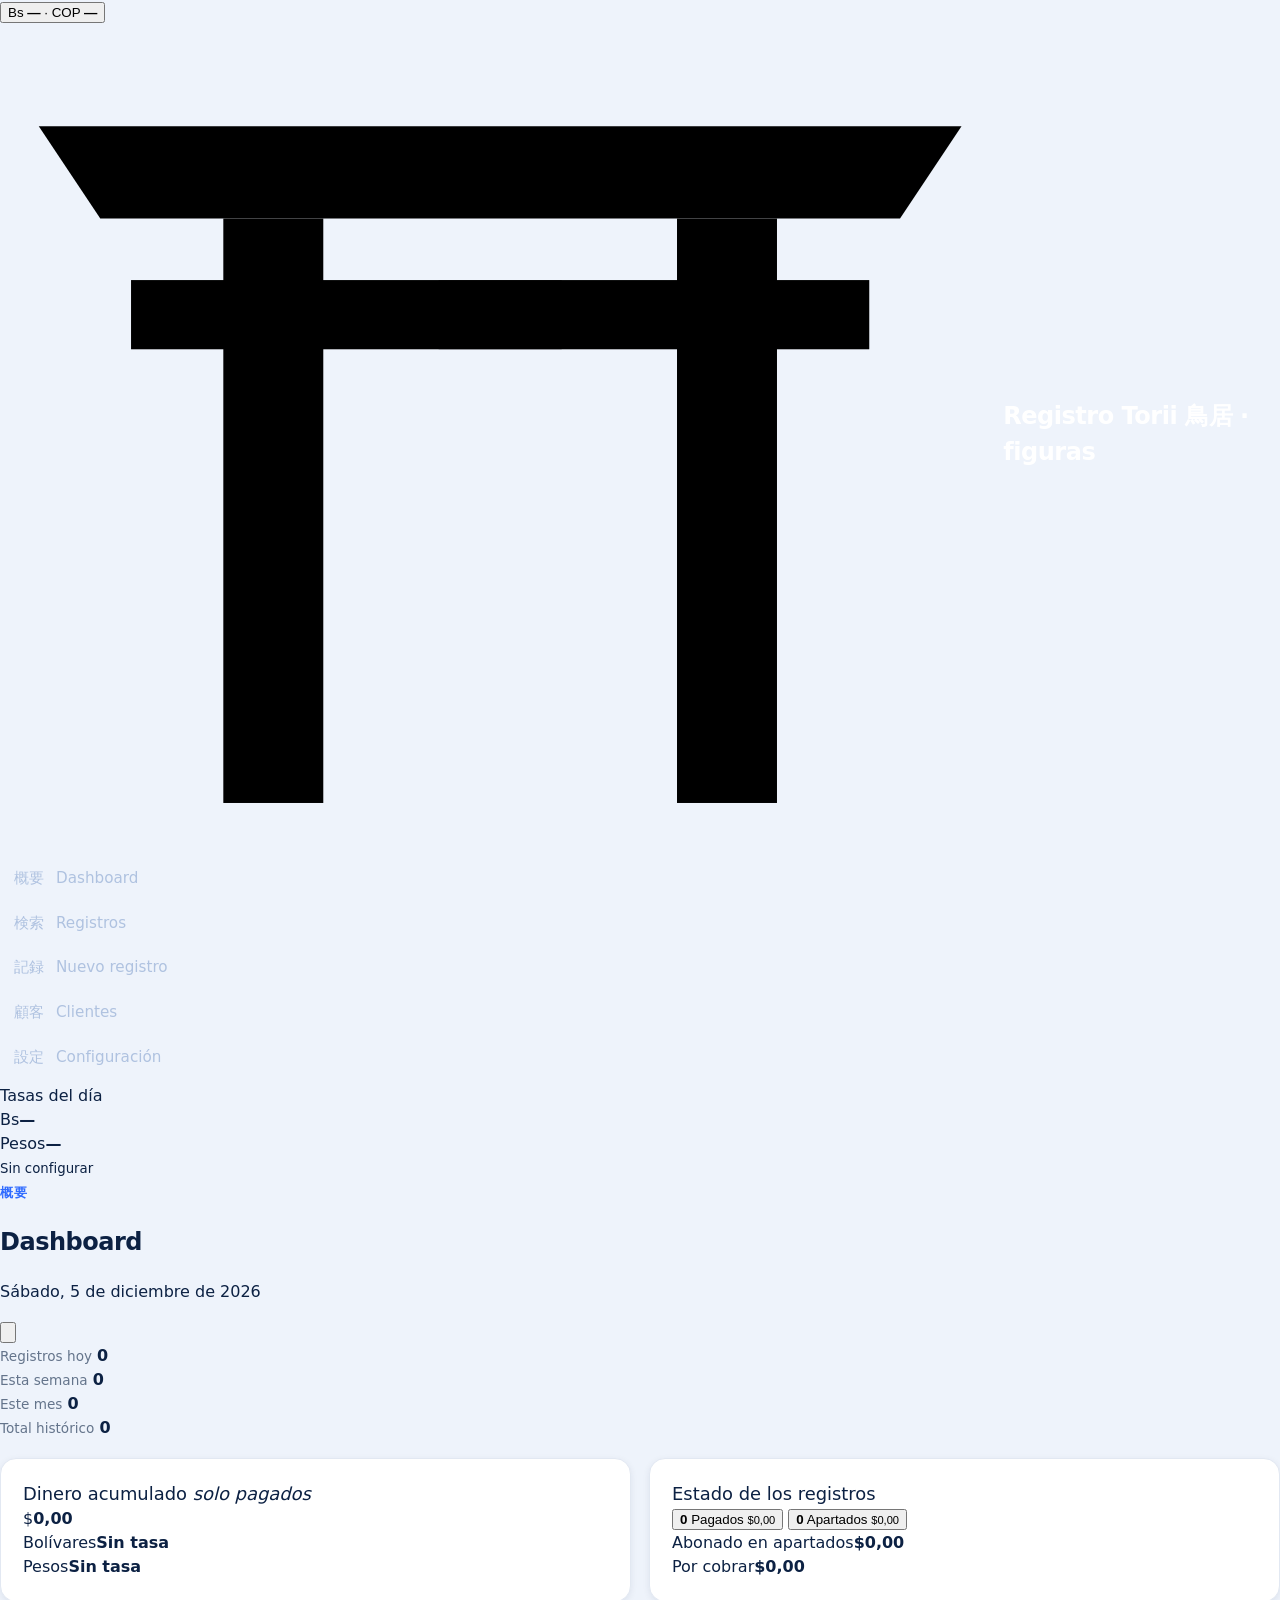
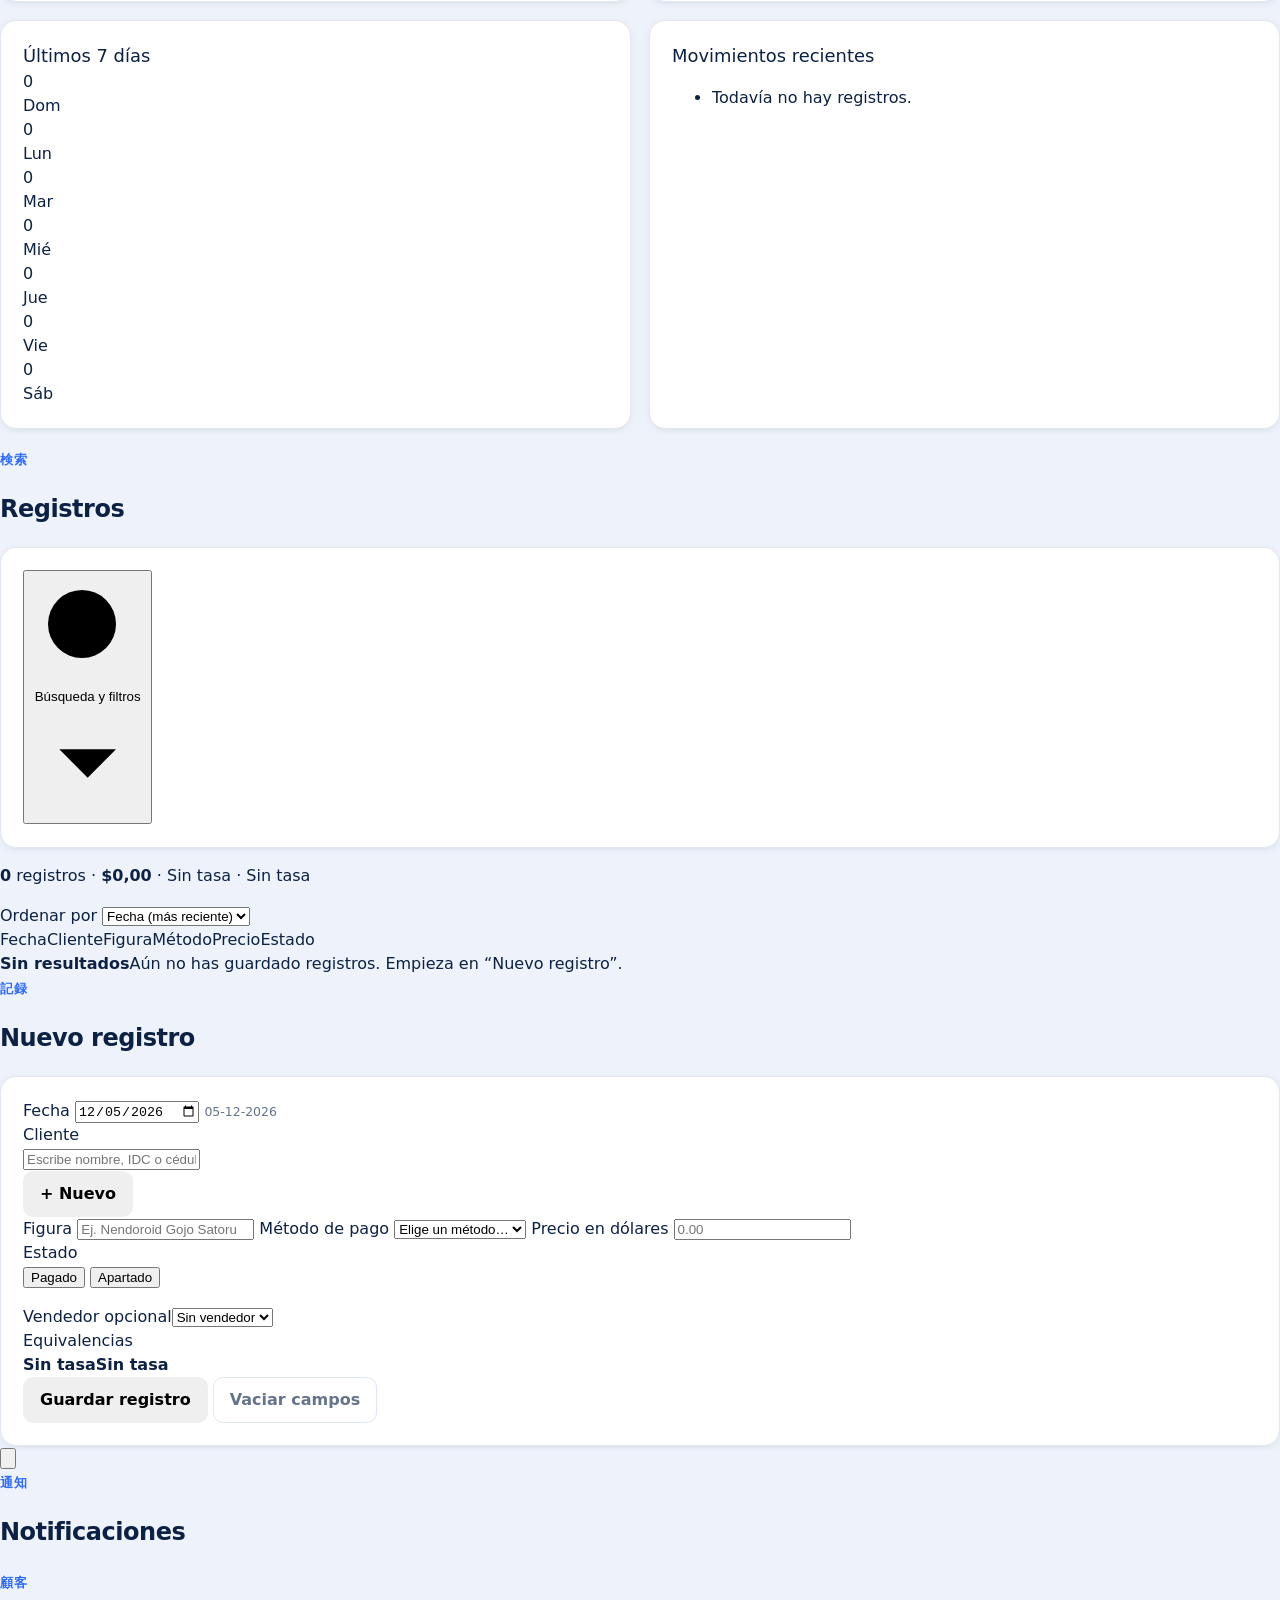
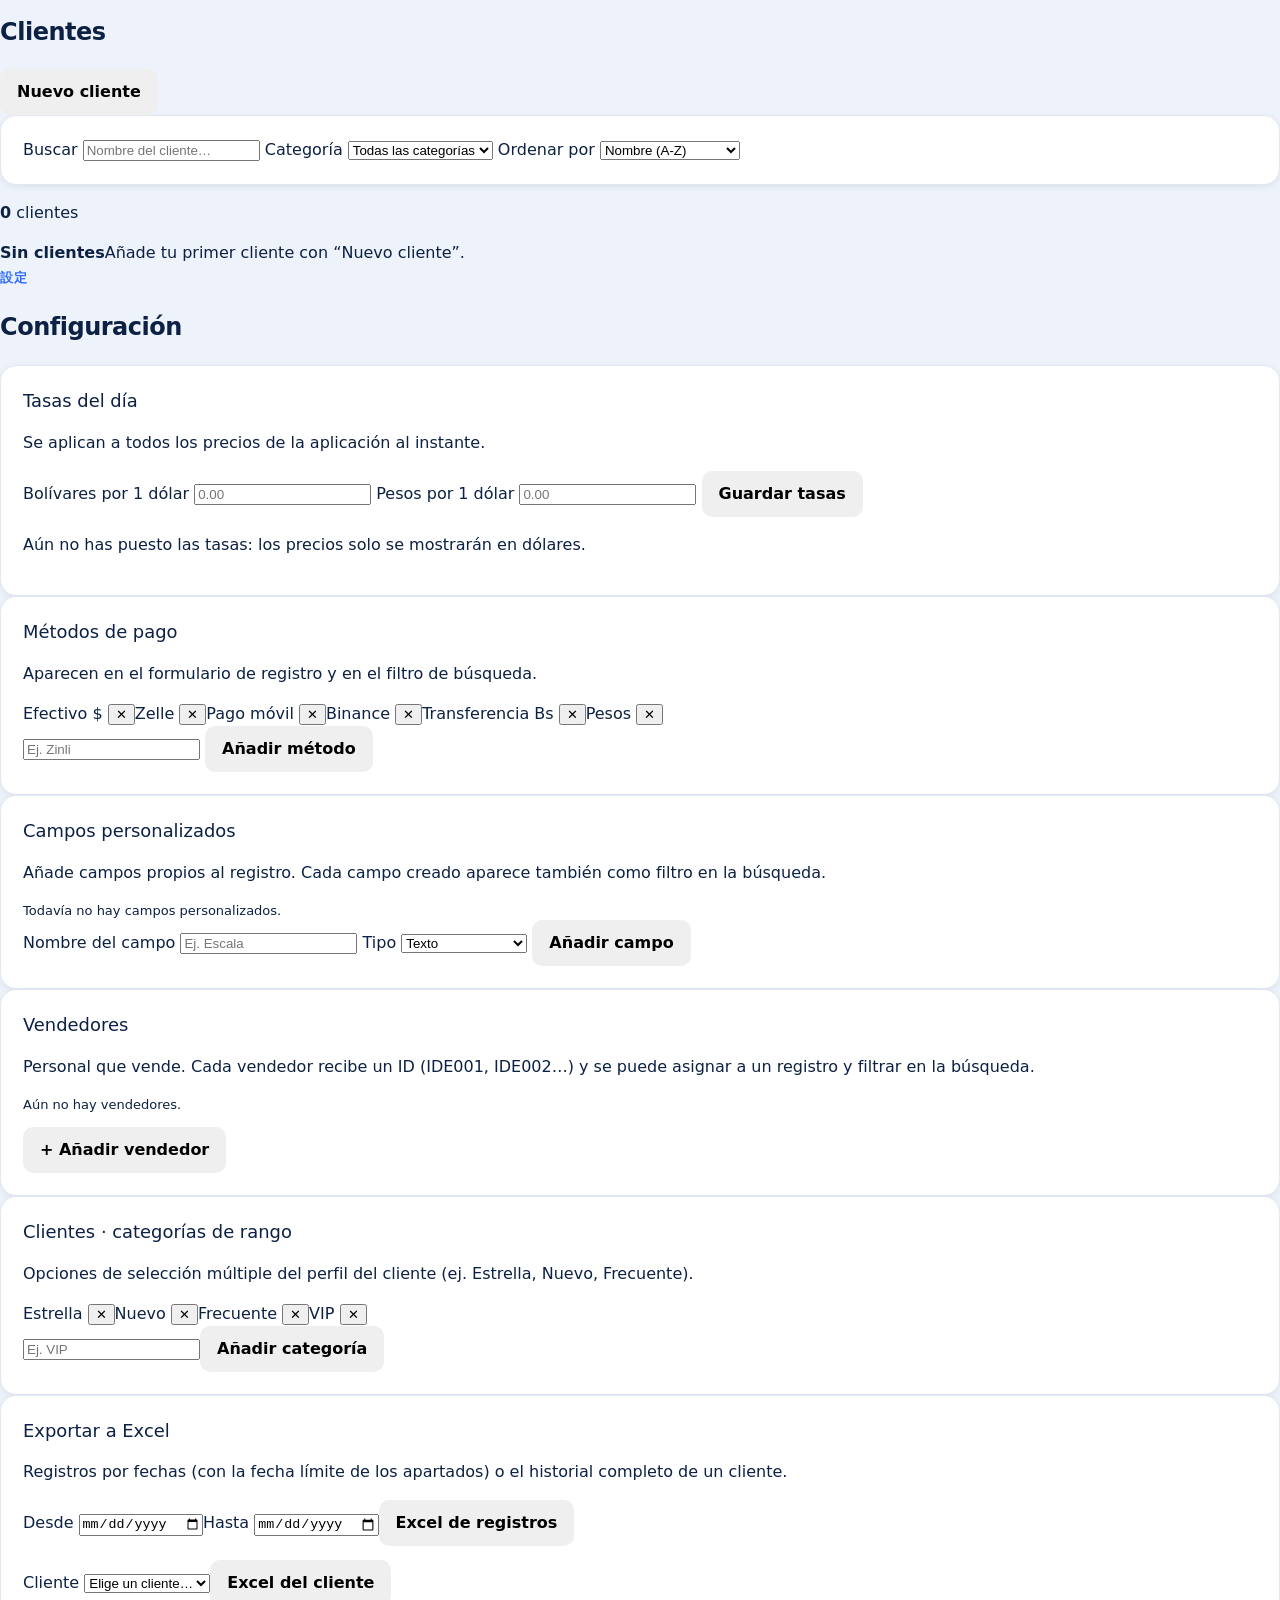
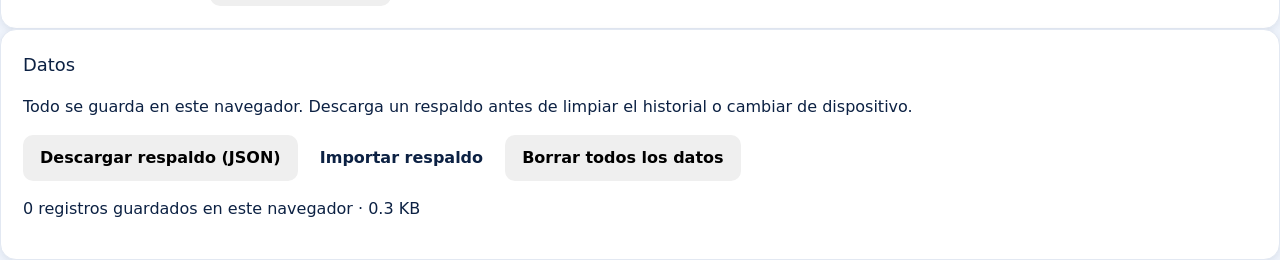
<file: index.html>
<!DOCTYPE html>
<html lang="es">
<head>
<meta charset="UTF-8">
<meta name="viewport" content="width=device-width, initial-scale=1, viewport-fit=cover">
<title>Registro Torii</title>
<meta name="description" content="Registro de figuras: ventas, apartados y tasas del día.">
<meta name="theme-color" content="#0B0B0C">
<link rel="manifest" href="./manifest.json">
<meta name="mobile-web-app-capable" content="yes">
<meta name="apple-mobile-web-app-capable" content="yes">
<meta name="apple-mobile-web-app-status-bar-style" content="black">
<meta name="apple-mobile-web-app-title" content="Torii">
<link rel="apple-touch-icon" href="./apple-touch-icon.png">
<link rel="preconnect" href="https://fonts.googleapis.com">
<link rel="preconnect" href="https://fonts.gstatic.com" crossorigin>
<link href="https://fonts.googleapis.com/css2?family=Shippori+Mincho+B1:wght@500;700&family=Zen+Kaku+Gothic+New:wght@400;500;700&family=JetBrains+Mono:wght@400;700&display=swap" rel="stylesheet">
<link rel="stylesheet" href="styles.css">
<link rel="icon" href="data:image/svg+xml,<svg xmlns='http://www.w3.org/2000/svg' viewBox='0 0 32 32'><rect width='32' height='32' fill='%230B0B0C'/><g fill='%23BC002D'><rect x='3' y='6' width='26' height='3'/><rect x='5' y='11' width='22' height='2.5'/><rect x='8' y='9' width='3.5' height='18'/><rect x='20.5' y='9' width='3.5' height='18'/></g></svg>">
</head>
<body>

<button type="button" class="tasa-chip" id="chipTasa" title="Editar tasa del día">Bs <b id="chipBs">—</b> · COP <b id="chipPeso">—</b></button>

<div class="app">

  <!-- ============ NAVEGACIÓN ============ -->
  <aside class="nav">
    <div class="brand">
      <svg class="torii" viewBox="0 0 64 52" aria-hidden="true">
        <path d="M2 6h60l-4 6H6z"/>
        <rect x="8" y="16" width="48" height="4.5"/>
        <rect x="14" y="12" width="6.5" height="38"/>
        <rect x="43.5" y="12" width="6.5" height="38"/>
        <rect x="28" y="16" width="8" height="4.5" opacity=".55"/>
      </svg>
      <div class="brand-text">
        <span class="brand-name">Registro Torii</span>
        <span class="brand-sub">鳥居 · figuras</span>
      </div>
      <span class="chip-offline" id="estadoRed" hidden>Sin conexión</span>
    </div>

    <nav class="nav-list" role="tablist">
      <button class="nav-item is-active" data-vista="dashboard" role="tab"><span class="kanji">概要</span> Dashboard</button>
      <button class="nav-item" data-vista="lista" role="tab"><span class="kanji">検索</span> Registros</button>
      <button class="nav-item" data-vista="registro" role="tab"><span class="kanji">記録</span> Nuevo registro</button>
      <button class="nav-item" data-vista="clientes" role="tab"><span class="kanji">顧客</span> Clientes</button>
      <button class="nav-item" data-vista="config" role="tab"><span class="kanji">設定</span> Configuración</button>
    </nav>

    <div class="nav-rates" id="btnTasas" role="button" tabindex="0" title="Toca para cambiar las tasas">
      <span class="nav-rates-title">Tasas del día</span>
      <div class="nav-rate"><span>Bs</span><b id="navTasaBs">—</b></div>
      <div class="nav-rate"><span>Pesos</span><b id="navTasaPeso">—</b></div>
      <small id="navTasaFecha">Sin configurar</small>
    </div>
  </aside>

  <!-- ============ CONTENIDO ============ -->
  <main class="main">

    <!-- ---------- DASHBOARD ---------- -->
    <section class="vista is-active" id="vista-dashboard">
      <header class="head">
        <div>
          <span class="eyebrow">概要</span>
          <h1>Dashboard</h1>
        </div>
        <div class="head-der"><p class="head-note" id="fechaHoy"></p><button class="campana" id="btnCampana" aria-label="Notificaciones"><svg viewBox="0 0 24 24" aria-hidden="true"><path d="M6 17V11a6 6 0 1 1 12 0v6l1.5 2h-15zM10 21a2 2 0 0 0 4 0"/></svg><span class="cnt" id="cntNotif" hidden>0</span></button></div>
      </header>

      <div class="stat-row">
        <article class="stat">
          <span class="stat-label">Registros hoy</span>
          <b class="stat-num" id="kpiHoy">0</b>
        </article>
        <article class="stat">
          <span class="stat-label">Esta semana</span>
          <b class="stat-num" id="kpiSemana">0</b>
        </article>
        <article class="stat">
          <span class="stat-label">Este mes</span>
          <b class="stat-num" id="kpiMes">0</b>
        </article>
        <article class="stat">
          <span class="stat-label">Total histórico</span>
          <b class="stat-num" id="kpiTotal">0</b>
        </article>
      </div>

      <div class="grid-2">
        <article class="card money-card">
          <span class="card-title">Dinero acumulado <em>solo pagados</em></span>
          <div class="money-usd"><span>$</span><b id="dineroUsd">0,00</b></div>
          <div class="money-alt">
            <div><span>Bolívares</span><b id="dineroBs">—</b></div>
            <div><span>Pesos</span><b id="dineroPeso">—</b></div>
          </div>
        </article>

        <article class="card">
          <span class="card-title">Estado de los registros</span>
          <div class="estado-split">
            <button type="button" class="estado-box pagado" data-ir="pagado">
              <b id="kpiPagados">0</b>
              <span>Pagados</span>
              <small id="kpiPagadosMonto">$0,00</small>
            </button>
            <button type="button" class="estado-box apartado" data-ir="apartado">
              <b id="kpiApartados">0</b>
              <span>Apartados</span>
              <small id="kpiApartadosMonto">$0,00</small>
            </button>
          </div>
          <div class="mini-rows">
            <div class="mini-row"><span>Abonado en apartados</span><b id="kpiAbonado">$0,00</b></div>
            <div class="mini-row"><span>Por cobrar</span><b id="kpiPorCobrar" class="rojo">$0,00</b></div>
          </div>
        </article>
      </div>

      <div class="grid-2">
        <article class="card">
          <span class="card-title">Últimos 7 días</span>
          <div class="chart" id="chart7"></div>
        </article>

        <article class="card">
          <span class="card-title">Movimientos recientes</span>
          <ul class="recientes" id="recientes"></ul>
        </article>
      </div>
    </section>

    <!-- ---------- LISTA / BÚSQUEDA ---------- -->
    <section class="vista" id="vista-lista">
      <header class="head">
        <div>
          <span class="eyebrow">検索</span>
          <h1>Registros</h1>
        </div>
      </header>

      <div class="card filtros" id="panelFiltros">
        <div class="filtros-barra">
          <button class="filtros-toggle" id="btnFiltros" aria-expanded="false" aria-controls="filtrosCuerpo">
            <svg class="ico-lupa" viewBox="0 0 20 20" aria-hidden="true"><circle cx="9" cy="9" r="6"/><line x1="13.4" y1="13.4" x2="18" y2="18"/></svg>
            <span class="ft-txt" id="ftTexto">Búsqueda y filtros</span>
            <span class="filtros-activos" id="contadorFiltros" hidden>0</span>
            <svg class="chevron" viewBox="0 0 20 20" aria-hidden="true"><polyline points="5,8 10,13 15,8"/></svg>
          </button>
          <button class="btn btn-ghost btn-mini" id="btnLimpiar" hidden>Limpiar</button>
        </div>

        <div class="filtros-cuerpo" id="filtrosCuerpo" hidden>
        <div class="chips" id="chipsFecha">
          <button class="chip is-active" data-rango="todo">Todo</button>
          <button class="chip" data-rango="hoy">Hoy</button>
          <button class="chip" data-rango="semana">Esta semana</button>
          <button class="chip" data-rango="mes">Este mes</button>
          <button class="chip" data-rango="custom">Personalizado</button>
        </div>

        <div class="rango-custom" id="rangoCustom" hidden>
          <label>Desde <input type="date" id="fDesde"></label>
          <label>Hasta <input type="date" id="fHasta"></label>
        </div>

        <div class="filtros-grid">
          <label>Cliente (nombre o IDC) <input type="text" id="fNombre" list="dlClientes" placeholder="Escribe o elige: Ana Pérez IDC00001"></label>
          <label>Figura <input type="text" id="fFigura" placeholder="Buscar figura…"></label>
          <label>Estado
            <select id="fEstado">
              <option value="">Todos</option>
              <option value="pagado">Pagado</option>
              <option value="apartado">Apartado</option>
            </select>
          </label>
          <label>Método de pago <select id="fMetodo"></select></label>
          <label>Vendedor <select id="fVendedor"></select></label>
          <label>Precio desde <input type="number" id="fPrecioMin" min="0" step="0.01" placeholder="$ mín."></label>
          <label>Precio hasta <input type="number" id="fPrecioMax" min="0" step="0.01" placeholder="$ máx."></label>
        </div>

        <div class="filtros-grid" id="filtrosExtra"></div>

        </div>
      </div>

      <div class="lista-barra">
        <p class="resumen-busqueda" id="resumenBusqueda"></p>
        <label class="orden">Ordenar por
          <select id="fOrden">
            <option value="fecha-desc">Fecha (más reciente)</option>
            <option value="fecha-asc">Fecha (más antigua)</option>
            <option value="precio-desc">Precio (mayor)</option>
            <option value="precio-asc">Precio (menor)</option>
            <option value="nombre-asc">Cliente (A-Z)</option>
          </select>
        </label>
      </div>

      <div class="lista-head">
        <span>Fecha</span><span>Cliente</span><span>Figura</span><span>Método</span><span class="ta-r">Precio</span><span>Estado</span>
      </div>
      <div id="lista" class="lista"></div>
    </section>

    <!-- ---------- REGISTRO ---------- -->
    <section class="vista" id="vista-registro">
      <header class="head">
        <div>
          <span class="eyebrow">記録</span>
          <h1 id="tituloRegistro">Nuevo registro</h1>
        </div>
        <button class="btn btn-ghost" id="btnCancelarEdicion" hidden>Cancelar edición</button>
      </header>

      <form class="card form" id="formRegistro" autocomplete="off">
        <div class="form-grid">
          <label>Fecha <input type="date" id="rFecha" required>
            <small class="hint" id="rFechaHint">—</small>
          </label>
          <div class="campo"><span class="campo-label">Cliente</span><div class="fila-cli">
            <div class="combo">
              <input type="text" id="rClienteTxt" role="combobox" aria-expanded="false" aria-autocomplete="list" aria-controls="rClienteLista" placeholder="Escribe nombre, IDC o cédula…" autocomplete="off">
              <ul class="combo-lista" id="rClienteLista" role="listbox" hidden></ul>
              <input type="hidden" id="rCliente">
            </div>
            <button type="button" class="btn btn-linea" id="btnNuevoCli">+ Nuevo</button></div></div>
          <label>Figura <input type="text" id="rFigura" required placeholder="Ej. Nendoroid Gojo Satoru"></label>
          <label>Método de pago <select id="rMetodo" required></select></label>
          <label>Precio en dólares <input type="number" id="rPrecio" min="0" step="0.01" required placeholder="0.00"></label>
          <div class="campo">
            <span class="campo-label">Estado</span>
            <div class="segmented" id="rEstado">
              <button type="button" class="seg is-active" data-estado="pagado">Pagado</button>
              <button type="button" class="seg" data-estado="apartado">Apartado</button>
            </div>
          </div>
        </div>

        <div class="form-grid" style="margin-top:16px"><label>Vendedor <span class="opcional">opcional</span><select id="rVendedor"></select></label></div>
        <div id="camposExtra" class="form-grid"></div>
        <datalist id="dlClientes"></datalist>

        <div class="abono-inicial" id="abonoInicial" hidden>
          <p class="plazo" id="plazoBox"></p>
          <label>Abono inicial <span class="opcional">opcional</span>
            <input type="number" id="rAbono" min="0" step="0.01" placeholder="0.00">
          </label>
          <label>Fecha del aporte
            <input type="date" id="rAbonoFecha">
          </label>
          <label>Método de pago del aporte
            <select id="rAbonoMetodo"></select>
          </label>
          <label>Nota <span class="opcional">opcional</span>
            <input type="text" id="rNota" placeholder="Ej. abona el resto el 30">
          </label>
        </div>

        <div class="abono-inicial" id="vipBox" hidden>
          <p class="plazo" id="vipAviso">Cliente VIP: puedes ajustar estas fechas más allá de los 45 días.</p>
          <label id="vipCorte">Fecha de corte <span class="opcional">vacío = 45 días</span>
            <input type="date" id="rFechaLimite">
          </label>
          <label id="vipPago" hidden>Fecha de pago <span class="opcional">vacío = fecha del registro</span>
            <input type="date" id="rFechaPago">
          </label>
        </div>

        <div class="preview" id="previewPrecio">
          <span>Equivalencias</span>
          <div><b id="prevBs">Bs —</b><b id="prevPeso">$ — COP</b></div>
        </div>

        <div class="form-acciones">
          <button type="submit" class="btn btn-rojo" id="btnGuardar">Guardar registro</button>
          <button type="button" class="btn btn-ghost" id="btnVaciar">Vaciar campos</button>
        </div>
      </form>
    </section>

    <!-- ---------- NOTIFICACIONES ---------- -->
    <section class="vista" id="vista-notif">
      <header class="head head-notif">
        <button class="volver" id="btnVolverNotif" aria-label="Volver a inicio"><svg viewBox="0 0 20 20" aria-hidden="true"><polyline points="12,4 6,10 12,16"/></svg></button>
        <div><span class="eyebrow">通知</span><h1>Notificaciones</h1></div>
        <p class="head-note" id="fechaNotif"></p>
      </header>
      <div id="listaNotif" class="lista"></div>
    </section>

    <!-- ---------- CLIENTES ---------- -->
    <section class="vista" id="vista-clientes">
      <header class="head">
        <div><span class="eyebrow">顧客</span><h1>Clientes</h1></div>
        <button class="btn btn-rojo" id="btnNuevoCliente">Nuevo cliente</button>
      </header>
      <div class="card filtros-cli">
        <label>Buscar <input type="text" id="cBuscar" placeholder="Nombre del cliente…"></label>
        <label>Categoría <select id="cCategoria"></select></label>
        <label>Ordenar por <select id="cOrden"><option value="nombre">Nombre (A-Z)</option><option value="compras">Más registros</option><option value="primera">Cliente más antiguo</option></select></label>
      </div>
      <p class="resumen-busqueda" id="resumenClientes"></p>
      <div id="listaClientes" class="clientes-grid"></div>
    </section>

    <!-- ---------- CONFIGURACIÓN ---------- -->
    <section class="vista" id="vista-config">
      <header class="head">
        <div>
          <span class="eyebrow">設定</span>
          <h1>Configuración</h1>
        </div>
      </header>

      <article class="card">
        <span class="card-title">Tasas del día</span>
        <p class="card-desc">Se aplican a todos los precios de la aplicación al instante.</p>
        <form class="tasas-form" id="formTasas">
          <label>Bolívares por 1 dólar <input type="number" id="cTasaBs" min="0" step="0.0001" placeholder="0.00"></label>
          <label>Pesos por 1 dólar <input type="number" id="cTasaPeso" min="0" step="0.0001" placeholder="0.00"></label>
          <button class="btn btn-rojo" type="submit">Guardar tasas</button>
        </form>
        <p class="tasa-ejemplo" id="tasaEjemplo"></p>
      </article>

      <article class="card">
        <span class="card-title">Métodos de pago</span>
        <p class="card-desc">Aparecen en el formulario de registro y en el filtro de búsqueda.</p>
        <div class="tags" id="listaMetodos"></div>
        <form class="inline-form" id="formMetodo">
          <input type="text" id="nuevoMetodo" placeholder="Ej. Zinli" required>
          <button class="btn btn-linea" type="submit">Añadir método</button>
        </form>
      </article>

      <article class="card">
        <span class="card-title">Campos personalizados</span>
        <p class="card-desc">Añade campos propios al registro. Cada campo creado aparece también como filtro en la búsqueda.</p>
        <div id="listaCampos" class="campos-lista"></div>
        <form class="campo-form" id="formCampo">
          <label>Nombre del campo <input type="text" id="cCampoNombre" placeholder="Ej. Escala" required></label>
          <label>Tipo
            <select id="cCampoTipo">
              <option value="texto">Texto</option>
              <option value="numero">Número</option>
              <option value="lista">Lista de opciones</option>
              <option value="fecha">Fecha</option>
            </select>
          </label>
          <label id="wrapOpciones" hidden>Opciones separadas por coma <input type="text" id="cCampoOpciones" placeholder="Ej. 1/7, 1/8, Nendoroid"></label>
          <button class="btn btn-linea" type="submit">Añadir campo</button>
        </form>
      </article>

      <article class="card">
        <span class="card-title">Vendedores</span>
        <p class="card-desc">Personal que vende. Cada vendedor recibe un ID (IDE001, IDE002…) y se puede asignar a un registro y filtrar en la búsqueda.</p>
        <div id="listaVendedores" class="campos-lista"></div>
        <button class="btn btn-linea" id="btnNuevoVendedor" type="button">+ Añadir vendedor</button>
      </article>

      <article class="card">
        <span class="card-title">Clientes · categorías de rango</span>
        <p class="card-desc">Opciones de selección múltiple del perfil del cliente (ej. Estrella, Nuevo, Frecuente).</p>
        <div class="tags" id="listaCategorias"></div>
        <form class="inline-form" id="formCategoria"><input type="text" id="nuevaCategoria" placeholder="Ej. VIP" required><button class="btn btn-linea" type="submit">Añadir categoría</button></form>
      </article>

      <article class="card">
        <span class="card-title">Exportar a Excel</span>
        <p class="card-desc">Registros por fechas (con la fecha límite de los apartados) o el historial completo de un cliente.</p>
        <div class="tasas-form"><label>Desde <input type="date" id="xDesde"></label><label>Hasta <input type="date" id="xHasta"></label><button class="btn btn-rojo" id="btnXRegistros" type="button">Excel de registros</button></div>
        <div class="tasas-form" style="margin-top:14px"><label style="grid-column:1 / 3">Cliente <select id="xCliente"></select></label><button class="btn btn-rojo" id="btnXCliente" type="button">Excel del cliente</button></div>
      </article>

      <article class="card">
        <span class="card-title">Datos</span>
        <p class="card-desc">Todo se guarda en este navegador. Descarga un respaldo antes de limpiar el historial o cambiar de dispositivo.</p>
        <div class="acciones-datos">
          <button class="btn btn-linea" id="btnExportar">Descargar respaldo (JSON)</button>
          <label class="btn btn-linea file-btn">Importar respaldo<input type="file" id="inputImportar" accept="application/json,.json" hidden></label>
          <button class="btn btn-peligro" id="btnBorrarTodo">Borrar todos los datos</button>
        </div>
        <p class="card-desc" id="infoAlmacen"></p>
      </article>
    </section>

  </main>
</div>

<!-- ============ NAV MÓVIL ============ -->
<nav class="tabbar">
  <button class="tab is-active" data-vista="dashboard"><span class="kanji">概要</span>Inicio</button>
  <button class="tab" data-vista="lista"><span class="kanji">検索</span>Registros</button>
  <button class="tab" data-vista="registro"><span class="kanji">記録</span>Nuevo</button>
  <button class="tab" data-vista="clientes"><span class="kanji">顧客</span>Clientes</button>
  <button class="tab" data-vista="config"><span class="kanji">設定</span>Ajustes</button>
</nav>

<!-- ============ DETALLE ============ -->
<div class="modal" id="modal" hidden>
  <div class="modal-fondo" data-cerrar></div>
  <div class="modal-caja" role="dialog" aria-modal="true" aria-labelledby="mFigura">
    <button class="modal-x" data-cerrar aria-label="Cerrar">✕</button>
    <div id="modalContenido"></div>
  </div>
</div>

<div class="toasts" id="toasts"></div>

<script src="excel.js"></script>
<script src="clientes.js"></script>
<script src="app.js"></script>
</body>
</html>
</file>
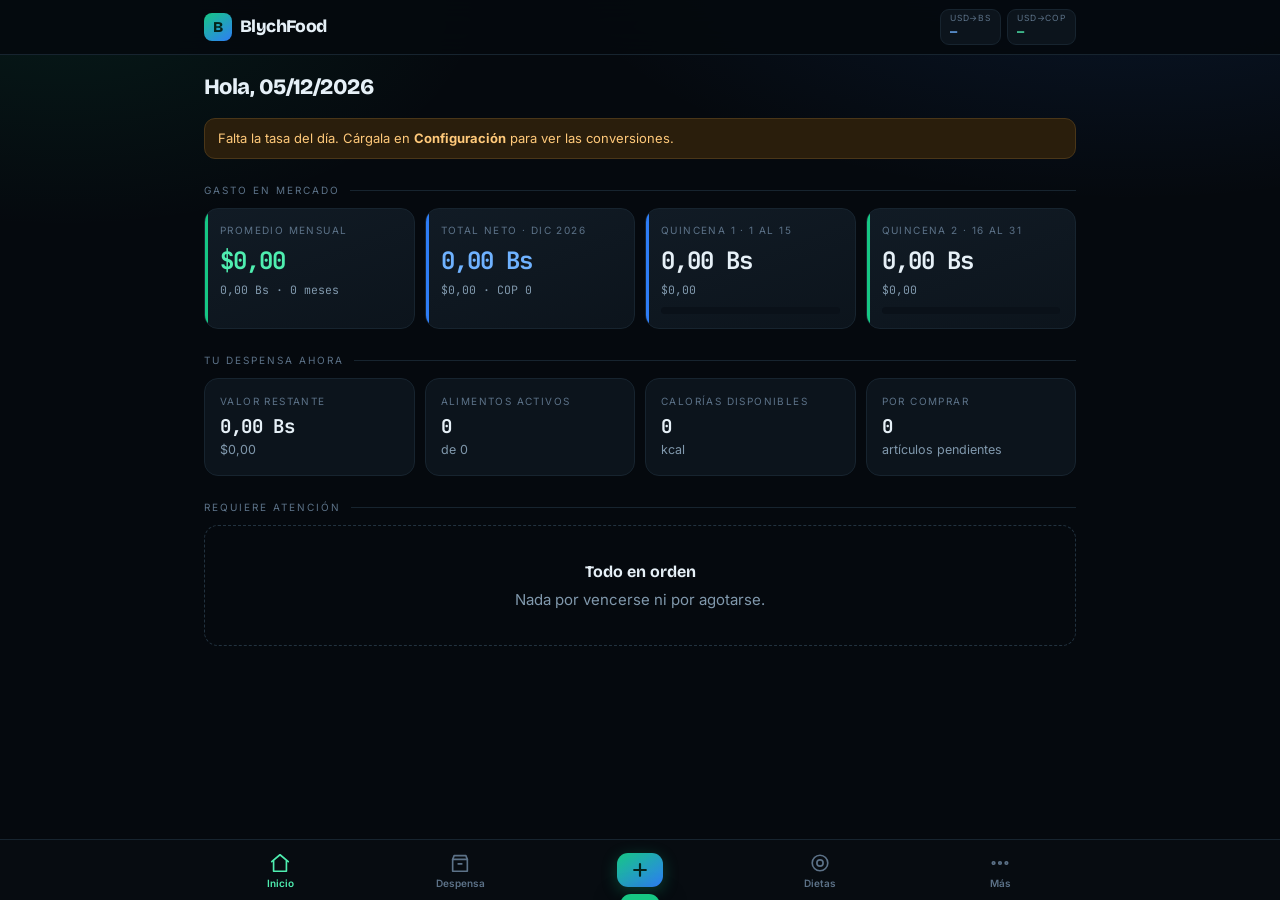
<file: BlychFood/index.html>
<!doctype html>
<html lang="es">
<head>
<meta charset="utf-8">
<meta name="viewport" content="width=device-width,initial-scale=1,viewport-fit=cover,user-scalable=no">
<title>BlychFood</title>
<meta name="description" content="Control de gastos de mercado, despensa y alimentación.">
<meta name="theme-color" content="#05090E">
<meta name="apple-mobile-web-app-capable" content="yes">
<meta name="apple-mobile-web-app-status-bar-style" content="black-translucent">
<meta name="apple-mobile-web-app-title" content="BlychFood">
<link rel="manifest" href="./manifest.webmanifest">
<link rel="apple-touch-icon" href="./icon-192.png">
<link rel="icon" href="./icon-192.png">
<link rel="preconnect" href="https://fonts.googleapis.com">
<link rel="preconnect" href="https://fonts.gstatic.com" crossorigin>
<link href="https://fonts.googleapis.com/css2?family=Bricolage+Grotesque:opsz,wght@12..96,600;12..96,800&family=Inter:wght@400;500;600&family=JetBrains+Mono:wght@500;700&display=swap" rel="stylesheet">
<style>
:root{
  --bg:#05090E; --bg-2:#0A1119; --surf:#0C141C; --surf-2:#111B25; --line:#17242F; --line-2:#22323F;
  --txt:#E6F0F7; --dim:#8098AC; --dim-2:#5C7288;
  --blue:#2E7DF6; --blue-l:#6FB2FF; --blue-d:#123763;
  --green:#16C784; --green-l:#4FEEB0; --green-d:#0B4433;
  --red:#FF4757; --orange:#FFA132; --purple:#A97BFF;
  --r:14px; --mono:"JetBrains Mono",ui-monospace,monospace;
  --nav:calc(60px + env(safe-area-inset-bottom));
}
*{box-sizing:border-box;-webkit-tap-highlight-color:transparent}
html,body{margin:0;padding:0;overscroll-behavior-y:contain}
body{
  background:var(--bg); color:var(--txt);
  font-family:"Inter",system-ui,-apple-system,sans-serif; font-size:15px; line-height:1.5;
  -webkit-font-smoothing:antialiased;
  background-image:radial-gradient(900px 420px at 88% -8%, rgba(46,125,246,.13), transparent 65%),
                   radial-gradient(700px 380px at 5% 0%, rgba(22,199,132,.09), transparent 60%);
  background-attachment:fixed;
}
h1,h2,h3{font-family:"Bricolage Grotesque","Inter",sans-serif;font-weight:800;letter-spacing:-.025em;margin:0}
.num{font-family:var(--mono);font-variant-numeric:tabular-nums;letter-spacing:-.02em}
a{color:var(--blue-l)}
::-webkit-scrollbar{height:5px;width:6px}::-webkit-scrollbar-thumb{background:var(--line-2);border-radius:4px}

/* ── Cabecera ── */
header{position:sticky;top:0;z-index:30;background:rgba(5,9,14,.9);backdrop-filter:blur(16px);border-bottom:1px solid var(--line);padding-top:env(safe-area-inset-top)}
.hbar{max-width:900px;margin:0 auto;padding:9px 14px;display:flex;align-items:center;gap:10px}
.brand{display:flex;align-items:center;gap:8px;margin-right:auto;min-width:0}
.mark{width:28px;height:28px;border-radius:8px;background:linear-gradient(145deg,var(--green),var(--blue));display:grid;place-items:center;font:800 15px "Bricolage Grotesque",sans-serif;color:#04231A;flex-shrink:0}
.brand b{font-family:"Bricolage Grotesque",sans-serif;font-weight:800;font-size:17.5px;letter-spacing:-.035em;white-space:nowrap}
.rates{display:flex;gap:6px}
.rate{background:var(--surf);border:1px solid var(--line);border-radius:9px;padding:4px 9px;line-height:1.1;cursor:pointer}
.rate i{display:block;font-style:normal;font-size:8.5px;text-transform:uppercase;letter-spacing:.1em;color:var(--dim-2)}
.rate b{font-family:var(--mono);font-size:12px;font-weight:700;color:var(--green-l)}
.rate.b b{color:var(--blue-l)}

main{max-width:900px;margin:0 auto;padding:16px 14px calc(var(--nav) + 26px)}
.view{animation:in .25s ease both}
@keyframes in{from{opacity:0;transform:translateY(6px)}to{opacity:1;transform:none}}
@keyframes up{from{transform:translateY(100%)}to{transform:none}}
@media (prefers-reduced-motion:reduce){*{animation:none!important;transition:none!important}}
h2.vt{font-size:22px;margin-bottom:14px}

/* ── Nav inferior ── */
#nav{position:fixed;left:0;right:0;bottom:0;z-index:40;background:rgba(8,13,19,.94);backdrop-filter:blur(18px);border-top:1px solid var(--line);padding-bottom:env(safe-area-inset-bottom)}
.navin{max-width:900px;margin:0 auto;display:grid;grid-template-columns:repeat(5,1fr);height:60px}
.nb{background:none;border:0;color:var(--dim-2);display:flex;flex-direction:column;align-items:center;justify-content:center;gap:3px;font:600 10px "Inter",sans-serif;cursor:pointer;transition:color .15s;padding:0}
.nb svg{width:22px;height:22px;stroke:currentColor;fill:none;stroke-width:1.8;stroke-linecap:round;stroke-linejoin:round}
.nb[aria-current="true"]{color:var(--green-l)}
.nb.plus{color:#04231A}
.nb.plus span{width:46px;height:34px;border-radius:11px;background:linear-gradient(145deg,var(--green),var(--blue));display:grid;place-items:center;box-shadow:0 4px 16px rgba(22,199,132,.28)}
.nb.plus svg{stroke-width:2.6;width:20px;height:20px}
.nb:focus-visible,button:focus-visible,input:focus-visible,select:focus-visible,textarea:focus-visible,summary:focus-visible{outline:2px solid var(--blue-l);outline-offset:2px}

/* ── Hoja inferior ── */
.sheet{position:fixed;inset:0;z-index:60;display:flex;align-items:flex-end}
.sheet[hidden]{display:none}
.sheet-bg{position:absolute;inset:0;background:rgba(0,0,0,.62);backdrop-filter:blur(3px)}
.sheet-card{position:relative;width:100%;max-width:900px;margin:0 auto;background:var(--surf);border:1px solid var(--line);border-bottom:0;border-radius:20px 20px 0 0;padding:8px 16px calc(20px + env(safe-area-inset-bottom));animation:up .28s cubic-bezier(.2,.8,.3,1) both;max-height:86vh;overflow:auto}
.grab{width:38px;height:4px;border-radius:9px;background:var(--line-2);margin:6px auto 14px}
.mgrid{display:grid;grid-template-columns:repeat(auto-fit,minmax(140px,1fr));gap:9px}
.mi{background:var(--bg-2);border:1px solid var(--line-2);border-radius:12px;padding:13px;text-align:left;cursor:pointer;color:var(--txt);font:600 14px "Inter",sans-serif}
.mi small{display:block;font-weight:400;font-size:11.5px;color:var(--dim);margin-top:2px}
.mi:hover{border-color:var(--green-d)}
.mi[aria-current="true"]{border-color:var(--green);background:#08281F}

/* ── Bloques ── */
.eyebrow{font-size:10px;text-transform:uppercase;letter-spacing:.2em;color:var(--dim-2);margin:24px 0 10px;display:flex;align-items:center;gap:10px}
.eyebrow::after{content:"";flex:1;height:1px;background:var(--line)}
.eyebrow:first-child{margin-top:0}
.card{background:var(--surf);border:1px solid var(--line);border-radius:var(--r);padding:15px}
.grid{display:grid;gap:10px}
.g2{grid-template-columns:repeat(auto-fit,minmax(210px,1fr))}
.g3{grid-template-columns:repeat(auto-fit,minmax(165px,1fr))}
.g4{grid-template-columns:repeat(auto-fit,minmax(140px,1fr))}
.kpi{background:linear-gradient(160deg,var(--surf-2),var(--surf));border:1px solid var(--line);border-radius:var(--r);padding:14px 15px;position:relative;overflow:hidden}
.kpi::before{content:"";position:absolute;inset:0 auto 0 0;width:3px;background:var(--blue)}
.kpi.gr::before{background:var(--green)}
.kpi.rd::before{background:var(--red)}
.lbl{font-size:10px;text-transform:uppercase;letter-spacing:.14em;color:var(--dim-2)}
.kpi .big{font-family:var(--mono);font-weight:700;font-size:24px;letter-spacing:-.04em;margin:5px 0 2px}
.kpi .big.gr{color:var(--green-l)}.kpi .big.bl{color:var(--blue-l)}.kpi .big.rd{color:var(--red)}
.kpi .sub{font-size:11.5px;color:var(--dim);font-family:var(--mono)}
.qbar{margin-top:8px;height:7px;border-radius:99px;background:var(--bg-2);overflow:hidden}
.qbar i{display:block;height:100%;border-radius:99px;background:linear-gradient(90deg,var(--blue),var(--green))}
.bar{height:8px;background:var(--bg-2);border-radius:99px;overflow:hidden;margin-top:6px}
.bar i{display:block;height:100%;background:var(--blue);border-radius:99px}
.bar i.ok{background:var(--green)}.bar i.over{background:var(--red)}.bar i.warn{background:var(--orange)}

/* ── Formularios ── */
label{display:block;font-size:10.5px;text-transform:uppercase;letter-spacing:.1em;color:var(--dim);margin:0 0 5px}
input,select,textarea{width:100%;background:var(--bg-2);border:1px solid var(--line-2);color:var(--txt);border-radius:11px;padding:11px;font:500 16px "Inter",sans-serif}
input[inputmode],input[type=number]{font-family:var(--mono)}
textarea{resize:vertical;min-height:62px}
input::placeholder,textarea::placeholder{color:var(--dim-2)}
input:focus,select:focus,textarea:focus{border-color:var(--blue)}
.f{margin-bottom:11px}
.btn{background:var(--blue);color:#fff;border:0;border-radius:11px;padding:11px 18px;font:600 14.5px "Inter",sans-serif;cursor:pointer;transition:filter .15s}
.btn:hover{filter:brightness(1.13)}
.btn.g{background:var(--green);color:#04231A}
.btn.o{background:transparent;border:1px solid var(--line-2);color:var(--txt)}
.btn.d{background:transparent;border:1px solid #4A2027;color:var(--red)}
.btn.sm{padding:7px 12px;font-size:13px;border-radius:9px}
.btn.full{width:100%}
.btns{display:flex;gap:8px;flex-wrap:wrap}

.chip{display:inline-flex;align-items:center;gap:6px;background:var(--bg-2);border:1px solid var(--line-2);border-radius:99px;padding:5px 11px;font-size:13px}
.chip button{background:none;border:0;color:var(--dim-2);cursor:pointer;font-size:16px;line-height:1;padding:0}
.chip button:hover{color:var(--red)}
.chips{display:flex;flex-wrap:wrap;gap:7px}
.badge{display:inline-block;font-size:9.5px;font-weight:600;text-transform:uppercase;letter-spacing:.07em;padding:3px 8px;border-radius:99px;border:1px solid}
.b-red{color:var(--red);border-color:#4A2027;background:#2A1116}
.b-org{color:var(--orange);border-color:#4A3618;background:#2A1E0C}
.b-pur{color:var(--purple);border-color:#3A2B57;background:#1E1730}
.b-grn{color:var(--green-l);border-color:var(--green-d);background:#08281F}
.b-blu{color:var(--blue-l);border-color:var(--blue-d);background:#0B1E36}

/* ── Tarjeta desplegable ── */
.item{background:var(--surf);border:1px solid var(--line);border-left:4px solid var(--green);border-radius:var(--r);margin-bottom:9px;overflow:hidden}
.item.s-rojo{border-left-color:var(--red)}.item.s-naranja{border-left-color:var(--orange)}
.item.s-morado{border-left-color:var(--purple)}.item.s-verde{border-left-color:var(--green)}
.item>summary{list-style:none;cursor:pointer;padding:12px 14px;display:flex;gap:11px;align-items:center}
.item>summary::-webkit-details-marker{display:none}
.item[open]>summary{border-bottom:1px solid var(--line)}
.it-main{flex:1;min-width:0}
.it-name{font-weight:600;font-size:14.5px;display:flex;align-items:center;gap:6px;flex-wrap:wrap}
.it-meta{font-size:11px;color:var(--dim);margin-top:3px;font-family:var(--mono)}
.it-right{text-align:right;flex-shrink:0}
.it-price{font-family:var(--mono);font-weight:700;font-size:14px}
.it-price small{display:block;font-size:10.5px;font-weight:500;color:var(--dim)}
.life{height:5px;background:var(--bg-2);border-radius:99px;margin-top:7px;overflow:hidden}
.life i{display:block;height:100%;border-radius:99px;background:var(--green)}
.s-rojo .life i{background:var(--red)}.s-naranja .life i{background:var(--orange)}.s-morado .life i{background:var(--purple)}
.detail{padding:13px 14px;background:var(--bg-2)}
.dl{display:grid;grid-template-columns:repeat(auto-fit,minmax(116px,1fr));gap:10px;margin-bottom:12px}
.dl div span{display:block;font-size:9.5px;text-transform:uppercase;letter-spacing:.1em;color:var(--dim-2)}
.dl div b{font-family:var(--mono);font-weight:700;font-size:13.5px}
.conv{display:flex;border:1px solid var(--line-2);border-radius:11px;overflow:hidden;margin-bottom:12px}
.conv div{flex:1;padding:8px 9px;border-right:1px solid var(--line-2)}
.conv div:last-child{border-right:0}
.conv span{display:block;font-size:9px;text-transform:uppercase;letter-spacing:.11em;color:var(--dim-2)}
.conv b{font-family:var(--mono);font-size:13.5px}

table{width:100%;border-collapse:collapse;font-size:13px}
th{text-align:left;font-size:9.5px;text-transform:uppercase;letter-spacing:.1em;color:var(--dim-2);font-weight:600;padding:7px 8px;border-bottom:1px solid var(--line);white-space:nowrap}
td{padding:9px 8px;border-bottom:1px solid var(--line);vertical-align:middle}
tr:last-child td{border-bottom:0}
td.n{font-family:var(--mono);font-variant-numeric:tabular-nums;white-space:nowrap}
.scroll{overflow-x:auto;-webkit-overflow-scrolling:touch}
tr.best td{background:#08281F}

details.panel{background:var(--surf);border:1px solid var(--line);border-radius:var(--r);margin-bottom:13px}
details.panel>summary{cursor:pointer;padding:12px 15px;font-weight:600;font-size:14px;display:flex;align-items:center;gap:8px;list-style:none}
details.panel>summary::-webkit-details-marker{display:none}
details.panel>summary::before{content:"▸";color:var(--green);transition:transform .18s;display:inline-block}
details.panel[open]>summary::before{transform:rotate(90deg)}
details.panel .body{padding:14px 15px 15px;border-top:1px solid var(--line)}

.empty{text-align:center;padding:34px 16px;border:1px dashed var(--line-2);border-radius:var(--r);color:var(--dim)}
.empty b{display:block;font-family:"Bricolage Grotesque",sans-serif;font-size:16px;color:var(--txt);margin-bottom:5px}
.muted{color:var(--dim);font-size:12.5px}
.warn{background:#2A1E0C;border:1px solid #4A3618;color:#FFC97A;border-radius:11px;padding:10px 13px;font-size:13px;margin-bottom:13px}
.alert{background:#2A1116;border:1px solid #4A2027;color:#FFB0B8;border-radius:11px;padding:10px 13px;font-size:13px;margin-bottom:13px}
hr{border:0;border-top:1px solid var(--line);margin:15px 0}
.macro{display:flex;gap:7px;flex-wrap:wrap;margin-top:8px}
.macro span{font-family:var(--mono);font-size:11px;background:var(--bg-2);border:1px solid var(--line-2);border-radius:7px;padding:3px 8px;color:var(--dim)}
.macro span b{color:var(--txt)}
.chk{display:flex;align-items:center;gap:11px;padding:11px 13px;background:var(--surf);border:1px solid var(--line);border-radius:12px;margin-bottom:8px}
.chk input[type=checkbox]{width:21px;height:21px;flex-shrink:0;accent-color:var(--green)}
.chk.on{opacity:.45}
.chk.on .cn{text-decoration:line-through}
.cn{flex:1;min-width:0;font-size:14px}
.cn small{display:block;color:var(--dim);font-size:11px;font-family:var(--mono)}
#toast{position:fixed;left:50%;bottom:calc(var(--nav) + 14px);transform:translate(-50%,90px);background:var(--green);color:#04231A;font-weight:600;font-size:13.5px;padding:11px 20px;border-radius:99px;z-index:99;transition:transform .3s;pointer-events:none;box-shadow:0 8px 26px rgba(0,0,0,.55);max-width:88vw;text-align:center}
#toast.on{transform:translate(-50%,0)}
#toast.err{background:var(--red);color:#fff}
@media(max-width:420px){.hbar{gap:7px}.brand b{font-size:16px}.rate{padding:3px 7px}.kpi .big{font-size:21px}}
</style>
</head>
<body>

<header><div class="hbar">
  <div class="brand"><div class="mark">B</div><b>BlychFood</b></div>
  <div class="rates">
    <div class="rate b" onclick="ir('config')"><i>USD→Bs</i><b id="rBs">—</b></div>
    <div class="rate" onclick="ir('config')"><i>USD→COP</i><b id="rCop">—</b></div>
  </div>
</div></header>

<main id="app"></main>

<nav id="nav"><div class="navin">
  <button class="nb" data-v="inicio" onclick="ir('inicio')"><svg viewBox="0 0 24 24"><path d="M3 10.5 12 3l9 7.5"/><path d="M5 9.5V21h14V9.5"/></svg>Inicio</button>
  <button class="nb" data-v="despensa" onclick="ir('despensa')"><svg viewBox="0 0 24 24"><path d="M4 8h16v13H4z"/><path d="M4 8l1.6-4h12.8L20 8"/><path d="M10 13h4"/></svg>Despensa</button>
  <button class="nb plus" onclick="ir('registrar')"><span><svg viewBox="0 0 24 24"><path d="M12 5v14M5 12h14"/></svg></span></button>
  <button class="nb" data-v="dietas" onclick="ir('dietas')"><svg viewBox="0 0 24 24"><circle cx="12" cy="12" r="8.5"/><circle cx="12" cy="12" r="3.4"/></svg>Dietas</button>
  <button class="nb" data-v="mas" onclick="abrirMas()"><svg viewBox="0 0 24 24"><circle cx="5" cy="12" r="1.4"/><circle cx="12" cy="12" r="1.4"/><circle cx="19" cy="12" r="1.4"/></svg>Más</button>
</div></nav>

<div class="sheet" id="sheet" hidden><div class="sheet-bg" onclick="cerrarMas()"></div>
  <div class="sheet-card"><div class="grab"></div><h2 style="font-size:18px;margin-bottom:13px">Todo lo demás</h2><div class="mgrid" id="mgrid"></div></div></div>
<div class="sheet" id="aviso" hidden><div class="sheet-bg" onclick="cerrarAviso()"></div>
  <div class="sheet-card"><div class="grab"></div><div id="avisoBody"></div></div></div>
<div id="toast"></div>

<script>
"use strict";
/* ═════════ 1. Datos ═════════ */
const KEY = "blychfood_v2", VIEJA = "despensa_v1";
const DEF = {
  alimentos:[], nutricion:{}, compras:[], dietas:[], recetas:[], precios:[], listaCompra:[], lugares:[], pesos:[],
  perfil:{ sexo:"H", edad:25, altura:172, peso:65, actividad:1.55, superavit:350, gProt:2, gGrasa:0.9, metaCal:0, metaProt:0, metaCarb:0, metaGrasa:0 },
  cfg:{
    tasaBs:0, tasaCop:0,
    categorias:["Proteína","Carbohidrato","Verdura","Fruta","Lácteo","Grasa","Bebida","Condimento","Snack","Otro"],
    metodos:["Efectivo Bs","Efectivo $","Pago móvil","Transferencia","Zelle","Débito","Crédito"],
    comidas:["Desayuno","Merienda AM","Almuerzo","Merienda PM","Cena"],
    tiposLugar:["Supermercado","Mercado popular","Carnicería","Charcutería","Bodega","Verdulería","Online","Mayorista"],
    campos:[], avisoVence:7, avisoDuracion:3, avisoGramos:100,
    presuMonto:0, presuMoneda:"USD", ultimoAviso:""
  }
};
let DB = cargar();

function clon(o){ return JSON.parse(JSON.stringify(o)); }
function cargar(){
  let raw = null;
  try{ raw = JSON.parse(localStorage.getItem(KEY)); }catch(e){}
  if(!raw){ try{ raw = JSON.parse(localStorage.getItem(VIEJA)); }catch(e){} }
  if(!raw) return clon(DEF);
  const d = clon(DEF);
  for(const k of Object.keys(DEF)){
    if(raw[k]===undefined) continue;
    if(k==="cfg"||k==="perfil") Object.assign(d[k], raw[k]);
    else d[k] = raw[k];
  }
  // Migración: lugares de texto → fichas de lugar
  if(raw.cfg && Array.isArray(raw.cfg.lugares) && raw.cfg.lugares.length && typeof raw.cfg.lugares[0]==="string"){
    d.lugares = raw.cfg.lugares.map(n=>({id:"l"+Math.random().toString(36).slice(2,8), nombre:n, tipo:"", zona:"", nota:""}));
  }
  delete d.cfg.lugares;
  if(!d.lugares.length) d.lugares = [{id:"l0",nombre:"Supermercado",tipo:"Supermercado",zona:"",nota:""}];
  d.compras.forEach(c=>{ if(!c.lugarId && c.lugar){ const l=d.lugares.find(x=>x.nombre===c.lugar); c.lugarId = l?l.id:null; } });
  return d;
}
function guardar(){ localStorage.setItem(KEY, JSON.stringify(DB)); }

/* ═════════ 2. Utilidades ═════════ */
const $ = s => document.querySelector(s);
const uid = () => Date.now().toString(36) + Math.random().toString(36).slice(2,7);
const esc = s => String(s??"").replace(/[&<>"']/g, c => ({"&":"&amp;","<":"&lt;",">":"&gt;",'"':"&quot;","'":"&#39;"}[c]));
const norm = s => String(s??"").trim().toLowerCase().normalize("NFD").replace(/[\u0300-\u036f]/g,"");
const n0 = v => { const x = parseFloat(String(v).replace(",",".")); return isFinite(x)?x:0; };
const hoy = () => new Date().toISOString().slice(0,10);
function nf(v,d=2){ return (isFinite(v)?v:0).toLocaleString("es-VE",{minimumFractionDigits:d,maximumFractionDigits:d}); }
function bs(v){ return nf(v,2)+" Bs"; }
function usd(v){ return "$"+nf(v,2); }
function cop(v){ return "COP "+nf(v,0); }
function aUsd(b){ return DB.cfg.tasaBs>0 ? b/DB.cfg.tasaBs : 0; }
function aCop(b){ return aUsd(b)*DB.cfg.tasaCop; }
function dias(a,b){ return Math.round((new Date(b+"T00:00")-new Date(a+"T00:00"))/86400000); }
function sumaDias(f,d){ const x=new Date(f+"T00:00"); x.setDate(x.getDate()+d); return x.toISOString().slice(0,10); }
function fecha(f){ if(!f) return "—"; const [a,m,d]=f.split("-"); return `${d}/${m}/${a}`; }
function mesDe(f){ return (f||"").slice(0,7); }
function nomMes(m){ if(!m) return "—"; const [a,mm]=m.split("-"); return ["ene","feb","mar","abr","may","jun","jul","ago","sep","oct","nov","dic"][+mm-1]+" "+a; }
function toast(m,err){ const t=$("#toast"); t.textContent=m; t.className="on"+(err?" err":""); clearTimeout(t._t); t._t=setTimeout(()=>t.className="",2500); }
function opts(arr,sel){ return arr.map(o=>`<option value="${esc(o)}"${norm(o)===norm(sel)?" selected":""}>${esc(o)}</option>`).join(""); }
function optsId(arr,sel){ return arr.map(o=>`<option value="${o.id}"${o.id===sel?" selected":""}>${esc(o.nombre)}</option>`).join(""); }
function getAl(id){ return DB.alimentos.find(a=>a.id===id); }
function getLugar(id){ return DB.lugares.find(l=>l.id===id); }
function nomLugar(id){ const l=getLugar(id); return l?l.nombre:"—"; }
function spark(vals,color){
  if(vals.length<2) return "";
  const min=Math.min(...vals), max=Math.max(...vals), r=(max-min)||1;
  const pts=vals.map((v,i)=>`${(i/(vals.length-1))*300},${52-((v-min)/r)*44}`).join(" ");
  return `<svg viewBox="0 0 300 60" width="100%" height="62" preserveAspectRatio="none" style="margin-top:8px"><polyline points="${pts}" fill="none" stroke="${color}" stroke-width="2.5" stroke-linecap="round" stroke-linejoin="round"/></svg>`;
}

function estado(a){
  const c=DB.cfg, h=hoy(), tags=[]; let cls="verde";
  if(a.fVence){
    const dv=dias(h,a.fVence);
    if(dv<0){ tags.push(["Vencido hace "+Math.abs(dv)+" d","b-red"]); cls="rojo"; }
    else if(dv<=c.avisoVence){ tags.push(["Vence en "+dv+" d","b-red"]); cls="rojo"; }
  }
  if(a.gramosDisp<=0){ tags.push(["Agotado","b-pur"]); if(cls!=="rojo") cls="morado"; }
  else if(a.gramosDisp<=c.avisoGramos){ tags.push(["Quedan "+nf(a.gramosDisp,0)+" g","b-pur"]); if(cls!=="rojo") cls="morado"; }
  if(a.fCompra && a.dias>0){
    const dd=dias(h,sumaDias(a.fCompra,a.dias));
    if(dd<0) tags.push(["Duración excedida","b-org"]);
    else if(dd<=c.avisoDuracion) tags.push(["Fin de consumo en "+dd+" d","b-org"]);
    if(dd<=c.avisoDuracion && cls==="verde") cls="naranja";
  }
  if(!tags.length) tags.push(["En buen estado","b-grn"]);
  return {cls,tags};
}
function macrosDe(n){ return DB.nutricion[norm(n)]||null; }
function aporte(a){ const m=macrosDe(a.nombre); if(!m) return null; const f=a.gramosDisp/100;
  return {cal:m.cal*f, prot:m.prot*f, carb:m.carb*f, gras:m.gras*f}; }

/* Historial de precios */
function registrarPrecio(o){
  if(!(o.precioBs>0 && o.kg>0)) return;
  const bsKg=o.precioBs/o.kg, tasa=o.tasa>0?o.tasa:DB.cfg.tasaBs;
  DB.precios.push({ id:uid(), clave:norm(o.nombre), nombre:o.nombre, fecha:o.fecha||hoy(),
    bsKg, usdKg: tasa>0?bsKg/tasa:0, tasa, lugarId:o.lugarId||null });
}
function preciosDe(nom){ return DB.precios.filter(p=>p.clave===norm(nom)).sort((a,b)=>a.fecha.localeCompare(b.fecha)); }
function ultimoPrecio(nom){ const p=preciosDe(nom); return p.length?p[p.length-1]:null; }

/* ═════════ 3. Navegación ═════════ */
const MAS = [
  ["nutricion","Nutrición","Calorías y macros por alimento"],
  ["compras","Compras","Dónde, cómo y a qué tasa pagaste"],
  ["listaCompra","Lista de compras","Lo que se agota, listo para el mercado"],
  ["precios","Precios","Comparar lugares y ver la inflación"],
  ["recetas","Recetas","Combos que repites, cargados de golpe"],
  ["lugares","Lugares","Tus sitios de compra"],
  ["salud","Salud y volumen","Metas, peso y progreso"],
  ["config","Configuración","Tasas, presupuesto y campos"]
];
const V = {};
let vista="inicio", editando=null;

function ir(v){ vista=v; cerrarMas(); render(); window.scrollTo({top:0,behavior:"instant"}); }
function abrirMas(){
  $("#mgrid").innerHTML = MAS.map(([id,t,d])=>`<button class="mi" aria-current="${id===vista}" onclick="ir('${id}')">${t}<small>${d}</small></button>`).join("");
  $("#sheet").hidden=false;
}
function cerrarMas(){ $("#sheet").hidden=true; }
function render(){
  $("#rBs").textContent  = DB.cfg.tasaBs>0  ? nf(DB.cfg.tasaBs,2)  : "—";
  $("#rCop").textContent = DB.cfg.tasaCop>0 ? nf(DB.cfg.tasaCop,0) : "—";
  document.querySelectorAll(".nb[data-v]").forEach(b=>{
    b.setAttribute("aria-current", b.dataset.v===vista || (b.dataset.v==="mas" && MAS.some(m=>m[0]===vista)));
  });
  $("#app").innerHTML = `<div class="view">${(V[vista]||V.inicio)()}</div>`;
  ({registrar:postRegistrar, nutricion:postNutricion, compras:postCompras, dietas:postDietas, recetas:postRecetas, precios:postPrecios})[vista]?.();
}

/* ═════════ 4. Inicio ═════════ */
function gastoRango(d1,d2){
  let b=0,u=0;
  DB.compras.filter(c=>c.fecha>=d1&&c.fecha<=d2).forEach(c=>{ b+=n0(c.montoBs); u+=c.tasa>0?n0(c.montoBs)/c.tasa:aUsd(n0(c.montoBs)); });
  DB.alimentos.filter(a=>!a.compraId&&a.fCompra>=d1&&a.fCompra<=d2).forEach(a=>{ b+=n0(a.precioBs); u+=a.tasaCompra>0?n0(a.precioBs)/a.tasaCompra:aUsd(n0(a.precioBs)); });
  return {bs:b, usd:u};
}
function gastoMes(m){ const f=new Date(+m.slice(0,4),+m.slice(5,7),0).getDate(); return gastoRango(m+"-01", m+"-"+f); }
function mesesConDatos(){ const s=new Set();
  DB.compras.forEach(c=>c.fecha&&s.add(mesDe(c.fecha)));
  DB.alimentos.forEach(a=>!a.compraId&&a.fCompra&&s.add(mesDe(a.fCompra)));
  return [...s].sort(); }
function alertasActivas(){
  const c=DB.cfg, h=hoy(), r={vencen:[], agotan:[], presu:null};
  DB.alimentos.forEach(a=>{
    if(a.fVence && dias(h,a.fVence)<=c.avisoVence) r.vencen.push(a);
    else if(a.gramosDisp<=c.avisoGramos) r.agotan.push(a);
  });
  r.vencen.sort((a,b)=>(a.fVence||"").localeCompare(b.fVence||""));
  if(c.presuMonto>0){
    const g=gastoMes(hoy().slice(0,7));
    const usado = c.presuMoneda==="USD"?g.usd:g.bs;
    const pct = usado/c.presuMonto*100;
    r.presu = {usado, pct, monto:c.presuMonto, mon:c.presuMoneda};
  }
  return r;
}
function mostrarAvisoDiario(){
  if(DB.cfg.ultimoAviso===hoy()) return;
  const A=alertasActivas();
  const hayPresu = A.presu && A.presu.pct>=85;
  if(!A.vencen.length && !A.agotan.length && !hayPresu){ DB.cfg.ultimoAviso=hoy(); guardar(); return; }
  const li = a => `<div class="chk"><div class="cn">${esc(a.nombre)}<small>${a.fVence?"vence "+fecha(a.fVence)+" · ":""}${nf(a.gramosDisp,0)} g disponibles</small></div></div>`;
  $("#avisoBody").innerHTML = `
    <h2 style="font-size:19px;margin-bottom:4px">Al día de hoy</h2>
    <p class="muted" style="margin:0 0 14px">${fecha(hoy())}</p>
    ${hayPresu?`<div class="${A.presu.pct>=100?"alert":"warn"}">Llevas <b>${A.presu.mon==="USD"?usd(A.presu.usado):bs(A.presu.usado)}</b> de tu presupuesto de ${A.presu.mon==="USD"?usd(A.presu.monto):bs(A.presu.monto)} · ${nf(A.presu.pct,0)}%</div>`:""}
    ${A.vencen.length?`<div class="eyebrow">Vencen pronto · ${A.vencen.length}</div>${A.vencen.slice(0,6).map(li).join("")}`:""}
    ${A.agotan.length?`<div class="eyebrow">Casi agotados · ${A.agotan.length}</div>${A.agotan.slice(0,6).map(li).join("")}`:""}
    <div class="btns" style="margin-top:14px">
      <button class="btn g" onclick="cerrarAviso()">Entendido</button>
      <button class="btn o" onclick="cerrarAviso();ir('listaCompra')">Ver lista de compras</button>
    </div>`;
  $("#aviso").hidden=false;
}
function cerrarAviso(){ $("#aviso").hidden=true; DB.cfg.ultimoAviso=hoy(); guardar(); }

V.inicio = function(){
  const m=hoy().slice(0,7), fin=new Date(+m.slice(0,4),+m.slice(5,7),0).getDate();
  const g=gastoMes(m), q1=gastoRango(m+"-01",m+"-15"), q2=gastoRango(m+"-16",m+"-"+fin);
  const ms=mesesConDatos();
  const promU = ms.length?ms.reduce((s,x)=>s+gastoMes(x).usd,0)/ms.length:0;
  const promB = ms.length?ms.reduce((s,x)=>s+gastoMes(x).bs,0)/ms.length:0;
  const tot=g.bs||1, A=alertasActivas(), P=DB.perfil;

  const porCat={};
  DB.alimentos.filter(a=>mesDe(a.fCompra)===m).forEach(a=>{ const k=a.categoria||"Sin categoría"; porCat[k]=(porCat[k]||0)+n0(a.precioBs); });
  const cats=Object.entries(porCat).sort((a,b)=>b[1]-a[1]).slice(0,6), maxCat=cats.length?cats[0][1]:1;

  const valorBs=DB.alimentos.reduce((s,a)=>s+(a.gramosIni>0?n0(a.precioBs)*(a.gramosDisp/a.gramosIni):0),0);
  const calDisp=DB.alimentos.reduce((s,a)=>{const p=aporte(a);return s+(p?p.cal:0)},0);
  const conHoy={cal:0,prot:0,carb:0,gras:0};
  DB.dietas.filter(d=>d.fecha===hoy()).forEach(d=>d.items.forEach(i=>{conHoy.cal+=i.cal;conHoy.prot+=i.prot;conHoy.carb+=i.carb;conHoy.gras+=i.gras}));

  const atencion=DB.alimentos.map(a=>({a,e:estado(a)})).filter(x=>x.e.cls!=="verde")
    .sort((x,y)=>({rojo:0,morado:1,naranja:2})[x.e.cls]-({rojo:0,morado:1,naranja:2})[y.e.cls]).slice(0,8);

  return `<h2 class="vt">Hola, ${fecha(hoy())}</h2>
  ${DB.cfg.tasaBs<=0?`<div class="warn">Falta la tasa del día. Cárgala en <b>Configuración</b> para ver las conversiones.</div>`:""}
  ${A.presu?`<div class="card" style="margin-bottom:13px">
    <div style="display:flex;justify-content:space-between;align-items:baseline">
      <span class="lbl">Presupuesto de ${nomMes(m)}</span>
      <span class="num" style="font-size:13px;color:${A.presu.pct>100?"var(--red)":A.presu.pct>85?"var(--orange)":"var(--green-l)"}">${nf(A.presu.pct,0)}%</span></div>
    <div style="font-family:var(--mono);font-size:18px;font-weight:700;margin-top:5px">
      ${A.presu.mon==="USD"?usd(A.presu.usado):bs(A.presu.usado)} <span class="muted">de ${A.presu.mon==="USD"?usd(A.presu.monto):bs(A.presu.monto)}</span></div>
    <div class="bar"><i class="${A.presu.pct>100?"over":A.presu.pct>85?"warn":"ok"}" style="width:${Math.min(100,A.presu.pct)}%"></i></div>
    ${A.presu.pct>100?`<p class="muted" style="margin:7px 0 0;color:var(--red)">Te pasaste por ${A.presu.mon==="USD"?usd(A.presu.usado-A.presu.monto):bs(A.presu.usado-A.presu.monto)}.</p>`:
      `<p class="muted" style="margin:7px 0 0">Te quedan ${A.presu.mon==="USD"?usd(A.presu.monto-A.presu.usado):bs(A.presu.monto-A.presu.usado)} este mes.</p>`}
  </div>`:""}

  <div class="eyebrow">Gasto en mercado</div>
  <div class="grid g2">
    <div class="kpi gr"><div class="lbl">Promedio mensual</div><div class="big gr">${usd(promU)}</div><div class="sub">${bs(promB)} · ${ms.length} ${ms.length===1?"mes":"meses"}</div></div>
    <div class="kpi"><div class="lbl">Total neto · ${nomMes(m)}</div><div class="big bl">${bs(g.bs)}</div><div class="sub">${usd(g.usd)} · ${cop(aCop(g.bs))}</div></div>
    <div class="kpi"><div class="lbl">Quincena 1 · 1 al 15</div><div class="big">${bs(q1.bs)}</div><div class="sub">${usd(q1.usd)}</div><div class="qbar"><i style="width:${Math.min(100,q1.bs/tot*100)}%"></i></div></div>
    <div class="kpi gr"><div class="lbl">Quincena 2 · 16 al ${fin}</div><div class="big">${bs(q2.bs)}</div><div class="sub">${usd(q2.usd)}</div><div class="qbar"><i style="width:${Math.min(100,q2.bs/tot*100)}%"></i></div></div>
  </div>

  <div class="eyebrow">Tu despensa ahora</div>
  <div class="grid g4">
    <div class="card"><div class="lbl">Valor restante</div><div class="num" style="font-size:19px;font-weight:700;margin-top:4px">${bs(valorBs)}</div><div class="muted">${usd(aUsd(valorBs))}</div></div>
    <div class="card"><div class="lbl">Alimentos activos</div><div class="num" style="font-size:19px;font-weight:700;margin-top:4px">${DB.alimentos.filter(a=>a.gramosDisp>0).length}</div><div class="muted">de ${DB.alimentos.length}</div></div>
    <div class="card"><div class="lbl">Calorías disponibles</div><div class="num" style="font-size:19px;font-weight:700;margin-top:4px">${nf(calDisp,0)}</div><div class="muted">kcal</div></div>
    <div class="card"><div class="lbl">Por comprar</div><div class="num" style="font-size:19px;font-weight:700;margin-top:4px">${DB.listaCompra.filter(x=>!x.hecho).length+A.agotan.length}</div><div class="muted">artículos pendientes</div></div>
  </div>

  ${P.metaCal>0?`<div class="eyebrow">Consumo de hoy</div><div class="card">
    ${["cal|Calorías|kcal","prot|Proteínas|g","carb|Carbohidratos|g","gras|Grasas|g"].map(x=>{
      const [k,l,u]=x.split("|"), meta={cal:P.metaCal,prot:P.metaProt,carb:P.metaCarb,gras:P.metaGrasa}[k], pct=meta>0?conHoy[k]/meta*100:0;
      return `<div style="margin-bottom:10px"><div style="display:flex;justify-content:space-between;font-size:13px"><span>${l}</span><span class="num">${nf(conHoy[k],0)} / ${nf(meta,0)} ${u}</span></div>
      <div class="bar"><i class="${pct>=95&&pct<=110?"ok":pct>110?"warn":""}" style="width:${Math.min(100,pct)}%"></i></div></div>`}).join("")}
  </div>`:""}

  ${cats.length?`<div class="eyebrow">Gasto por categoría · ${nomMes(m)}</div><div class="card">
    ${cats.map(([c,v])=>`<div style="margin-bottom:9px"><div style="display:flex;justify-content:space-between;font-size:13px"><span>${esc(c)}</span><span class="num">${bs(v)}</span></div>
    <div class="bar"><i style="width:${v/maxCat*100}%"></i></div></div>`).join("")}</div>`:""}

  <div class="eyebrow">Requiere atención</div>
  ${atencion.length?atencion.map(({a,e})=>`<div class="item s-${e.cls}"><div style="padding:12px 14px;display:flex;gap:11px;align-items:center" onclick="ir('despensa')">
    <div class="it-main"><div class="it-name">${esc(a.nombre)} ${e.tags.map(t=>`<span class="badge ${t[1]}">${t[0]}</span>`).join(" ")}</div>
    <div class="it-meta">${nf(a.gramosDisp,0)} g · vence ${fecha(a.fVence)}</div></div></div></div>`).join("")
   :`<div class="empty"><b>Todo en orden</b>Nada por vencerse ni por agotarse.</div>`}`;
};

/* ═════════ 5. Despensa ═════════ */
let filtros={q:"",cat:"",est:"",lugar:"",desde:"",hasta:"",orden:"compra-desc",extras:{}};

V.despensa = function(){
  const c=DB.cfg;
  const camposHTML=c.campos.map(f=>{
    const v=filtros.extras[f.id]||"";
    return f.tipo==="seleccion"
      ? `<div class="f"><label>${esc(f.label)}</label><select onchange="filtros.extras['${f.id}']=this.value;render()"><option value="">Todos</option>${opts(f.opciones||[],v)}</select></div>`
      : `<div class="f"><label>${esc(f.label)}</label><input value="${esc(v)}" placeholder="Contiene…" oninput="filtros.extras['${f.id}']=this.value;deb(render)"></div>`;
  }).join("");

  let L=DB.alimentos.slice();
  const q=norm(filtros.q);
  if(q) L=L.filter(a=>norm(a.nombre).includes(q)||norm(a.categoria).includes(q)||norm(nomLugar(a.lugarId)).includes(q)||Object.values(a.extras||{}).some(v=>norm(v).includes(q)));
  if(filtros.cat) L=L.filter(a=>a.categoria===filtros.cat);
  if(filtros.est) L=L.filter(a=>estado(a).cls===filtros.est);
  if(filtros.lugar) L=L.filter(a=>a.lugarId===filtros.lugar);
  if(filtros.desde) L=L.filter(a=>a.fCompra>=filtros.desde);
  if(filtros.hasta) L=L.filter(a=>a.fCompra<=filtros.hasta);
  for(const [k,v] of Object.entries(filtros.extras)){ if(v) L=L.filter(a=>norm((a.extras||{})[k]).includes(norm(v))); }
  const ord={"compra-desc":(a,b)=>(b.fCompra||"").localeCompare(a.fCompra||""),"compra-asc":(a,b)=>(a.fCompra||"").localeCompare(b.fCompra||""),
    "vence":(a,b)=>(a.fVence||"9999").localeCompare(b.fVence||"9999"),"nombre":(a,b)=>a.nombre.localeCompare(b.nombre),
    "precio":(a,b)=>n0(b.precioBs)-n0(a.precioBs),"gramos":(a,b)=>a.gramosDisp-b.gramosDisp};
  L.sort(ord[filtros.orden]);
  const totalBs=L.reduce((s,a)=>s+n0(a.precioBs),0);
  const activo=filtros.q||filtros.cat||filtros.est||filtros.lugar||filtros.desde||filtros.hasta;

  return `<h2 class="vt">Despensa</h2>
  <details class="panel"${activo?" open":""}>
    <summary>Buscar y filtrar${L.length!==DB.alimentos.length?` · ${L.length} de ${DB.alimentos.length}`:""}</summary>
    <div class="body">
      <div class="f"><label>Buscar</label><input value="${esc(filtros.q)}" placeholder="Nombre, categoría o lugar…" oninput="filtros.q=this.value;deb(render)"></div>
      <div class="grid g3">
        <div class="f"><label>Categoría</label><select onchange="filtros.cat=this.value;render()"><option value="">Todas</option>${opts(c.categorias,filtros.cat)}</select></div>
        <div class="f"><label>Estado</label><select onchange="filtros.est=this.value;render()"><option value="">Todos</option>
          ${Object.entries({rojo:"Rojo · por vencer",morado:"Morado · casi agotado",naranja:"Naranja · fin de consumo",verde:"Verde · en buen estado"}).map(([v,l])=>`<option value="${v}"${filtros.est===v?" selected":""}>${l}</option>`).join("")}</select></div>
        <div class="f"><label>Lugar de compra</label><select onchange="filtros.lugar=this.value;render()"><option value="">Todos</option>${optsId(DB.lugares,filtros.lugar)}</select></div>
        <div class="f"><label>Ordenar por</label><select onchange="filtros.orden=this.value;render()">
          ${Object.entries({"compra-desc":"Compra más reciente","compra-asc":"Compra más antigua","vence":"Vence primero","nombre":"Nombre A-Z","precio":"Precio mayor","gramos":"Menos disponible"}).map(([v,l])=>`<option value="${v}"${filtros.orden===v?" selected":""}>${l}</option>`).join("")}</select></div>
        <div class="f"><label>Comprado desde</label><input type="date" value="${filtros.desde}" onchange="filtros.desde=this.value;render()"></div>
        <div class="f"><label>Comprado hasta</label><input type="date" value="${filtros.hasta}" onchange="filtros.hasta=this.value;render()"></div>
        ${camposHTML}
      </div>
      <button class="btn o sm" onclick="filtros={q:'',cat:'',est:'',lugar:'',desde:'',hasta:'',orden:'compra-desc',extras:{}};render()">Limpiar filtros</button>
    </div>
  </details>
  ${L.length?`<div class="muted" style="margin-bottom:9px">${L.length} alimento(s) · ${bs(totalBs)} · ${usd(aUsd(totalBs))}</div>`:""}
  ${L.length?L.map(itemHTML).join(""):`<div class="empty"><b>Sin resultados</b>${DB.alimentos.length?"Ajusta los filtros.":"Toca el botón + para registrar tu primer alimento."}</div>`}`;
};
let _t; function deb(fn){ clearTimeout(_t); _t=setTimeout(fn,330); }

function itemHTML(a){
  const e=estado(a), pct=a.gramosIni>0?Math.max(0,Math.min(100,a.gramosDisp/a.gramosIni*100)):0;
  const m=macrosDe(a.nombre), ap=aporte(a);
  const finC=a.fCompra&&a.dias>0?sumaDias(a.fCompra,a.dias):"";
  const porKg=a.cantidadKg>0?n0(a.precioBs)/a.cantidadKg:0;
  const extras=(DB.cfg.campos||[]).filter(f=>(a.extras||{})[f.id]).map(f=>`<div><span>${esc(f.label)}</span><b>${esc(a.extras[f.id])}</b></div>`).join("");
  return `<details class="item s-${e.cls}">
    <summary><div class="it-main">
      <div class="it-name">${esc(a.nombre)} ${e.tags.map(t=>`<span class="badge ${t[1]}">${t[0]}</span>`).join(" ")}</div>
      <div class="it-meta">${esc(a.categoria||"Sin categoría")} · ${nf(a.gramosDisp,0)}/${nf(a.gramosIni,0)} g · ${fecha(a.fCompra)}</div>
      <div class="life"><i style="width:${pct}%"></i></div></div>
      <div class="it-right"><div class="it-price">${bs(n0(a.precioBs))}<small>${usd(aUsd(n0(a.precioBs)))}</small></div></div>
    </summary>
    <div class="detail">
      <div class="conv"><div><span>Bolívares</span><b>${nf(n0(a.precioBs),2)}</b></div>
        <div><span>Dólares</span><b style="color:var(--green-l)">${usd(aUsd(n0(a.precioBs)))}</b></div>
        <div><span>Pesos</span><b style="color:var(--blue-l)">${cop(aCop(n0(a.precioBs)))}</b></div></div>
      <div class="dl">
        <div><span>Cantidad comprada</span><b>${nf(a.cantidadKg,3)} kg</b></div>
        <div><span>Disponible</span><b>${nf(a.gramosDisp,0)} g</b></div>
        <div><span>Precio por kg</span><b>${nf(porKg,2)} Bs</b></div>
        <div><span>Duración estimada</span><b>${a.dias||0} días</b></div>
        <div><span>Fin de consumo</span><b>${fecha(finC)}</b></div>
        <div><span>Comidas que da</span><b>${a.comidas||0}</b></div>
        <div><span>Fecha de compra</span><b>${fecha(a.fCompra)}</b></div>
        <div><span>Vencimiento</span><b>${fecha(a.fVence)}</b></div>
        <div><span>Lugar</span><b style="font-size:12px">${esc(nomLugar(a.lugarId))}</b></div>
        <div><span>Tasa de compra</span><b>${a.tasaCompra>0?nf(a.tasaCompra,2):"—"}</b></div>
        ${extras}</div>
      ${m?`<div class="muted">Aporte disponible · ${nf(ap.cal,0)} kcal</div><div class="macro">
        <span>P <b>${nf(ap.prot,1)} g</b></span><span>C <b>${nf(ap.carb,1)} g</b></span><span>G <b>${nf(ap.gras,1)} g</b></span>
        <span>por 100 g <b>${nf(m.cal,0)} kcal</b></span></div>`
      :`<div class="muted">Sin datos nutricionales. <a href="#" onclick="event.preventDefault();nutriPara('${a.id}')">Agregar macros</a></div>`}
      <div class="btns" style="margin-top:13px">
        <button class="btn sm" onclick="editarAl('${a.id}')">Editar</button>
        <button class="btn g sm" onclick="descontar('${a.id}')">Descontar</button>
        <button class="btn o sm" onclick="verPrecios('${esc(a.nombre).replace(/'/g,"\\'")}')">Precios</button>
        <button class="btn o sm" onclick="aLista('${esc(a.nombre).replace(/'/g,"\\'")}')">A la lista</button>
        <button class="btn d sm" onclick="borrarAl('${a.id}')">Borrar</button>
      </div>
    </div></details>`;
}
function descontar(id){
  const a=getAl(id); if(!a) return;
  const g=prompt(`¿Cuántos gramos descuentas de ${a.nombre}?\nDisponible: ${nf(a.gramosDisp,0)} g`,"100");
  if(g===null) return;
  const v=n0(g); if(v<=0) return toast("Escribe una cantidad mayor a cero",true);
  a.gramosDisp=Math.max(0,a.gramosDisp-v); guardar(); render(); toast(`Descontaste ${nf(v,0)} g`);
}
function borrarAl(id){
  const a=getAl(id); if(!a) return;
  if(!confirm(`Se borra "${a.nombre}" de la despensa.\nSus macros y su historial de precios quedan guardados: si lo vuelves a registrar, se cargan solos.\n\n¿Continuar?`)) return;
  DB.alimentos=DB.alimentos.filter(x=>x.id!==id); guardar(); render(); toast("Alimento borrado");
}
function editarAl(id){ editando=id; ir("registrar"); }

/* ═════════ 6. Registrar alimento ═════════ */
V.registrar = function(){
  const a=editando?getAl(editando):null, c=DB.cfg;
  const campos=c.campos.map(f=>{
    const v=a?(a.extras||{})[f.id]||"":"";
    const inp=f.tipo==="seleccion"?`<select id="x_${f.id}"><option value="">—</option>${opts(f.opciones||[],v)}</select>`
      :`<input id="x_${f.id}" type="${f.tipo==="numero"?"number":f.tipo==="fecha"?"date":"text"}" value="${esc(v)}">`;
    return `<div class="f"><label>${esc(f.label)}</label>${inp}</div>`;
  }).join("");
  return `<h2 class="vt">${a?"Editar alimento":"Nuevo alimento"}</h2>
  <div class="card"><div class="grid g2">
    <div class="f"><label>Nombre del alimento</label><input id="fNombre" value="${a?esc(a.nombre):""}" placeholder="Ej: Pechuga de pollo" oninput="pista()"></div>
    <div class="f"><label>Categoría</label><select id="fCat">${opts(c.categorias,a?a.categoria:"")}</select></div>
    <div class="f"><label>Precio costo (Bs)</label><input id="fPrecio" inputmode="decimal" value="${a?a.precioBs:""}" placeholder="0,00" oninput="pista()"></div>
    <div class="f"><label>Tasa usada (Bs por $)</label><input id="fTasa" inputmode="decimal" value="${a?a.tasaCompra:(c.tasaBs||"")}" oninput="pista()"></div>
    <div class="f"><label>Cantidad comprada (kg)</label><input id="fKg" inputmode="decimal" value="${a?a.cantidadKg:""}" placeholder="1,5" oninput="pista()"></div>
    <div class="f"><label>Disponible ahora (g)</label><input id="fDisp" inputmode="decimal" value="${a?a.gramosDisp:""}" placeholder="se calcula solo"></div>
    <div class="f"><label>Duración estimada (días)</label><input id="fDias" inputmode="numeric" value="${a?a.dias:""}" placeholder="15"></div>
    <div class="f"><label>Comidas que da</label><input id="fComidas" inputmode="numeric" value="${a?a.comidas:""}" placeholder="10"></div>
    <div class="f"><label>Lugar de compra</label><select id="fLugar">${optsId(DB.lugares,a?a.lugarId:"")}</select></div>
    <div class="f"><label>Fecha de compra</label><input id="fCompra" type="date" value="${a?a.fCompra:hoy()}"></div>
    <div class="f"><label>Fecha de vencimiento</label><input id="fVence" type="date" value="${a?a.fVence:""}"></div>
    ${campos}</div>
    <div id="pista" class="muted"></div>
    <div class="btns" style="margin-top:13px">
      <button class="btn g" onclick="guardarAl()">${a?"Guardar cambios":"Registrar alimento"}</button>
      ${a?`<button class="btn o" onclick="editando=null;ir('despensa')">Cancelar</button>`:""}</div>
  </div>
  <p class="muted" style="margin-top:11px">¿Falta un dato? Créalo en <a href="#" onclick="event.preventDefault();ir('config')">Configuración</a>: aparece aquí y en el buscador. ¿Falta un lugar? Agrégalo en <a href="#" onclick="event.preventDefault();ir('lugares')">Lugares</a>.</p>`;
};
function postRegistrar(){ pista(); }
function pista(){
  const el=$("#pista"); if(!el) return;
  const nom=$("#fNombre").value, m=macrosDe(nom), up=ultimoPrecio(nom);
  const p=n0($("#fPrecio").value), t=n0($("#fTasa").value)||DB.cfg.tasaBs, kg=n0($("#fKg").value);
  const x=[];
  if(p>0&&t>0) x.push(`<b class="num">${usd(p/t)}</b> · <b class="num">${cop(p/t*DB.cfg.tasaCop)}</b>`);
  if(p>0&&kg>0){
    const usdKg=t>0?(p/kg)/t:0;
    x.push(`${nf(p/kg,2)} Bs/kg`);
    if(up&&up.usdKg>0&&usdKg>0){
      const d=(usdKg-up.usdKg)/up.usdKg*100;
      x.push(`<span class="badge ${d>3?"b-red":d<-3?"b-grn":"b-blu"}">${d>=0?"+":""}${nf(d,1)}% vs ${fecha(up.fecha)}</span>`);
    }
  }
  if(m) x.push(`<span class="badge b-grn">Macros guardados: ${nf(m.cal,0)} kcal/100 g</span>`);
  el.innerHTML=x.join(" &nbsp;·&nbsp; ");
}
function guardarAl(){
  const nom=$("#fNombre").value.trim();
  if(!nom) return toast("Escribe el nombre del alimento",true);
  const kg=n0($("#fKg").value), dispIn=$("#fDisp").value.trim(), extras={};
  DB.cfg.campos.forEach(f=>{ const el=$("#x_"+f.id); if(el&&el.value) extras[f.id]=el.value; });
  const base={ nombre:nom, categoria:$("#fCat").value, precioBs:n0($("#fPrecio").value), tasaCompra:n0($("#fTasa").value),
    cantidadKg:kg, dias:n0($("#fDias").value), comidas:n0($("#fComidas").value), lugarId:$("#fLugar").value||null,
    fCompra:$("#fCompra").value||hoy(), fVence:$("#fVence").value, gramosIni:kg*1000, extras };
  if(editando){
    const a=getAl(editando); Object.assign(a,base);
    a.gramosDisp = dispIn!=="" ? n0(dispIn) : Math.min(a.gramosDisp, kg*1000);
    editando=null; guardar(); ir("despensa"); toast("Cambios guardados");
  }else{
    base.id=uid(); base.creado=Date.now(); base.compraId=null;
    base.gramosDisp = dispIn!=="" ? n0(dispIn) : kg*1000;
    DB.alimentos.push(base);
    registrarPrecio({nombre:nom, precioBs:base.precioBs, kg, tasa:base.tasaCompra, fecha:base.fCompra, lugarId:base.lugarId});
    guardar();
    const tm=!!macrosDe(nom); ir("despensa");
    toast(tm?"Registrado · macros cargados solos":"Alimento registrado");
  }
}

/* ═════════ 7. Nutrición ═════════ */
let nutriSel="";
function nutriPara(id){ const a=getAl(id); nutriSel=a?a.nombre:""; ir("nutricion"); }
V.nutricion = function(){
  const nombres=[...new Set(DB.alimentos.map(a=>a.nombre))].sort((a,b)=>a.localeCompare(b));
  const claves=Object.keys(DB.nutricion).sort((a,b)=>DB.nutricion[a].nombre.localeCompare(DB.nutricion[b].nombre));
  return `<h2 class="vt">Nutrición</h2>
  <p class="muted" style="margin:-6px 0 13px">Los macros se guardan por nombre y sobreviven al borrado: si borras "Avena" y mañana registras otra, sus calorías vuelven solas.</p>
  <div class="card">
    <div class="grid g2">
      <div class="f"><label>Alimento registrado</label><select id="nSel" onchange="cargarNutri()"><option value="">— Escribir uno nuevo —</option>${opts(nombres,nutriSel)}</select></div>
      <div class="f"><label>O escribe el nombre</label><input id="nNombre" value="${esc(nutriSel)}" placeholder="Ej: Avena en hojuelas" oninput="cargarPorNombre()"></div></div>
    <div class="eyebrow">Por cada 100 g</div>
    <div class="grid g4">
      <div class="f"><label>Calorías (kcal)</label><input id="n100c" inputmode="decimal" oninput="calcTot()"></div>
      <div class="f"><label>Proteínas (g)</label><input id="n100p" inputmode="decimal" oninput="calcTot()"></div>
      <div class="f"><label>Carbohidratos (g)</label><input id="n100h" inputmode="decimal" oninput="calcTot()"></div>
      <div class="f"><label>Grasas (g)</label><input id="n100g" inputmode="decimal" oninput="calcTot()"></div></div>
    <div class="eyebrow">Totales del paquete</div>
    <div class="f" style="max-width:230px"><label>Para esta cantidad (g)</label><input id="nPeso" inputmode="decimal" value="1000" oninput="calcTot()"></div>
    <div class="grid g4">
      <div class="f"><label>Calorías totales</label><input id="ntc" inputmode="decimal" oninput="calc100()"></div>
      <div class="f"><label>Proteínas totales</label><input id="ntp" inputmode="decimal" oninput="calc100()"></div>
      <div class="f"><label>Carbohidratos totales</label><input id="nth" inputmode="decimal" oninput="calc100()"></div>
      <div class="f"><label>Grasas totales</label><input id="ntg" inputmode="decimal" oninput="calc100()"></div></div>
    <p class="muted">Escribe en cualquiera de los dos bloques: el otro se completa solo.</p>
    <button class="btn g full" style="margin-top:10px" onclick="guardarNutri()">Guardar en la base</button>
  </div>
  <div class="eyebrow">Con macros guardados · ${claves.length}</div>
  ${claves.length?`<div class="card scroll"><table><tr><th>Alimento</th><th>kcal</th><th>P</th><th>C</th><th>G</th><th></th></tr>
    ${claves.map(k=>{const m=DB.nutricion[k];return `<tr><td>${esc(m.nombre)}${DB.alimentos.some(a=>norm(a.nombre)===k)?' <span class="badge b-blu">en despensa</span>':''}</td>
    <td class="n">${nf(m.cal,0)}</td><td class="n">${nf(m.prot,1)}</td><td class="n">${nf(m.carb,1)}</td><td class="n">${nf(m.gras,1)}</td>
    <td><button class="btn o sm" onclick="nutriSel='${esc(m.nombre).replace(/'/g,"\\'")}';render()">Editar</button>
        <button class="btn d sm" onclick="borrarNutri('${k}')">Borrar</button></td></tr>`}).join("")}</table>
    <p class="muted" style="margin-top:9px">Valores por cada 100 g.</p></div>`
  :`<div class="empty"><b>Base vacía</b>Guarda los macros para que las dietas calculen solas.</div>`}`;
};
function postNutricion(){ if(nutriSel) cargarPorNombre(); }
function cargarNutri(){ const v=$("#nSel").value; if(v) $("#nNombre").value=v; cargarPorNombre(); }
function cargarPorNombre(){
  const m=macrosDe($("#nNombre").value);
  $("#n100c").value=m?m.cal:""; $("#n100p").value=m?m.prot:""; $("#n100h").value=m?m.carb:""; $("#n100g").value=m?m.gras:"";
  const al=DB.alimentos.find(a=>norm(a.nombre)===norm($("#nNombre").value));
  if(al&&al.gramosIni>0) $("#nPeso").value=al.gramosIni;
  calcTot();
}
function calcTot(){ const f=n0($("#nPeso").value)/100;
  [["n100c","ntc"],["n100p","ntp"],["n100h","nth"],["n100g","ntg"]].forEach(([a,b])=>{ const v=$(a).value; $(b).value=v===""?"":+(n0(v)*f).toFixed(2); }); }
function calc100(){ const f=n0($("#nPeso").value)/100; if(f<=0) return;
  [["n100c","ntc"],["n100p","ntp"],["n100h","nth"],["n100g","ntg"]].forEach(([a,b])=>{ const v=$(b).value; $(a).value=v===""?"":+(n0(v)/f).toFixed(2); }); }
function guardarNutri(){
  const nom=$("#nNombre").value.trim(); if(!nom) return toast("Falta el nombre",true);
  DB.nutricion[norm(nom)]={nombre:nom,cal:n0($("#n100c").value),prot:n0($("#n100p").value),carb:n0($("#n100h").value),gras:n0($("#n100g").value)};
  guardar(); nutriSel=nom; render(); toast("Macros guardados para "+nom);
}
function borrarNutri(k){ if(!confirm(`Se borran los macros de "${DB.nutricion[k].nombre}". ¿Continuar?`)) return;
  delete DB.nutricion[k]; guardar(); render(); toast("Macros borrados"); }

/* ═════════ 8. Compras ═════════ */
let itemsCompra=[];
V.compras = function(){
  const c=DB.cfg, m=hoy().slice(0,7);
  const totMes=DB.compras.filter(x=>mesDe(x.fecha)===m).reduce((s,x)=>s+n0(x.montoBs),0);
  const libres=DB.alimentos.filter(a=>!a.compraId);
  return `<h2 class="vt">Compras</h2>
  <div class="card">
    <div class="grid g2">
      <div class="f"><label>Fecha</label><input id="cFecha" type="date" value="${hoy()}"></div>
      <div class="f"><label>Lugar de la compra</label><select id="cLugar">${optsId(DB.lugares,"")}</select></div>
      <div class="f"><label>Método de pago</label><select id="cMetodo">${opts(c.metodos,"")}</select></div>
      <div class="f"><label>Tasa usada (Bs por $)</label><input id="cTasa" inputmode="decimal" value="${c.tasaBs||""}" oninput="totCompra()"></div>
      <div class="f"><label>Monto total (Bs)</label><input id="cMonto" inputmode="decimal" placeholder="0,00" oninput="totCompra()"></div>
      <div class="f"><label>Nota</label><input id="cNota" placeholder="Compra quincenal…"></div></div>
    <div id="cConv" class="muted"></div>
    <div class="eyebrow">Qué compré</div>
    ${libres.length?`<div class="grid g3" style="align-items:end">
      <div class="f"><label>Alimento registrado</label><select id="cAl">${opts(libres.map(a=>a.nombre),"")}</select></div>
      <div class="f"><label>Cantidad (kg)</label><input id="cKg" inputmode="decimal" placeholder="1"></div>
      <div class="f"><button class="btn sm full" onclick="addItemReg()">Agregar</button></div></div>`
     :`<p class="muted">No hay alimentos sin compra asociada. Agrega artículos sueltos abajo.</p>`}
    <div class="grid g3" style="align-items:end">
      <div class="f"><label>Artículo suelto</label><input id="cLibre" placeholder="Ej: jabón, bolsas"></div>
      <div class="f"><label>Monto (Bs)</label><input id="cLibreBs" inputmode="decimal" placeholder="0,00"></div>
      <div class="f"><button class="btn o sm full" onclick="addItemLibre()">Agregar suelto</button></div></div>
    <div id="cItems"></div>
    <button class="btn g full" style="margin-top:12px" onclick="guardarCompra()">Guardar compra</button>
  </div>
  <div class="eyebrow">Compras de ${nomMes(m)} · ${bs(totMes)}</div>
  ${DB.compras.length?DB.compras.slice().sort((a,b)=>b.fecha.localeCompare(a.fecha)).map(x=>`
    <details class="item s-verde"><summary>
      <div class="it-main"><div class="it-name">${esc(nomLugar(x.lugarId)||x.lugar||"Sin lugar")}</div>
      <div class="it-meta">${fecha(x.fecha)} · ${esc(x.metodo||"—")} · ${x.items.length} artículo(s)</div></div>
      <div class="it-right"><div class="it-price">${bs(n0(x.montoBs))}<small>${usd(x.tasa>0?n0(x.montoBs)/x.tasa:aUsd(n0(x.montoBs)))}</small></div></div></summary>
      <div class="detail"><div class="dl">
        <div><span>Tasa aplicada</span><b>${x.tasa>0?nf(x.tasa,2):"—"}</b></div>
        <div><span>En pesos</span><b>${cop((x.tasa>0?n0(x.montoBs)/x.tasa:aUsd(n0(x.montoBs)))*DB.cfg.tasaCop)}</b></div>
        ${x.nota?`<div><span>Nota</span><b style="font-size:12px">${esc(x.nota)}</b></div>`:""}</div>
      ${x.items.length?`<div class="scroll"><table><tr><th>Artículo</th><th>Cantidad</th><th>Monto</th></tr>
        ${x.items.map(i=>`<tr><td>${esc(i.nombre)}</td><td class="n">${i.kg?nf(i.kg,3)+" kg":"—"}</td><td class="n">${i.bs?bs(i.bs):"—"}</td></tr>`).join("")}</table></div>`:""}
      <div class="btns" style="margin-top:12px"><button class="btn d sm" onclick="borrarCompra('${x.id}')">Borrar compra</button></div>
      </div></details>`).join("")
  :`<div class="empty"><b>Sin compras</b>Registra dónde, cómo y a qué tasa pagaste.</div>`}`;
};
function postCompras(){ pintarItems(); totCompra(); }
function totCompra(){ const m=n0($("#cMonto")?.value), t=n0($("#cTasa")?.value), el=$("#cConv"); if(!el) return;
  el.innerHTML = m>0&&t>0 ? `<b class="num">${usd(m/t)}</b> · <b class="num">${cop(m/t*DB.cfg.tasaCop)}</b>` : ""; }
function addItemReg(){
  const nom=$("#cAl").value; if(!nom) return;
  const al=DB.alimentos.find(a=>a.nombre===nom&&!a.compraId);
  itemsCompra.push({alimentoId:al?al.id:null,nombre:nom,kg:n0($("#cKg").value)||(al?al.cantidadKg:0),bs:al?n0(al.precioBs):0});
  $("#cKg").value=""; pintarItems();
}
function addItemLibre(){
  const nom=$("#cLibre").value.trim(); if(!nom) return toast("Escribe el nombre del artículo",true);
  itemsCompra.push({alimentoId:null,nombre:nom,kg:0,bs:n0($("#cLibreBs").value)});
  $("#cLibre").value=""; $("#cLibreBs").value=""; pintarItems();
}
function quitarItem(i){ itemsCompra.splice(i,1); pintarItems(); }
function pintarItems(){
  const el=$("#cItems"); if(!el) return;
  if(!itemsCompra.length){ el.innerHTML=`<p class="muted">Ningún artículo agregado.</p>`; return; }
  const sum=itemsCompra.reduce((s,i)=>s+n0(i.bs),0);
  el.innerHTML=`<div class="chips" style="margin:10px 0">${itemsCompra.map((i,k)=>`<span class="chip">${esc(i.nombre)}${i.kg?` · ${nf(i.kg,3)} kg`:""}${i.bs?` · ${nf(i.bs,2)} Bs`:""}<button onclick="quitarItem(${k})" aria-label="Quitar">×</button></span>`).join("")}</div>
    <button class="btn o sm" onclick="$('#cMonto').value=${sum.toFixed(2)};totCompra()">Usar ${bs(sum)} como total</button>`;
}
function guardarCompra(){
  const monto=n0($("#cMonto").value); if(monto<=0) return toast("Falta el monto total en Bs",true);
  const lid=$("#cLugar").value||null;
  const c={id:uid(),fecha:$("#cFecha").value||hoy(),lugarId:lid,lugar:nomLugar(lid),metodo:$("#cMetodo").value,
    montoBs:monto,tasa:n0($("#cTasa").value),nota:$("#cNota").value.trim(),items:clon(itemsCompra)};
  DB.compras.push(c);
  c.items.forEach(i=>{
    if(i.alimentoId){ const a=getAl(i.alimentoId); if(a){ a.compraId=c.id; if(!a.lugarId) a.lugarId=lid; } }
    else if(i.kg>0&&i.bs>0) registrarPrecio({nombre:i.nombre,precioBs:i.bs,kg:i.kg,tasa:c.tasa,fecha:c.fecha,lugarId:lid});
  });
  itemsCompra=[]; guardar(); render(); toast("Compra guardada");
}
function borrarCompra(id){
  if(!confirm("¿Borrar esta compra? Los alimentos quedan en la despensa.")) return;
  DB.alimentos.forEach(a=>{ if(a.compraId===id) a.compraId=null; });
  DB.compras=DB.compras.filter(x=>x.id!==id); guardar(); render(); toast("Compra borrada");
}

/* ═════════ 9. Lista de compras ═════════ */
function aLista(nom){
  if(DB.listaCompra.some(x=>norm(x.nombre)===norm(nom)&&!x.hecho)) return toast("Ya está en la lista",true);
  DB.listaCompra.push({id:uid(),nombre:nom,nota:"",hecho:false,auto:false});
  guardar(); toast(nom+" va a la lista de compras");
}
function sugerencias(){
  const c=DB.cfg, h=hoy(), s=[], vistos=new Set();
  DB.alimentos.forEach(a=>{
    const k=norm(a.nombre);
    if(vistos.has(k)) return;
    const vencido=a.fVence&&dias(h,a.fVence)<0;
    const bajo=a.gramosDisp<=c.avisoGramos;
    if(!bajo&&!vencido) return;
    if(DB.listaCompra.some(x=>norm(x.nombre)===k&&!x.hecho)) return;
    vistos.add(k);
    s.push({nombre:a.nombre, razon: a.gramosDisp<=0?"Agotado":vencido?"Vencido":`Quedan ${nf(a.gramosDisp,0)} g`, up:ultimoPrecio(a.nombre)});
  });
  return s;
}
V.listaCompra = function(){
  const sug=sugerencias();
  const pend=DB.listaCompra.filter(x=>!x.hecho), hechos=DB.listaCompra.filter(x=>x.hecho);
  let estBs=0;
  pend.forEach(x=>{ const up=ultimoPrecio(x.nombre); if(up) estBs+=up.bsKg; });
  return `<h2 class="vt">Lista de compras</h2>
  ${sug.length?`<div class="eyebrow">Sugerido · lo que se agotó o venció</div>
    ${sug.map(s=>`<div class="chk">
      <div class="cn">${esc(s.nombre)}<small>${s.razon}${s.up?` · última vez ${nf(s.up.bsKg,2)} Bs/kg en ${esc(nomLugar(s.up.lugarId))}`:""}</small></div>
      <button class="btn g sm" onclick="aLista('${esc(s.nombre).replace(/'/g,"\\'")}');render()">Agregar</button></div>`).join("")}
    <button class="btn o sm" style="margin-bottom:6px" onclick="agregarTodos()">Agregar los ${sug.length} sugeridos</button>`:""}

  <div class="eyebrow">Agregar a mano</div>
  <div class="card"><div class="grid g3" style="align-items:end">
    <div class="f"><label>Artículo</label><input id="lcN" placeholder="Ej: Huevos" onkeydown="if(event.key==='Enter')addLC()"></div>
    <div class="f"><label>Nota</label><input id="lcNota" placeholder="2 cartones" onkeydown="if(event.key==='Enter')addLC()"></div>
    <div class="f"><button class="btn g sm full" onclick="addLC()">Agregar</button></div></div></div>

  <div class="eyebrow">Por comprar · ${pend.length}</div>
  ${pend.length?pend.map(x=>{ const up=ultimoPrecio(x.nombre); return `<div class="chk">
      <input type="checkbox" onchange="marcarLC('${x.id}')" aria-label="Marcar comprado">
      <div class="cn">${esc(x.nombre)}<small>${x.nota?esc(x.nota)+" · ":""}${up?`≈ ${nf(up.bsKg,2)} Bs/kg · ${esc(nomLugar(up.lugarId))}`:"sin precio previo"}</small></div>
      <button class="btn d sm" onclick="borrarLC('${x.id}')">Quitar</button></div>`}).join("")
    +(estBs>0?`<p class="muted">Estimado aproximado por kg de cada artículo: <b class="num">${bs(estBs)}</b> · ${usd(aUsd(estBs))}</p>`:"")
   :`<div class="empty"><b>Lista vacía</b>Cuando algo se agote o venza, aparece aquí solo.</div>`}

  ${hechos.length?`<div class="eyebrow">Ya comprado · ${hechos.length}</div>
    ${hechos.map(x=>`<div class="chk on"><input type="checkbox" checked onchange="marcarLC('${x.id}')" aria-label="Desmarcar">
      <div class="cn">${esc(x.nombre)}</div><button class="btn d sm" onclick="borrarLC('${x.id}')">Quitar</button></div>`).join("")}
    <button class="btn o sm" onclick="limpiarLC()">Vaciar los comprados</button>`:""}`;
};
function addLC(){
  const n=$("#lcN").value.trim(); if(!n) return toast("Escribe el artículo",true);
  DB.listaCompra.push({id:uid(),nombre:n,nota:$("#lcNota").value.trim(),hecho:false,auto:false});
  guardar(); render(); toast("Agregado a la lista");
}
function agregarTodos(){ sugerencias().forEach(s=>DB.listaCompra.push({id:uid(),nombre:s.nombre,nota:s.razon,hecho:false,auto:true}));
  guardar(); render(); toast("Sugeridos agregados"); }
function marcarLC(id){ const x=DB.listaCompra.find(y=>y.id===id); if(x){ x.hecho=!x.hecho; guardar(); render(); } }
function borrarLC(id){ DB.listaCompra=DB.listaCompra.filter(x=>x.id!==id); guardar(); render(); }
function limpiarLC(){ DB.listaCompra=DB.listaCompra.filter(x=>!x.hecho); guardar(); render(); toast("Lista limpia"); }

/* ═════════ 10. Precios ═════════ */
let precioSel="";
function verPrecios(nom){ precioSel=nom; ir("precios"); }
V.precios = function(){
  const claves=[...new Set(DB.precios.map(p=>p.clave))];
  const nombres=claves.map(k=>DB.precios.find(p=>p.clave===k).nombre).sort((a,b)=>a.localeCompare(b));
  if(!precioSel&&nombres.length) precioSel=nombres[0];
  const H=preciosDe(precioSel);
  const conUsd=H.filter(p=>p.usdKg>0);
  const mejor=conUsd.length?conUsd.reduce((a,b)=>b.usdKg<a.usdKg?b:a):null;
  const prim=conUsd[0], ult=conUsd[conUsd.length-1];
  const varPct=prim&&ult&&prim.usdKg>0&&conUsd.length>1?(ult.usdKg-prim.usdKg)/prim.usdKg*100:null;

  // Mejor lugar por alimento (resumen)
  const resumen=claves.map(k=>{
    const ps=DB.precios.filter(p=>p.clave===k&&p.usdKg>0);
    if(!ps.length) return null;
    const b=ps.reduce((a,c)=>c.usdKg<a.usdKg?c:a);
    const o=ps.slice().sort((a,b2)=>a.fecha.localeCompare(b2.fecha));
    const v=o.length>1&&o[0].usdKg>0?(o[o.length-1].usdKg-o[0].usdKg)/o[0].usdKg*100:null;
    return {nombre:ps[0].nombre, mejorLugar:nomLugar(b.lugarId), mejorUsd:b.usdKg, actual:o[o.length-1].usdKg, v};
  }).filter(Boolean).sort((a,b)=>a.nombre.localeCompare(b.nombre));

  const conV=resumen.filter(r=>r.v!==null);
  const canasta=conV.length?conV.reduce((s,r)=>s+r.v,0)/conV.length:null;

  return `<h2 class="vt">Precios</h2>
  ${!DB.precios.length?`<div class="empty"><b>Sin historial todavía</b>Cada alimento que registres con precio y kg va guardando su precio por kilo aquí.</div>`:`
  ${canasta!==null?`<div class="kpi ${canasta>0?"rd":"gr"}" style="margin-bottom:13px">
    <div class="lbl">Variación promedio de tu canasta (en dólares)</div>
    <div class="big ${canasta>0?"rd":"gr"}">${canasta>=0?"+":""}${nf(canasta,1)}%</div>
    <div class="sub">entre el primer y el último precio de ${conV.length} alimento(s)</div></div>`:""}

  <div class="card">
    <div class="f" style="margin:0"><label>Ver un alimento</label>
      <select onchange="precioSel=this.value;render()">${opts(nombres,precioSel)}</select></div>
  </div>

  ${H.length?`
  <div class="eyebrow">Dónde sale más barato</div>
  <div class="card scroll"><table><tr><th>Fecha</th><th>Lugar</th><th>Bs/kg</th><th>Tasa</th><th>$/kg</th></tr>
    ${H.slice().sort((a,b)=>a.usdKg-b.usdKg).map(p=>`<tr class="${mejor&&p.id===mejor.id?"best":""}">
      <td>${fecha(p.fecha)}</td><td>${esc(nomLugar(p.lugarId))}</td><td class="n">${nf(p.bsKg,2)}</td>
      <td class="n">${p.tasa>0?nf(p.tasa,2):"—"}</td><td class="n">${p.usdKg>0?usd(p.usdKg):"—"}</td></tr>`).join("")}</table>
    ${mejor?`<p class="muted" style="margin-top:9px">Más barato en <b>${esc(nomLugar(mejor.lugarId))}</b> a ${usd(mejor.usdKg)} el kilo (${fecha(mejor.fecha)}).</p>`:""}</div>

  ${conUsd.length>1?`<div class="eyebrow">Cómo ha cambiado · ${esc(precioSel)}</div>
  <div class="card">
    <div style="display:flex;gap:20px;flex-wrap:wrap">
      <div><span class="lbl">Primer precio</span><div class="num" style="font-size:17px;font-weight:700">${usd(prim.usdKg)}</div><div class="muted">${fecha(prim.fecha)}</div></div>
      <div><span class="lbl">Último precio</span><div class="num" style="font-size:17px;font-weight:700">${usd(ult.usdKg)}</div><div class="muted">${fecha(ult.fecha)}</div></div>
      <div><span class="lbl">Variación</span><div class="num" style="font-size:17px;font-weight:700;color:${varPct>0?"var(--red)":"var(--green-l)"}">${varPct>=0?"+":""}${nf(varPct,1)}%</div><div class="muted">en dólares por kg</div></div>
    </div>
    ${spark(conUsd.map(p=>p.usdKg), varPct>0?"#FF4757":"#16C784")}
    <div class="muted" style="display:flex;justify-content:space-between"><span>${fecha(conUsd[0].fecha)}</span><span>${fecha(ult.fecha)}</span></div>
  </div>`:""}
  <div class="btns" style="margin-top:12px"><button class="btn o sm" onclick="borrarPrecios('${norm(precioSel)}')">Borrar historial de ${esc(precioSel)}</button></div>
  `:""}

  <div class="eyebrow">Resumen de todos</div>
  <div class="card scroll"><table><tr><th>Alimento</th><th>Mejor lugar</th><th>Mejor $/kg</th><th>Actual</th><th>Var.</th></tr>
    ${resumen.map(r=>`<tr><td>${esc(r.nombre)}</td><td>${esc(r.mejorLugar)}</td><td class="n">${usd(r.mejorUsd)}</td>
    <td class="n">${usd(r.actual)}</td><td class="n" style="color:${r.v>0?"var(--red)":r.v<0?"var(--green-l)":"var(--dim)"}">${r.v===null?"—":(r.v>=0?"+":"")+nf(r.v,1)+"%"}</td></tr>`).join("")}</table></div>`}`;
};
function postPrecios(){}
function borrarPrecios(clave){
  if(!confirm("Se borra todo el historial de precios de este alimento. ¿Continuar?")) return;
  DB.precios=DB.precios.filter(p=>p.clave!==clave); precioSel=""; guardar(); render(); toast("Historial borrado");
}

/* ═════════ 11. Recetas ═════════ */
let recetaItems=[], recetaEdit=null;
V.recetas = function(){
  const base=[...new Set([...DB.alimentos.map(a=>a.nombre), ...Object.values(DB.nutricion).map(m=>m.nombre)])].sort((a,b)=>a.localeCompare(b));
  return `<h2 class="vt">Recetas</h2>
  <p class="muted" style="margin:-6px 0 13px">Guarda los combos que repites. Al cargarlos en Dietas se arma el plato completo y se descuentan los gramos.</p>
  <div class="card">
    <div class="grid g2">
      <div class="f"><label>Nombre de la receta</label><input id="rN" placeholder="Ej: Almuerzo de volumen" value="${recetaEdit?esc(recetaEdit.nombre):""}"></div>
      <div class="f"><label>Comida sugerida</label><select id="rC">${opts(DB.cfg.comidas, recetaEdit?recetaEdit.comida:"")}</select></div></div>
    ${base.length?`<div class="grid g3" style="align-items:end">
      <div class="f"><label>Alimento</label><select id="rAl">${opts(base,"")}</select></div>
      <div class="f"><label>Gramos</label><input id="rG" inputmode="decimal" placeholder="150"></div>
      <div class="f"><button class="btn sm full" onclick="addRecetaItem()">Agregar</button></div></div>`
     :`<p class="muted">Registra alimentos o macros primero.</p>`}
    <div id="rItems"></div>
    <div class="btns" style="margin-top:12px"><button class="btn g" onclick="guardarReceta()">${recetaEdit?"Guardar cambios":"Guardar receta"}</button>
      ${recetaEdit?`<button class="btn o" onclick="recetaEdit=null;recetaItems=[];render()">Cancelar</button>`:""}</div>
  </div>
  <div class="eyebrow">Tus recetas · ${DB.recetas.length}</div>
  ${DB.recetas.length?DB.recetas.map(r=>{
    const t=r.items.reduce((s,i)=>{const m=macrosDe(i.nombre)||{cal:0,prot:0,carb:0,gras:0},f=i.gramos/100;
      return {cal:s.cal+m.cal*f,prot:s.prot+m.prot*f,carb:s.carb+m.carb*f,gras:s.gras+m.gras*f}},{cal:0,prot:0,carb:0,gras:0});
    return `<details class="item s-verde"><summary>
      <div class="it-main"><div class="it-name">${esc(r.nombre)}</div><div class="it-meta">${esc(r.comida)} · ${r.items.length} alimento(s)</div></div>
      <div class="it-right"><div class="it-price">${nf(t.cal,0)}<small>kcal</small></div></div></summary>
      <div class="detail">
        <div class="scroll"><table><tr><th>Alimento</th><th>g</th><th>kcal</th></tr>
          ${r.items.map(i=>{const m=macrosDe(i.nombre); return `<tr><td>${esc(i.nombre)}</td><td class="n">${nf(i.gramos,0)}</td><td class="n">${m?nf(m.cal*i.gramos/100,0):"—"}</td></tr>`}).join("")}</table></div>
        <div class="macro"><span>P <b>${nf(t.prot,1)} g</b></span><span>C <b>${nf(t.carb,1)} g</b></span><span>G <b>${nf(t.gras,1)} g</b></span></div>
        <div class="btns" style="margin-top:12px">
          <button class="btn g sm" onclick="usarReceta('${r.id}')">Usar en Dietas</button>
          <button class="btn sm" onclick="editarReceta('${r.id}')">Editar</button>
          <button class="btn d sm" onclick="borrarReceta('${r.id}')">Borrar</button></div>
      </div></details>`}).join("")
  :`<div class="empty"><b>Sin recetas</b>Guarda tu desayuno de siempre y cárgalo en un toque.</div>`}`;
};
function postRecetas(){ pintarRecetaItems(); }
function addRecetaItem(){
  const n=$("#rAl").value, g=n0($("#rG").value);
  if(!n) return; if(g<=0) return toast("Escribe los gramos",true);
  recetaItems.push({nombre:n,gramos:g}); $("#rG").value=""; pintarRecetaItems();
}
function quitarRecetaItem(i){ recetaItems.splice(i,1); pintarRecetaItems(); }
function pintarRecetaItems(){
  const el=$("#rItems"); if(!el) return;
  if(!recetaItems.length){ el.innerHTML=`<p class="muted">La receta está vacía.</p>`; return; }
  const t=recetaItems.reduce((s,i)=>{const m=macrosDe(i.nombre)||{cal:0,prot:0,carb:0,gras:0},f=i.gramos/100;
    return {cal:s.cal+m.cal*f,prot:s.prot+m.prot*f,carb:s.carb+m.carb*f,gras:s.gras+m.gras*f}},{cal:0,prot:0,carb:0,gras:0});
  el.innerHTML=`<div class="chips" style="margin:10px 0">${recetaItems.map((i,k)=>`<span class="chip">${esc(i.nombre)} · ${nf(i.gramos,0)} g<button onclick="quitarRecetaItem(${k})" aria-label="Quitar">×</button></span>`).join("")}</div>
    <div class="macro"><span>Total <b>${nf(t.cal,0)} kcal</b></span><span>P <b>${nf(t.prot,1)}</b></span><span>C <b>${nf(t.carb,1)}</b></span><span>G <b>${nf(t.gras,1)}</b></span></div>`;
}
function guardarReceta(){
  const n=$("#rN").value.trim(); if(!n) return toast("Ponle nombre a la receta",true);
  if(!recetaItems.length) return toast("Agrega al menos un alimento",true);
  if(recetaEdit){ Object.assign(recetaEdit,{nombre:n,comida:$("#rC").value,items:clon(recetaItems)}); recetaEdit=null; }
  else DB.recetas.push({id:uid(),nombre:n,comida:$("#rC").value,items:clon(recetaItems)});
  recetaItems=[]; guardar(); render(); toast("Receta guardada");
}
function editarReceta(id){ recetaEdit=DB.recetas.find(r=>r.id===id); recetaItems=clon(recetaEdit.items); render(); window.scrollTo({top:0}); }
function borrarReceta(id){ if(!confirm("¿Borrar esta receta?")) return; DB.recetas=DB.recetas.filter(r=>r.id!==id); guardar(); render(); toast("Receta borrada"); }
function usarReceta(id){ recetaPendiente=id; ir("dietas"); }

/* ═════════ 12. Dietas ═════════ */
let dietaFecha=hoy(), platoItems=[], recetaPendiente=null;
V.dietas = function(){
  const disp=DB.alimentos.filter(a=>a.gramosDisp>0).sort((a,b)=>a.nombre.localeCompare(b.nombre));
  const delDia=DB.dietas.filter(d=>d.fecha===dietaFecha);
  const tot={cal:0,prot:0,carb:0,gras:0};
  delDia.forEach(d=>d.items.forEach(i=>{tot.cal+=i.cal;tot.prot+=i.prot;tot.carb+=i.carb;tot.gras+=i.gras}));
  const P=DB.perfil;
  return `<h2 class="vt">Dietas del día</h2>
  <div class="card">
    <div class="grid g2">
      <div class="f"><label>Día</label><input type="date" value="${dietaFecha}" onchange="dietaFecha=this.value;render()"></div>
      <div class="f"><label>Comida</label><select id="dComida">${opts(DB.cfg.comidas,"")}</select></div></div>
    ${DB.recetas.length?`<div class="f"><label>Cargar una receta</label>
      <div style="display:flex;gap:8px"><select id="dRec">${DB.recetas.map(r=>`<option value="${r.id}">${esc(r.nombre)}</option>`).join("")}</select>
      <button class="btn sm" style="flex-shrink:0" onclick="cargarReceta($('#dRec').value)">Cargar</button></div></div>`:""}
    ${disp.length?`<div class="grid g3" style="align-items:end">
      <div class="f"><label>Alimento disponible</label><select id="dAl" onchange="pistaPlato()">${disp.map(a=>`<option value="${a.id}">${esc(a.nombre)} · ${nf(a.gramosDisp,0)} g</option>`).join("")}</select></div>
      <div class="f"><label>Gramos a usar</label><input id="dG" inputmode="decimal" placeholder="150" oninput="pistaPlato()"></div>
      <div class="f"><button class="btn sm full" onclick="addPlato()">Agregar al plato</button></div></div>
      <div id="dPista" class="muted"></div><div id="dItems"></div>
      <button class="btn g full" style="margin-top:12px" onclick="guardarPlato()">Registrar comida y descontar</button>`
     :`<p class="muted">No hay alimentos con gramos disponibles.</p>`}
  </div>
  ${P.metaCal>0?`<div class="eyebrow">Total del día contra tu meta</div><div class="card">
    ${["cal|Calorías|kcal","prot|Proteínas|g","carb|Carbohidratos|g","gras|Grasas|g"].map(x=>{
      const [k,l,u]=x.split("|"), meta={cal:P.metaCal,prot:P.metaProt,carb:P.metaCarb,gras:P.metaGrasa}[k], pct=meta>0?tot[k]/meta*100:0;
      return `<div style="margin-bottom:10px"><div style="display:flex;justify-content:space-between;font-size:13px"><span>${l}</span>
      <span class="num">${nf(tot[k],0)} / ${nf(meta,0)} ${u}</span></div>
      <div class="bar"><i class="${pct>=95&&pct<=110?"ok":pct>110?"warn":""}" style="width:${Math.min(100,pct)}%"></i></div></div>`}).join("")}
  </div>`:`<div class="warn">Define tus metas en <b>Salud y volumen</b> para ver el progreso diario.</div>`}
  <div class="eyebrow">Comidas de ${fecha(dietaFecha)}</div>
  ${delDia.length?delDia.map(d=>`<details class="item s-verde"><summary>
      <div class="it-main"><div class="it-name">${esc(d.comida)}</div><div class="it-meta">${d.items.map(i=>esc(i.nombre)+" "+nf(i.gramos,0)+" g").join(" · ")}</div></div>
      <div class="it-right"><div class="it-price">${nf(d.items.reduce((s,i)=>s+i.cal,0),0)}<small>kcal</small></div></div></summary>
      <div class="detail"><div class="scroll"><table><tr><th>Alimento</th><th>g</th><th>kcal</th><th>P</th><th>C</th><th>G</th></tr>
        ${d.items.map(i=>`<tr><td>${esc(i.nombre)}</td><td class="n">${nf(i.gramos,0)}</td><td class="n">${nf(i.cal,0)}</td><td class="n">${nf(i.prot,1)}</td><td class="n">${nf(i.carb,1)}</td><td class="n">${nf(i.gras,1)}</td></tr>`).join("")}</table></div>
      <div class="btns" style="margin-top:11px"><button class="btn d sm" onclick="borrarPlato('${d.id}')">Borrar y devolver gramos</button></div>
      </div></details>`).join("")
  :`<div class="empty"><b>Día en blanco</b>Arma tu primera comida con lo que tienes.</div>`}`;
};
function postDietas(){
  if(recetaPendiente){ const id=recetaPendiente; recetaPendiente=null; cargarReceta(id); }
  pintarPlato(); pistaPlato();
}
function pistaPlato(){
  const el=$("#dPista"); if(!el) return;
  const a=getAl($("#dAl")?.value), g=n0($("#dG")?.value);
  if(!a){ el.textContent=""; return; }
  const m=macrosDe(a.nombre);
  if(!m){ el.innerHTML=`<span class="badge b-org">Sin macros</span> Agrégalos en Nutrición.`; return; }
  if(g<=0){ el.innerHTML=`Por 100 g: ${nf(m.cal,0)} kcal · P ${nf(m.prot,1)} · C ${nf(m.carb,1)} · G ${nf(m.gras,1)}`; return; }
  const f=g/100;
  el.innerHTML=`<b class="num">${nf(m.cal*f,0)} kcal</b> · P ${nf(m.prot*f,1)} g · C ${nf(m.carb*f,1)} g · G ${nf(m.gras*f,1)} g${g>a.gramosDisp?` <span class="badge b-red">solo hay ${nf(a.gramosDisp,0)} g</span>`:""}`;
}
function addPlato(){
  const a=getAl($("#dAl").value); if(!a) return;
  const g=n0($("#dG").value); if(g<=0) return toast("Escribe cuántos gramos usas",true);
  const ya=platoItems.filter(i=>i.alimentoId===a.id).reduce((s,i)=>s+i.gramos,0);
  if(g+ya>a.gramosDisp) return toast(`Solo quedan ${nf(a.gramosDisp-ya,0)} g de ${a.nombre}`,true);
  const m=macrosDe(a.nombre)||{cal:0,prot:0,carb:0,gras:0}, f=g/100;
  platoItems.push({alimentoId:a.id,nombre:a.nombre,gramos:g,cal:m.cal*f,prot:m.prot*f,carb:m.carb*f,gras:m.gras*f});
  $("#dG").value=""; pintarPlato(); pistaPlato();
}
function quitarPlato(i){ platoItems.splice(i,1); pintarPlato(); }
function pintarPlato(){
  const el=$("#dItems"); if(!el) return;
  if(!platoItems.length){ el.innerHTML=`<p class="muted">El plato está vacío.</p>`; return; }
  const t=platoItems.reduce((s,i)=>({cal:s.cal+i.cal,prot:s.prot+i.prot,carb:s.carb+i.carb,gras:s.gras+i.gras}),{cal:0,prot:0,carb:0,gras:0});
  el.innerHTML=`<div class="chips" style="margin:10px 0">${platoItems.map((i,k)=>`<span class="chip">${esc(i.nombre)} · ${nf(i.gramos,0)} g<button onclick="quitarPlato(${k})" aria-label="Quitar">×</button></span>`).join("")}</div>
    <div class="macro"><span>Total <b>${nf(t.cal,0)} kcal</b></span><span>P <b>${nf(t.prot,1)} g</b></span><span>C <b>${nf(t.carb,1)} g</b></span><span>G <b>${nf(t.gras,1)} g</b></span></div>`;
}
function cargarReceta(id){
  const r=DB.recetas.find(x=>x.id===id); if(!r) return;
  const faltan=[];
  r.items.forEach(it=>{
    const cand=DB.alimentos.filter(x=>norm(x.nombre)===norm(it.nombre)&&x.gramosDisp>0)
      .sort((x,y)=>(x.fVence||"9999").localeCompare(y.fVence||"9999"))[0];
    if(!cand){ faltan.push(it.nombre); return; }
    const ya=platoItems.filter(i=>i.alimentoId===cand.id).reduce((s,i)=>s+i.gramos,0);
    const g=Math.min(it.gramos, cand.gramosDisp-ya);
    if(g<=0){ faltan.push(it.nombre); return; }
    if(g<it.gramos) faltan.push(`${it.nombre} (solo ${nf(g,0)} g)`);
    const m=macrosDe(it.nombre)||{cal:0,prot:0,carb:0,gras:0}, f=g/100;
    platoItems.push({alimentoId:cand.id,nombre:cand.nombre,gramos:g,cal:m.cal*f,prot:m.prot*f,carb:m.carb*f,gras:m.gras*f});
  });
  const sel=$("#dComida"); if(sel&&r.comida) sel.value=r.comida;
  pintarPlato();
  toast(faltan.length?`Cargada. Falta o alcanza justo: ${faltan.join(", ")}`:`Receta "${r.nombre}" cargada`, faltan.length>0);
}
function guardarPlato(){
  if(!platoItems.length) return toast("Agrega al menos un alimento",true);
  const d={id:uid(),fecha:dietaFecha,comida:$("#dComida").value,items:clon(platoItems),creado:Date.now()};
  d.items.forEach(i=>{ const a=getAl(i.alimentoId); if(a) a.gramosDisp=Math.max(0,a.gramosDisp-i.gramos); });
  DB.dietas.push(d); platoItems=[]; guardar(); render(); toast("Comida registrada · gramos descontados");
}
function borrarPlato(id){
  const d=DB.dietas.find(x=>x.id===id); if(!d) return;
  if(!confirm("Se borra la comida y los gramos vuelven a la despensa. ¿Continuar?")) return;
  d.items.forEach(i=>{ const a=getAl(i.alimentoId); if(a) a.gramosDisp+=i.gramos; });
  DB.dietas=DB.dietas.filter(x=>x.id!==id); guardar(); render(); toast("Comida borrada · gramos devueltos");
}

/* ═════════ 13. Lugares ═════════ */
let lugarEdit=null;
V.lugares = function(){
  const l=lugarEdit;
  return `<h2 class="vt">Lugares de compra</h2>
  <div class="card"><div class="grid g2">
    <div class="f"><label>Nombre del lugar</label><input id="gN" value="${l?esc(l.nombre):""}" placeholder="Ej: Supermercado Central"></div>
    <div class="f"><label>Tipo</label><select id="gT"><option value="">—</option>${opts(DB.cfg.tiposLugar, l?l.tipo:"")}</select></div>
    <div class="f"><label>Zona o dirección</label><input id="gZ" value="${l?esc(l.zona):""}" placeholder="Ej: Av. Bolívar"></div>
    <div class="f"><label>Nota</label><input id="gO" value="${l?esc(l.nota):""}" placeholder="Barato en carnes, abre hasta las 8"></div></div>
    <div class="btns"><button class="btn g" onclick="guardarLugar()">${l?"Guardar cambios":"Agregar lugar"}</button>
      ${l?`<button class="btn o" onclick="lugarEdit=null;render()">Cancelar</button>`:""}</div></div>
  <div class="eyebrow">Tus lugares · ${DB.lugares.length}</div>
  ${DB.lugares.map(x=>{
    const compras=DB.compras.filter(c=>c.lugarId===x.id);
    const gastoBs=compras.reduce((s,c)=>s+n0(c.montoBs),0);
    const arts=DB.alimentos.filter(a=>a.lugarId===x.id).length;
    return `<details class="item s-verde"><summary>
      <div class="it-main"><div class="it-name">${esc(x.nombre)} ${x.tipo?`<span class="badge b-blu">${esc(x.tipo)}</span>`:""}</div>
      <div class="it-meta">${compras.length} compra(s) · ${arts} alimento(s)${x.zona?" · "+esc(x.zona):""}</div></div>
      <div class="it-right"><div class="it-price">${bs(gastoBs)}<small>${usd(aUsd(gastoBs))}</small></div></div></summary>
      <div class="detail">
        ${x.nota?`<p class="muted" style="margin-top:0">${esc(x.nota)}</p>`:""}
        <div class="dl"><div><span>Total gastado</span><b>${bs(gastoBs)}</b></div>
        <div><span>Compras</span><b>${compras.length}</b></div>
        <div><span>Última compra</span><b style="font-size:12px">${compras.length?fecha(compras.slice().sort((a,b)=>b.fecha.localeCompare(a.fecha))[0].fecha):"—"}</b></div></div>
        <div class="btns"><button class="btn sm" onclick="editarLugar('${x.id}')">Editar</button>
        <button class="btn d sm" onclick="borrarLugar('${x.id}')">Borrar</button></div>
      </div></details>`}).join("")}`;
};
function guardarLugar(){
  const n=$("#gN").value.trim(); if(!n) return toast("Escribe el nombre del lugar",true);
  if(lugarEdit){ Object.assign(lugarEdit,{nombre:n,tipo:$("#gT").value,zona:$("#gZ").value.trim(),nota:$("#gO").value.trim()});
    DB.compras.forEach(c=>{ if(c.lugarId===lugarEdit.id) c.lugar=n; }); lugarEdit=null; }
  else DB.lugares.push({id:uid(),nombre:n,tipo:$("#gT").value,zona:$("#gZ").value.trim(),nota:$("#gO").value.trim()});
  guardar(); render(); toast("Lugar guardado");
}
function editarLugar(id){ lugarEdit=getLugar(id); render(); window.scrollTo({top:0}); }
function borrarLugar(id){
  if(!confirm("Se borra el lugar. Las compras y alimentos quedan, pero sin lugar asignado. ¿Continuar?")) return;
  DB.lugares=DB.lugares.filter(l=>l.id!==id);
  DB.compras.forEach(c=>{ if(c.lugarId===id) c.lugarId=null; });
  DB.alimentos.forEach(a=>{ if(a.lugarId===id) a.lugarId=null; });
  guardar(); render(); toast("Lugar borrado");
}

/* ═════════ 14. Salud ═════════ */
function calcMetas(p){
  const tmb = p.sexo==="H" ? 10*p.peso+6.25*p.altura-5*p.edad+5 : 10*p.peso+6.25*p.altura-5*p.edad-161;
  const gasto=tmb*p.actividad, cal=gasto+n0(p.superavit), prot=p.peso*n0(p.gProt), gras=p.peso*n0(p.gGrasa);
  return {tmb,gasto,cal,prot,gras,carb:Math.max(0,(cal-prot*4-gras*9)/4)};
}
V.salud = function(){
  const p=DB.perfil, s=calcMetas(p);
  const W=DB.pesos.slice().sort((a,b)=>a.fecha.localeCompare(b.fecha));
  const d=W.length>1?W[W.length-1].kg-W[0].kg:0;
  return `<h2 class="vt">Salud y volumen</h2>
  <div class="card"><div class="grid g4">
    <div class="f"><label>Sexo</label><select id="pSexo"><option value="H"${p.sexo==="H"?" selected":""}>Hombre</option><option value="M"${p.sexo==="M"?" selected":""}>Mujer</option></select></div>
    <div class="f"><label>Edad</label><input id="pEdad" inputmode="numeric" value="${p.edad}"></div>
    <div class="f"><label>Altura (cm)</label><input id="pAltura" inputmode="decimal" value="${p.altura}"></div>
    <div class="f"><label>Peso (kg)</label><input id="pPeso" inputmode="decimal" value="${p.peso}"></div>
    <div class="f"><label>Actividad</label><select id="pAct">${Object.entries({1.2:"Sedentario",1.375:"Ligero · 1-3 días",1.55:"Moderado · 3-5 días",1.725:"Alto · 6-7 días",1.9:"Muy alto"}).map(([v,l])=>`<option value="${v}"${String(p.actividad)===v?" selected":""}>${l}</option>`).join("")}</select></div>
    <div class="f"><label>Superávit (kcal)</label><input id="pSup" inputmode="numeric" value="${p.superavit}"></div>
    <div class="f"><label>Proteína (g/kg)</label><input id="pProt" inputmode="decimal" value="${p.gProt}"></div>
    <div class="f"><label>Grasa (g/kg)</label><input id="pGras" inputmode="decimal" value="${p.gGrasa}"></div></div>
    <button class="btn g full" onclick="guardarPerfil()">Calcular y guardar metas</button></div>
  <div class="eyebrow">Metas sugeridas para ganar masa</div>
  <div class="grid g4">
    <div class="kpi gr"><div class="lbl">Calorías al día</div><div class="big gr">${nf(s.cal,0)}</div><div class="sub">mantenimiento ${nf(s.gasto,0)}</div></div>
    <div class="kpi"><div class="lbl">Proteínas</div><div class="big">${nf(s.prot,0)} g</div><div class="sub">${nf(p.gProt,1)} g/kg</div></div>
    <div class="kpi"><div class="lbl">Carbohidratos</div><div class="big">${nf(s.carb,0)} g</div><div class="sub">resto de calorías</div></div>
    <div class="kpi"><div class="lbl">Grasas</div><div class="big">${nf(s.gras,0)} g</div><div class="sub">${nf(p.gGrasa,1)} g/kg</div></div></div>
  <p class="muted" style="margin-top:9px">Cálculo con Mifflin-St Jeor. Es un punto de partida, no una indicación médica: ajústalo según cómo evolucione tu peso y consulta a un nutricionista o médico si tienes alguna condición de salud.</p>
  <div class="card" style="margin-top:11px"><div class="grid g4">
    <div class="f"><label>Meta calorías</label><input id="mCal" inputmode="numeric" value="${p.metaCal||Math.round(s.cal)}"></div>
    <div class="f"><label>Meta proteínas</label><input id="mProt" inputmode="numeric" value="${p.metaProt||Math.round(s.prot)}"></div>
    <div class="f"><label>Meta carbohidratos</label><input id="mCarb" inputmode="numeric" value="${p.metaCarb||Math.round(s.carb)}"></div>
    <div class="f"><label>Meta grasas</label><input id="mGras" inputmode="numeric" value="${p.metaGrasa||Math.round(s.gras)}"></div></div>
    <button class="btn full" onclick="fijarMetas()">Fijar estas metas</button>
    <p class="muted" style="margin-top:8px">Edítalas a mano si tu entrenador o nutricionista te dio otros números.</p></div>
  <div class="eyebrow">Seguimiento de peso</div>
  <div class="card"><div class="grid g3" style="align-items:end">
    <div class="f"><label>Fecha</label><input id="wF" type="date" value="${hoy()}"></div>
    <div class="f"><label>Peso (kg)</label><input id="wK" inputmode="decimal" placeholder="${p.peso}"></div>
    <div class="f"><button class="btn g sm full" onclick="addPeso()">Anotar peso</button></div></div>
  ${W.length?`<div style="display:flex;gap:20px;margin-top:4px">
      <div><span class="lbl">Actual</span><div class="num" style="font-size:18px;font-weight:700">${nf(W[W.length-1].kg,1)} kg</div></div>
      <div><span class="lbl">Cambio total</span><div class="num" style="font-size:18px;font-weight:700;color:${d>=0?"var(--green-l)":"var(--orange)"}">${d>=0?"+":""}${nf(d,1)} kg</div></div>
      <div><span class="lbl">Registros</span><div class="num" style="font-size:18px;font-weight:700">${W.length}</div></div></div>
    ${spark(W.map(x=>x.kg),"#16C784")}
    <div class="scroll" style="margin-top:9px"><table><tr><th>Fecha</th><th>Peso</th><th>Cambio</th><th></th></tr>
      ${W.slice().reverse().map((x,i,arr)=>{const pv=arr[i+1], df=pv?x.kg-pv.kg:0;
        return `<tr><td>${fecha(x.fecha)}</td><td class="n">${nf(x.kg,1)} kg</td>
        <td class="n" style="color:${df>0?"var(--green-l)":df<0?"var(--orange)":"var(--dim)"}">${pv?(df>=0?"+":"")+nf(df,1):"—"}</td>
        <td><button class="btn d sm" onclick="borrarPeso('${x.fecha}')">Borrar</button></td></tr>`}).join("")}</table></div>`
   :`<p class="muted">Anota tu peso una vez por semana, siempre en las mismas condiciones, para ver la tendencia real.</p>`}</div>`;
};
function guardarPerfil(){
  const p=DB.perfil;
  p.sexo=$("#pSexo").value; p.edad=n0($("#pEdad").value); p.altura=n0($("#pAltura").value); p.peso=n0($("#pPeso").value);
  p.actividad=n0($("#pAct").value); p.superavit=n0($("#pSup").value); p.gProt=n0($("#pProt").value); p.gGrasa=n0($("#pGras").value);
  const s=calcMetas(p);
  p.metaCal=Math.round(s.cal); p.metaProt=Math.round(s.prot); p.metaCarb=Math.round(s.carb); p.metaGrasa=Math.round(s.gras);
  guardar(); render(); toast("Perfil y metas actualizados");
}
function fijarMetas(){
  const p=DB.perfil;
  p.metaCal=n0($("#mCal").value); p.metaProt=n0($("#mProt").value); p.metaCarb=n0($("#mCarb").value); p.metaGrasa=n0($("#mGras").value);
  guardar(); render(); toast("Metas fijadas");
}
function addPeso(){
  const f=$("#wF").value||hoy(), k=n0($("#wK").value);
  if(k<=0) return toast("Escribe tu peso en kg",true);
  DB.pesos=DB.pesos.filter(x=>x.fecha!==f); DB.pesos.push({fecha:f,kg:k}); DB.perfil.peso=k;
  guardar(); render(); toast("Peso anotado");
}
function borrarPeso(f){ DB.pesos=DB.pesos.filter(x=>x.fecha!==f); guardar(); render(); toast("Registro borrado"); }

/* ═════════ 15. Configuración ═════════ */
V.config = function(){
  const c=DB.cfg;
  const listas=[["categorias","Categorías de alimento"],["metodos","Métodos de pago"],["comidas","Comidas del día"],["tiposLugar","Tipos de lugar"]];
  return `<h2 class="vt">Configuración</h2>
  <div class="eyebrow">Tasas del día</div>
  <div class="card"><div class="grid g2">
    <div class="f"><label>Dólar a bolívares (Bs por $)</label><input id="tBs" inputmode="decimal" value="${c.tasaBs||""}" placeholder="Ej: 120,50"></div>
    <div class="f"><label>Dólar a pesos (COP por $)</label><input id="tCop" inputmode="decimal" value="${c.tasaCop||""}" placeholder="Ej: 3950"></div></div>
    <button class="btn g full" onclick="guardarTasas()">Guardar tasas</button>
    ${c.tasaBs>0&&c.tasaCop>0?`<p class="muted" style="margin-top:9px">1 Bs equivale a <b class="num">${nf(c.tasaCop/c.tasaBs,2)} COP</b>.</p>`:""}</div>

  <div class="eyebrow">Presupuesto mensual</div>
  <div class="card"><div class="grid g2">
    <div class="f"><label>Moneda del presupuesto</label><select id="pmMon"><option value="USD"${c.presuMoneda==="USD"?" selected":""}>Dólares</option><option value="BS"${c.presuMoneda==="BS"?" selected":""}>Bolívares</option></select></div>
    <div class="f"><label>Monto máximo al mes</label><input id="pmMonto" inputmode="decimal" value="${c.presuMonto||""}" placeholder="Ej: 150"></div></div>
    <button class="btn g full" onclick="guardarPresu()">Guardar presupuesto</button>
    <p class="muted" style="margin-top:8px">Aparece en Inicio con barra de progreso y te avisa al abrir la app cuando pases del 85%.</p></div>

  <div class="eyebrow">Colores de la despensa</div>
  <div class="card"><div class="grid g3">
    <div class="f"><label>Rojo: días antes de vencer</label><input id="aV" inputmode="numeric" value="${c.avisoVence}"></div>
    <div class="f"><label>Naranja: días antes del fin de consumo</label><input id="aD" inputmode="numeric" value="${c.avisoDuracion}"></div>
    <div class="f"><label>Morado: gramos restantes o menos</label><input id="aG" inputmode="numeric" value="${c.avisoGramos}"></div></div>
    <button class="btn full" onclick="guardarAvisos()">Guardar avisos</button></div>

  ${listas.map(([k,l])=>`<div class="eyebrow">${l}</div><div class="card">
    <div class="chips">${c[k].map((x,i)=>`<span class="chip">${esc(x)}<button onclick="quitarOpc('${k}',${i})" aria-label="Quitar">×</button></span>`).join("")||'<span class="muted">Lista vacía</span>'}</div>
    <div style="display:flex;gap:8px;margin-top:11px"><input id="add_${k}" placeholder="Agregar…" onkeydown="if(event.key==='Enter')addOpc('${k}')"><button class="btn sm" style="flex-shrink:0" onclick="addOpc('${k}')">Agregar</button></div></div>`).join("")}

  <div class="eyebrow">Datos extra en el registro</div>
  <div class="card">
    <p class="muted" style="margin-top:0">Todo campo que crees aquí aparece en <b>Registrar alimento</b> y como filtro en el buscador de la <b>Despensa</b>.</p>
    ${c.campos.length?`<div class="scroll"><table><tr><th>Campo</th><th>Tipo</th><th>Opciones</th><th></th></tr>
      ${c.campos.map(f=>`<tr><td>${esc(f.label)}</td><td>${esc(f.tipo)}</td><td class="muted">${esc((f.opciones||[]).join(", "))||"—"}</td>
      <td><button class="btn d sm" onclick="quitarCampo('${f.id}')">Borrar</button></td></tr>`).join("")}</table></div><hr>`:""}
    <div class="grid g3" style="align-items:end">
      <div class="f"><label>Nombre del campo</label><input id="kLabel" placeholder="Ej: Marca, Lote, Congelado"></div>
      <div class="f"><label>Tipo</label><select id="kTipo" onchange="$('#kOpc').style.display=this.value==='seleccion'?'block':'none'">
        <option value="texto">Texto</option><option value="numero">Número</option><option value="fecha">Fecha</option><option value="seleccion">Lista de opciones</option></select></div>
      <div class="f" id="kOpc" style="display:none"><label>Opciones separadas por coma</label><input id="kOpciones" placeholder="Sí, No"></div>
      <div class="f"><button class="btn g sm full" onclick="addCampo()">Crear campo</button></div></div></div>

  <div class="eyebrow">Respaldo</div>
  <div class="card">
    <p class="muted" style="margin-top:0">Todo se guarda en este dispositivo. Exporta cada cierto tiempo: sin respaldo, si limpias el navegador se pierde.</p>
    <div class="btns">
      <button class="btn g" onclick="exportar()">Exportar respaldo</button>
      <button class="btn o" onclick="$('#imp').click()">Importar respaldo</button>
      <input type="file" id="imp" accept="application/json" style="display:none" onchange="importar(this)">
      <button class="btn d" onclick="borrarTodo()">Borrar todo</button></div>
    <p class="muted" style="margin-top:10px">${DB.alimentos.length} alimentos · ${Object.keys(DB.nutricion).length} fichas · ${DB.compras.length} compras · ${DB.dietas.length} comidas · ${DB.recetas.length} recetas · ${DB.precios.length} precios · ${DB.lugares.length} lugares</p>
    <div id="instBox"></div></div>`;
};
function guardarTasas(){ DB.cfg.tasaBs=n0($("#tBs").value); DB.cfg.tasaCop=n0($("#tCop").value); guardar(); render(); toast("Tasas guardadas"); }
function guardarPresu(){ DB.cfg.presuMoneda=$("#pmMon").value; DB.cfg.presuMonto=n0($("#pmMonto").value); guardar(); render(); toast("Presupuesto guardado"); }
function guardarAvisos(){ DB.cfg.avisoVence=n0($("#aV").value); DB.cfg.avisoDuracion=n0($("#aD").value); DB.cfg.avisoGramos=n0($("#aG").value); guardar(); render(); toast("Avisos guardados"); }
function addOpc(k){ const el=$("#add_"+k), v=el.value.trim(); if(!v) return;
  if(DB.cfg[k].some(x=>norm(x)===norm(v))) return toast("Esa opción ya existe",true);
  DB.cfg[k].push(v); guardar(); render(); toast("Opción agregada"); }
function quitarOpc(k,i){ DB.cfg[k].splice(i,1); guardar(); render(); }
function addCampo(){
  const l=$("#kLabel").value.trim(); if(!l) return toast("Ponle nombre al campo",true);
  const tipo=$("#kTipo").value;
  const opciones=tipo==="seleccion"?$("#kOpciones").value.split(",").map(x=>x.trim()).filter(Boolean):[];
  if(tipo==="seleccion"&&!opciones.length) return toast("Escribe al menos una opción",true);
  DB.cfg.campos.push({id:"c"+uid(),label:l,tipo,opciones}); guardar(); render(); toast("Campo creado · ya está en el registro y el buscador");
}
function quitarCampo(id){
  if(!confirm("Se borra el campo y el dato guardado en cada alimento. ¿Continuar?")) return;
  DB.cfg.campos=DB.cfg.campos.filter(f=>f.id!==id);
  DB.alimentos.forEach(a=>{ if(a.extras) delete a.extras[id]; });
  guardar(); render(); toast("Campo borrado");
}
function exportar(){
  const b=new Blob([JSON.stringify(DB,null,2)],{type:"application/json"});
  const u=URL.createObjectURL(b), a=document.createElement("a");
  a.href=u; a.download="blychfood-"+hoy()+".json"; a.click(); URL.revokeObjectURL(u); toast("Respaldo exportado");
}
function importar(inp){
  const f=inp.files[0]; if(!f) return;
  const r=new FileReader();
  r.onload=()=>{ try{
      const d=JSON.parse(r.result); if(!d.alimentos) throw 0;
      if(!confirm("Se reemplazan todos los datos actuales por los del respaldo. ¿Continuar?")) return;
      localStorage.setItem(KEY,JSON.stringify(d)); DB=cargar(); render(); toast("Respaldo importado");
    }catch(e){ toast("El archivo no es un respaldo válido",true); } };
  r.readAsText(f); inp.value="";
}
function borrarTodo(){
  if(!confirm("Se borra todo: alimentos, macros, compras, dietas, recetas, precios y pesos. No se puede deshacer.")) return;
  if(!confirm("Última confirmación. ¿Seguro?")) return;
  localStorage.removeItem(KEY); localStorage.removeItem(VIEJA); DB=clon(DEF); render(); toast("Datos borrados");
}

/* ═════════ 16. Arranque y PWA ═════════ */
let instalador=null;
window.addEventListener("beforeinstallprompt", e=>{
  e.preventDefault(); instalador=e;
  const box=$("#instBox");
  if(box) box.innerHTML=`<hr><button class="btn g full" onclick="instalar()">Instalar BlychFood en este dispositivo</button>`;
});
function instalar(){ if(!instalador) return toast("Usa el menú del navegador: Agregar a pantalla de inicio",true);
  instalador.prompt(); instalador=null; }
document.addEventListener("keydown", e=>{ if(e.key==="Escape"){ cerrarMas(); if(!$("#aviso").hidden) cerrarAviso(); } });
if("serviceWorker" in navigator) window.addEventListener("load",()=>navigator.serviceWorker.register("./sw.js").catch(()=>{}));

render();
mostrarAvisoDiario();
</script>
</body>
</html>
</file>
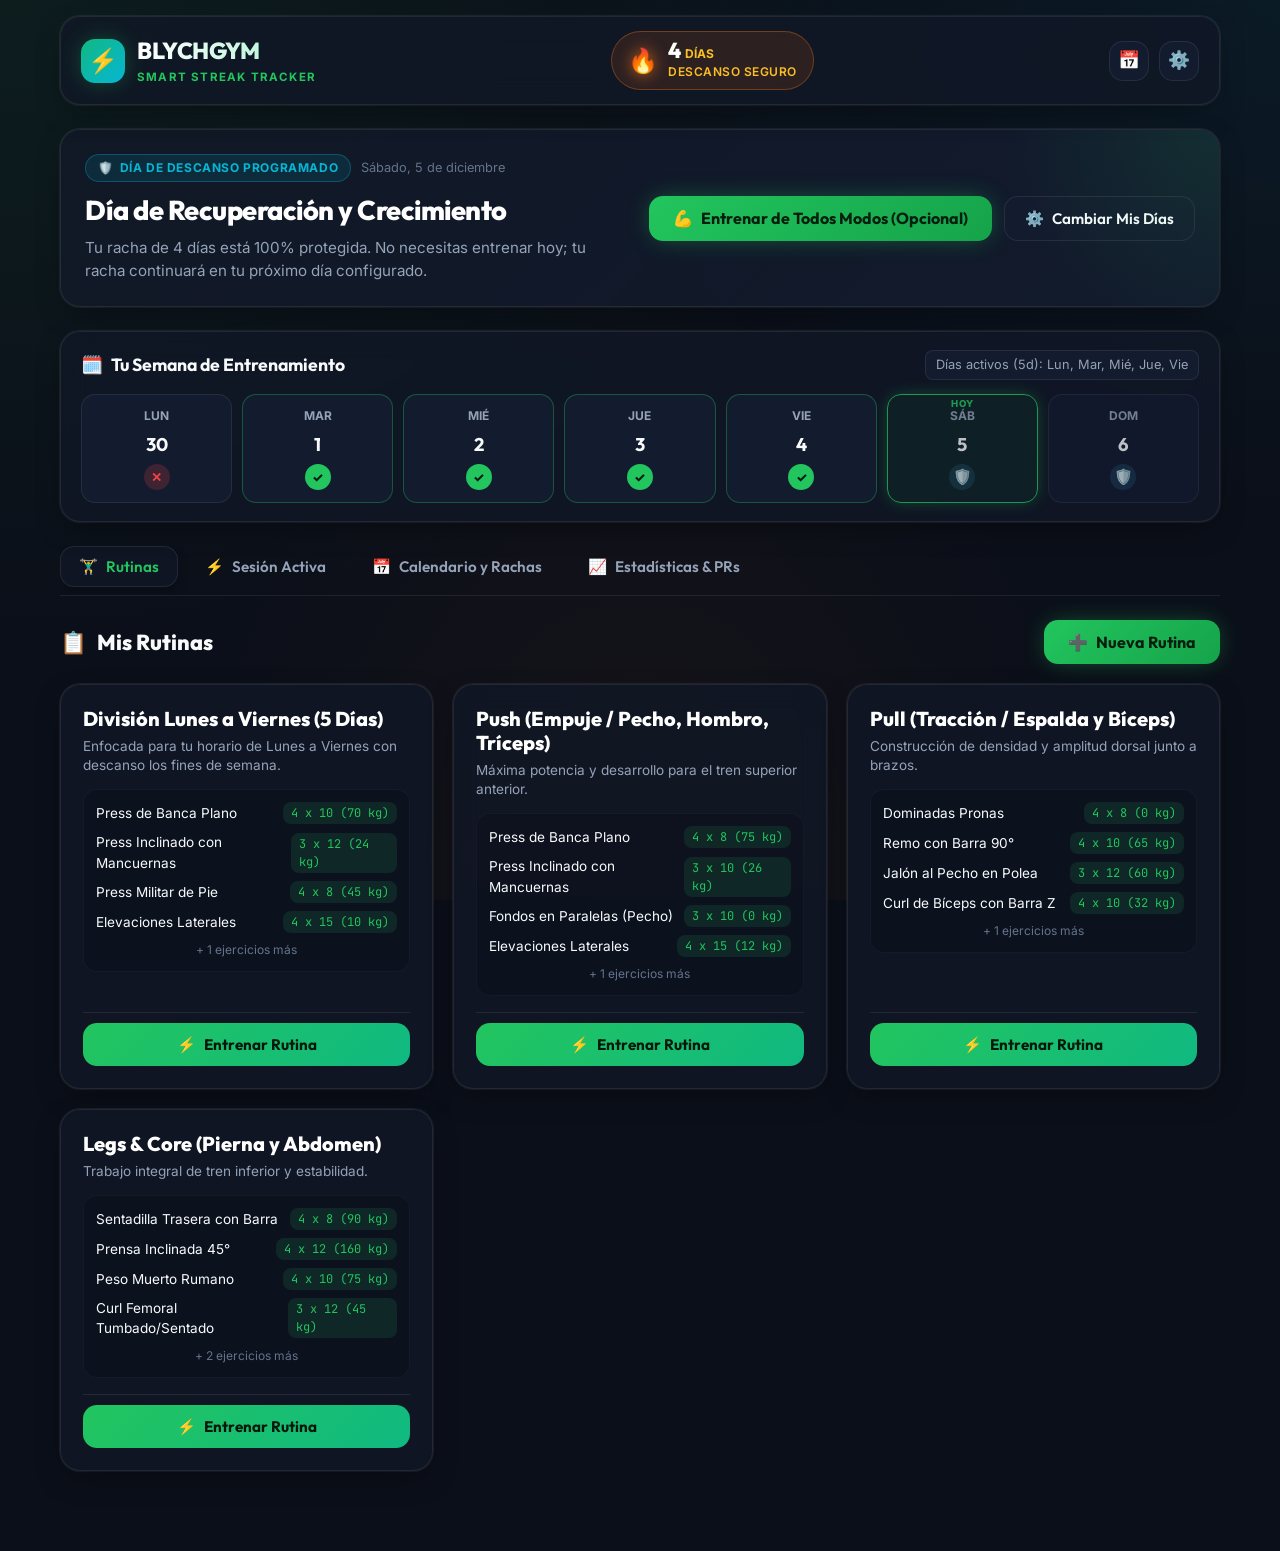
<file: GYMTest1/index.html>
<!DOCTYPE html>
<html lang="es">
<head>
  <meta charset="UTF-8">
  <meta name="viewport" content="width=device-width, initial-scale=1.0">
  <title>BlychGym - Registro de Entrenamientos y Rachas Personalizadas</title>
  <meta name="description" content="BlychGym: Tu app de seguimiento de entrenamientos con sistema de rachas inteligentes que solo cuentan tus días programados sin penalizar tus descansos.">
  <meta name="theme-color" content="#0b0f19">

  <!-- Estilos del Sistema de Diseño -->
  <link rel="stylesheet" href="css/style.css">
  <link rel="stylesheet" href="css/components.css">
</head>
<body>

  <div class="app-container">

    <!-- ==========================================================================
         Barra Superior de Navegación & Racha
         ========================================================================== -->
    <header class="header-bar">
      <a href="#" class="brand-wrapper" id="brandHomeLink" title="BlychGym">
        <div class="brand-icon">⚡</div>
        <div>
          <div class="brand-title">BLYCH<span style="color: var(--lime-primary);">GYM</span></div>
          <div class="brand-tag">Smart Streak Tracker</div>
        </div>
      </a>

      <!-- Widget de Racha Destacado -->
      <div class="header-streak-badge" id="headerStreakBadge" title="Ver detalles de tu racha y días configurados">
        <span class="flame-icon-animated">🔥</span>
        <div style="display: flex; flex-direction: column; align-items: flex-start;">
          <div style="display: flex; align-items: baseline; gap: 4px;">
            <span class="streak-number" id="streakCountHeader">0</span>
            <span style="font-size: 0.75rem; color: var(--fire-yellow); font-weight: 700;">DÍAS</span>
          </div>
          <span class="streak-label" id="streakLabelHeader">Racha Activa</span>
        </div>
      </div>

      <!-- Botones de Acción Rápida -->
      <div class="header-actions">
        <button class="btn-icon" id="btnOpenScheduleModal" title="Configurar Horario de Entrenamiento">
          📅
        </button>
        <button class="btn-icon" id="btnOpenSettingsModal" title="Ajustes y Respaldo de Datos">
          ⚙️
        </button>
      </div>
    </header>

    <!-- ==========================================================================
         Banner Hero: Estado del Día de Hoy
         ========================================================================== -->
    <section class="hero-status-banner" id="heroStatusBanner">
      <div class="banner-grid">
        <div>
          <div class="today-meta">
            <span class="badge-pill" id="todayStatusBadge">Cargando...</span>
            <span style="font-size: 0.8rem; color: var(--text-muted);" id="todayDateReadable">--</span>
          </div>
          <h1 class="today-headline" id="todayHeadline">¡Bienvenido a BlychGym!</h1>
          <p class="today-subtext" id="todayExplanation">
            Configura tus días de entrenamiento y empieza desde cero a construir tu racha personal.
          </p>
        </div>

        <div class="banner-actions">
          <button class="btn-primary" id="btnHeroQuickStart">
            <span>⚡</span> Iniciar Entrenamiento Libre
          </button>
          <button class="btn-secondary" id="btnQuickConfigDays">
            <span>⚙️</span> Cambiar Mis Días
          </button>
        </div>
      </div>
    </section>

    <!-- ==========================================================================
         Tira Semanal Dinámica (Weekly Glance)
         ========================================================================== -->
    <section class="week-strip-card">
      <div class="week-strip-header">
        <div class="week-title">
          <span>🗓️</span> Tu Semana de Entrenamiento
        </div>
        <div class="week-schedule-info" id="weekScheduleInfo">
          Configurado: Lun a Vie
        </div>
      </div>
      <div class="week-days-grid" id="weekDaysContainer">
        <!-- Renderizado dinámicamente por JavaScript -->
      </div>
    </section>

    <!-- ==========================================================================
         Pestañas Principales (Tabs)
         ========================================================================== -->
    <nav class="tabs-navigation" aria-label="Secciones de BlychGym">
      <button class="tab-button active" data-tab="tab-routines">
        <span>🏋️‍♂️</span> Rutinas
      </button>
      <button class="tab-button" data-tab="tab-active-session" id="tabBtnActiveSession">
        <span>⚡</span> Sesión Activa <span id="activeSessionIndicator" style="display:none; color: var(--lime-primary);">●</span>
      </button>
      <button class="tab-button" data-tab="tab-calendar">
        <span>📅</span> Calendario y Rachas
      </button>
      <button class="tab-button" data-tab="tab-stats">
        <span>📈</span> Estadísticas & PRs
      </button>
    </nav>

    <!-- ==========================================================================
         VISTA 1: Rutinas Creadas por el Usuario
         ========================================================================== -->
    <main class="tab-panel active" id="tab-routines">
      <div class="routines-header">
        <h2 class="section-title"><span>📋</span> Mis Rutinas</h2>
        <button class="btn-primary" id="btnOpenNewRoutineModal">
          <span>➕</span> Nueva Rutina
        </button>
      </div>

      <!-- Contenedor de Rutinas o Estado Vacío -->
      <div class="routines-grid" id="routinesContainer">
        <!-- Inyectado por JS -->
      </div>
    </main>

    <!-- ==========================================================================
         VISTA 2: Modo Entrenamiento Activo (Live Session)
         ========================================================================== -->
    <section class="tab-panel" id="tab-active-session">
      <div id="noActiveSessionView" style="text-align: center; padding: 60px 20px; background: var(--bg-card); border-radius: var(--radius-lg); border: 1px solid var(--border-glass);">
        <div style="font-size: 3.5rem; margin-bottom: 12px;">🏋️</div>
        <h2 style="font-family: var(--font-heading); font-size: 1.5rem; margin-bottom: 8px;">No hay ningún entrenamiento activo</h2>
        <p style="color: var(--text-secondary); max-width: 480px; margin: 0 auto 20px auto;">
          Inicia una sesión libre o entrena una de tus rutinas creadas para registrar tus series, pesos y sumar a tu racha de hoy.
        </p>
        <button class="btn-primary" id="btnStartQuickFreeSession">
          <span>⚡</span> Comenzar Sesión Libre
        </button>
      </div>

      <div class="active-session-container" id="activeSessionView" style="display: none;">
        <!-- Cabecera de la Sesión en Vivo -->
        <div class="active-session-header">
          <div class="active-session-title-wrap">
            <span class="active-session-badge"><span>●</span> EN PROGRESO</span>
            <h2 class="active-session-name" id="activeSessionRoutineName">Sesión Libre</h2>
          </div>

          <div class="session-live-timer" id="sessionLiveTimerDisplay">
            <span>⏱️</span> <span id="sessionTimerText">00:00</span>
          </div>
        </div>

        <!-- Widget de Temporizador de Descanso (Rest Timer) -->
        <div class="rest-timer-box" id="restTimerBox">
          <div class="rest-timer-display">
            <div style="font-size: 1.8rem;">⏳</div>
            <div>
              <div style="font-size: 0.75rem; color: var(--cyan-primary); font-weight: 700; text-transform: uppercase;">Descanso Entre Series</div>
              <div class="rest-timer-val" id="restTimerDisplay">01:30</div>
            </div>
          </div>

          <div class="rest-timer-controls">
            <button class="btn-timer-preset" data-seconds="60">60s</button>
            <button class="btn-timer-preset" data-seconds="90">90s</button>
            <button class="btn-timer-preset" data-seconds="120">120s</button>
            <button class="btn-secondary" id="btnStartRestTimer" style="padding: 6px 14px; font-size: 0.85rem;">
              ▶️ Iniciar
            </button>
            <button class="btn-icon" id="btnSkipRestTimer" title="Saltar descanso" style="width: 34px; height: 34px;">
              ⏹️
            </button>
            <button class="btn-icon" id="btnToggleSound" title="Sonido de alerta" style="width: 34px; height: 34px;">
              🔔
            </button>
          </div>
        </div>

        <!-- Lista de Ejercicios de la Sesión -->
        <div id="activeExercisesList" style="display: flex; flex-direction: column; gap: 16px;">
          <!-- Inyectado por JS -->
        </div>

        <!-- Acciones Inferiores de Sesión Activa -->
        <div class="active-session-bottom-bar">
          <button class="btn-secondary" id="btnAddExerciseToSession">
            <span>➕</span> Añadir Ejercicio a la Sesión
          </button>
          <div style="display: flex; gap: 10px;">
            <button class="btn-secondary" id="btnCancelSession" style="color: var(--status-missed);">
              Cancelar
            </button>
            <button class="btn-primary" id="btnFinishSession">
              <span>🏆</span> Finalizar Entrenamiento
            </button>
          </div>
        </div>
      </div>
    </section>

    <!-- ==========================================================================
         VISTA 3: Calendario Interactivo y Rachas
         ========================================================================== -->
    <section class="tab-panel" id="tab-calendar">
      <!-- Tarjetas Resumen de Métricas -->
      <div class="stats-summary-grid">
        <div class="stat-card">
          <div class="stat-icon-wrapper" style="background: var(--fire-soft); color: var(--fire-primary);">
            🔥
          </div>
          <div class="stat-info">
            <span class="stat-label">Racha Actual</span>
            <span class="stat-value" id="statsCurrentStreak">0</span>
            <span class="stat-subtext">Días programados consecutivos</span>
          </div>
        </div>

        <div class="stat-card">
          <div class="stat-icon-wrapper" style="background: rgba(234, 179, 8, 0.15); color: #eab308;">
            🏆
          </div>
          <div class="stat-info">
            <span class="stat-label">Récord Histórico</span>
            <span class="stat-value" id="statsBestStreak">0</span>
            <span class="stat-subtext">Mejor racha alcanzada</span>
          </div>
        </div>

        <div class="stat-card">
          <div class="stat-icon-wrapper" style="background: var(--lime-soft); color: var(--lime-primary);">
            📊
          </div>
          <div class="stat-info">
            <span class="stat-label">Cumplimiento (30D)</span>
            <span class="stat-value" id="statsComplianceRate">0%</span>
            <span class="stat-subtext">De tus días configurados</span>
          </div>
        </div>

        <div class="stat-card">
          <div class="stat-icon-wrapper" style="background: var(--cyan-soft); color: var(--cyan-primary);">
            💪
          </div>
          <div class="stat-info">
            <span class="stat-label">Total Sesiones</span>
            <span class="stat-value" id="statsTotalSessions">0</span>
            <span class="stat-subtext">Entrenamientos registrados</span>
          </div>
        </div>
      </div>

      <!-- Calendario Mensual -->
      <div class="calendar-widget">
        <div class="calendar-header">
          <button class="calendar-nav-btn" id="btnPrevMonth" title="Mes Anterior">◀</button>
          <div class="calendar-month-title" id="calendarMonthTitle">Septiembre 2026</div>
          <button class="calendar-nav-btn" id="btnNextMonth" title="Mes Siguiente">▶</button>
        </div>

        <div class="calendar-weekdays-row">
          <div class="calendar-weekday-th">Lun</div>
          <div class="calendar-weekday-th">Mar</div>
          <div class="calendar-weekday-th">Mié</div>
          <div class="calendar-weekday-th">Jue</div>
          <div class="calendar-weekday-th">Vie</div>
          <div class="calendar-weekday-th">Sáb</div>
          <div class="calendar-weekday-th">Dom</div>
        </div>

        <div class="calendar-days-grid" id="calendarDaysGrid">
          <!-- Celdas del calendario inyectadas dinámicamente -->
        </div>

        <div class="calendar-legend">
          <div class="legend-item">
            <div class="legend-dot completed"></div>
            <span>Entrenado</span>
          </div>
          <div class="legend-item">
            <div class="legend-dot rest"></div>
            <span>Descanso Programado (Protegido)</span>
          </div>
          <div class="legend-item">
            <div class="legend-dot missed"></div>
            <span>Día Programado No Asistido</span>
          </div>
          <div class="legend-item">
            <div class="legend-dot today"></div>
            <span>Hoy</span>
          </div>
        </div>
      </div>

      <!-- Historial de Sesiones -->
      <div style="margin-top: 30px;">
        <h3 class="section-title"><span>📜</span> Historial de Entrenamientos</h3>
        <div class="history-feed" id="historyFeedContainer">
          <!-- Inyectado por JS con botón de eliminar sesión -->
        </div>
      </div>
    </section>

    <!-- ==========================================================================
         VISTA 4: Estadísticas y Récords Personales (PRs)
         ========================================================================== -->
    <section class="tab-panel" id="tab-stats">
      <div class="routines-header">
        <h2 class="section-title"><span>🏆</span> Récords Personales (PRs)</h2>
      </div>

      <div class="routines-grid" id="prCardsContainer">
        <!-- Renderizado dinámicamente a partir de los entrenamientos reales -->
      </div>

      <div style="margin-top: 30px; background: var(--bg-card); border: 1px solid var(--border-glass); border-radius: var(--radius-lg); padding: 24px;">
        <h3 style="font-family: var(--font-heading); font-size: 1.2rem; margin-bottom: 12px; color: var(--text-white);">
          🛡️ Cómo Funciona la Protección de tu Racha
        </h3>
        <div style="color: var(--text-secondary); font-size: 0.92rem; line-height: 1.6; display: flex; flex-direction: column; gap: 10px;">
          <p>
            • <strong>Días de tu Horario:</strong> Tú marcas los días específicos de la semana que te comprometes a ir al gimnasio (ejemplo: <em>Lunes a Viernes</em>).
          </p>
          <p>
            • <strong>Días de Descanso Protegidos:</strong> Cualquier día fuera de tu horario (ejemplo: <em>Sábado y Domingo</em>) es considerado un día de descanso y recuperación. Tu racha se congela intacta y NO se pierde.
          </p>
          <p>
            • <strong>Continuidad Consecutiva:</strong> Al entrenar el Viernes (Día 5) y luego volver el Lunes (Día 6), tu racha suma consecutivamente sin interrupción.
          </p>
          <p>
            • <strong>Días Perdidos:</strong> Si llega un día configurado (ej. Miércoles) y termina el día sin registrar sesión, la racha se reinicia para mantenerte disciplinado.
          </p>
        </div>
      </div>
    </section>

  </div> <!-- /app-container -->

  <!-- ==========================================================================
       MODAL 1: Crear Nueva Rutina Personalizada
       ========================================================================== -->
  <div class="modal-overlay" id="modalNewRoutine">
    <div class="modal-content" style="max-width: 620px;">
      <div class="modal-header">
        <h2 class="modal-title"><span>➕</span> Crear Nueva Rutina</h2>
        <button class="modal-close-btn" data-close-modal="modalNewRoutine">&times;</button>
      </div>

      <form id="formCreateRoutine">
        <div class="form-group">
          <label class="form-label" for="newRoutineName">Nombre de la Rutina *</label>
          <input type="text" id="newRoutineName" class="form-input" placeholder="Ej: Pecho y Tríceps, Push Day, Pierna Potencia..." required>
        </div>

        <div class="form-group">
          <label class="form-label" for="newRoutineDesc">Descripción u Objetivo (Opcional)</label>
          <input type="text" id="newRoutineDesc" class="form-input" placeholder="Ej: Hipertrofia pesada, enfoque en hombro lateral...">
        </div>

        <div style="display: flex; justify-content: space-between; align-items: center; margin: 18px 0 10px 0;">
          <label class="form-label" style="margin-bottom: 0;">Ejercicios de la Rutina</label>
          <button type="button" class="btn-secondary" id="btnAddExerciseRowToRoutine" style="font-size: 0.8rem; padding: 6px 12px;">
            <span>➕</span> Añadir Ejercicio
          </button>
        </div>

        <div id="newRoutineExercisesContainer" style="display: flex; flex-direction: column; gap: 10px; max-height: 280px; overflow-y: auto; padding-right: 4px;">
          <!-- Filas de ejercicios inyectadas por JS -->
        </div>

        <div style="display: flex; justify-content: flex-end; gap: 10px; margin-top: 22px; border-top: 1px solid var(--border-glass); padding-top: 16px;">
          <button type="button" class="btn-secondary" data-close-modal="modalNewRoutine">Cancelar</button>
          <button type="submit" class="btn-primary">Guardar Rutina</button>
        </div>
      </form>
    </div>
  </div>

  <!-- ==========================================================================
       MODAL 2: Configuración del Horario de Entrenamiento (Días Objetivo)
       ========================================================================== -->
  <div class="modal-overlay" id="modalSchedule">
    <div class="modal-content">
      <div class="modal-header">
        <h2 class="modal-title"><span>📅</span> Configurar Horario</h2>
        <button class="modal-close-btn" data-close-modal="modalSchedule">&times;</button>
      </div>

      <p style="font-size: 0.88rem; color: var(--text-secondary); margin-bottom: 16px;">
        Selecciona los días de la semana que vas al gimnasio. Tu racha <strong>únicamente contará estos días consecutivos</strong> y los demás serán descanso protegido.
      </p>

      <form id="formScheduleSettings">
        <div class="form-group">
          <label class="form-label">Días de Entrenamiento Semanales</label>
          <div class="days-selector-grid">
            <div>
              <input type="checkbox" id="day-1" class="day-pill-checkbox" value="1" checked>
              <label for="day-1" class="day-pill-label">
                <span class="day-pill-code">L</span>
                <span class="day-pill-sub">Lun</span>
              </label>
            </div>
            <div>
              <input type="checkbox" id="day-2" class="day-pill-checkbox" value="2" checked>
              <label for="day-2" class="day-pill-label">
                <span class="day-pill-code">M</span>
                <span class="day-pill-sub">Mar</span>
              </label>
            </div>
            <div>
              <input type="checkbox" id="day-3" class="day-pill-checkbox" value="3" checked>
              <label for="day-3" class="day-pill-label">
                <span class="day-pill-code">X</span>
                <span class="day-pill-sub">Mié</span>
              </label>
            </div>
            <div>
              <input type="checkbox" id="day-4" class="day-pill-checkbox" value="4" checked>
              <label for="day-4" class="day-pill-label">
                <span class="day-pill-code">J</span>
                <span class="day-pill-sub">Jue</span>
              </label>
            </div>
            <div>
              <input type="checkbox" id="day-5" class="day-pill-checkbox" value="5" checked>
              <label for="day-5" class="day-pill-label">
                <span class="day-pill-code">V</span>
                <span class="day-pill-sub">Vie</span>
              </label>
            </div>
            <div>
              <input type="checkbox" id="day-6" class="day-pill-checkbox" value="6">
              <label for="day-6" class="day-pill-label">
                <span class="day-pill-code">S</span>
                <span class="day-pill-sub">Sáb</span>
              </label>
            </div>
            <div>
              <input type="checkbox" id="day-7" class="day-pill-checkbox" value="7">
              <label for="day-7" class="day-pill-label">
                <span class="day-pill-code">D</span>
                <span class="day-pill-sub">Dom</span>
              </label>
            </div>
          </div>
        </div>

        <div style="display: flex; gap: 8px; margin-bottom: 20px;">
          <button type="button" class="btn-secondary" id="btnPresetMonFri" style="font-size: 0.8rem; padding: 6px 10px;">
            Lunes a Viernes (5d)
          </button>
          <button type="button" class="btn-secondary" id="btnPresetMonWedFri" style="font-size: 0.8rem; padding: 6px 10px;">
            Lun - Mié - Vie (3d)
          </button>
          <button type="button" class="btn-secondary" id="btnPresetAllDays" style="font-size: 0.8rem; padding: 6px 10px;">
            Todos los Días (7d)
          </button>
        </div>

        <div style="display: flex; justify-content: flex-end; gap: 10px;">
          <button type="button" class="btn-secondary" data-close-modal="modalSchedule">Cancelar</button>
          <button type="submit" class="btn-primary">Guardar Horario</button>
        </div>
      </form>
    </div>
  </div>

  <!-- ==========================================================================
       MODAL 3: Preferencias y Borrado Total de Datos
       ========================================================================== -->
  <div class="modal-overlay" id="modalSettings">
    <div class="modal-content">
      <div class="modal-header">
        <h2 class="modal-title"><span>⚙️</span> Ajustes & Datos</h2>
        <button class="modal-close-btn" data-close-modal="modalSettings">&times;</button>
      </div>

      <div class="form-group">
        <label class="form-label">Unidad de Peso</label>
        <select class="form-select" id="selectWeightUnit">
          <option value="kg">Kilogramos (kg)</option>
          <option value="lbs">Libras (lbs)</option>
        </select>
      </div>

      <div class="form-group">
        <label class="form-label">Tiempo de Descanso Predeterminado</label>
        <select class="form-select" id="selectDefaultRest">
          <option value="60">60 segundos (1 min)</option>
          <option value="90" selected>90 segundos (1.5 min)</option>
          <option value="120">120 segundos (2 min)</option>
          <option value="180">180 segundos (3 min)</option>
        </select>
      </div>

      <div class="form-group">
        <label class="form-label">Alertas Sonoras</label>
        <div style="display: flex; align-items: center; gap: 10px;">
          <input type="checkbox" id="checkSoundAlerts" checked style="width: 18px; height: 18px;">
          <label for="checkSoundAlerts" style="font-size: 0.9rem; cursor: pointer;">Reproducir sonido al finalizar descanso</label>
        </div>
      </div>

      <hr style="border-color: var(--border-glass); margin: 20px 0;">

      <h3 style="font-family: var(--font-heading); font-size: 1rem; margin-bottom: 8px;">Copia de Seguridad y Limpieza</h3>
      <div style="display: flex; gap: 10px; flex-wrap: wrap; margin-bottom: 20px;">
        <button class="btn-secondary" id="btnExportJson">
          <span>💾</span> Exportar Datos (JSON)
        </button>
        <label class="btn-secondary" style="cursor: pointer;">
          <span>📂</span> Importar Datos
          <input type="file" id="fileImportJson" accept=".json" style="display: none;">
        </label>
        <button class="btn-secondary" id="btnResetData" style="color: var(--status-missed); border-color: rgba(239, 68, 68, 0.4);">
          <span>🗑️</span> Borrar y Reiniciar Todos los Datos
        </button>
      </div>

      <div style="display: flex; justify-content: flex-end;">
        <button type="button" class="btn-primary" data-close-modal="modalSettings">Listo</button>
      </div>
    </div>
  </div>

  <!-- ==========================================================================
       MODAL 4: Añadir Ejercicio Personalizado a la Sesión Activa
       ========================================================================== -->
  <div class="modal-overlay" id="modalAddExercise">
    <div class="modal-content" style="max-width: 500px;">
      <div class="modal-header">
        <h2 class="modal-title"><span>💪</span> Añadir Ejercicio a la Sesión</h2>
        <button class="modal-close-btn" data-close-modal="modalAddExercise">&times;</button>
      </div>

      <form id="formAddCustomExerciseToSession">
        <div class="form-group">
          <label class="form-label" for="customExName">Nombre del Ejercicio *</label>
          <input type="text" id="customExName" class="form-input" placeholder="Ej: Press de Banca, Dominadas, Sentadillas..." required>
        </div>

        <div class="form-group">
          <label class="form-label" for="customExMuscle">Grupo Muscular (Opcional)</label>
          <select id="customExMuscle" class="form-select">
            <option value="Pecho">Pecho</option>
            <option value="Espalda">Espalda</option>
            <option value="Piernas">Piernas</option>
            <option value="Hombros">Hombros</option>
            <option value="Bíceps">Bíceps</option>
            <option value="Tríceps">Tríceps</option>
            <option value="Core / Abdomen">Core / Abdomen</option>
            <option value="General">General / Cardio</option>
          </select>
        </div>

        <div style="display: grid; grid-template-columns: 1fr 1fr; gap: 12px;">
          <div class="form-group">
            <label class="form-label" for="customExInitialSets">Series Iniciales</label>
            <input type="number" id="customExInitialSets" class="form-input" value="3" min="1" max="20">
          </div>
          <div class="form-group">
            <label class="form-label" for="customExInitialReps">Reps por Serie</label>
            <input type="number" id="customExInitialReps" class="form-input" value="10" min="1" max="100">
          </div>
        </div>

        <div style="display: flex; justify-content: flex-end; gap: 10px; margin-top: 14px;">
          <button type="button" class="btn-secondary" data-close-modal="modalAddExercise">Cancelar</button>
          <button type="submit" class="btn-primary">Añadir a Sesión</button>
        </div>
      </form>
    </div>
  </div>

  <!-- ==========================================================================
       MODAL 5: Detalle de Sesión del Calendario (Con Opción de Borrar)
       ========================================================================== -->
  <div class="modal-overlay" id="modalSessionDetail">
    <div class="modal-content">
      <div class="modal-header">
        <h2 class="modal-title" id="detailModalTitle">Detalle de Sesión</h2>
        <button class="modal-close-btn" data-close-modal="modalSessionDetail">&times;</button>
      </div>

      <div id="detailModalContent">
        <!-- Renderizado dinámico -->
      </div>

      <div style="display: flex; justify-content: space-between; align-items: center; margin-top: 20px; border-top: 1px solid var(--border-glass); padding-top: 14px;">
        <button class="btn-secondary" id="btnDeleteSessionFromModal" style="color: var(--status-missed); border-color: rgba(239, 68, 68, 0.3); display: none;">
          <span>🗑️</span> Borrar Entrenamiento de Este Día
        </button>
        <button class="btn-secondary" data-close-modal="modalSessionDetail" style="margin-left: auto;">Cerrar</button>
      </div>
    </div>
  </div>

  <!-- ==========================================================================
       MODAL 6: Celebración de Racha Incremental
       ========================================================================== -->
  <div class="modal-overlay" id="modalCelebration">
    <div class="modal-content" style="max-width: 440px; text-align: center;">
      <div class="streak-celebration-dialog">
        <div class="celebration-flame">🔥</div>
        <h2 style="font-family: var(--font-heading); font-size: 1.8rem; color: #fff;">¡RACHA AUMENTADA!</h2>
        <div class="celebration-streak-count" id="celebrationStreakNumber">1</div>
        <p style="color: var(--fire-yellow); font-weight: 700; text-transform: uppercase; letter-spacing: 1px;">
          Días Programados Consecutivos
        </p>
        <p style="color: var(--text-secondary); font-size: 0.95rem;" id="celebrationMessage">
          ¡Excelente disciplina! Has cumplido tu día programado.
        </p>
        <button class="btn-primary" data-close-modal="modalCelebration" style="width: 100%; margin-top: 10px;">
          ¡A Seguir Rompiéndola! 💪
        </button>
      </div>
    </div>
  </div>

  <!-- Contenedor de Alertas Toast -->
  <div class="toast-container" id="toastContainer"></div>

  <!-- Scripts de la Aplicación -->
  <script src="js/streak.js"></script>
  <script src="js/data.js"></script>
  <script src="js/app.js"></script>
</body>
</html>
</file>
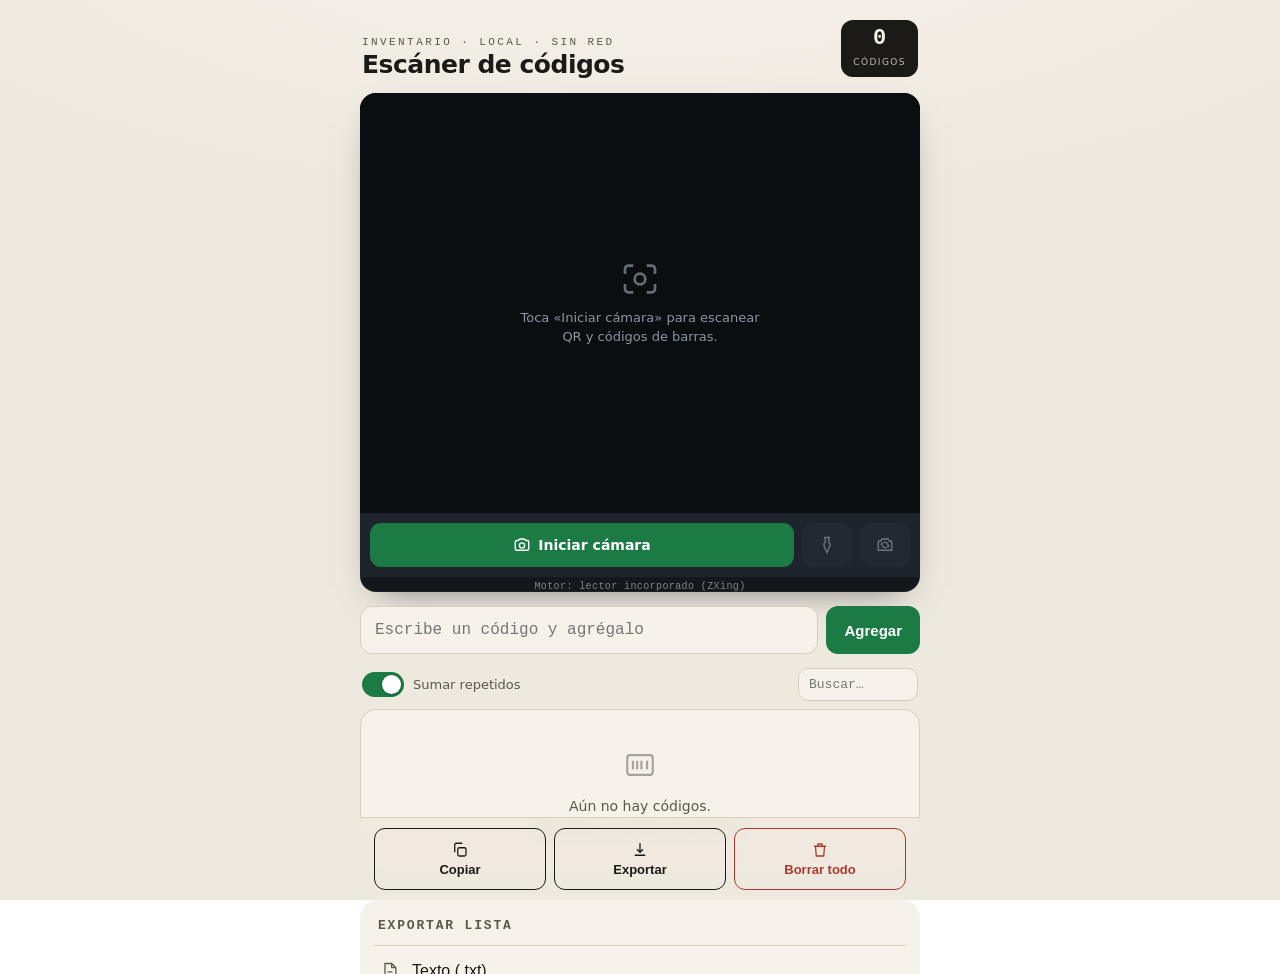
<file: escaner.html>
<!DOCTYPE html>
<html lang="es">
<head>
<meta charset="UTF-8">
<meta name="viewport" content="width=device-width, initial-scale=1.0, viewport-fit=cover, maximum-scale=1.0, user-scalable=no">
<meta name="theme-color" content="#14181C">
<title>Escáner de códigos · Inventario local</title>
<style>
  :root{
    --paper:#EEE9DF;
    --paper-2:#F6F2EA;
    --ink:#1B1A16;
    --ink-soft:#5B574C;
    --line:#D6CFC0;
    --stage:#14181C;
    --stage-soft:#1E242B;
    --green:#1C7A45;
    --green-bright:#27A35C;
    --green-ink:#0E3F23;
    --danger:#A93B2E;
    --amber:#B8862A;
    --mono: ui-monospace, "SF Mono", "Cascadia Code", "Roboto Mono", Menlo, Consolas, monospace;
    --sans: system-ui, -apple-system, "Segoe UI", Roboto, sans-serif;
    --radius:16px;
  }
  *{box-sizing:border-box;-webkit-tap-highlight-color:transparent;}
  html,body{margin:0;padding:0;}
  body{
    font-family:var(--sans);
    background:
      radial-gradient(120% 60% at 50% -10%, #F6F2EA 0%, var(--paper) 55%) fixed;
    color:var(--ink);
    min-height:100dvh;
    padding:14px 14px calc(96px + env(safe-area-inset-bottom));
    -webkit-text-size-adjust:100%;
  }
  .wrap{max-width:560px;margin:0 auto;}

  /* Header */
  header{display:flex;align-items:flex-end;justify-content:space-between;gap:12px;margin:6px 2px 16px;}
  .eyebrow{font-family:var(--mono);font-size:11px;letter-spacing:.22em;text-transform:uppercase;color:var(--ink-soft);}
  h1{font-size:25px;line-height:1.02;margin:4px 0 0;font-weight:800;letter-spacing:-.02em;}
  .counter{
    flex:none;text-align:center;background:var(--ink);color:var(--paper-2);
    border-radius:12px;padding:8px 12px;min-width:62px;
  }
  .counter b{display:block;font-family:var(--mono);font-size:22px;line-height:1;font-weight:700;}
  .counter span{font-size:9px;letter-spacing:.16em;text-transform:uppercase;opacity:.75;}

  /* Scanner stage */
  .stage{
    position:relative;background:var(--stage);border-radius:var(--radius);overflow:hidden;
    box-shadow:0 14px 34px -18px rgba(0,0,0,.55), inset 0 0 0 1px rgba(255,255,255,.04);
  }
  .video-box{position:relative;width:100%;aspect-ratio:4/3;background:#0B0E11;display:block;}
  #video{width:100%;height:100%;object-fit:cover;display:block;transform:translateZ(0);}
  .video-box.off #video{display:none;}
  .placeholder{
    position:absolute;inset:0;display:none;flex-direction:column;align-items:center;justify-content:center;
    gap:10px;color:#8C96A0;text-align:center;padding:20px;
  }
  .video-box.off .placeholder{display:flex;}
  .placeholder svg{width:40px;height:40px;opacity:.7;}
  .placeholder p{margin:0;font-size:13px;max-width:240px;line-height:1.45;}

  /* Viewfinder */
  .finder{position:absolute;inset:0;pointer-events:none;display:none;}
  .video-box.live .finder{display:block;}
  .reticle{
    position:absolute;left:50%;top:50%;transform:translate(-50%,-50%);
    width:74%;aspect-ratio:1.35/1;border-radius:12px;
    box-shadow:0 0 0 9999px rgba(7,10,13,.42);
  }
  .corner{position:absolute;width:26px;height:26px;border:3px solid var(--green-bright);}
  .corner.tl{top:-2px;left:-2px;border-right:0;border-bottom:0;border-top-left-radius:10px;}
  .corner.tr{top:-2px;right:-2px;border-left:0;border-bottom:0;border-top-right-radius:10px;}
  .corner.bl{bottom:-2px;left:-2px;border-right:0;border-top:0;border-bottom-left-radius:10px;}
  .corner.br{bottom:-2px;right:-2px;border-left:0;border-top:0;border-bottom-right-radius:10px;}
  .scanline{
    position:absolute;left:6%;right:6%;top:8%;height:2px;border-radius:2px;
    background:linear-gradient(90deg,transparent,var(--green-bright),transparent);
    box-shadow:0 0 12px 2px rgba(39,163,92,.6);
    animation:sweep 2.1s ease-in-out infinite;
  }
  @keyframes sweep{0%{top:8%}50%{top:88%}100%{top:8%}}
  .stage.flash::after{
    content:"";position:absolute;inset:0;background:rgba(39,163,92,.55);
    animation:flash .35s ease-out;pointer-events:none;
  }
  @keyframes flash{from{opacity:1}to{opacity:0}}

  /* Stage controls */
  .stage-bar{display:flex;gap:8px;padding:10px;background:var(--stage-soft);}
  .stage-bar button{
    flex:1;border:0;border-radius:11px;padding:13px 10px;font-family:var(--sans);
    font-size:14px;font-weight:650;color:#E8EDF1;background:#2A323B;cursor:pointer;
    display:flex;align-items:center;justify-content:center;gap:7px;
  }
  .stage-bar button:active{transform:scale(.97);}
  .stage-bar button.primary{flex:2;background:var(--green);color:#fff;}
  .stage-bar button.primary.on{background:#3A444E;}
  .stage-bar button.icon{flex:none;width:50px;padding:13px 0;}
  .stage-bar button[disabled]{opacity:.4;}
  .stage-bar button.torch.active{background:var(--amber);color:#1B1A16;}
  .stage-bar svg{width:18px;height:18px;}
  .engine{font-family:var(--mono);font-size:10px;color:#7B848D;text-align:center;padding:4px 0 0;letter-spacing:.04em;}

  /* Manual entry */
  .entry{display:flex;gap:8px;margin:14px 0 6px;position:relative;}
  .entry input{
    flex:1;font-family:var(--mono);font-size:16px;border:1.5px solid var(--line);
    background:var(--paper-2);border-radius:12px;padding:14px 14px;color:var(--ink);min-width:0;
  }
  .entry input:focus{outline:none;border-color:var(--green);background:#fff;}
  .entry button{
    flex:none;border:0;background:var(--green);color:#fff;border-radius:12px;
    padding:0 18px;font-size:15px;font-weight:700;cursor:pointer;
  }
  .entry button:active{transform:scale(.97);}
  .stamp{
    position:absolute;right:14px;top:-30px;font-family:var(--mono);font-size:12px;font-weight:700;
    letter-spacing:.08em;color:var(--green-ink);border:2px solid var(--green);border-radius:7px;
    padding:3px 8px;opacity:0;pointer-events:none;text-transform:uppercase;
  }
  .stamp.show{animation:stampin 1.1s ease forwards;}
  @keyframes stampin{
    0%{opacity:0;transform:scale(1.5) rotate(-8deg);}
    18%{opacity:1;transform:scale(.96) rotate(-6deg);}
    30%{transform:scale(1) rotate(-6deg);}
    70%{opacity:1;}
    100%{opacity:0;transform:scale(1) rotate(-6deg) translateY(-6px);}
  }

  /* Toolbar */
  .toolbar{display:flex;align-items:center;justify-content:space-between;gap:10px;margin:14px 2px 8px;}
  .switch{display:flex;align-items:center;gap:9px;cursor:pointer;user-select:none;font-size:13px;color:var(--ink-soft);}
  .switch input{display:none;}
  .track{width:42px;height:25px;border-radius:13px;background:var(--line);position:relative;transition:background .15s;flex:none;}
  .track::after{content:"";position:absolute;top:3px;left:3px;width:19px;height:19px;border-radius:50%;background:#fff;transition:transform .15s;box-shadow:0 1px 3px rgba(0,0,0,.25);}
  .switch input:checked + .track{background:var(--green);}
  .switch input:checked + .track::after{transform:translateX(17px);}
  .filter{flex:none;}
  .filter input{font-family:var(--mono);font-size:13px;border:1.5px solid var(--line);background:var(--paper-2);border-radius:10px;padding:8px 10px;width:120px;color:var(--ink);}
  .filter input:focus{outline:none;border-color:var(--green);}

  /* List */
  .ledger{background:var(--paper-2);border:1px solid var(--line);border-radius:var(--radius);overflow:hidden;}
  .empty{padding:38px 24px;text-align:center;color:var(--ink-soft);}
  .empty svg{width:34px;height:34px;opacity:.5;margin-bottom:10px;}
  .empty p{margin:0;font-size:14px;line-height:1.5;}
  ul{list-style:none;margin:0;padding:0;}
  li.item{
    display:flex;align-items:center;gap:12px;padding:14px 14px 14px 16px;position:relative;
    border-bottom:1px dashed var(--line);
  }
  li.item:last-child{border-bottom:0;}
  li.item.bump{animation:bump .5s ease;}
  @keyframes bump{0%{background:rgba(39,163,92,.18);}100%{background:transparent;}}
  .idx{font-family:var(--mono);font-size:11px;color:var(--ink-soft);width:24px;flex:none;text-align:right;padding-top:2px;}
  .baredge{position:absolute;left:0;top:8px;bottom:8px;width:5px;background:repeating-linear-gradient(var(--ink) 0 2px,transparent 2px 4px);opacity:.55;}
  .info{flex:1;min-width:0;}
  .code{font-family:var(--mono);font-size:19px;font-weight:700;letter-spacing:-.01em;word-break:break-all;line-height:1.15;}
  .meta{font-size:11px;color:var(--ink-soft);margin-top:3px;display:flex;gap:8px;flex-wrap:wrap;}
  .tag{font-family:var(--mono);text-transform:uppercase;letter-spacing:.05em;}
  .qty{display:flex;align-items:center;gap:0;flex:none;background:var(--paper);border:1px solid var(--line);border-radius:10px;overflow:hidden;}
  .qty button{border:0;background:transparent;width:30px;height:34px;font-size:18px;font-weight:700;color:var(--ink);cursor:pointer;}
  .qty button:active{background:var(--line);}
  .qty b{font-family:var(--mono);min-width:26px;text-align:center;font-size:15px;}
  .del{border:0;background:transparent;color:var(--danger);font-size:22px;line-height:1;width:34px;height:40px;flex:none;cursor:pointer;border-radius:8px;}
  .del:active{background:rgba(169,59,46,.12);}

  /* Bottom bar */
  .actions{
    position:fixed;left:0;right:0;bottom:0;z-index:30;
    background:rgba(238,233,223,.92);backdrop-filter:blur(8px);
    border-top:1px solid var(--line);
    padding:10px 14px calc(10px + env(safe-area-inset-bottom));
    display:flex;gap:8px;max-width:560px;margin:0 auto;
  }
  .actions button{
    flex:1;border:1.5px solid var(--ink);background:transparent;color:var(--ink);
    border-radius:11px;padding:12px 6px;font-size:13px;font-weight:650;cursor:pointer;
    display:flex;flex-direction:column;align-items:center;gap:3px;
  }
  .actions button:active{transform:scale(.97);}
  .actions button svg{width:18px;height:18px;}
  .actions button.danger{border-color:var(--danger);color:var(--danger);}

  /* Toast & menu */
  .toast{
    position:fixed;left:50%;bottom:calc(96px + env(safe-area-inset-bottom));transform:translateX(-50%) translateY(20px);
    background:var(--ink);color:var(--paper-2);padding:11px 18px;border-radius:30px;font-size:13.5px;font-weight:600;
    opacity:0;pointer-events:none;transition:opacity .2s,transform .2s;z-index:50;max-width:90vw;text-align:center;
  }
  .toast.show{opacity:1;transform:translateX(-50%) translateY(0);}
  .sheet-bg{position:fixed;inset:0;background:rgba(20,24,28,.45);opacity:0;pointer-events:none;transition:opacity .2s;z-index:60;}
  .sheet-bg.show{opacity:1;pointer-events:auto;}
  .sheet{
    position:fixed;left:0;right:0;bottom:0;z-index:61;background:var(--paper-2);
    border-radius:18px 18px 0 0;padding:10px 14px calc(18px + env(safe-area-inset-bottom));
    transform:translateY(100%);transition:transform .22s ease;max-width:560px;margin:0 auto;
  }
  .sheet.show{transform:translateY(0);}
  .sheet h3{margin:8px 4px 12px;font-size:13px;text-transform:uppercase;letter-spacing:.14em;color:var(--ink-soft);font-family:var(--mono);font-weight:600;}
  .sheet button{display:flex;width:100%;align-items:center;gap:12px;border:0;background:transparent;text-align:left;padding:15px 6px;font-size:16px;color:var(--ink);border-top:1px solid var(--line);cursor:pointer;}
  .sheet button svg{width:20px;height:20px;flex:none;color:var(--ink-soft);}

  @media (prefers-reduced-motion: reduce){
    .scanline{animation:none;top:48%;}
    .stamp.show,li.item.bump,.stage.flash::after{animation-duration:.01ms;}
  }
</style>
</head>
<body>
<div class="wrap">
  <header>
    <div>
      <div class="eyebrow">Inventario · local · sin red</div>
      <h1>Escáner de códigos</h1>
    </div>
    <div class="counter"><b id="totalUnits">0</b><span>códigos</span></div>
  </header>

  <div class="stage" id="stage">
    <div class="video-box off" id="videoBox">
      <video id="video" playsinline muted autoplay></video>
      <div class="finder">
        <div class="reticle">
          <span class="corner tl"></span><span class="corner tr"></span>
          <span class="corner bl"></span><span class="corner br"></span>
          <div class="scanline"></div>
        </div>
      </div>
      <div class="placeholder" id="placeholder">
        <svg viewBox="0 0 24 24" fill="none" stroke="currentColor" stroke-width="1.6"><path d="M3 9V6a2 2 0 0 1 2-2h3M21 9V6a2 2 0 0 0-2-2h-3M3 15v3a2 2 0 0 0 2 2h3M21 15v3a2 2 0 0 1-2 2h-3"/><circle cx="12" cy="12" r="3.2"/></svg>
        <p id="placeholderText">Toca «Iniciar cámara» para escanear QR y códigos de barras.</p>
      </div>
    </div>
    <div class="stage-bar">
      <button class="primary" id="camBtn">
        <svg viewBox="0 0 24 24" fill="none" stroke="currentColor" stroke-width="1.8"><path d="M3 8a2 2 0 0 1 2-2h2l1.2-1.6A1 1 0 0 1 9 4h6a1 1 0 0 1 .8.4L17 6h2a2 2 0 0 1 2 2v9a2 2 0 0 1-2 2H5a2 2 0 0 1-2-2z"/><circle cx="12" cy="12.5" r="3.4"/></svg>
        <span id="camLabel">Iniciar cámara</span>
      </button>
      <button class="icon torch" id="torchBtn" disabled aria-label="Linterna">
        <svg viewBox="0 0 24 24" fill="none" stroke="currentColor" stroke-width="1.8"><path d="M9 2h6l-1 6 2 2v3l-4 9-4-9v-3l2-2z"/></svg>
      </button>
      <button class="icon" id="flipBtn" disabled aria-label="Cambiar cámara">
        <svg viewBox="0 0 24 24" fill="none" stroke="currentColor" stroke-width="1.8"><path d="M3 7h3l2-3h8l2 3h3v12H3z"/><path d="M9 13a3 3 0 0 0 5 2M15 11a3 3 0 0 0-5-2"/><path d="M9 9 7 11l2 2M15 15l2-2-2-2"/></svg>
      </button>
    </div>
    <div class="engine" id="engine"></div>
  </div>

  <div class="entry">
    <input id="manualInput" inputmode="text" enterkeyhint="done" autocomplete="off" placeholder="Escribe un código y agrégalo">
    <button id="addBtn">Agregar</button>
    <div class="stamp" id="stamp">✓ Agregado</div>
  </div>

  <div class="toolbar">
    <label class="switch">
      <input type="checkbox" id="mergeToggle" checked>
      <span class="track"></span>
      Sumar repetidos
    </label>
    <div class="filter"><input id="filterInput" inputmode="search" placeholder="Buscar…"></div>
  </div>

  <div class="ledger">
    <div class="empty" id="emptyState">
      <svg viewBox="0 0 24 24" fill="none" stroke="currentColor" stroke-width="1.5"><rect x="3" y="5" width="18" height="14" rx="2"/><path d="M7 9v6M10 9v6M13 9v6M17 9v6"/></svg>
      <p>Aún no hay códigos.<br>Escanea o escribe el primero.</p>
    </div>
    <ul id="list"></ul>
  </div>
</div>

<div class="actions">
  <button id="copyBtn"><svg viewBox="0 0 24 24" fill="none" stroke="currentColor" stroke-width="1.7"><rect x="9" y="9" width="11" height="11" rx="2"/><path d="M5 15V5a2 2 0 0 1 2-2h8"/></svg>Copiar</button>
  <button id="exportBtn"><svg viewBox="0 0 24 24" fill="none" stroke="currentColor" stroke-width="1.7"><path d="M12 3v11M8 11l4 4 4-4M5 19h14"/></svg>Exportar</button>
  <button class="danger" id="clearBtn"><svg viewBox="0 0 24 24" fill="none" stroke="currentColor" stroke-width="1.7"><path d="M4 7h16M9 7V5a1 1 0 0 1 1-1h4a1 1 0 0 1 1 1v2M6 7l1 13h10l1-13"/></svg>Borrar todo</button>
</div>

<div class="toast" id="toast"></div>

<div class="sheet-bg" id="sheetBg"></div>
<div class="sheet" id="sheet">
  <h3>Exportar lista</h3>
  <button id="expTxt"><svg viewBox="0 0 24 24" fill="none" stroke="currentColor" stroke-width="1.6"><path d="M14 3v5h5M6 3h8l5 5v13H6z"/><path d="M9 13h6M9 17h6"/></svg>Texto (.txt)</button>
  <button id="expCsv"><svg viewBox="0 0 24 24" fill="none" stroke="currentColor" stroke-width="1.6"><path d="M14 3v5h5M6 3h8l5 5v13H6z"/><path d="M8 12h2v5H8zM14 12h2v5h-2z"/></svg>Hoja de cálculo (.csv)</button>
</div>

<script>!function(t,e){"object"==typeof exports&&"undefined"!=typeof module?e(exports):"function"==typeof define&&define.amd?define(["exports"],e):e((t="undefined"!=typeof globalThis?globalThis:t||self).ZXing={})}(this,(function(t){"use strict";var e,r,n=(e=function(t,r){return e=Object.setPrototypeOf||{__proto__:[]}instanceof Array&&function(t,e){t.__proto__=e}||function(t,e){for(var r in e)Object.prototype.hasOwnProperty.call(e,r)&&(t[r]=e[r])},e(t,r)},function(t,r){if("function"!=typeof r&&null!==r)throw new TypeError("Class extends value "+String(r)+" is not a constructor or null");function n(){this.constructor=t}e(t,r),t.prototype=null===r?Object.create(r):(n.prototype=r.prototype,new n)}),i=function(t){function e(e,r){var n,i,s,o=this.constructor,a=t.call(this,e,r)||this;return Object.defineProperty(a,"name",{value:o.name,enumerable:!1,configurable:!0}),n=a,i=o.prototype,(s=Object.setPrototypeOf)?s(n,i):n.__proto__=i,function(t,e){void 0===e&&(e=t.constructor);var r=Error.captureStackTrace;r&&r(t,e)}(a),a}return n(e,t),e}(Error);class s extends i{constructor(t=void 0){super(t),this.message=t}getKind(){return this.constructor.kind}}s.kind="Exception";class o extends s{}o.kind="ArgumentException";class a extends s{}a.kind="IllegalArgumentException";class h{constructor(t){if(this.binarizer=t,null===t)throw new a("Binarizer must be non-null.")}getWidth(){return this.binarizer.getWidth()}getHeight(){return this.binarizer.getHeight()}getBlackRow(t,e){return this.binarizer.getBlackRow(t,e)}getBlackMatrix(){return null!==this.matrix&&void 0!==this.matrix||(this.matrix=this.binarizer.getBlackMatrix()),this.matrix}isCropSupported(){return this.binarizer.getLuminanceSource().isCropSupported()}crop(t,e,r,n){const i=this.binarizer.getLuminanceSource().crop(t,e,r,n);return new h(this.binarizer.createBinarizer(i))}isRotateSupported(){return this.binarizer.getLuminanceSource().isRotateSupported()}rotateCounterClockwise(){const t=this.binarizer.getLuminanceSource().rotateCounterClockwise();return new h(this.binarizer.createBinarizer(t))}rotateCounterClockwise45(){const t=this.binarizer.getLuminanceSource().rotateCounterClockwise45();return new h(this.binarizer.createBinarizer(t))}toString(){try{return this.getBlackMatrix().toString()}catch(t){return""}}}class l extends s{static getChecksumInstance(){return new l}}l.kind="ChecksumException";class c{constructor(t){this.source=t}getLuminanceSource(){return this.source}getWidth(){return this.source.getWidth()}getHeight(){return this.source.getHeight()}}class d{static arraycopy(t,e,r,n,i){for(;i--;)r[n++]=t[e++]}static currentTimeMillis(){return Date.now()}}class u extends s{}u.kind="IndexOutOfBoundsException";class g extends u{constructor(t=void 0,e=void 0){super(e),this.index=t,this.message=e}}g.kind="ArrayIndexOutOfBoundsException";class f{static fill(t,e){for(let r=0,n=t.length;r<n;r++)t[r]=e}static fillWithin(t,e,r,n){f.rangeCheck(t.length,e,r);for(let i=e;i<r;i++)t[i]=n}static rangeCheck(t,e,r){if(e>r)throw new a("fromIndex("+e+") > toIndex("+r+")");if(e<0)throw new g(e);if(r>t)throw new g(r)}static asList(...t){return t}static create(t,e,r){return Array.from({length:t}).map((t=>Array.from({length:e}).fill(r)))}static createInt32Array(t,e,r){return Array.from({length:t}).map((t=>Int32Array.from({length:e}).fill(r)))}static equals(t,e){if(!t)return!1;if(!e)return!1;if(!t.length)return!1;if(!e.length)return!1;if(t.length!==e.length)return!1;for(let r=0,n=t.length;r<n;r++)if(t[r]!==e[r])return!1;return!0}static hashCode(t){if(null===t)return 0;let e=1;for(const r of t)e=31*e+r;return e}static fillUint8Array(t,e){for(let r=0;r!==t.length;r++)t[r]=e}static copyOf(t,e){return t.slice(0,e)}static copyOfUint8Array(t,e){if(t.length<=e){const r=new Uint8Array(e);return r.set(t),r}return t.slice(0,e)}static copyOfRange(t,e,r){const n=r-e,i=new Int32Array(n);return d.arraycopy(t,e,i,0,n),i}static binarySearch(t,e,r){void 0===r&&(r=f.numberComparator);let n=0,i=t.length-1;for(;n<=i;){const s=i+n>>1,o=r(e,t[s]);if(o>0)n=s+1;else{if(!(o<0))return s;i=s-1}}return-n-1}static numberComparator(t,e){return t-e}}class w{static numberOfTrailingZeros(t){let e;if(0===t)return 32;let r=31;return e=t<<16,0!==e&&(r-=16,t=e),e=t<<8,0!==e&&(r-=8,t=e),e=t<<4,0!==e&&(r-=4,t=e),e=t<<2,0!==e&&(r-=2,t=e),r-(t<<1>>>31)}static numberOfLeadingZeros(t){if(0===t)return 32;let e=1;return t>>>16==0&&(e+=16,t<<=16),t>>>24==0&&(e+=8,t<<=8),t>>>28==0&&(e+=4,t<<=4),t>>>30==0&&(e+=2,t<<=2),e-=t>>>31,e}static toHexString(t){return t.toString(16)}static toBinaryString(t){return String(parseInt(String(t),2))}static bitCount(t){return t=(t=(858993459&(t-=t>>>1&1431655765))+(t>>>2&858993459))+(t>>>4)&252645135,t+=t>>>8,63&(t+=t>>>16)}static truncDivision(t,e){return Math.trunc(t/e)}static parseInt(t,e=void 0){return parseInt(t,e)}}w.MIN_VALUE_32_BITS=-2147483648,w.MAX_VALUE=Number.MAX_SAFE_INTEGER;class C{constructor(t,e){void 0===t?(this.size=0,this.bits=new Int32Array(1)):(this.size=t,this.bits=null==e?C.makeArray(t):e)}getSize(){return this.size}getSizeInBytes(){return Math.floor((this.size+7)/8)}ensureCapacity(t){if(t>32*this.bits.length){const e=C.makeArray(t);d.arraycopy(this.bits,0,e,0,this.bits.length),this.bits=e}}get(t){return!!(this.bits[Math.floor(t/32)]&1<<(31&t))}set(t){this.bits[Math.floor(t/32)]|=1<<(31&t)}flip(t){this.bits[Math.floor(t/32)]^=1<<(31&t)}getNextSet(t){const e=this.size;if(t>=e)return e;const r=this.bits;let n=Math.floor(t/32),i=r[n];i&=~((1<<(31&t))-1);const s=r.length;for(;0===i;){if(++n===s)return e;i=r[n]}const o=32*n+w.numberOfTrailingZeros(i);return o>e?e:o}getNextUnset(t){const e=this.size;if(t>=e)return e;const r=this.bits;let n=Math.floor(t/32),i=~r[n];i&=~((1<<(31&t))-1);const s=r.length;for(;0===i;){if(++n===s)return e;i=~r[n]}const o=32*n+w.numberOfTrailingZeros(i);return o>e?e:o}setBulk(t,e){this.bits[Math.floor(t/32)]=e}setRange(t,e){if(e<t||t<0||e>this.size)throw new a;if(e===t)return;e--;const r=Math.floor(t/32),n=Math.floor(e/32),i=this.bits;for(let s=r;s<=n;s++){const o=(2<<(s<n?31:31&e))-(1<<(s>r?0:31&t));i[s]|=o}}clear(){const t=this.bits.length,e=this.bits;for(let r=0;r<t;r++)e[r]=0}isRange(t,e,r){if(e<t||t<0||e>this.size)throw new a;if(e===t)return!0;e--;const n=Math.floor(t/32),i=Math.floor(e/32),s=this.bits;for(let o=n;o<=i;o++){const a=(2<<(o<i?31:31&e))-(1<<(o>n?0:31&t))&4294967295;if((s[o]&a)!==(r?a:0))return!1}return!0}appendBit(t){this.ensureCapacity(this.size+1),t&&(this.bits[Math.floor(this.size/32)]|=1<<(31&this.size)),this.size++}appendBits(t,e){if(e<0||e>32)throw new a("Num bits must be between 0 and 32");this.ensureCapacity(this.size+e);for(let r=e;r>0;r--)this.appendBit(1==(t>>r-1&1))}appendBitArray(t){const e=t.size;this.ensureCapacity(this.size+e);for(let r=0;r<e;r++)this.appendBit(t.get(r))}xor(t){if(this.size!==t.size)throw new a("Sizes don't match");const e=this.bits;for(let r=0,n=e.length;r<n;r++)e[r]^=t.bits[r]}toBytes(t,e,r,n){for(let i=0;i<n;i++){let n=0;for(let e=0;e<8;e++)this.get(t)&&(n|=1<<7-e),t++;e[r+i]=n}}getBitArray(){return this.bits}reverse(){const t=new Int32Array(this.bits.length),e=Math.floor((this.size-1)/32),r=e+1,n=this.bits;for(let i=0;i<r;i++){let r=n[i];r=r>>1&1431655765|(1431655765&r)<<1,r=r>>2&858993459|(858993459&r)<<2,r=r>>4&252645135|(252645135&r)<<4,r=r>>8&16711935|(16711935&r)<<8,r=r>>16&65535|(65535&r)<<16,t[e-i]=r}if(this.size!==32*r){const e=32*r-this.size;let n=t[0]>>>e;for(let i=1;i<r;i++){const r=t[i];n|=r<<32-e,t[i-1]=n,n=r>>>e}t[r-1]=n}this.bits=t}static makeArray(t){return new Int32Array(Math.floor((t+31)/32))}equals(t){if(!(t instanceof C))return!1;const e=t;return this.size===e.size&&f.equals(this.bits,e.bits)}hashCode(){return 31*this.size+f.hashCode(this.bits)}toString(){let t="";for(let e=0,r=this.size;e<r;e++)7&e||(t+=" "),t+=this.get(e)?"X":".";return t}clone(){return new C(this.size,this.bits.slice())}toArray(){let t=[];for(let e=0,r=this.size;e<r;e++)t.push(this.get(e));return t}}!function(t){t[t.OTHER=0]="OTHER",t[t.PURE_BARCODE=1]="PURE_BARCODE",t[t.POSSIBLE_FORMATS=2]="POSSIBLE_FORMATS",t[t.TRY_HARDER=3]="TRY_HARDER",t[t.CHARACTER_SET=4]="CHARACTER_SET",t[t.ALLOWED_LENGTHS=5]="ALLOWED_LENGTHS",t[t.ASSUME_CODE_39_CHECK_DIGIT=6]="ASSUME_CODE_39_CHECK_DIGIT",t[t.ENABLE_CODE_39_EXTENDED_MODE=7]="ENABLE_CODE_39_EXTENDED_MODE",t[t.ASSUME_GS1=8]="ASSUME_GS1",t[t.RETURN_CODABAR_START_END=9]="RETURN_CODABAR_START_END",t[t.NEED_RESULT_POINT_CALLBACK=10]="NEED_RESULT_POINT_CALLBACK",t[t.ALLOWED_EAN_EXTENSIONS=11]="ALLOWED_EAN_EXTENSIONS"}(r||(r={}));var A,E=r;class m extends s{static getFormatInstance(){return new m}}m.kind="FormatException",function(t){t[t.Cp437=0]="Cp437",t[t.ISO8859_1=1]="ISO8859_1",t[t.ISO8859_2=2]="ISO8859_2",t[t.ISO8859_3=3]="ISO8859_3",t[t.ISO8859_4=4]="ISO8859_4",t[t.ISO8859_5=5]="ISO8859_5",t[t.ISO8859_6=6]="ISO8859_6",t[t.ISO8859_7=7]="ISO8859_7",t[t.ISO8859_8=8]="ISO8859_8",t[t.ISO8859_9=9]="ISO8859_9",t[t.ISO8859_10=10]="ISO8859_10",t[t.ISO8859_11=11]="ISO8859_11",t[t.ISO8859_13=12]="ISO8859_13",t[t.ISO8859_14=13]="ISO8859_14",t[t.ISO8859_15=14]="ISO8859_15",t[t.ISO8859_16=15]="ISO8859_16",t[t.SJIS=16]="SJIS",t[t.Cp1250=17]="Cp1250",t[t.Cp1251=18]="Cp1251",t[t.Cp1252=19]="Cp1252",t[t.Cp1256=20]="Cp1256",t[t.UnicodeBigUnmarked=21]="UnicodeBigUnmarked",t[t.UTF8=22]="UTF8",t[t.ASCII=23]="ASCII",t[t.Big5=24]="Big5",t[t.GB18030=25]="GB18030",t[t.EUC_KR=26]="EUC_KR"}(A||(A={}));class I{constructor(t,e,r,...n){this.valueIdentifier=t,this.name=r,this.values="number"==typeof e?Int32Array.from([e]):e,this.otherEncodingNames=n,I.VALUE_IDENTIFIER_TO_ECI.set(t,this),I.NAME_TO_ECI.set(r,this);const i=this.values;for(let t=0,e=i.length;t!==e;t++){const e=i[t];I.VALUES_TO_ECI.set(e,this)}for(const t of n)I.NAME_TO_ECI.set(t,this)}getValueIdentifier(){return this.valueIdentifier}getName(){return this.name}getValue(){return this.values[0]}static getCharacterSetECIByValue(t){if(t<0||t>=900)throw new m("incorect value");const e=I.VALUES_TO_ECI.get(t);if(void 0===e)throw new m("incorect value");return e}static getCharacterSetECIByName(t){const e=I.NAME_TO_ECI.get(t);if(void 0===e)throw new m("incorect value");return e}equals(t){if(!(t instanceof I))return!1;const e=t;return this.getName()===e.getName()}}I.VALUE_IDENTIFIER_TO_ECI=new Map,I.VALUES_TO_ECI=new Map,I.NAME_TO_ECI=new Map,I.Cp437=new I(A.Cp437,Int32Array.from([0,2]),"Cp437"),I.ISO8859_1=new I(A.ISO8859_1,Int32Array.from([1,3]),"ISO-8859-1","ISO88591","ISO8859_1"),I.ISO8859_2=new I(A.ISO8859_2,4,"ISO-8859-2","ISO88592","ISO8859_2"),I.ISO8859_3=new I(A.ISO8859_3,5,"ISO-8859-3","ISO88593","ISO8859_3"),I.ISO8859_4=new I(A.ISO8859_4,6,"ISO-8859-4","ISO88594","ISO8859_4"),I.ISO8859_5=new I(A.ISO8859_5,7,"ISO-8859-5","ISO88595","ISO8859_5"),I.ISO8859_6=new I(A.ISO8859_6,8,"ISO-8859-6","ISO88596","ISO8859_6"),I.ISO8859_7=new I(A.ISO8859_7,9,"ISO-8859-7","ISO88597","ISO8859_7"),I.ISO8859_8=new I(A.ISO8859_8,10,"ISO-8859-8","ISO88598","ISO8859_8"),I.ISO8859_9=new I(A.ISO8859_9,11,"ISO-8859-9","ISO88599","ISO8859_9"),I.ISO8859_10=new I(A.ISO8859_10,12,"ISO-8859-10","ISO885910","ISO8859_10"),I.ISO8859_11=new I(A.ISO8859_11,13,"ISO-8859-11","ISO885911","ISO8859_11"),I.ISO8859_13=new I(A.ISO8859_13,15,"ISO-8859-13","ISO885913","ISO8859_13"),I.ISO8859_14=new I(A.ISO8859_14,16,"ISO-8859-14","ISO885914","ISO8859_14"),I.ISO8859_15=new I(A.ISO8859_15,17,"ISO-8859-15","ISO885915","ISO8859_15"),I.ISO8859_16=new I(A.ISO8859_16,18,"ISO-8859-16","ISO885916","ISO8859_16"),I.SJIS=new I(A.SJIS,20,"SJIS","Shift_JIS"),I.Cp1250=new I(A.Cp1250,21,"Cp1250","windows-1250"),I.Cp1251=new I(A.Cp1251,22,"Cp1251","windows-1251"),I.Cp1252=new I(A.Cp1252,23,"Cp1252","windows-1252"),I.Cp1256=new I(A.Cp1256,24,"Cp1256","windows-1256"),I.UnicodeBigUnmarked=new I(A.UnicodeBigUnmarked,25,"UnicodeBigUnmarked","UTF-16BE","UnicodeBig"),I.UTF8=new I(A.UTF8,26,"UTF8","UTF-8"),I.ASCII=new I(A.ASCII,Int32Array.from([27,170]),"ASCII","US-ASCII"),I.Big5=new I(A.Big5,28,"Big5"),I.GB18030=new I(A.GB18030,29,"GB18030","GB2312","EUC_CN","GBK"),I.EUC_KR=new I(A.EUC_KR,30,"EUC_KR","EUC-KR");class _ extends s{}_.kind="UnsupportedOperationException";class S{static decode(t,e){const r=this.encodingName(e);return this.customDecoder?this.customDecoder(t,r):"undefined"==typeof TextDecoder||this.shouldDecodeOnFallback(r)?this.decodeFallback(t,r):new TextDecoder(r).decode(t)}static shouldDecodeOnFallback(t){return!S.isBrowser()&&"ISO-8859-1"===t}static encode(t,e){const r=this.encodingName(e);return this.customEncoder?this.customEncoder(t,r):"undefined"==typeof TextEncoder?this.encodeFallback(t):(new TextEncoder).encode(t)}static isBrowser(){return"undefined"!=typeof window&&"[object Window]"==={}.toString.call(window)}static encodingName(t){return"string"==typeof t?t:t.getName()}static encodingCharacterSet(t){return t instanceof I?t:I.getCharacterSetECIByName(t)}static decodeFallback(t,e){const r=this.encodingCharacterSet(e);if(S.isDecodeFallbackSupported(r)){let e="";for(let r=0,n=t.length;r<n;r++){let n=t[r].toString(16);n.length<2&&(n="0"+n),e+="%"+n}return decodeURIComponent(e)}if(r.equals(I.UnicodeBigUnmarked))return String.fromCharCode.apply(null,new Uint16Array(t.buffer));throw new _(`Encoding ${this.encodingName(e)} not supported by fallback.`)}static isDecodeFallbackSupported(t){return t.equals(I.UTF8)||t.equals(I.ISO8859_1)||t.equals(I.ASCII)}static encodeFallback(t){const e=btoa(unescape(encodeURIComponent(t))).split(""),r=[];for(let t=0;t<e.length;t++)r.push(e[t].charCodeAt(0));return new Uint8Array(r)}}class p{static castAsNonUtf8Char(t,e=null){const r=e?e.getName():this.ISO88591;return S.decode(new Uint8Array([t]),r)}static guessEncoding(t,e){if(null!=e&&void 0!==e.get(E.CHARACTER_SET))return e.get(E.CHARACTER_SET).toString();const r=t.length;let n=!0,i=!0,s=!0,o=0,a=0,h=0,l=0,c=0,d=0,u=0,g=0,f=0,w=0,C=0;const A=t.length>3&&239===t[0]&&187===t[1]&&191===t[2];for(let e=0;e<r&&(n||i||s);e++){const r=255&t[e];s&&(o>0?128&r?o--:s=!1:128&r&&(64&r?(o++,32&r?(o++,16&r?(o++,8&r?s=!1:l++):h++):a++):s=!1)),n&&(r>127&&r<160?n=!1:r>159&&(r<192||215===r||247===r)&&C++),i&&(c>0?r<64||127===r||r>252?i=!1:c--:128===r||160===r||r>239?i=!1:r>160&&r<224?(d++,g=0,u++,u>f&&(f=u)):r>127?(c++,u=0,g++,g>w&&(w=g)):(u=0,g=0))}return s&&o>0&&(s=!1),i&&c>0&&(i=!1),s&&(A||a+h+l>0)?p.UTF8:i&&(p.ASSUME_SHIFT_JIS||f>=3||w>=3)?p.SHIFT_JIS:n&&i?2===f&&2===d||10*C>=r?p.SHIFT_JIS:p.ISO88591:n?p.ISO88591:i?p.SHIFT_JIS:s?p.UTF8:p.PLATFORM_DEFAULT_ENCODING}static format(t,...e){let r=-1;return t.replace(/%(-)?(0?[0-9]+)?([.][0-9]+)?([#][0-9]+)?([scfpexd%])/g,(function(t,n,i,s,o,a){if("%%"===t)return"%";if(void 0===e[++r])return;t=s?parseInt(s.substr(1)):void 0;let h,l=o?parseInt(o.substr(1)):void 0;switch(a){case"s":h=e[r];break;case"c":h=e[r][0];break;case"f":h=parseFloat(e[r]).toFixed(t);break;case"p":h=parseFloat(e[r]).toPrecision(t);break;case"e":h=parseFloat(e[r]).toExponential(t);break;case"x":h=parseInt(e[r]).toString(l||16);break;case"d":h=parseFloat(parseInt(e[r],l||10).toPrecision(t)).toFixed(0)}h="object"==typeof h?JSON.stringify(h):(+h).toString(l);let c=parseInt(i),d=i&&i[0]+""=="0"?"0":" ";for(;h.length<c;)h=void 0!==n?h+d:d+h;return h}))}static getBytes(t,e){return S.encode(t,e)}static getCharCode(t,e=0){return t.charCodeAt(e)}static getCharAt(t){return String.fromCharCode(t)}}p.SHIFT_JIS=I.SJIS.getName(),p.GB2312="GB2312",p.ISO88591=I.ISO8859_1.getName(),p.EUC_JP="EUC_JP",p.UTF8=I.UTF8.getName(),p.PLATFORM_DEFAULT_ENCODING=p.UTF8,p.ASSUME_SHIFT_JIS=!1;class T{constructor(t=""){this.value=t}enableDecoding(t){return this.encoding=t,this}append(t){return"string"==typeof t?this.value+=t.toString():this.encoding?this.value+=p.castAsNonUtf8Char(t,this.encoding):this.value+=String.fromCharCode(t),this}appendChars(t,e,r){for(let n=e;e<e+r;n++)this.append(t[n]);return this}length(){return this.value.length}charAt(t){return this.value.charAt(t)}deleteCharAt(t){this.value=this.value.substr(0,t)+this.value.substring(t+1)}setCharAt(t,e){this.value=this.value.substr(0,t)+e+this.value.substr(t+1)}substring(t,e){return this.value.substring(t,e)}setLengthToZero(){this.value=""}toString(){return this.value}insert(t,e){this.value=this.value.substring(0,t)+e+this.value.substring(t)}}class R{constructor(t,e,r,n){if(this.width=t,this.height=e,this.rowSize=r,this.bits=n,null==e&&(e=t),this.height=e,t<1||e<1)throw new a("Both dimensions must be greater than 0");null==r&&(r=Math.floor((t+31)/32)),this.rowSize=r,null==n&&(this.bits=new Int32Array(this.rowSize*this.height))}static parseFromBooleanArray(t){const e=t.length,r=t[0].length,n=new R(r,e);for(let i=0;i<e;i++){const e=t[i];for(let t=0;t<r;t++)e[t]&&n.set(t,i)}return n}static parseFromString(t,e,r){if(null===t)throw new a("stringRepresentation cannot be null");const n=new Array(t.length);let i=0,s=0,o=-1,h=0,l=0;for(;l<t.length;)if("\n"===t.charAt(l)||"\r"===t.charAt(l)){if(i>s){if(-1===o)o=i-s;else if(i-s!==o)throw new a("row lengths do not match");s=i,h++}l++}else if(t.substring(l,l+e.length)===e)l+=e.length,n[i]=!0,i++;else{if(t.substring(l,l+r.length)!==r)throw new a("illegal character encountered: "+t.substring(l));l+=r.length,n[i]=!1,i++}if(i>s){if(-1===o)o=i-s;else if(i-s!==o)throw new a("row lengths do not match");h++}const c=new R(o,h);for(let t=0;t<i;t++)n[t]&&c.set(Math.floor(t%o),Math.floor(t/o));return c}get(t,e){const r=e*this.rowSize+Math.floor(t/32);return!!(this.bits[r]>>>(31&t)&1)}set(t,e){const r=e*this.rowSize+Math.floor(t/32);this.bits[r]|=1<<(31&t)&4294967295}unset(t,e){const r=e*this.rowSize+Math.floor(t/32);this.bits[r]&=~(1<<(31&t)&4294967295)}flip(t,e){const r=e*this.rowSize+Math.floor(t/32);this.bits[r]^=1<<(31&t)&4294967295}xor(t){if(this.width!==t.getWidth()||this.height!==t.getHeight()||this.rowSize!==t.getRowSize())throw new a("input matrix dimensions do not match");const e=new C(Math.floor(this.width/32)+1),r=this.rowSize,n=this.bits;for(let i=0,s=this.height;i<s;i++){const s=i*r,o=t.getRow(i,e).getBitArray();for(let t=0;t<r;t++)n[s+t]^=o[t]}}clear(){const t=this.bits,e=t.length;for(let r=0;r<e;r++)t[r]=0}setRegion(t,e,r,n){if(e<0||t<0)throw new a("Left and top must be nonnegative");if(n<1||r<1)throw new a("Height and width must be at least 1");const i=t+r,s=e+n;if(s>this.height||i>this.width)throw new a("The region must fit inside the matrix");const o=this.rowSize,h=this.bits;for(let r=e;r<s;r++){const e=r*o;for(let r=t;r<i;r++)h[e+Math.floor(r/32)]|=1<<(31&r)&4294967295}}getRow(t,e){null==e||e.getSize()<this.width?e=new C(this.width):e.clear();const r=this.rowSize,n=this.bits,i=t*r;for(let t=0;t<r;t++)e.setBulk(32*t,n[i+t]);return e}setRow(t,e){d.arraycopy(e.getBitArray(),0,this.bits,t*this.rowSize,this.rowSize)}rotate180(){const t=this.getWidth(),e=this.getHeight();let r=new C(t),n=new C(t);for(let t=0,i=Math.floor((e+1)/2);t<i;t++)r=this.getRow(t,r),n=this.getRow(e-1-t,n),r.reverse(),n.reverse(),this.setRow(t,n),this.setRow(e-1-t,r)}getEnclosingRectangle(){const t=this.width,e=this.height,r=this.rowSize,n=this.bits;let i=t,s=e,o=-1,a=-1;for(let t=0;t<e;t++)for(let e=0;e<r;e++){const h=n[t*r+e];if(0!==h){if(t<s&&(s=t),t>a&&(a=t),32*e<i){let t=0;for(;!(h<<31-t&4294967295);)t++;32*e+t<i&&(i=32*e+t)}if(32*e+31>o){let t=31;for(;h>>>t==0;)t--;32*e+t>o&&(o=32*e+t)}}}return o<i||a<s?null:Int32Array.from([i,s,o-i+1,a-s+1])}getTopLeftOnBit(){const t=this.rowSize,e=this.bits;let r=0;for(;r<e.length&&0===e[r];)r++;if(r===e.length)return null;const n=r/t;let i=r%t*32;const s=e[r];let o=0;for(;!(s<<31-o&4294967295);)o++;return i+=o,Int32Array.from([i,n])}getBottomRightOnBit(){const t=this.rowSize,e=this.bits;let r=e.length-1;for(;r>=0&&0===e[r];)r--;if(r<0)return null;const n=Math.floor(r/t);let i=32*Math.floor(r%t);const s=e[r];let o=31;for(;s>>>o==0;)o--;return i+=o,Int32Array.from([i,n])}getWidth(){return this.width}getHeight(){return this.height}getRowSize(){return this.rowSize}equals(t){if(!(t instanceof R))return!1;const e=t;return this.width===e.width&&this.height===e.height&&this.rowSize===e.rowSize&&f.equals(this.bits,e.bits)}hashCode(){let t=this.width;return t=31*t+this.width,t=31*t+this.height,t=31*t+this.rowSize,t=31*t+f.hashCode(this.bits),t}toString(t="X ",e="  ",r="\n"){return this.buildToString(t,e,r)}buildToString(t,e,r){let n=new T;for(let i=0,s=this.height;i<s;i++){for(let r=0,s=this.width;r<s;r++)n.append(this.get(r,i)?t:e);n.append(r)}return n.toString()}clone(){return new R(this.width,this.height,this.rowSize,this.bits.slice())}}class N extends s{static getNotFoundInstance(){return new N}}N.kind="NotFoundException";class y extends c{constructor(t){super(t),this.luminances=y.EMPTY,this.buckets=new Int32Array(y.LUMINANCE_BUCKETS)}getBlackRow(t,e){const r=this.getLuminanceSource(),n=r.getWidth();null==e||e.getSize()<n?e=new C(n):e.clear(),this.initArrays(n);const i=r.getRow(t,this.luminances),s=this.buckets;for(let t=0;t<n;t++)s[(255&i[t])>>y.LUMINANCE_SHIFT]++;const o=y.estimateBlackPoint(s);if(n<3)for(let t=0;t<n;t++)(255&i[t])<o&&e.set(t);else{let t=255&i[0],r=255&i[1];for(let s=1;s<n-1;s++){const n=255&i[s+1];(4*r-t-n)/2<o&&e.set(s),t=r,r=n}}return e}getBlackMatrix(){const t=this.getLuminanceSource(),e=t.getWidth(),r=t.getHeight(),n=new R(e,r);this.initArrays(e);const i=this.buckets;for(let n=1;n<5;n++){const s=Math.floor(r*n/5),o=t.getRow(s,this.luminances),a=Math.floor(4*e/5);for(let t=Math.floor(e/5);t<a;t++){i[(255&o[t])>>y.LUMINANCE_SHIFT]++}}const s=y.estimateBlackPoint(i),o=t.getMatrix();for(let t=0;t<r;t++){const r=t*e;for(let i=0;i<e;i++){(255&o[r+i])<s&&n.set(i,t)}}return n}createBinarizer(t){return new y(t)}initArrays(t){this.luminances.length<t&&(this.luminances=new Uint8ClampedArray(t));const e=this.buckets;for(let t=0;t<y.LUMINANCE_BUCKETS;t++)e[t]=0}static estimateBlackPoint(t){const e=t.length;let r=0,n=0,i=0;for(let s=0;s<e;s++)t[s]>i&&(n=s,i=t[s]),t[s]>r&&(r=t[s]);let s=0,o=0;for(let r=0;r<e;r++){const e=r-n,i=t[r]*e*e;i>o&&(s=r,o=i)}if(n>s){const t=n;n=s,s=t}if(s-n<=e/16)throw new N;let a=s-1,h=-1;for(let e=s-1;e>n;e--){const i=e-n,o=i*i*(s-e)*(r-t[e]);o>h&&(a=e,h=o)}return a<<y.LUMINANCE_SHIFT}}y.LUMINANCE_BITS=5,y.LUMINANCE_SHIFT=8-y.LUMINANCE_BITS,y.LUMINANCE_BUCKETS=1<<y.LUMINANCE_BITS,y.EMPTY=Uint8ClampedArray.from([0]);class D extends y{constructor(t){super(t),this.matrix=null}getBlackMatrix(){if(null!==this.matrix)return this.matrix;const t=this.getLuminanceSource(),e=t.getWidth(),r=t.getHeight();if(e>=D.MINIMUM_DIMENSION&&r>=D.MINIMUM_DIMENSION){const n=t.getMatrix();let i=e>>D.BLOCK_SIZE_POWER;e&D.BLOCK_SIZE_MASK&&i++;let s=r>>D.BLOCK_SIZE_POWER;r&D.BLOCK_SIZE_MASK&&s++;const o=D.calculateBlackPoints(n,i,s,e,r),a=new R(e,r);D.calculateThresholdForBlock(n,i,s,e,r,o,a),this.matrix=a}else this.matrix=super.getBlackMatrix();return this.matrix}createBinarizer(t){return new D(t)}static calculateThresholdForBlock(t,e,r,n,i,s,o){const a=i-D.BLOCK_SIZE,h=n-D.BLOCK_SIZE;for(let i=0;i<r;i++){let l=i<<D.BLOCK_SIZE_POWER;l>a&&(l=a);const c=D.cap(i,2,r-3);for(let r=0;r<e;r++){let i=r<<D.BLOCK_SIZE_POWER;i>h&&(i=h);const a=D.cap(r,2,e-3);let d=0;for(let t=-2;t<=2;t++){const e=s[c+t];d+=e[a-2]+e[a-1]+e[a]+e[a+1]+e[a+2]}const u=d/25;D.thresholdBlock(t,i,l,u,n,o)}}}static cap(t,e,r){return t<e?e:t>r?r:t}static thresholdBlock(t,e,r,n,i,s){for(let o=0,a=r*i+e;o<D.BLOCK_SIZE;o++,a+=i)for(let i=0;i<D.BLOCK_SIZE;i++)(255&t[a+i])<=n&&s.set(e+i,r+o)}static calculateBlackPoints(t,e,r,n,i){const s=i-D.BLOCK_SIZE,o=n-D.BLOCK_SIZE,a=new Array(r);for(let i=0;i<r;i++){a[i]=new Int32Array(e);let r=i<<D.BLOCK_SIZE_POWER;r>s&&(r=s);for(let s=0;s<e;s++){let e=s<<D.BLOCK_SIZE_POWER;e>o&&(e=o);let h=0,l=255,c=0;for(let i=0,s=r*n+e;i<D.BLOCK_SIZE;i++,s+=n){for(let e=0;e<D.BLOCK_SIZE;e++){const r=255&t[s+e];h+=r,r<l&&(l=r),r>c&&(c=r)}if(c-l>D.MIN_DYNAMIC_RANGE)for(i++,s+=n;i<D.BLOCK_SIZE;i++,s+=n)for(let e=0;e<D.BLOCK_SIZE;e++)h+=255&t[s+e]}let d=h>>2*D.BLOCK_SIZE_POWER;if(c-l<=D.MIN_DYNAMIC_RANGE&&(d=l/2,i>0&&s>0)){const t=(a[i-1][s]+2*a[i][s-1]+a[i-1][s-1])/4;l<t&&(d=t)}a[i][s]=d}}return a}}D.BLOCK_SIZE_POWER=3,D.BLOCK_SIZE=1<<D.BLOCK_SIZE_POWER,D.BLOCK_SIZE_MASK=D.BLOCK_SIZE-1,D.MINIMUM_DIMENSION=5*D.BLOCK_SIZE,D.MIN_DYNAMIC_RANGE=24;class O{constructor(t,e){this.width=t,this.height=e}getWidth(){return this.width}getHeight(){return this.height}isCropSupported(){return!1}crop(t,e,r,n){throw new _("This luminance source does not support cropping.")}isRotateSupported(){return!1}rotateCounterClockwise(){throw new _("This luminance source does not support rotation by 90 degrees.")}rotateCounterClockwise45(){throw new _("This luminance source does not support rotation by 45 degrees.")}toString(){const t=new Uint8ClampedArray(this.width);let e=new T;for(let r=0;r<this.height;r++){const n=this.getRow(r,t);for(let t=0;t<this.width;t++){const r=255&n[t];let i;i=r<64?"#":r<128?"+":r<192?".":" ",e.append(i)}e.append("\n")}return e.toString()}}class M extends O{constructor(t){super(t.getWidth(),t.getHeight()),this.delegate=t}getRow(t,e){const r=this.delegate.getRow(t,e),n=this.getWidth();for(let t=0;t<n;t++)r[t]=255-(255&r[t]);return r}getMatrix(){const t=this.delegate.getMatrix(),e=this.getWidth()*this.getHeight(),r=new Uint8ClampedArray(e);for(let n=0;n<e;n++)r[n]=255-(255&t[n]);return r}isCropSupported(){return this.delegate.isCropSupported()}crop(t,e,r,n){return new M(this.delegate.crop(t,e,r,n))}isRotateSupported(){return this.delegate.isRotateSupported()}invert(){return this.delegate}rotateCounterClockwise(){return new M(this.delegate.rotateCounterClockwise())}rotateCounterClockwise45(){return new M(this.delegate.rotateCounterClockwise45())}}class b extends O{constructor(t,e=!1){super(t.width,t.height),this.canvas=t,this.tempCanvasElement=null,this.buffer=b.makeBufferFromCanvasImageData(t,e)}static makeBufferFromCanvasImageData(t,e=!1){const r=t.getContext("2d").getImageData(0,0,t.width,t.height);return b.toGrayscaleBuffer(r.data,t.width,t.height,e)}static toGrayscaleBuffer(t,e,r,n=!1){const i=new Uint8ClampedArray(e*r);if(b.FRAME_INDEX=!b.FRAME_INDEX,b.FRAME_INDEX||!n)for(let e=0,r=0,n=t.length;e<n;e+=4,r++){let n;if(0===t[e+3])n=255;else{n=306*t[e]+601*t[e+1]+117*t[e+2]+512>>10}i[r]=n}else for(let e=0,r=0,n=t.length;e<n;e+=4,r++){let n;if(0===t[e+3])n=255;else{n=306*t[e]+601*t[e+1]+117*t[e+2]+512>>10}i[r]=255-n}return i}getRow(t,e){if(t<0||t>=this.getHeight())throw new a("Requested row is outside the image: "+t);const r=this.getWidth(),n=t*r;return null===e?e=this.buffer.slice(n,n+r):(e.length<r&&(e=new Uint8ClampedArray(r)),e.set(this.buffer.slice(n,n+r))),e}getMatrix(){return this.buffer}isCropSupported(){return!0}crop(t,e,r,n){return super.crop(t,e,r,n),this}isRotateSupported(){return!0}rotateCounterClockwise(){return this.rotate(-90),this}rotateCounterClockwise45(){return this.rotate(-45),this}getTempCanvasElement(){if(null===this.tempCanvasElement){const t=this.canvas.ownerDocument.createElement("canvas");t.width=this.canvas.width,t.height=this.canvas.height,this.tempCanvasElement=t}return this.tempCanvasElement}rotate(t){const e=this.getTempCanvasElement(),r=e.getContext("2d"),n=t*b.DEGREE_TO_RADIANS,i=this.canvas.width,s=this.canvas.height,o=Math.ceil(Math.abs(Math.cos(n))*i+Math.abs(Math.sin(n))*s),a=Math.ceil(Math.abs(Math.sin(n))*i+Math.abs(Math.cos(n))*s);return e.width=o,e.height=a,r.translate(o/2,a/2),r.rotate(n),r.drawImage(this.canvas,i/-2,s/-2),this.buffer=b.makeBufferFromCanvasImageData(e),this}invert(){return new M(this)}}b.DEGREE_TO_RADIANS=Math.PI/180,b.FRAME_INDEX=!0;class B{constructor(t,e,r){this.deviceId=t,this.label=e,this.kind="videoinput",this.groupId=r||void 0}toJSON(){return{kind:this.kind,groupId:this.groupId,deviceId:this.deviceId,label:this.label}}}var P,L=(globalThis||global||self||window?(globalThis||global||self||window||void 0).__awaiter:void 0)||function(t,e,r,n){return new(r||(r=Promise))((function(i,s){function o(t){try{h(n.next(t))}catch(t){s(t)}}function a(t){try{h(n.throw(t))}catch(t){s(t)}}function h(t){var e;t.done?i(t.value):(e=t.value,e instanceof r?e:new r((function(t){t(e)}))).then(o,a)}h((n=n.apply(t,e||[])).next())}))};class F{constructor(t,e=500,r){this.reader=t,this.timeBetweenScansMillis=e,this._hints=r,this._stopContinuousDecode=!1,this._stopAsyncDecode=!1,this._timeBetweenDecodingAttempts=0}get hasNavigator(){return"undefined"!=typeof navigator}get isMediaDevicesSuported(){return this.hasNavigator&&!!navigator.mediaDevices}get canEnumerateDevices(){return!(!this.isMediaDevicesSuported||!navigator.mediaDevices.enumerateDevices)}get timeBetweenDecodingAttempts(){return this._timeBetweenDecodingAttempts}set timeBetweenDecodingAttempts(t){this._timeBetweenDecodingAttempts=t<0?0:t}set hints(t){this._hints=t||null}get hints(){return this._hints}listVideoInputDevices(){return L(this,void 0,void 0,(function*(){if(!this.hasNavigator)throw new Error("Can't enumerate devices, navigator is not present.");if(!this.canEnumerateDevices)throw new Error("Can't enumerate devices, method not supported.");const t=yield navigator.mediaDevices.enumerateDevices(),e=[];for(const r of t){const t="video"===r.kind?"videoinput":r.kind;if("videoinput"!==t)continue;const n={deviceId:r.deviceId||r.id,label:r.label||`Video device ${e.length+1}`,kind:t,groupId:r.groupId};e.push(n)}return e}))}getVideoInputDevices(){return L(this,void 0,void 0,(function*(){return(yield this.listVideoInputDevices()).map((t=>new B(t.deviceId,t.label)))}))}findDeviceById(t){return L(this,void 0,void 0,(function*(){const e=yield this.listVideoInputDevices();return e?e.find((e=>e.deviceId===t)):null}))}decodeFromInputVideoDevice(t,e){return L(this,void 0,void 0,(function*(){return yield this.decodeOnceFromVideoDevice(t,e)}))}decodeOnceFromVideoDevice(t,e){return L(this,void 0,void 0,(function*(){let r;this.reset(),r=t?{deviceId:{exact:t}}:{facingMode:"environment"};const n={video:r};return yield this.decodeOnceFromConstraints(n,e)}))}decodeOnceFromConstraints(t,e){return L(this,void 0,void 0,(function*(){const r=yield navigator.mediaDevices.getUserMedia(t);return yield this.decodeOnceFromStream(r,e)}))}decodeOnceFromStream(t,e){return L(this,void 0,void 0,(function*(){this.reset();const r=yield this.attachStreamToVideo(t,e);return yield this.decodeOnce(r)}))}decodeFromInputVideoDeviceContinuously(t,e,r){return L(this,void 0,void 0,(function*(){return yield this.decodeFromVideoDevice(t,e,r)}))}decodeFromVideoDevice(t,e,r){return L(this,void 0,void 0,(function*(){let n;n=t?{deviceId:{exact:t}}:{facingMode:"environment"};const i={video:n};return yield this.decodeFromConstraints(i,e,r)}))}decodeFromConstraints(t,e,r){return L(this,void 0,void 0,(function*(){const n=yield navigator.mediaDevices.getUserMedia(t);return yield this.decodeFromStream(n,e,r)}))}decodeFromStream(t,e,r){return L(this,void 0,void 0,(function*(){this.reset();const n=yield this.attachStreamToVideo(t,e);return yield this.decodeContinuously(n,r)}))}stopAsyncDecode(){this._stopAsyncDecode=!0}stopContinuousDecode(){this._stopContinuousDecode=!0}attachStreamToVideo(t,e){return L(this,void 0,void 0,(function*(){const r=this.prepareVideoElement(e);return this.addVideoSource(r,t),this.videoElement=r,this.stream=t,yield this.playVideoOnLoadAsync(r),r}))}playVideoOnLoadAsync(t){return new Promise(((e,r)=>this.playVideoOnLoad(t,(()=>e()))))}playVideoOnLoad(t,e){this.videoEndedListener=()=>this.stopStreams(),this.videoCanPlayListener=()=>this.tryPlayVideo(t),t.addEventListener("ended",this.videoEndedListener),t.addEventListener("canplay",this.videoCanPlayListener),t.addEventListener("playing",e),this.tryPlayVideo(t)}isVideoPlaying(t){return t.currentTime>0&&!t.paused&&!t.ended&&t.readyState>2}tryPlayVideo(t){return L(this,void 0,void 0,(function*(){if(this.isVideoPlaying(t))console.warn("Trying to play video that is already playing.");else try{yield t.play()}catch(t){console.warn("It was not possible to play the video.")}}))}getMediaElement(t,e){const r=document.getElementById(t);if(!r)throw new o(`element with id '${t}' not found`);if(r.nodeName.toLowerCase()!==e.toLowerCase())throw new o(`element with id '${t}' must be an ${e} element`);return r}decodeFromImage(t,e){if(!t&&!e)throw new o("either imageElement with a src set or an url must be provided");return e&&!t?this.decodeFromImageUrl(e):this.decodeFromImageElement(t)}decodeFromVideo(t,e){if(!t&&!e)throw new o("Either an element with a src set or an URL must be provided");return e&&!t?this.decodeFromVideoUrl(e):this.decodeFromVideoElement(t)}decodeFromVideoContinuously(t,e,r){if(void 0===t&&void 0===e)throw new o("Either an element with a src set or an URL must be provided");return e&&!t?this.decodeFromVideoUrlContinuously(e,r):this.decodeFromVideoElementContinuously(t,r)}decodeFromImageElement(t){if(!t)throw new o("An image element must be provided.");this.reset();const e=this.prepareImageElement(t);let r;return this.imageElement=e,r=this.isImageLoaded(e)?this.decodeOnce(e,!1,!0):this._decodeOnLoadImage(e),r}decodeFromVideoElement(t){const e=this._decodeFromVideoElementSetup(t);return this._decodeOnLoadVideo(e)}decodeFromVideoElementContinuously(t,e){const r=this._decodeFromVideoElementSetup(t);return this._decodeOnLoadVideoContinuously(r,e)}_decodeFromVideoElementSetup(t){if(!t)throw new o("A video element must be provided.");this.reset();const e=this.prepareVideoElement(t);return this.videoElement=e,e}decodeFromImageUrl(t){if(!t)throw new o("An URL must be provided.");this.reset();const e=this.prepareImageElement();this.imageElement=e;const r=this._decodeOnLoadImage(e);return e.src=t,r}decodeFromVideoUrl(t){if(!t)throw new o("An URL must be provided.");this.reset();const e=this.prepareVideoElement(),r=this.decodeFromVideoElement(e);return e.src=t,r}decodeFromVideoUrlContinuously(t,e){if(!t)throw new o("An URL must be provided.");this.reset();const r=this.prepareVideoElement(),n=this.decodeFromVideoElementContinuously(r,e);return r.src=t,n}_decodeOnLoadImage(t){return new Promise(((e,r)=>{this.imageLoadedListener=()=>this.decodeOnce(t,!1,!0).then(e,r),t.addEventListener("load",this.imageLoadedListener)}))}_decodeOnLoadVideo(t){return L(this,void 0,void 0,(function*(){return yield this.playVideoOnLoadAsync(t),yield this.decodeOnce(t)}))}_decodeOnLoadVideoContinuously(t,e){return L(this,void 0,void 0,(function*(){yield this.playVideoOnLoadAsync(t),this.decodeContinuously(t,e)}))}isImageLoaded(t){return!!t.complete&&0!==t.naturalWidth}prepareImageElement(t){let e;return void 0===t&&(e=document.createElement("img"),e.width=200,e.height=200),"string"==typeof t&&(e=this.getMediaElement(t,"img")),t instanceof HTMLImageElement&&(e=t),e}prepareVideoElement(t){let e;return t||"undefined"==typeof document||(e=document.createElement("video"),e.width=200,e.height=200),"string"==typeof t&&(e=this.getMediaElement(t,"video")),t instanceof HTMLVideoElement&&(e=t),e.setAttribute("autoplay","true"),e.setAttribute("muted","true"),e.setAttribute("playsinline","true"),e}decodeOnce(t,e=!0,r=!0){this._stopAsyncDecode=!1;const n=(i,s)=>{if(this._stopAsyncDecode)return s(new N("Video stream has ended before any code could be detected.")),void(this._stopAsyncDecode=void 0);try{i(this.decode(t))}catch(t){if(e&&t instanceof N||(t instanceof l||t instanceof m)&&r)return setTimeout(n,this._timeBetweenDecodingAttempts,i,s);s(t)}};return new Promise(((t,e)=>n(t,e)))}decodeContinuously(t,e){this._stopContinuousDecode=!1;const r=()=>{if(this._stopContinuousDecode)this._stopContinuousDecode=void 0;else try{const n=this.decode(t);e(n,null),setTimeout(r,this.timeBetweenScansMillis)}catch(t){e(null,t);(t instanceof l||t instanceof m||t instanceof N)&&setTimeout(r,this._timeBetweenDecodingAttempts)}};r()}decode(t){const e=this.createBinaryBitmap(t);return this.decodeBitmap(e)}createBinaryBitmap(t){this.getCaptureCanvasContext(t);let e=!1;t instanceof HTMLVideoElement?(this.drawFrameOnCanvas(t),e=!0):this.drawImageOnCanvas(t);const r=this.getCaptureCanvas(t),n=new b(r,e),i=new D(n);return new h(i)}getCaptureCanvasContext(t){if(!this.captureCanvasContext){const e=this.getCaptureCanvas(t);let r;try{r=e.getContext("2d",{willReadFrequently:!0})}catch(t){r=e.getContext("2d")}this.captureCanvasContext=r}return this.captureCanvasContext}getCaptureCanvas(t){if(!this.captureCanvas){const e=this.createCaptureCanvas(t);this.captureCanvas=e}return this.captureCanvas}drawFrameOnCanvas(t,e={sx:0,sy:0,sWidth:t.videoWidth,sHeight:t.videoHeight,dx:0,dy:0,dWidth:t.videoWidth,dHeight:t.videoHeight},r=this.captureCanvasContext){r.drawImage(t,e.sx,e.sy,e.sWidth,e.sHeight,e.dx,e.dy,e.dWidth,e.dHeight)}drawImageOnCanvas(t,e={sx:0,sy:0,sWidth:t.naturalWidth,sHeight:t.naturalHeight,dx:0,dy:0,dWidth:t.naturalWidth,dHeight:t.naturalHeight},r=this.captureCanvasContext){r.drawImage(t,e.sx,e.sy,e.sWidth,e.sHeight,e.dx,e.dy,e.dWidth,e.dHeight)}decodeBitmap(t){return this.reader.decode(t,this._hints)}createCaptureCanvas(t){if("undefined"==typeof document)return this._destroyCaptureCanvas(),null;const e=document.createElement("canvas");let r,n;return void 0!==t&&(t instanceof HTMLVideoElement?(r=t.videoWidth,n=t.videoHeight):t instanceof HTMLImageElement&&(r=t.naturalWidth||t.width,n=t.naturalHeight||t.height)),e.style.width=r+"px",e.style.height=n+"px",e.width=r,e.height=n,e}stopStreams(){this.stream&&(this.stream.getVideoTracks().forEach((t=>t.stop())),this.stream=void 0),!1===this._stopAsyncDecode&&this.stopAsyncDecode(),!1===this._stopContinuousDecode&&this.stopContinuousDecode()}reset(){this.stopStreams(),this._destroyVideoElement(),this._destroyImageElement(),this._destroyCaptureCanvas()}_destroyVideoElement(){this.videoElement&&(void 0!==this.videoEndedListener&&this.videoElement.removeEventListener("ended",this.videoEndedListener),void 0!==this.videoPlayingEventListener&&this.videoElement.removeEventListener("playing",this.videoPlayingEventListener),void 0!==this.videoCanPlayListener&&this.videoElement.removeEventListener("loadedmetadata",this.videoCanPlayListener),this.cleanVideoSource(this.videoElement),this.videoElement=void 0)}_destroyImageElement(){this.imageElement&&(void 0!==this.imageLoadedListener&&this.imageElement.removeEventListener("load",this.imageLoadedListener),this.imageElement.src=void 0,this.imageElement.removeAttribute("src"),this.imageElement=void 0)}_destroyCaptureCanvas(){this.captureCanvasContext=void 0,this.captureCanvas=void 0}addVideoSource(t,e){try{t.srcObject=e}catch(r){t.src=URL.createObjectURL(e)}}cleanVideoSource(t){try{t.srcObject=null}catch(e){t.src=""}this.videoElement.removeAttribute("src")}}class v{constructor(t,e,r=(null==e?0:8*e.length),n,i,s=d.currentTimeMillis()){this.text=t,this.rawBytes=e,this.numBits=r,this.resultPoints=n,this.format=i,this.timestamp=s,this.text=t,this.rawBytes=e,this.numBits=null==r?null==e?0:8*e.length:r,this.resultPoints=n,this.format=i,this.resultMetadata=null,this.timestamp=null==s?d.currentTimeMillis():s}getText(){return this.text}getRawBytes(){return this.rawBytes}getNumBits(){return this.numBits}getResultPoints(){return this.resultPoints}getBarcodeFormat(){return this.format}getResultMetadata(){return this.resultMetadata}putMetadata(t,e){null===this.resultMetadata&&(this.resultMetadata=new Map),this.resultMetadata.set(t,e)}putAllMetadata(t){null!==t&&(null===this.resultMetadata?this.resultMetadata=t:this.resultMetadata=new Map(t))}addResultPoints(t){const e=this.resultPoints;if(null===e)this.resultPoints=t;else if(null!==t&&t.length>0){const r=new Array(e.length+t.length);d.arraycopy(e,0,r,0,e.length),d.arraycopy(t,0,r,e.length,t.length),this.resultPoints=r}}getTimestamp(){return this.timestamp}toString(){return this.text}}!function(t){t[t.AZTEC=0]="AZTEC",t[t.CODABAR=1]="CODABAR",t[t.CODE_39=2]="CODE_39",t[t.CODE_93=3]="CODE_93",t[t.CODE_128=4]="CODE_128",t[t.DATA_MATRIX=5]="DATA_MATRIX",t[t.EAN_8=6]="EAN_8",t[t.EAN_13=7]="EAN_13",t[t.ITF=8]="ITF",t[t.MAXICODE=9]="MAXICODE",t[t.PDF_417=10]="PDF_417",t[t.QR_CODE=11]="QR_CODE",t[t.RSS_14=12]="RSS_14",t[t.RSS_EXPANDED=13]="RSS_EXPANDED",t[t.UPC_A=14]="UPC_A",t[t.UPC_E=15]="UPC_E",t[t.UPC_EAN_EXTENSION=16]="UPC_EAN_EXTENSION"}(P||(P={}));var k,x=P;!function(t){t[t.OTHER=0]="OTHER",t[t.ORIENTATION=1]="ORIENTATION",t[t.BYTE_SEGMENTS=2]="BYTE_SEGMENTS",t[t.ERROR_CORRECTION_LEVEL=3]="ERROR_CORRECTION_LEVEL",t[t.ISSUE_NUMBER=4]="ISSUE_NUMBER",t[t.SUGGESTED_PRICE=5]="SUGGESTED_PRICE",t[t.POSSIBLE_COUNTRY=6]="POSSIBLE_COUNTRY",t[t.UPC_EAN_EXTENSION=7]="UPC_EAN_EXTENSION",t[t.PDF417_EXTRA_METADATA=8]="PDF417_EXTRA_METADATA",t[t.STRUCTURED_APPEND_SEQUENCE=9]="STRUCTURED_APPEND_SEQUENCE",t[t.STRUCTURED_APPEND_PARITY=10]="STRUCTURED_APPEND_PARITY"}(k||(k={}));var V,H,U,X,G,W,z=k;class Y{constructor(t,e,r,n,i=-1,s=-1){this.rawBytes=t,this.text=e,this.byteSegments=r,this.ecLevel=n,this.structuredAppendSequenceNumber=i,this.structuredAppendParity=s,this.numBits=null==t?0:8*t.length}getRawBytes(){return this.rawBytes}getNumBits(){return this.numBits}setNumBits(t){this.numBits=t}getText(){return this.text}getByteSegments(){return this.byteSegments}getECLevel(){return this.ecLevel}getErrorsCorrected(){return this.errorsCorrected}setErrorsCorrected(t){this.errorsCorrected=t}getErasures(){return this.erasures}setErasures(t){this.erasures=t}getOther(){return this.other}setOther(t){this.other=t}hasStructuredAppend(){return this.structuredAppendParity>=0&&this.structuredAppendSequenceNumber>=0}getStructuredAppendParity(){return this.structuredAppendParity}getStructuredAppendSequenceNumber(){return this.structuredAppendSequenceNumber}}class Z{exp(t){return this.expTable[t]}log(t){if(0===t)throw new a;return this.logTable[t]}static addOrSubtract(t,e){return t^e}}class K{constructor(t,e){if(0===e.length)throw new a;this.field=t;const r=e.length;if(r>1&&0===e[0]){let t=1;for(;t<r&&0===e[t];)t++;t===r?this.coefficients=Int32Array.from([0]):(this.coefficients=new Int32Array(r-t),d.arraycopy(e,t,this.coefficients,0,this.coefficients.length))}else this.coefficients=e}getCoefficients(){return this.coefficients}getDegree(){return this.coefficients.length-1}isZero(){return 0===this.coefficients[0]}getCoefficient(t){return this.coefficients[this.coefficients.length-1-t]}evaluateAt(t){if(0===t)return this.getCoefficient(0);const e=this.coefficients;let r;if(1===t){r=0;for(let t=0,n=e.length;t!==n;t++){const n=e[t];r=Z.addOrSubtract(r,n)}return r}r=e[0];const n=e.length,i=this.field;for(let s=1;s<n;s++)r=Z.addOrSubtract(i.multiply(t,r),e[s]);return r}addOrSubtract(t){if(!this.field.equals(t.field))throw new a("GenericGFPolys do not have same GenericGF field");if(this.isZero())return t;if(t.isZero())return this;let e=this.coefficients,r=t.coefficients;if(e.length>r.length){const t=e;e=r,r=t}let n=new Int32Array(r.length);const i=r.length-e.length;d.arraycopy(r,0,n,0,i);for(let t=i;t<r.length;t++)n[t]=Z.addOrSubtract(e[t-i],r[t]);return new K(this.field,n)}multiply(t){if(!this.field.equals(t.field))throw new a("GenericGFPolys do not have same GenericGF field");if(this.isZero()||t.isZero())return this.field.getZero();const e=this.coefficients,r=e.length,n=t.coefficients,i=n.length,s=new Int32Array(r+i-1),o=this.field;for(let t=0;t<r;t++){const r=e[t];for(let e=0;e<i;e++)s[t+e]=Z.addOrSubtract(s[t+e],o.multiply(r,n[e]))}return new K(o,s)}multiplyScalar(t){if(0===t)return this.field.getZero();if(1===t)return this;const e=this.coefficients.length,r=this.field,n=new Int32Array(e),i=this.coefficients;for(let s=0;s<e;s++)n[s]=r.multiply(i[s],t);return new K(r,n)}multiplyByMonomial(t,e){if(t<0)throw new a;if(0===e)return this.field.getZero();const r=this.coefficients,n=r.length,i=new Int32Array(n+t),s=this.field;for(let t=0;t<n;t++)i[t]=s.multiply(r[t],e);return new K(s,i)}divide(t){if(!this.field.equals(t.field))throw new a("GenericGFPolys do not have same GenericGF field");if(t.isZero())throw new a("Divide by 0");const e=this.field;let r=e.getZero(),n=this;const i=t.getCoefficient(t.getDegree()),s=e.inverse(i);for(;n.getDegree()>=t.getDegree()&&!n.isZero();){const i=n.getDegree()-t.getDegree(),o=e.multiply(n.getCoefficient(n.getDegree()),s),a=t.multiplyByMonomial(i,o),h=e.buildMonomial(i,o);r=r.addOrSubtract(h),n=n.addOrSubtract(a)}return[r,n]}toString(){let t="";for(let e=this.getDegree();e>=0;e--){let r=this.getCoefficient(e);if(0!==r){if(r<0?(t+=" - ",r=-r):t.length>0&&(t+=" + "),0===e||1!==r){const e=this.field.log(r);0===e?t+="1":1===e?t+="a":(t+="a^",t+=e)}0!==e&&(1===e?t+="x":(t+="x^",t+=e))}}return t}}class q extends s{}q.kind="ArithmeticException";class Q extends Z{constructor(t,e,r){super(),this.primitive=t,this.size=e,this.generatorBase=r;const n=new Int32Array(e);let i=1;for(let r=0;r<e;r++)n[r]=i,i*=2,i>=e&&(i^=t,i&=e-1);this.expTable=n;const s=new Int32Array(e);for(let t=0;t<e-1;t++)s[n[t]]=t;this.logTable=s,this.zero=new K(this,Int32Array.from([0])),this.one=new K(this,Int32Array.from([1]))}getZero(){return this.zero}getOne(){return this.one}buildMonomial(t,e){if(t<0)throw new a;if(0===e)return this.zero;const r=new Int32Array(t+1);return r[0]=e,new K(this,r)}inverse(t){if(0===t)throw new q;return this.expTable[this.size-this.logTable[t]-1]}multiply(t,e){return 0===t||0===e?0:this.expTable[(this.logTable[t]+this.logTable[e])%(this.size-1)]}getSize(){return this.size}getGeneratorBase(){return this.generatorBase}toString(){return"GF(0x"+w.toHexString(this.primitive)+","+this.size+")"}equals(t){return t===this}}Q.AZTEC_DATA_12=new Q(4201,4096,1),Q.AZTEC_DATA_10=new Q(1033,1024,1),Q.AZTEC_DATA_6=new Q(67,64,1),Q.AZTEC_PARAM=new Q(19,16,1),Q.QR_CODE_FIELD_256=new Q(285,256,0),Q.DATA_MATRIX_FIELD_256=new Q(301,256,1),Q.AZTEC_DATA_8=Q.DATA_MATRIX_FIELD_256,Q.MAXICODE_FIELD_64=Q.AZTEC_DATA_6;class j extends s{}j.kind="ReedSolomonException";class J extends s{}J.kind="IllegalStateException";class ${constructor(t){this.field=t}decode(t,e){const r=this.field,n=new K(r,t),i=new Int32Array(e);let s=!0;for(let t=0;t<e;t++){const e=n.evaluateAt(r.exp(t+r.getGeneratorBase()));i[i.length-1-t]=e,0!==e&&(s=!1)}if(s)return;const o=new K(r,i),a=this.runEuclideanAlgorithm(r.buildMonomial(e,1),o,e),h=a[0],l=a[1],c=this.findErrorLocations(h),d=this.findErrorMagnitudes(l,c);for(let e=0;e<c.length;e++){const n=t.length-1-r.log(c[e]);if(n<0)throw new j("Bad error location");t[n]=Q.addOrSubtract(t[n],d[e])}}runEuclideanAlgorithm(t,e,r){if(t.getDegree()<e.getDegree()){const r=t;t=e,e=r}const n=this.field;let i=t,s=e,o=n.getZero(),a=n.getOne();for(;s.getDegree()>=(r/2|0);){let t=i,e=o;if(i=s,o=a,i.isZero())throw new j("r_{i-1} was zero");s=t;let r=n.getZero();const h=i.getCoefficient(i.getDegree()),l=n.inverse(h);for(;s.getDegree()>=i.getDegree()&&!s.isZero();){const t=s.getDegree()-i.getDegree(),e=n.multiply(s.getCoefficient(s.getDegree()),l);r=r.addOrSubtract(n.buildMonomial(t,e)),s=s.addOrSubtract(i.multiplyByMonomial(t,e))}if(a=r.multiply(o).addOrSubtract(e),s.getDegree()>=i.getDegree())throw new J("Division algorithm failed to reduce polynomial?")}const h=a.getCoefficient(0);if(0===h)throw new j("sigmaTilde(0) was zero");const l=n.inverse(h);return[a.multiplyScalar(l),s.multiplyScalar(l)]}findErrorLocations(t){const e=t.getDegree();if(1===e)return Int32Array.from([t.getCoefficient(1)]);const r=new Int32Array(e);let n=0;const i=this.field;for(let s=1;s<i.getSize()&&n<e;s++)0===t.evaluateAt(s)&&(r[n]=i.inverse(s),n++);if(n!==e)throw new j("Error locator degree does not match number of roots");return r}findErrorMagnitudes(t,e){const r=e.length,n=new Int32Array(r),i=this.field;for(let s=0;s<r;s++){const o=i.inverse(e[s]);let a=1;for(let t=0;t<r;t++)if(s!==t){const r=i.multiply(e[t],o),n=1&r?-2&r:1|r;a=i.multiply(a,n)}n[s]=i.multiply(t.evaluateAt(o),i.inverse(a)),0!==i.getGeneratorBase()&&(n[s]=i.multiply(n[s],o))}return n}}!function(t){t[t.UPPER=0]="UPPER",t[t.LOWER=1]="LOWER",t[t.MIXED=2]="MIXED",t[t.DIGIT=3]="DIGIT",t[t.PUNCT=4]="PUNCT",t[t.BINARY=5]="BINARY"}(V||(V={}));class tt{decode(t){this.ddata=t;let e=t.getBits(),r=this.extractBits(e),n=this.correctBits(r),i=tt.convertBoolArrayToByteArray(n),s=tt.getEncodedData(n),o=new Y(i,s,null,null);return o.setNumBits(n.length),o}static highLevelDecode(t){return this.getEncodedData(t)}static getEncodedData(t){let e=t.length,r=V.UPPER,n=V.UPPER,i="",s=0;for(;s<e;)if(n===V.BINARY){if(e-s<5)break;let o=tt.readCode(t,s,5);if(s+=5,0===o){if(e-s<11)break;o=tt.readCode(t,s,11)+31,s+=11}for(let r=0;r<o;r++){if(e-s<8){s=e;break}const r=tt.readCode(t,s,8);i+=p.castAsNonUtf8Char(r),s+=8}n=r}else{let o=n===V.DIGIT?4:5;if(e-s<o)break;let a=tt.readCode(t,s,o);s+=o;let h=tt.getCharacter(n,a);h.startsWith("CTRL_")?(r=n,n=tt.getTable(h.charAt(5)),"L"===h.charAt(6)&&(r=n)):(i+=h,n=r)}return i}static getTable(t){switch(t){case"L":return V.LOWER;case"P":return V.PUNCT;case"M":return V.MIXED;case"D":return V.DIGIT;case"B":return V.BINARY;default:return V.UPPER}}static getCharacter(t,e){switch(t){case V.UPPER:return tt.UPPER_TABLE[e];case V.LOWER:return tt.LOWER_TABLE[e];case V.MIXED:return tt.MIXED_TABLE[e];case V.PUNCT:return tt.PUNCT_TABLE[e];case V.DIGIT:return tt.DIGIT_TABLE[e];default:throw new J("Bad table")}}correctBits(t){let e,r;this.ddata.getNbLayers()<=2?(r=6,e=Q.AZTEC_DATA_6):this.ddata.getNbLayers()<=8?(r=8,e=Q.AZTEC_DATA_8):this.ddata.getNbLayers()<=22?(r=10,e=Q.AZTEC_DATA_10):(r=12,e=Q.AZTEC_DATA_12);let n=this.ddata.getNbDatablocks(),i=t.length/r;if(i<n)throw new m;let s=t.length%r,o=new Int32Array(i);for(let e=0;e<i;e++,s+=r)o[e]=tt.readCode(t,s,r);try{new $(e).decode(o,i-n)}catch(t){throw new m(t)}let a=(1<<r)-1,h=0;for(let t=0;t<n;t++){let e=o[t];if(0===e||e===a)throw new m;1!==e&&e!==a-1||h++}let l=new Array(n*r-h),c=0;for(let t=0;t<n;t++){let e=o[t];if(1===e||e===a-1)l.fill(e>1,c,c+r-1),c+=r-1;else for(let t=r-1;t>=0;--t)l[c++]=!!(e&1<<t)}return l}extractBits(t){let e=this.ddata.isCompact(),r=this.ddata.getNbLayers(),n=(e?11:14)+4*r,i=new Int32Array(n),s=new Array(this.totalBitsInLayer(r,e));if(e)for(let t=0;t<i.length;t++)i[t]=t;else{let t=n+1+2*w.truncDivision(w.truncDivision(n,2)-1,15),e=n/2,r=w.truncDivision(t,2);for(let t=0;t<e;t++){let n=t+w.truncDivision(t,15);i[e-t-1]=r-n-1,i[e+t]=r+n+1}}for(let o=0,a=0;o<r;o++){let h=4*(r-o)+(e?9:12),l=2*o,c=n-1-l;for(let e=0;e<h;e++){let r=2*e;for(let n=0;n<2;n++)s[a+r+n]=t.get(i[l+n],i[l+e]),s[a+2*h+r+n]=t.get(i[l+e],i[c-n]),s[a+4*h+r+n]=t.get(i[c-n],i[c-e]),s[a+6*h+r+n]=t.get(i[c-e],i[l+n])}a+=8*h}return s}static readCode(t,e,r){let n=0;for(let i=e;i<e+r;i++)n<<=1,t[i]&&(n|=1);return n}static readByte(t,e){let r=t.length-e;return r>=8?tt.readCode(t,e,8):tt.readCode(t,e,r)<<8-r}static convertBoolArrayToByteArray(t){let e=new Uint8Array((t.length+7)/8);for(let r=0;r<e.length;r++)e[r]=tt.readByte(t,8*r);return e}totalBitsInLayer(t,e){return((e?88:112)+16*t)*t}}tt.UPPER_TABLE=["CTRL_PS"," ","A","B","C","D","E","F","G","H","I","J","K","L","M","N","O","P","Q","R","S","T","U","V","W","X","Y","Z","CTRL_LL","CTRL_ML","CTRL_DL","CTRL_BS"],tt.LOWER_TABLE=["CTRL_PS"," ","a","b","c","d","e","f","g","h","i","j","k","l","m","n","o","p","q","r","s","t","u","v","w","x","y","z","CTRL_US","CTRL_ML","CTRL_DL","CTRL_BS"],tt.MIXED_TABLE=["CTRL_PS"," ","","","","","","","","\b","\t","\n","\v","\f","\r","","","","","","@","\\","^","_","`","|","~","","CTRL_LL","CTRL_UL","CTRL_PL","CTRL_BS"],tt.PUNCT_TABLE=["","\r","\r\n",". ",", ",": ","!",'"',"#","$","%","&","'","(",")","*","+",",","-",".","/",":",";","<","=",">","?","[","]","{","}","CTRL_UL"],tt.DIGIT_TABLE=["CTRL_PS"," ","0","1","2","3","4","5","6","7","8","9",",",".","CTRL_UL","CTRL_US"];class et{constructor(){}static round(t){return isNaN(t)?0:t<=Number.MIN_SAFE_INTEGER?Number.MIN_SAFE_INTEGER:t>=Number.MAX_SAFE_INTEGER?Number.MAX_SAFE_INTEGER:t+(t<0?-.5:.5)|0}static distance(t,e,r,n){const i=t-r,s=e-n;return Math.sqrt(i*i+s*s)}static sum(t){let e=0;for(let r=0,n=t.length;r!==n;r++){e+=t[r]}return e}}class rt{static floatToIntBits(t){return t}}rt.MAX_VALUE=Number.MAX_SAFE_INTEGER;class nt{constructor(t,e){this.x=t,this.y=e}getX(){return this.x}getY(){return this.y}equals(t){if(t instanceof nt){const e=t;return this.x===e.x&&this.y===e.y}return!1}hashCode(){return 31*rt.floatToIntBits(this.x)+rt.floatToIntBits(this.y)}toString(){return"("+this.x+","+this.y+")"}static orderBestPatterns(t){const e=this.distance(t[0],t[1]),r=this.distance(t[1],t[2]),n=this.distance(t[0],t[2]);let i,s,o;if(r>=e&&r>=n?(s=t[0],i=t[1],o=t[2]):n>=r&&n>=e?(s=t[1],i=t[0],o=t[2]):(s=t[2],i=t[0],o=t[1]),this.crossProductZ(i,s,o)<0){const t=i;i=o,o=t}t[0]=i,t[1]=s,t[2]=o}static distance(t,e){return et.distance(t.x,t.y,e.x,e.y)}static crossProductZ(t,e,r){const n=e.x,i=e.y;return(r.x-n)*(t.y-i)-(r.y-i)*(t.x-n)}}class it{constructor(t,e){this.bits=t,this.points=e}getBits(){return this.bits}getPoints(){return this.points}}class st extends it{constructor(t,e,r,n,i){super(t,e),this.compact=r,this.nbDatablocks=n,this.nbLayers=i}getNbLayers(){return this.nbLayers}getNbDatablocks(){return this.nbDatablocks}isCompact(){return this.compact}}class ot{constructor(t,e,r,n){this.image=t,this.height=t.getHeight(),this.width=t.getWidth(),null==e&&(e=ot.INIT_SIZE),null==r&&(r=t.getWidth()/2|0),null==n&&(n=t.getHeight()/2|0);const i=e/2|0;if(this.leftInit=r-i,this.rightInit=r+i,this.upInit=n-i,this.downInit=n+i,this.upInit<0||this.leftInit<0||this.downInit>=this.height||this.rightInit>=this.width)throw new N}detect(){let t=this.leftInit,e=this.rightInit,r=this.upInit,n=this.downInit,i=!1,s=!0,o=!1,a=!1,h=!1,l=!1,c=!1;const d=this.width,u=this.height;for(;s;){s=!1;let g=!0;for(;(g||!a)&&e<d;)g=this.containsBlackPoint(r,n,e,!1),g?(e++,s=!0,a=!0):a||e++;if(e>=d){i=!0;break}let f=!0;for(;(f||!h)&&n<u;)f=this.containsBlackPoint(t,e,n,!0),f?(n++,s=!0,h=!0):h||n++;if(n>=u){i=!0;break}let w=!0;for(;(w||!l)&&t>=0;)w=this.containsBlackPoint(r,n,t,!1),w?(t--,s=!0,l=!0):l||t--;if(t<0){i=!0;break}let C=!0;for(;(C||!c)&&r>=0;)C=this.containsBlackPoint(t,e,r,!0),C?(r--,s=!0,c=!0):c||r--;if(r<0){i=!0;break}s&&(o=!0)}if(!i&&o){const i=e-t;let s=null;for(let e=1;null===s&&e<i;e++)s=this.getBlackPointOnSegment(t,n-e,t+e,n);if(null==s)throw new N;let o=null;for(let e=1;null===o&&e<i;e++)o=this.getBlackPointOnSegment(t,r+e,t+e,r);if(null==o)throw new N;let a=null;for(let t=1;null===a&&t<i;t++)a=this.getBlackPointOnSegment(e,r+t,e-t,r);if(null==a)throw new N;let h=null;for(let t=1;null===h&&t<i;t++)h=this.getBlackPointOnSegment(e,n-t,e-t,n);if(null==h)throw new N;return this.centerEdges(h,s,a,o)}throw new N}getBlackPointOnSegment(t,e,r,n){const i=et.round(et.distance(t,e,r,n)),s=(r-t)/i,o=(n-e)/i,a=this.image;for(let r=0;r<i;r++){const n=et.round(t+r*s),i=et.round(e+r*o);if(a.get(n,i))return new nt(n,i)}return null}centerEdges(t,e,r,n){const i=t.getX(),s=t.getY(),o=e.getX(),a=e.getY(),h=r.getX(),l=r.getY(),c=n.getX(),d=n.getY(),u=ot.CORR;return i<this.width/2?[new nt(c-u,d+u),new nt(o+u,a+u),new nt(h-u,l-u),new nt(i+u,s-u)]:[new nt(c+u,d+u),new nt(o+u,a-u),new nt(h-u,l+u),new nt(i-u,s-u)]}containsBlackPoint(t,e,r,n){const i=this.image;if(n){for(let n=t;n<=e;n++)if(i.get(n,r))return!0}else for(let n=t;n<=e;n++)if(i.get(r,n))return!0;return!1}}ot.INIT_SIZE=10,ot.CORR=1;class at{static checkAndNudgePoints(t,e){const r=t.getWidth(),n=t.getHeight();let i=!0;for(let t=0;t<e.length&&i;t+=2){const s=Math.floor(e[t]),o=Math.floor(e[t+1]);if(s<-1||s>r||o<-1||o>n)throw new N;i=!1,-1===s?(e[t]=0,i=!0):s===r&&(e[t]=r-1,i=!0),-1===o?(e[t+1]=0,i=!0):o===n&&(e[t+1]=n-1,i=!0)}i=!0;for(let t=e.length-2;t>=0&&i;t-=2){const s=Math.floor(e[t]),o=Math.floor(e[t+1]);if(s<-1||s>r||o<-1||o>n)throw new N;i=!1,-1===s?(e[t]=0,i=!0):s===r&&(e[t]=r-1,i=!0),-1===o?(e[t+1]=0,i=!0):o===n&&(e[t+1]=n-1,i=!0)}}}class ht{constructor(t,e,r,n,i,s,o,a,h){this.a11=t,this.a21=e,this.a31=r,this.a12=n,this.a22=i,this.a32=s,this.a13=o,this.a23=a,this.a33=h}static quadrilateralToQuadrilateral(t,e,r,n,i,s,o,a,h,l,c,d,u,g,f,w){const C=ht.quadrilateralToSquare(t,e,r,n,i,s,o,a);return ht.squareToQuadrilateral(h,l,c,d,u,g,f,w).times(C)}transformPoints(t){const e=t.length,r=this.a11,n=this.a12,i=this.a13,s=this.a21,o=this.a22,a=this.a23,h=this.a31,l=this.a32,c=this.a33;for(let d=0;d<e;d+=2){const e=t[d],u=t[d+1],g=i*e+a*u+c;t[d]=(r*e+s*u+h)/g,t[d+1]=(n*e+o*u+l)/g}}transformPointsWithValues(t,e){const r=this.a11,n=this.a12,i=this.a13,s=this.a21,o=this.a22,a=this.a23,h=this.a31,l=this.a32,c=this.a33,d=t.length;for(let u=0;u<d;u++){const d=t[u],g=e[u],f=i*d+a*g+c;t[u]=(r*d+s*g+h)/f,e[u]=(n*d+o*g+l)/f}}static squareToQuadrilateral(t,e,r,n,i,s,o,a){const h=t-r+i-o,l=e-n+s-a;if(0===h&&0===l)return new ht(r-t,i-r,t,n-e,s-n,e,0,0,1);{const c=r-i,d=o-i,u=n-s,g=a-s,f=c*g-d*u,w=(h*g-d*l)/f,C=(c*l-h*u)/f;return new ht(r-t+w*r,o-t+C*o,t,n-e+w*n,a-e+C*a,e,w,C,1)}}static quadrilateralToSquare(t,e,r,n,i,s,o,a){return ht.squareToQuadrilateral(t,e,r,n,i,s,o,a).buildAdjoint()}buildAdjoint(){return new ht(this.a22*this.a33-this.a23*this.a32,this.a23*this.a31-this.a21*this.a33,this.a21*this.a32-this.a22*this.a31,this.a13*this.a32-this.a12*this.a33,this.a11*this.a33-this.a13*this.a31,this.a12*this.a31-this.a11*this.a32,this.a12*this.a23-this.a13*this.a22,this.a13*this.a21-this.a11*this.a23,this.a11*this.a22-this.a12*this.a21)}times(t){return new ht(this.a11*t.a11+this.a21*t.a12+this.a31*t.a13,this.a11*t.a21+this.a21*t.a22+this.a31*t.a23,this.a11*t.a31+this.a21*t.a32+this.a31*t.a33,this.a12*t.a11+this.a22*t.a12+this.a32*t.a13,this.a12*t.a21+this.a22*t.a22+this.a32*t.a23,this.a12*t.a31+this.a22*t.a32+this.a32*t.a33,this.a13*t.a11+this.a23*t.a12+this.a33*t.a13,this.a13*t.a21+this.a23*t.a22+this.a33*t.a23,this.a13*t.a31+this.a23*t.a32+this.a33*t.a33)}}class lt extends at{sampleGrid(t,e,r,n,i,s,o,a,h,l,c,d,u,g,f,w,C,A,E){const m=ht.quadrilateralToQuadrilateral(n,i,s,o,a,h,l,c,d,u,g,f,w,C,A,E);return this.sampleGridWithTransform(t,e,r,m)}sampleGridWithTransform(t,e,r,n){if(e<=0||r<=0)throw new N;const i=new R(e,r),s=new Float32Array(2*e);for(let e=0;e<r;e++){const r=s.length,o=e+.5;for(let t=0;t<r;t+=2)s[t]=t/2+.5,s[t+1]=o;n.transformPoints(s),at.checkAndNudgePoints(t,s);try{for(let n=0;n<r;n+=2)t.get(Math.floor(s[n]),Math.floor(s[n+1]))&&i.set(n/2,e)}catch(t){throw new N}}return i}}class ct{static setGridSampler(t){ct.gridSampler=t}static getInstance(){return ct.gridSampler}}ct.gridSampler=new lt;class dt{constructor(t,e){this.x=t,this.y=e}toResultPoint(){return new nt(this.getX(),this.getY())}getX(){return this.x}getY(){return this.y}}class ut{constructor(t){this.EXPECTED_CORNER_BITS=new Int32Array([3808,476,2107,1799]),this.image=t}detect(){return this.detectMirror(!1)}detectMirror(t){let e=this.getMatrixCenter(),r=this.getBullsEyeCorners(e);if(t){let t=r[0];r[0]=r[2],r[2]=t}this.extractParameters(r);let n=this.sampleGrid(this.image,r[this.shift%4],r[(this.shift+1)%4],r[(this.shift+2)%4],r[(this.shift+3)%4]),i=this.getMatrixCornerPoints(r);return new st(n,i,this.compact,this.nbDataBlocks,this.nbLayers)}extractParameters(t){if(!(this.isValidPoint(t[0])&&this.isValidPoint(t[1])&&this.isValidPoint(t[2])&&this.isValidPoint(t[3])))throw new N;let e=2*this.nbCenterLayers,r=new Int32Array([this.sampleLine(t[0],t[1],e),this.sampleLine(t[1],t[2],e),this.sampleLine(t[2],t[3],e),this.sampleLine(t[3],t[0],e)]);this.shift=this.getRotation(r,e);let n=0;for(let t=0;t<4;t++){let e=r[(this.shift+t)%4];this.compact?(n<<=7,n+=e>>1&127):(n<<=10,n+=(e>>2&992)+(e>>1&31))}let i=this.getCorrectedParameterData(n,this.compact);this.compact?(this.nbLayers=1+(i>>6),this.nbDataBlocks=1+(63&i)):(this.nbLayers=1+(i>>11),this.nbDataBlocks=1+(2047&i))}getRotation(t,e){let r=0;t.forEach(((t,n,i)=>{r=(r<<3)+((t>>e-2<<1)+(1&t))})),r=((1&r)<<11)+(r>>1);for(let t=0;t<4;t++)if(w.bitCount(r^this.EXPECTED_CORNER_BITS[t])<=2)return t;throw new N}getCorrectedParameterData(t,e){let r,n;e?(r=7,n=2):(r=10,n=4);let i=r-n,s=new Int32Array(r);for(let e=r-1;e>=0;--e)s[e]=15&t,t>>=4;try{new $(Q.AZTEC_PARAM).decode(s,i)}catch(t){throw new N}let o=0;for(let t=0;t<n;t++)o=(o<<4)+s[t];return o}getBullsEyeCorners(t){let e=t,r=t,n=t,i=t,s=!0;for(this.nbCenterLayers=1;this.nbCenterLayers<9;this.nbCenterLayers++){let t=this.getFirstDifferent(e,s,1,-1),o=this.getFirstDifferent(r,s,1,1),a=this.getFirstDifferent(n,s,-1,1),h=this.getFirstDifferent(i,s,-1,-1);if(this.nbCenterLayers>2){let r=this.distancePoint(h,t)*this.nbCenterLayers/(this.distancePoint(i,e)*(this.nbCenterLayers+2));if(r<.75||r>1.25||!this.isWhiteOrBlackRectangle(t,o,a,h))break}e=t,r=o,n=a,i=h,s=!s}if(5!==this.nbCenterLayers&&7!==this.nbCenterLayers)throw new N;this.compact=5===this.nbCenterLayers;let o=new nt(e.getX()+.5,e.getY()-.5),a=new nt(r.getX()+.5,r.getY()+.5),h=new nt(n.getX()-.5,n.getY()+.5),l=new nt(i.getX()-.5,i.getY()-.5);return this.expandSquare([o,a,h,l],2*this.nbCenterLayers-3,2*this.nbCenterLayers)}getMatrixCenter(){let t,e,r,n;try{let i=new ot(this.image).detect();t=i[0],e=i[1],r=i[2],n=i[3]}catch(i){let s=this.image.getWidth()/2,o=this.image.getHeight()/2;t=this.getFirstDifferent(new dt(s+7,o-7),!1,1,-1).toResultPoint(),e=this.getFirstDifferent(new dt(s+7,o+7),!1,1,1).toResultPoint(),r=this.getFirstDifferent(new dt(s-7,o+7),!1,-1,1).toResultPoint(),n=this.getFirstDifferent(new dt(s-7,o-7),!1,-1,-1).toResultPoint()}let i=et.round((t.getX()+n.getX()+e.getX()+r.getX())/4),s=et.round((t.getY()+n.getY()+e.getY()+r.getY())/4);try{let o=new ot(this.image,15,i,s).detect();t=o[0],e=o[1],r=o[2],n=o[3]}catch(o){t=this.getFirstDifferent(new dt(i+7,s-7),!1,1,-1).toResultPoint(),e=this.getFirstDifferent(new dt(i+7,s+7),!1,1,1).toResultPoint(),r=this.getFirstDifferent(new dt(i-7,s+7),!1,-1,1).toResultPoint(),n=this.getFirstDifferent(new dt(i-7,s-7),!1,-1,-1).toResultPoint()}return i=et.round((t.getX()+n.getX()+e.getX()+r.getX())/4),s=et.round((t.getY()+n.getY()+e.getY()+r.getY())/4),new dt(i,s)}getMatrixCornerPoints(t){return this.expandSquare(t,2*this.nbCenterLayers,this.getDimension())}sampleGrid(t,e,r,n,i){let s=ct.getInstance(),o=this.getDimension(),a=o/2-this.nbCenterLayers,h=o/2+this.nbCenterLayers;return s.sampleGrid(t,o,o,a,a,h,a,h,h,a,h,e.getX(),e.getY(),r.getX(),r.getY(),n.getX(),n.getY(),i.getX(),i.getY())}sampleLine(t,e,r){let n=0,i=this.distanceResultPoint(t,e),s=i/r,o=t.getX(),a=t.getY(),h=s*(e.getX()-t.getX())/i,l=s*(e.getY()-t.getY())/i;for(let t=0;t<r;t++)this.image.get(et.round(o+t*h),et.round(a+t*l))&&(n|=1<<r-t-1);return n}isWhiteOrBlackRectangle(t,e,r,n){t=new dt(t.getX()-3,t.getY()+3),e=new dt(e.getX()-3,e.getY()-3),r=new dt(r.getX()+3,r.getY()-3),n=new dt(n.getX()+3,n.getY()+3);let i=this.getColor(n,t);if(0===i)return!1;let s=this.getColor(t,e);return s===i&&(s=this.getColor(e,r),s===i&&(s=this.getColor(r,n),s===i))}getColor(t,e){let r=this.distancePoint(t,e),n=(e.getX()-t.getX())/r,i=(e.getY()-t.getY())/r,s=0,o=t.getX(),a=t.getY(),h=this.image.get(t.getX(),t.getY()),l=Math.ceil(r);for(let t=0;t<l;t++)o+=n,a+=i,this.image.get(et.round(o),et.round(a))!==h&&s++;let c=s/r;return c>.1&&c<.9?0:c<=.1===h?1:-1}getFirstDifferent(t,e,r,n){let i=t.getX()+r,s=t.getY()+n;for(;this.isValid(i,s)&&this.image.get(i,s)===e;)i+=r,s+=n;for(i-=r,s-=n;this.isValid(i,s)&&this.image.get(i,s)===e;)i+=r;for(i-=r;this.isValid(i,s)&&this.image.get(i,s)===e;)s+=n;return s-=n,new dt(i,s)}expandSquare(t,e,r){let n=r/(2*e),i=t[0].getX()-t[2].getX(),s=t[0].getY()-t[2].getY(),o=(t[0].getX()+t[2].getX())/2,a=(t[0].getY()+t[2].getY())/2,h=new nt(o+n*i,a+n*s),l=new nt(o-n*i,a-n*s);return i=t[1].getX()-t[3].getX(),s=t[1].getY()-t[3].getY(),o=(t[1].getX()+t[3].getX())/2,a=(t[1].getY()+t[3].getY())/2,[h,new nt(o+n*i,a+n*s),l,new nt(o-n*i,a-n*s)]}isValid(t,e){return t>=0&&t<this.image.getWidth()&&e>0&&e<this.image.getHeight()}isValidPoint(t){let e=et.round(t.getX()),r=et.round(t.getY());return this.isValid(e,r)}distancePoint(t,e){return et.distance(t.getX(),t.getY(),e.getX(),e.getY())}distanceResultPoint(t,e){return et.distance(t.getX(),t.getY(),e.getX(),e.getY())}getDimension(){return this.compact?4*this.nbLayers+11:this.nbLayers<=4?4*this.nbLayers+15:4*this.nbLayers+2*(w.truncDivision(this.nbLayers-4,8)+1)+15}}class gt{decode(t,e=null){let r=null,n=new ut(t.getBlackMatrix()),i=null,s=null;try{let t=n.detectMirror(!1);i=t.getPoints(),this.reportFoundResultPoints(e,i),s=(new tt).decode(t)}catch(t){r=t}if(null==s)try{let t=n.detectMirror(!0);i=t.getPoints(),this.reportFoundResultPoints(e,i),s=(new tt).decode(t)}catch(t){if(null!=r)throw r;throw t}let o=new v(s.getText(),s.getRawBytes(),s.getNumBits(),i,x.AZTEC,d.currentTimeMillis()),a=s.getByteSegments();null!=a&&o.putMetadata(z.BYTE_SEGMENTS,a);let h=s.getECLevel();return null!=h&&o.putMetadata(z.ERROR_CORRECTION_LEVEL,h),o}reportFoundResultPoints(t,e){if(null!=t){let r=t.get(E.NEED_RESULT_POINT_CALLBACK);null!=r&&e.forEach(((t,e,n)=>{r.foundPossibleResultPoint(t)}))}}reset(){}}class ft{decode(t,e){try{return this.doDecode(t,e)}catch(r){if(e&&!0===e.get(E.TRY_HARDER)&&t.isRotateSupported()){const r=t.rotateCounterClockwise(),n=this.doDecode(r,e),i=n.getResultMetadata();let s=270;null!==i&&!0===i.get(z.ORIENTATION)&&(s+=i.get(z.ORIENTATION)%360),n.putMetadata(z.ORIENTATION,s);const o=n.getResultPoints();if(null!==o){const t=r.getHeight();for(let e=0;e<o.length;e++)o[e]=new nt(t-o[e].getY()-1,o[e].getX())}return n}throw new N}}reset(){}doDecode(t,e){const r=t.getWidth(),n=t.getHeight();let i=new C(r);const s=e&&!0===e.get(E.TRY_HARDER),o=Math.max(1,n>>(s?8:5));let a;a=s?n:15;const h=Math.trunc(n/2);for(let s=0;s<a;s++){const a=Math.trunc((s+1)/2),l=h+o*(!(1&s)?a:-a);if(l<0||l>=n)break;try{i=t.getBlackRow(l,i)}catch(t){continue}for(let t=0;t<2;t++){if(1===t&&(i.reverse(),e&&!0===e.get(E.NEED_RESULT_POINT_CALLBACK))){const t=new Map;e.forEach(((e,r)=>t.set(r,e))),t.delete(E.NEED_RESULT_POINT_CALLBACK),e=t}try{const n=this.decodeRow(l,i,e);if(1===t){n.putMetadata(z.ORIENTATION,180);const t=n.getResultPoints();null!==t&&(t[0]=new nt(r-t[0].getX()-1,t[0].getY()),t[1]=new nt(r-t[1].getX()-1,t[1].getY()))}return n}catch(t){}}}throw new N}static recordPattern(t,e,r){const n=r.length;for(let t=0;t<n;t++)r[t]=0;const i=t.getSize();if(e>=i)throw new N;let s=!t.get(e),o=0,a=e;for(;a<i;){if(t.get(a)!==s)r[o]++;else{if(++o===n)break;r[o]=1,s=!s}a++}if(o!==n&&(o!==n-1||a!==i))throw new N}static recordPatternInReverse(t,e,r){let n=r.length,i=t.get(e);for(;e>0&&n>=0;)t.get(--e)!==i&&(n--,i=!i);if(n>=0)throw new N;ft.recordPattern(t,e+1,r)}static patternMatchVariance(t,e,r){const n=t.length;let i=0,s=0;for(let r=0;r<n;r++)i+=t[r],s+=e[r];if(i<s)return Number.POSITIVE_INFINITY;const o=i/s;r*=o;let a=0;for(let i=0;i<n;i++){const n=t[i],s=e[i]*o,h=n>s?n-s:s-n;if(h>r)return Number.POSITIVE_INFINITY;a+=h}return a/i}}class wt extends ft{static findStartPattern(t){const e=t.getSize(),r=t.getNextSet(0);let n=0,i=Int32Array.from([0,0,0,0,0,0]),s=r,o=!1;for(let a=r;a<e;a++)if(t.get(a)!==o)i[n]++;else{if(5===n){let e=wt.MAX_AVG_VARIANCE,r=-1;for(let t=wt.CODE_START_A;t<=wt.CODE_START_C;t++){const n=ft.patternMatchVariance(i,wt.CODE_PATTERNS[t],wt.MAX_INDIVIDUAL_VARIANCE);n<e&&(e=n,r=t)}if(r>=0&&t.isRange(Math.max(0,s-(a-s)/2),s,!1))return Int32Array.from([s,a,r]);s+=i[0]+i[1],i=i.slice(2,i.length),i[n-1]=0,i[n]=0,n--}else n++;i[n]=1,o=!o}throw new N}static decodeCode(t,e,r){ft.recordPattern(t,r,e);let n=wt.MAX_AVG_VARIANCE,i=-1;for(let t=0;t<wt.CODE_PATTERNS.length;t++){const r=wt.CODE_PATTERNS[t],s=this.patternMatchVariance(e,r,wt.MAX_INDIVIDUAL_VARIANCE);s<n&&(n=s,i=t)}if(i>=0)return i;throw new N}decodeRow(t,e,r){const n=r&&!0===r.get(E.ASSUME_GS1),i=wt.findStartPattern(e),s=i[2];let o=0;const a=new Uint8Array(20);let h;switch(a[o++]=s,s){case wt.CODE_START_A:h=wt.CODE_CODE_A;break;case wt.CODE_START_B:h=wt.CODE_CODE_B;break;case wt.CODE_START_C:h=wt.CODE_CODE_C;break;default:throw new m}let c=!1,d=!1,u="",g=i[0],f=i[1];const w=Int32Array.from([0,0,0,0,0,0]);let C=0,A=0,I=s,_=0,S=!0,p=!1,T=!1;for(;!c;){const t=d;switch(d=!1,C=A,A=wt.decodeCode(e,w,f),a[o++]=A,A!==wt.CODE_STOP&&(S=!0),A!==wt.CODE_STOP&&(_++,I+=_*A),g=f,f+=w.reduce(((t,e)=>t+e),0),A){case wt.CODE_START_A:case wt.CODE_START_B:case wt.CODE_START_C:throw new m}switch(h){case wt.CODE_CODE_A:if(A<64)u+=T===p?String.fromCharCode(" ".charCodeAt(0)+A):String.fromCharCode(" ".charCodeAt(0)+A+128),T=!1;else if(A<96)u+=T===p?String.fromCharCode(A-64):String.fromCharCode(A+64),T=!1;else switch(A!==wt.CODE_STOP&&(S=!1),A){case wt.CODE_FNC_1:n&&(0===u.length?u+="]C1":u+=String.fromCharCode(29));break;case wt.CODE_FNC_2:case wt.CODE_FNC_3:break;case wt.CODE_FNC_4_A:!p&&T?(p=!0,T=!1):p&&T?(p=!1,T=!1):T=!0;break;case wt.CODE_SHIFT:d=!0,h=wt.CODE_CODE_B;break;case wt.CODE_CODE_B:h=wt.CODE_CODE_B;break;case wt.CODE_CODE_C:h=wt.CODE_CODE_C;break;case wt.CODE_STOP:c=!0}break;case wt.CODE_CODE_B:if(A<96)u+=T===p?String.fromCharCode(" ".charCodeAt(0)+A):String.fromCharCode(" ".charCodeAt(0)+A+128),T=!1;else switch(A!==wt.CODE_STOP&&(S=!1),A){case wt.CODE_FNC_1:n&&(0===u.length?u+="]C1":u+=String.fromCharCode(29));break;case wt.CODE_FNC_2:case wt.CODE_FNC_3:break;case wt.CODE_FNC_4_B:!p&&T?(p=!0,T=!1):p&&T?(p=!1,T=!1):T=!0;break;case wt.CODE_SHIFT:d=!0,h=wt.CODE_CODE_A;break;case wt.CODE_CODE_A:h=wt.CODE_CODE_A;break;case wt.CODE_CODE_C:h=wt.CODE_CODE_C;break;case wt.CODE_STOP:c=!0}break;case wt.CODE_CODE_C:if(A<100)A<10&&(u+="0"),u+=A;else switch(A!==wt.CODE_STOP&&(S=!1),A){case wt.CODE_FNC_1:n&&(0===u.length?u+="]C1":u+=String.fromCharCode(29));break;case wt.CODE_CODE_A:h=wt.CODE_CODE_A;break;case wt.CODE_CODE_B:h=wt.CODE_CODE_B;break;case wt.CODE_STOP:c=!0}}t&&(h=h===wt.CODE_CODE_A?wt.CODE_CODE_B:wt.CODE_CODE_A)}const R=f-g;if(f=e.getNextUnset(f),!e.isRange(f,Math.min(e.getSize(),f+(f-g)/2),!1))throw new N;if(I-=_*C,I%103!==C)throw new l;const y=u.length;if(0===y)throw new N;y>0&&S&&(u=h===wt.CODE_CODE_C?u.substring(0,y-2):u.substring(0,y-1));const D=(i[1]+i[0])/2,O=g+R/2,M=a.length,b=new Uint8Array(M);for(let t=0;t<M;t++)b[t]=a[t];const B=[new nt(D,t),new nt(O,t)];return new v(u,b,0,B,x.CODE_128,(new Date).getTime())}}wt.CODE_PATTERNS=[Int32Array.from([2,1,2,2,2,2]),Int32Array.from([2,2,2,1,2,2]),Int32Array.from([2,2,2,2,2,1]),Int32Array.from([1,2,1,2,2,3]),Int32Array.from([1,2,1,3,2,2]),Int32Array.from([1,3,1,2,2,2]),Int32Array.from([1,2,2,2,1,3]),Int32Array.from([1,2,2,3,1,2]),Int32Array.from([1,3,2,2,1,2]),Int32Array.from([2,2,1,2,1,3]),Int32Array.from([2,2,1,3,1,2]),Int32Array.from([2,3,1,2,1,2]),Int32Array.from([1,1,2,2,3,2]),Int32Array.from([1,2,2,1,3,2]),Int32Array.from([1,2,2,2,3,1]),Int32Array.from([1,1,3,2,2,2]),Int32Array.from([1,2,3,1,2,2]),Int32Array.from([1,2,3,2,2,1]),Int32Array.from([2,2,3,2,1,1]),Int32Array.from([2,2,1,1,3,2]),Int32Array.from([2,2,1,2,3,1]),Int32Array.from([2,1,3,2,1,2]),Int32Array.from([2,2,3,1,1,2]),Int32Array.from([3,1,2,1,3,1]),Int32Array.from([3,1,1,2,2,2]),Int32Array.from([3,2,1,1,2,2]),Int32Array.from([3,2,1,2,2,1]),Int32Array.from([3,1,2,2,1,2]),Int32Array.from([3,2,2,1,1,2]),Int32Array.from([3,2,2,2,1,1]),Int32Array.from([2,1,2,1,2,3]),Int32Array.from([2,1,2,3,2,1]),Int32Array.from([2,3,2,1,2,1]),Int32Array.from([1,1,1,3,2,3]),Int32Array.from([1,3,1,1,2,3]),Int32Array.from([1,3,1,3,2,1]),Int32Array.from([1,1,2,3,1,3]),Int32Array.from([1,3,2,1,1,3]),Int32Array.from([1,3,2,3,1,1]),Int32Array.from([2,1,1,3,1,3]),Int32Array.from([2,3,1,1,1,3]),Int32Array.from([2,3,1,3,1,1]),Int32Array.from([1,1,2,1,3,3]),Int32Array.from([1,1,2,3,3,1]),Int32Array.from([1,3,2,1,3,1]),Int32Array.from([1,1,3,1,2,3]),Int32Array.from([1,1,3,3,2,1]),Int32Array.from([1,3,3,1,2,1]),Int32Array.from([3,1,3,1,2,1]),Int32Array.from([2,1,1,3,3,1]),Int32Array.from([2,3,1,1,3,1]),Int32Array.from([2,1,3,1,1,3]),Int32Array.from([2,1,3,3,1,1]),Int32Array.from([2,1,3,1,3,1]),Int32Array.from([3,1,1,1,2,3]),Int32Array.from([3,1,1,3,2,1]),Int32Array.from([3,3,1,1,2,1]),Int32Array.from([3,1,2,1,1,3]),Int32Array.from([3,1,2,3,1,1]),Int32Array.from([3,3,2,1,1,1]),Int32Array.from([3,1,4,1,1,1]),Int32Array.from([2,2,1,4,1,1]),Int32Array.from([4,3,1,1,1,1]),Int32Array.from([1,1,1,2,2,4]),Int32Array.from([1,1,1,4,2,2]),Int32Array.from([1,2,1,1,2,4]),Int32Array.from([1,2,1,4,2,1]),Int32Array.from([1,4,1,1,2,2]),Int32Array.from([1,4,1,2,2,1]),Int32Array.from([1,1,2,2,1,4]),Int32Array.from([1,1,2,4,1,2]),Int32Array.from([1,2,2,1,1,4]),Int32Array.from([1,2,2,4,1,1]),Int32Array.from([1,4,2,1,1,2]),Int32Array.from([1,4,2,2,1,1]),Int32Array.from([2,4,1,2,1,1]),Int32Array.from([2,2,1,1,1,4]),Int32Array.from([4,1,3,1,1,1]),Int32Array.from([2,4,1,1,1,2]),Int32Array.from([1,3,4,1,1,1]),Int32Array.from([1,1,1,2,4,2]),Int32Array.from([1,2,1,1,4,2]),Int32Array.from([1,2,1,2,4,1]),Int32Array.from([1,1,4,2,1,2]),Int32Array.from([1,2,4,1,1,2]),Int32Array.from([1,2,4,2,1,1]),Int32Array.from([4,1,1,2,1,2]),Int32Array.from([4,2,1,1,1,2]),Int32Array.from([4,2,1,2,1,1]),Int32Array.from([2,1,2,1,4,1]),Int32Array.from([2,1,4,1,2,1]),Int32Array.from([4,1,2,1,2,1]),Int32Array.from([1,1,1,1,4,3]),Int32Array.from([1,1,1,3,4,1]),Int32Array.from([1,3,1,1,4,1]),Int32Array.from([1,1,4,1,1,3]),Int32Array.from([1,1,4,3,1,1]),Int32Array.from([4,1,1,1,1,3]),Int32Array.from([4,1,1,3,1,1]),Int32Array.from([1,1,3,1,4,1]),Int32Array.from([1,1,4,1,3,1]),Int32Array.from([3,1,1,1,4,1]),Int32Array.from([4,1,1,1,3,1]),Int32Array.from([2,1,1,4,1,2]),Int32Array.from([2,1,1,2,1,4]),Int32Array.from([2,1,1,2,3,2]),Int32Array.from([2,3,3,1,1,1,2])],wt.MAX_AVG_VARIANCE=.25,wt.MAX_INDIVIDUAL_VARIANCE=.7,wt.CODE_SHIFT=98,wt.CODE_CODE_C=99,wt.CODE_CODE_B=100,wt.CODE_CODE_A=101,wt.CODE_FNC_1=102,wt.CODE_FNC_2=97,wt.CODE_FNC_3=96,wt.CODE_FNC_4_A=101,wt.CODE_FNC_4_B=100,wt.CODE_START_A=103,wt.CODE_START_B=104,wt.CODE_START_C=105,wt.CODE_STOP=106;class Ct extends ft{constructor(t=!1,e=!1){super(),this.usingCheckDigit=t,this.extendedMode=e,this.decodeRowResult="",this.counters=new Int32Array(9)}decodeRow(t,e,r){let n=this.counters;n.fill(0),this.decodeRowResult="";let i,s,o=Ct.findAsteriskPattern(e,n),a=e.getNextSet(o[1]),h=e.getSize();do{Ct.recordPattern(e,a,n);let t=Ct.toNarrowWidePattern(n);if(t<0)throw new N;i=Ct.patternToChar(t),this.decodeRowResult+=i,s=a;for(let t of n)a+=t;a=e.getNextSet(a)}while("*"!==i);this.decodeRowResult=this.decodeRowResult.substring(0,this.decodeRowResult.length-1);let c,d=0;for(let t of n)d+=t;if(a!==h&&2*(a-s-d)<d)throw new N;if(this.usingCheckDigit){let t=this.decodeRowResult.length-1,e=0;for(let r=0;r<t;r++)e+=Ct.ALPHABET_STRING.indexOf(this.decodeRowResult.charAt(r));if(this.decodeRowResult.charAt(t)!==Ct.ALPHABET_STRING.charAt(e%43))throw new l;this.decodeRowResult=this.decodeRowResult.substring(0,t)}if(0===this.decodeRowResult.length)throw new N;c=this.extendedMode?Ct.decodeExtended(this.decodeRowResult):this.decodeRowResult;let u=(o[1]+o[0])/2,g=s+d/2;return new v(c,null,0,[new nt(u,t),new nt(g,t)],x.CODE_39,(new Date).getTime())}static findAsteriskPattern(t,e){let r=t.getSize(),n=t.getNextSet(0),i=0,s=n,o=!1,a=e.length;for(let h=n;h<r;h++)if(t.get(h)!==o)e[i]++;else{if(i===a-1){if(this.toNarrowWidePattern(e)===Ct.ASTERISK_ENCODING&&t.isRange(Math.max(0,s-Math.floor((h-s)/2)),s,!1))return[s,h];s+=e[0]+e[1],e.copyWithin(0,2,2+i-1),e[i-1]=0,e[i]=0,i--}else i++;e[i]=1,o=!o}throw new N}static toNarrowWidePattern(t){let e,r=t.length,n=0;do{let i=2147483647;for(let e of t)e<i&&e>n&&(i=e);n=i,e=0;let s=0,o=0;for(let i=0;i<r;i++){let a=t[i];a>n&&(o|=1<<r-1-i,e++,s+=a)}if(3===e){for(let i=0;i<r&&e>0;i++){let r=t[i];if(r>n&&(e--,2*r>=s))return-1}return o}}while(e>3);return-1}static patternToChar(t){for(let e=0;e<Ct.CHARACTER_ENCODINGS.length;e++)if(Ct.CHARACTER_ENCODINGS[e]===t)return Ct.ALPHABET_STRING.charAt(e);if(t===Ct.ASTERISK_ENCODING)return"*";throw new N}static decodeExtended(t){let e=t.length,r="";for(let n=0;n<e;n++){let e=t.charAt(n);if("+"===e||"$"===e||"%"===e||"/"===e){let i=t.charAt(n+1),s="\0";switch(e){case"+":if(!(i>="A"&&i<="Z"))throw new m;s=String.fromCharCode(i.charCodeAt(0)+32);break;case"$":if(!(i>="A"&&i<="Z"))throw new m;s=String.fromCharCode(i.charCodeAt(0)-64);break;case"%":if(i>="A"&&i<="E")s=String.fromCharCode(i.charCodeAt(0)-38);else if(i>="F"&&i<="J")s=String.fromCharCode(i.charCodeAt(0)-11);else if(i>="K"&&i<="O")s=String.fromCharCode(i.charCodeAt(0)+16);else if(i>="P"&&i<="T")s=String.fromCharCode(i.charCodeAt(0)+43);else if("U"===i)s="\0";else if("V"===i)s="@";else if("W"===i)s="`";else{if("X"!==i&&"Y"!==i&&"Z"!==i)throw new m;s=""}break;case"/":if(i>="A"&&i<="O")s=String.fromCharCode(i.charCodeAt(0)-32);else{if("Z"!==i)throw new m;s=":"}}r+=s,n++}else r+=e}return r}}Ct.ALPHABET_STRING="0123456789ABCDEFGHIJKLMNOPQRSTUVWXYZ-. $/+%",Ct.CHARACTER_ENCODINGS=[52,289,97,352,49,304,112,37,292,100,265,73,328,25,280,88,13,268,76,28,259,67,322,19,274,82,7,262,70,22,385,193,448,145,400,208,133,388,196,168,162,138,42],Ct.ASTERISK_ENCODING=148;class At extends ft{constructor(){super(),this.decodeRowResult="",this.counters=new Int32Array(6)}decodeRow(t,e,r){let n,i,s=this.findAsteriskPattern(e),o=e.getNextSet(s[1]),a=e.getSize(),h=this.counters;h.fill(0),this.decodeRowResult="";do{At.recordPattern(e,o,h);let t=this.toPattern(h);if(t<0)throw new N;n=this.patternToChar(t),this.decodeRowResult+=n,i=o;for(let t of h)o+=t;o=e.getNextSet(o)}while("*"!==n);this.decodeRowResult=this.decodeRowResult.substring(0,this.decodeRowResult.length-1);let l=0;for(let t of h)l+=t;if(o===a||!e.get(o))throw new N;if(this.decodeRowResult.length<2)throw new N;this.checkChecksums(this.decodeRowResult),this.decodeRowResult=this.decodeRowResult.substring(0,this.decodeRowResult.length-2);let c=this.decodeExtended(this.decodeRowResult),d=(s[1]+s[0])/2,u=i+l/2;return new v(c,null,0,[new nt(d,t),new nt(u,t)],x.CODE_93,(new Date).getTime())}findAsteriskPattern(t){let e=t.getSize(),r=t.getNextSet(0);this.counters.fill(0);let n=this.counters,i=r,s=!1,o=n.length,a=0;for(let h=r;h<e;h++)if(t.get(h)!==s)n[a]++;else{if(a===o-1){if(this.toPattern(n)===At.ASTERISK_ENCODING)return new Int32Array([i,h]);i+=n[0]+n[1],n.copyWithin(0,2,2+a-1),n[a-1]=0,n[a]=0,a--}else a++;n[a]=1,s=!s}throw new N}toPattern(t){let e=0;for(const r of t)e+=r;let r=0,n=t.length;for(let i=0;i<n;i++){let n=Math.round(9*t[i]/e);if(n<1||n>4)return-1;if(1&i)r<<=n;else for(let t=0;t<n;t++)r=r<<1|1}return r}patternToChar(t){for(let e=0;e<At.CHARACTER_ENCODINGS.length;e++)if(At.CHARACTER_ENCODINGS[e]===t)return At.ALPHABET_STRING.charAt(e);throw new N}decodeExtended(t){let e=t.length,r="";for(let n=0;n<e;n++){let i=t.charAt(n);if(i>="a"&&i<="d"){if(n>=e-1)throw new m;let s=t.charAt(n+1),o="\0";switch(i){case"d":if(!(s>="A"&&s<="Z"))throw new m;o=String.fromCharCode(s.charCodeAt(0)+32);break;case"a":if(!(s>="A"&&s<="Z"))throw new m;o=String.fromCharCode(s.charCodeAt(0)-64);break;case"b":if(s>="A"&&s<="E")o=String.fromCharCode(s.charCodeAt(0)-38);else if(s>="F"&&s<="J")o=String.fromCharCode(s.charCodeAt(0)-11);else if(s>="K"&&s<="O")o=String.fromCharCode(s.charCodeAt(0)+16);else if(s>="P"&&s<="T")o=String.fromCharCode(s.charCodeAt(0)+43);else if("U"===s)o="\0";else if("V"===s)o="@";else if("W"===s)o="`";else{if(!(s>="X"&&s<="Z"))throw new m;o=String.fromCharCode(127)}break;case"c":if(s>="A"&&s<="O")o=String.fromCharCode(s.charCodeAt(0)-32);else{if("Z"!==s)throw new m;o=":"}}r+=o,n++}else r+=i}return r}checkChecksums(t){let e=t.length;this.checkOneChecksum(t,e-2,20),this.checkOneChecksum(t,e-1,15)}checkOneChecksum(t,e,r){let n=1,i=0;for(let s=e-1;s>=0;s--)i+=n*At.ALPHABET_STRING.indexOf(t.charAt(s)),++n>r&&(n=1);if(t.charAt(e)!==At.ALPHABET_STRING[i%47])throw new l}}At.ALPHABET_STRING="0123456789ABCDEFGHIJKLMNOPQRSTUVWXYZ-. $/+%abcd*",At.CHARACTER_ENCODINGS=[276,328,324,322,296,292,290,336,274,266,424,420,418,404,402,394,360,356,354,308,282,344,332,326,300,278,436,434,428,422,406,410,364,358,310,314,302,468,466,458,366,374,430,294,474,470,306,350],At.ASTERISK_ENCODING=At.CHARACTER_ENCODINGS[47];class Et extends ft{constructor(){super(...arguments),this.narrowLineWidth=-1}decodeRow(t,e,r){let n=this.decodeStart(e),i=this.decodeEnd(e),s=new T;Et.decodeMiddle(e,n[1],i[0],s);let o=s.toString(),a=null;null!=r&&(a=r.get(E.ALLOWED_LENGTHS)),null==a&&(a=Et.DEFAULT_ALLOWED_LENGTHS);let h=o.length,l=!1,c=0;for(let t of a){if(h===t){l=!0;break}t>c&&(c=t)}if(!l&&h>c&&(l=!0),!l)throw new m;const d=[new nt(n[1],t),new nt(i[0],t)];return new v(o,null,0,d,x.ITF,(new Date).getTime())}static decodeMiddle(t,e,r,n){let i=new Int32Array(10),s=new Int32Array(5),o=new Int32Array(5);for(i.fill(0),s.fill(0),o.fill(0);e<r;){ft.recordPattern(t,e,i);for(let t=0;t<5;t++){let e=2*t;s[t]=i[e],o[t]=i[e+1]}let r=Et.decodeDigit(s);n.append(r.toString()),r=this.decodeDigit(o),n.append(r.toString()),i.forEach((function(t){e+=t}))}}decodeStart(t){let e=Et.skipWhiteSpace(t),r=Et.findGuardPattern(t,e,Et.START_PATTERN);return this.narrowLineWidth=(r[1]-r[0])/4,this.validateQuietZone(t,r[0]),r}validateQuietZone(t,e){let r=10*this.narrowLineWidth;r=r<e?r:e;for(let n=e-1;r>0&&n>=0&&!t.get(n);n--)r--;if(0!==r)throw new N}static skipWhiteSpace(t){const e=t.getSize(),r=t.getNextSet(0);if(r===e)throw new N;return r}decodeEnd(t){t.reverse();try{let e,r=Et.skipWhiteSpace(t);try{e=Et.findGuardPattern(t,r,Et.END_PATTERN_REVERSED[0])}catch(n){n instanceof N&&(e=Et.findGuardPattern(t,r,Et.END_PATTERN_REVERSED[1]))}this.validateQuietZone(t,e[0]);let n=e[0];return e[0]=t.getSize()-e[1],e[1]=t.getSize()-n,e}finally{t.reverse()}}static findGuardPattern(t,e,r){let n=r.length,i=new Int32Array(n),s=t.getSize(),o=!1,a=0,h=e;i.fill(0);for(let l=e;l<s;l++)if(t.get(l)!==o)i[a]++;else{if(a===n-1){if(ft.patternMatchVariance(i,r,Et.MAX_INDIVIDUAL_VARIANCE)<Et.MAX_AVG_VARIANCE)return[h,l];h+=i[0]+i[1],d.arraycopy(i,2,i,0,a-1),i[a-1]=0,i[a]=0,a--}else a++;i[a]=1,o=!o}throw new N}static decodeDigit(t){let e=Et.MAX_AVG_VARIANCE,r=-1,n=Et.PATTERNS.length;for(let i=0;i<n;i++){let n=Et.PATTERNS[i],s=ft.patternMatchVariance(t,n,Et.MAX_INDIVIDUAL_VARIANCE);s<e?(e=s,r=i):s===e&&(r=-1)}if(r>=0)return r%10;throw new N}}Et.PATTERNS=[Int32Array.from([1,1,2,2,1]),Int32Array.from([2,1,1,1,2]),Int32Array.from([1,2,1,1,2]),Int32Array.from([2,2,1,1,1]),Int32Array.from([1,1,2,1,2]),Int32Array.from([2,1,2,1,1]),Int32Array.from([1,2,2,1,1]),Int32Array.from([1,1,1,2,2]),Int32Array.from([2,1,1,2,1]),Int32Array.from([1,2,1,2,1]),Int32Array.from([1,1,3,3,1]),Int32Array.from([3,1,1,1,3]),Int32Array.from([1,3,1,1,3]),Int32Array.from([3,3,1,1,1]),Int32Array.from([1,1,3,1,3]),Int32Array.from([3,1,3,1,1]),Int32Array.from([1,3,3,1,1]),Int32Array.from([1,1,1,3,3]),Int32Array.from([3,1,1,3,1]),Int32Array.from([1,3,1,3,1])],Et.MAX_AVG_VARIANCE=.38,Et.MAX_INDIVIDUAL_VARIANCE=.5,Et.DEFAULT_ALLOWED_LENGTHS=[6,8,10,12,14],Et.START_PATTERN=Int32Array.from([1,1,1,1]),Et.END_PATTERN_REVERSED=[Int32Array.from([1,1,2]),Int32Array.from([1,1,3])];class mt extends ft{constructor(){super(...arguments),this.decodeRowStringBuffer=""}static findStartGuardPattern(t){let e,r=!1,n=0,i=Int32Array.from([0,0,0]);for(;!r;){i=Int32Array.from([0,0,0]),e=mt.findGuardPattern(t,n,!1,this.START_END_PATTERN,i);let s=e[0];n=e[1];let o=s-(n-s);o>=0&&(r=t.isRange(o,s,!1))}return e}static checkChecksum(t){return mt.checkStandardUPCEANChecksum(t)}static checkStandardUPCEANChecksum(t){let e=t.length;if(0===e)return!1;let r=parseInt(t.charAt(e-1),10);return mt.getStandardUPCEANChecksum(t.substring(0,e-1))===r}static getStandardUPCEANChecksum(t){let e=t.length,r=0;for(let n=e-1;n>=0;n-=2){let e=t.charAt(n).charCodeAt(0)-"0".charCodeAt(0);if(e<0||e>9)throw new m;r+=e}r*=3;for(let n=e-2;n>=0;n-=2){let e=t.charAt(n).charCodeAt(0)-"0".charCodeAt(0);if(e<0||e>9)throw new m;r+=e}return(1e3-r)%10}static decodeEnd(t,e){return mt.findGuardPattern(t,e,!1,mt.START_END_PATTERN,new Int32Array(mt.START_END_PATTERN.length).fill(0))}static findGuardPatternWithoutCounters(t,e,r,n){return this.findGuardPattern(t,e,r,n,new Int32Array(n.length))}static findGuardPattern(t,e,r,n,i){let s=t.getSize(),o=0,a=e=r?t.getNextUnset(e):t.getNextSet(e),h=n.length,l=r;for(let r=e;r<s;r++)if(t.get(r)!==l)i[o]++;else{if(o===h-1){if(ft.patternMatchVariance(i,n,mt.MAX_INDIVIDUAL_VARIANCE)<mt.MAX_AVG_VARIANCE)return Int32Array.from([a,r]);a+=i[0]+i[1];let t=i.slice(2,i.length);for(let e=0;e<o-1;e++)i[e]=t[e];i[o-1]=0,i[o]=0,o--}else o++;i[o]=1,l=!l}throw new N}static decodeDigit(t,e,r,n){this.recordPattern(t,r,e);let i=this.MAX_AVG_VARIANCE,s=-1,o=n.length;for(let t=0;t<o;t++){let r=n[t],o=ft.patternMatchVariance(e,r,mt.MAX_INDIVIDUAL_VARIANCE);o<i&&(i=o,s=t)}if(s>=0)return s;throw new N}}mt.MAX_AVG_VARIANCE=.48,mt.MAX_INDIVIDUAL_VARIANCE=.7,mt.START_END_PATTERN=Int32Array.from([1,1,1]),mt.MIDDLE_PATTERN=Int32Array.from([1,1,1,1,1]),mt.END_PATTERN=Int32Array.from([1,1,1,1,1,1]),mt.L_PATTERNS=[Int32Array.from([3,2,1,1]),Int32Array.from([2,2,2,1]),Int32Array.from([2,1,2,2]),Int32Array.from([1,4,1,1]),Int32Array.from([1,1,3,2]),Int32Array.from([1,2,3,1]),Int32Array.from([1,1,1,4]),Int32Array.from([1,3,1,2]),Int32Array.from([1,2,1,3]),Int32Array.from([3,1,1,2])];class It{constructor(){this.CHECK_DIGIT_ENCODINGS=[24,20,18,17,12,6,3,10,9,5],this.decodeMiddleCounters=Int32Array.from([0,0,0,0]),this.decodeRowStringBuffer=""}decodeRow(t,e,r){let n=this.decodeRowStringBuffer,i=this.decodeMiddle(e,r,n),s=n.toString(),o=It.parseExtensionString(s),a=[new nt((r[0]+r[1])/2,t),new nt(i,t)],h=new v(s,null,0,a,x.UPC_EAN_EXTENSION,(new Date).getTime());return null!=o&&h.putAllMetadata(o),h}decodeMiddle(t,e,r){let n=this.decodeMiddleCounters;n[0]=0,n[1]=0,n[2]=0,n[3]=0;let i=t.getSize(),s=e[1],o=0;for(let e=0;e<5&&s<i;e++){let i=mt.decodeDigit(t,n,s,mt.L_AND_G_PATTERNS);r+=String.fromCharCode("0".charCodeAt(0)+i%10);for(let t of n)s+=t;i>=10&&(o|=1<<4-e),4!==e&&(s=t.getNextSet(s),s=t.getNextUnset(s))}if(5!==r.length)throw new N;let a=this.determineCheckDigit(o);if(It.extensionChecksum(r.toString())!==a)throw new N;return s}static extensionChecksum(t){let e=t.length,r=0;for(let n=e-2;n>=0;n-=2)r+=t.charAt(n).charCodeAt(0)-"0".charCodeAt(0);r*=3;for(let n=e-1;n>=0;n-=2)r+=t.charAt(n).charCodeAt(0)-"0".charCodeAt(0);return r*=3,r%10}determineCheckDigit(t){for(let e=0;e<10;e++)if(t===this.CHECK_DIGIT_ENCODINGS[e])return e;throw new N}static parseExtensionString(t){if(5!==t.length)return null;let e=It.parseExtension5String(t);return null==e?null:new Map([[z.SUGGESTED_PRICE,e]])}static parseExtension5String(t){let e;switch(t.charAt(0)){case"0":e="£";break;case"5":e="$";break;case"9":switch(t){case"90000":return null;case"99991":return"0.00";case"99990":return"Used"}e="";break;default:e=""}let r=parseInt(t.substring(1)),n=r%100;return e+(r/100).toString()+"."+(n<10?"0"+n:n.toString())}}class _t{constructor(){this.decodeMiddleCounters=Int32Array.from([0,0,0,0]),this.decodeRowStringBuffer=""}decodeRow(t,e,r){let n=this.decodeRowStringBuffer,i=this.decodeMiddle(e,r,n),s=n.toString(),o=_t.parseExtensionString(s),a=[new nt((r[0]+r[1])/2,t),new nt(i,t)],h=new v(s,null,0,a,x.UPC_EAN_EXTENSION,(new Date).getTime());return null!=o&&h.putAllMetadata(o),h}decodeMiddle(t,e,r){let n=this.decodeMiddleCounters;n[0]=0,n[1]=0,n[2]=0,n[3]=0;let i=t.getSize(),s=e[1],o=0;for(let e=0;e<2&&s<i;e++){let i=mt.decodeDigit(t,n,s,mt.L_AND_G_PATTERNS);r+=String.fromCharCode("0".charCodeAt(0)+i%10);for(let t of n)s+=t;i>=10&&(o|=1<<1-e),1!==e&&(s=t.getNextSet(s),s=t.getNextUnset(s))}if(2!==r.length)throw new N;if(parseInt(r.toString())%4!==o)throw new N;return s}static parseExtensionString(t){return 2!==t.length?null:new Map([[z.ISSUE_NUMBER,parseInt(t)]])}}class St{static decodeRow(t,e,r){let n=mt.findGuardPattern(e,r,!1,this.EXTENSION_START_PATTERN,new Int32Array(this.EXTENSION_START_PATTERN.length).fill(0));try{return(new It).decodeRow(t,e,n)}catch(r){return(new _t).decodeRow(t,e,n)}}}St.EXTENSION_START_PATTERN=Int32Array.from([1,1,2]);class pt extends mt{constructor(){super(),this.decodeRowStringBuffer="",pt.L_AND_G_PATTERNS=pt.L_PATTERNS.map((t=>Int32Array.from(t)));for(let t=10;t<20;t++){let e=pt.L_PATTERNS[t-10],r=new Int32Array(e.length);for(let t=0;t<e.length;t++)r[t]=e[e.length-t-1];pt.L_AND_G_PATTERNS[t]=r}}decodeRow(t,e,r){let n=pt.findStartGuardPattern(e),i=null==r?null:r.get(E.NEED_RESULT_POINT_CALLBACK);if(null!=i){const e=new nt((n[0]+n[1])/2,t);i.foundPossibleResultPoint(e)}let s=this.decodeMiddle(e,n,this.decodeRowStringBuffer),o=s.rowOffset,a=s.resultString;if(null!=i){const e=new nt(o,t);i.foundPossibleResultPoint(e)}let h=pt.decodeEnd(e,o);if(null!=i){const e=new nt((h[0]+h[1])/2,t);i.foundPossibleResultPoint(e)}let c=h[1],d=c+(c-h[0]);if(d>=e.getSize()||!e.isRange(c,d,!1))throw new N;let u=a.toString();if(u.length<8)throw new m;if(!pt.checkChecksum(u))throw new l;let g=(n[1]+n[0])/2,f=(h[1]+h[0])/2,w=this.getBarcodeFormat(),C=[new nt(g,t),new nt(f,t)],A=new v(u,null,0,C,w,(new Date).getTime()),I=0;try{let r=St.decodeRow(t,e,h[1]);A.putMetadata(z.UPC_EAN_EXTENSION,r.getText()),A.putAllMetadata(r.getResultMetadata()),A.addResultPoints(r.getResultPoints()),I=r.getText().length}catch(t){}let _=null==r?null:r.get(E.ALLOWED_EAN_EXTENSIONS);if(null!=_){let t=!1;for(let e in _)if(I.toString()===e){t=!0;break}if(!t)throw new N}return w===x.EAN_13||x.UPC_A,A}static checkChecksum(t){return pt.checkStandardUPCEANChecksum(t)}static checkStandardUPCEANChecksum(t){let e=t.length;if(0===e)return!1;let r=parseInt(t.charAt(e-1),10);return pt.getStandardUPCEANChecksum(t.substring(0,e-1))===r}static getStandardUPCEANChecksum(t){let e=t.length,r=0;for(let n=e-1;n>=0;n-=2){let e=t.charAt(n).charCodeAt(0)-"0".charCodeAt(0);if(e<0||e>9)throw new m;r+=e}r*=3;for(let n=e-2;n>=0;n-=2){let e=t.charAt(n).charCodeAt(0)-"0".charCodeAt(0);if(e<0||e>9)throw new m;r+=e}return(1e3-r)%10}static decodeEnd(t,e){return pt.findGuardPattern(t,e,!1,pt.START_END_PATTERN,new Int32Array(pt.START_END_PATTERN.length).fill(0))}}class Tt extends pt{constructor(){super(),this.decodeMiddleCounters=Int32Array.from([0,0,0,0])}decodeMiddle(t,e,r){let n=this.decodeMiddleCounters;n[0]=0,n[1]=0,n[2]=0,n[3]=0;let i=t.getSize(),s=e[1],o=0;for(let e=0;e<6&&s<i;e++){let i=pt.decodeDigit(t,n,s,pt.L_AND_G_PATTERNS);r+=String.fromCharCode("0".charCodeAt(0)+i%10);for(let t of n)s+=t;i>=10&&(o|=1<<5-e)}r=Tt.determineFirstDigit(r,o),s=pt.findGuardPattern(t,s,!0,pt.MIDDLE_PATTERN,new Int32Array(pt.MIDDLE_PATTERN.length).fill(0))[1];for(let e=0;e<6&&s<i;e++){let e=pt.decodeDigit(t,n,s,pt.L_PATTERNS);r+=String.fromCharCode("0".charCodeAt(0)+e);for(let t of n)s+=t}return{rowOffset:s,resultString:r}}getBarcodeFormat(){return x.EAN_13}static determineFirstDigit(t,e){for(let r=0;r<10;r++)if(e===this.FIRST_DIGIT_ENCODINGS[r])return t=String.fromCharCode("0".charCodeAt(0)+r)+t;throw new N}}Tt.FIRST_DIGIT_ENCODINGS=[0,11,13,14,19,25,28,21,22,26];class Rt extends pt{constructor(){super(),this.decodeMiddleCounters=Int32Array.from([0,0,0,0])}decodeMiddle(t,e,r){const n=this.decodeMiddleCounters;n[0]=0,n[1]=0,n[2]=0,n[3]=0;let i=t.getSize(),s=e[1];for(let e=0;e<4&&s<i;e++){let e=pt.decodeDigit(t,n,s,pt.L_PATTERNS);r+=String.fromCharCode("0".charCodeAt(0)+e);for(let t of n)s+=t}s=pt.findGuardPattern(t,s,!0,pt.MIDDLE_PATTERN,new Int32Array(pt.MIDDLE_PATTERN.length).fill(0))[1];for(let e=0;e<4&&s<i;e++){let e=pt.decodeDigit(t,n,s,pt.L_PATTERNS);r+=String.fromCharCode("0".charCodeAt(0)+e);for(let t of n)s+=t}return{rowOffset:s,resultString:r}}getBarcodeFormat(){return x.EAN_8}}class Nt extends pt{constructor(){super(...arguments),this.ean13Reader=new Tt}getBarcodeFormat(){return x.UPC_A}decode(t,e){return this.maybeReturnResult(this.ean13Reader.decode(t))}decodeRow(t,e,r){return this.maybeReturnResult(this.ean13Reader.decodeRow(t,e,r))}decodeMiddle(t,e,r){return this.ean13Reader.decodeMiddle(t,e,r)}maybeReturnResult(t){let e=t.getText();if("0"===e.charAt(0)){let r=new v(e.substring(1),null,null,t.getResultPoints(),x.UPC_A);return null!=t.getResultMetadata()&&r.putAllMetadata(t.getResultMetadata()),r}throw new N}reset(){this.ean13Reader.reset()}}class yt extends pt{constructor(){super(),this.decodeMiddleCounters=new Int32Array(4)}decodeMiddle(t,e,r){const n=this.decodeMiddleCounters.map((t=>t));n[0]=0,n[1]=0,n[2]=0,n[3]=0;const i=t.getSize();let s=e[1],o=0;for(let e=0;e<6&&s<i;e++){const i=yt.decodeDigit(t,n,s,yt.L_AND_G_PATTERNS);r+=String.fromCharCode("0".charCodeAt(0)+i%10);for(let t of n)s+=t;i>=10&&(o|=1<<5-e)}return yt.determineNumSysAndCheckDigit(new T(r),o),s}decodeEnd(t,e){return yt.findGuardPatternWithoutCounters(t,e,!0,yt.MIDDLE_END_PATTERN)}checkChecksum(t){return pt.checkChecksum(yt.convertUPCEtoUPCA(t))}static determineNumSysAndCheckDigit(t,e){for(let r=0;r<=1;r++)for(let n=0;n<10;n++)if(e===this.NUMSYS_AND_CHECK_DIGIT_PATTERNS[r][n])return t.insert(0,"0"+r),void t.append("0"+n);throw N.getNotFoundInstance()}getBarcodeFormat(){return x.UPC_E}static convertUPCEtoUPCA(t){const e=t.slice(1,7).split("").map((t=>t.charCodeAt(0))),r=new T;r.append(t.charAt(0));let n=e[5];switch(n){case 0:case 1:case 2:r.appendChars(e,0,2),r.append(n),r.append("0000"),r.appendChars(e,2,3);break;case 3:r.appendChars(e,0,3),r.append("00000"),r.appendChars(e,3,2);break;case 4:r.appendChars(e,0,4),r.append("00000"),r.append(e[4]);break;default:r.appendChars(e,0,5),r.append("0000"),r.append(n)}return t.length>=8&&r.append(t.charAt(7)),r.toString()}}yt.MIDDLE_END_PATTERN=Int32Array.from([1,1,1,1,1,1]),yt.NUMSYS_AND_CHECK_DIGIT_PATTERNS=[Int32Array.from([56,52,50,49,44,38,35,42,41,37]),Int32Array.from([7,11,13,14,19,25,28,21,22,1])];class Dt extends ft{constructor(t){super();let e=null==t?null:t.get(E.POSSIBLE_FORMATS),r=[];null!=e&&(e.indexOf(x.EAN_13)>-1&&r.push(new Tt),e.indexOf(x.UPC_A)>-1&&r.push(new Nt),e.indexOf(x.EAN_8)>-1&&r.push(new Rt),e.indexOf(x.UPC_E)>-1&&r.push(new yt)),0===r.length&&(r.push(new Tt),r.push(new Nt),r.push(new Rt),r.push(new yt)),this.readers=r}decodeRow(t,e,r){for(let n of this.readers)try{const i=n.decodeRow(t,e,r),s=i.getBarcodeFormat()===x.EAN_13&&"0"===i.getText().charAt(0),o=null==r?null:r.get(E.POSSIBLE_FORMATS),a=null==o||o.includes(x.UPC_A);if(s&&a){const t=i.getRawBytes(),e=new v(i.getText().substring(1),t,t?t.length:null,i.getResultPoints(),x.UPC_A);return e.putAllMetadata(i.getResultMetadata()),e}return i}catch(t){}throw new N}reset(){for(let t of this.readers)t.reset()}}class Ot extends ft{constructor(){super(...arguments),this.CODA_BAR_CHAR_SET={nnnnnww:"0",nnnnwwn:"1",nnnwnnw:"2",wwnnnnn:"3",nnwnnwn:"4",wnnnnwn:"5",nwnnnnw:"6",nwnnwnn:"7",nwwnnnn:"8",wnnwnnn:"9",nnnwwnn:"-",nnwwnnn:"$",wnnnwnw:":",wnwnnnw:"/",wnwnwnn:".",nnwwwww:"+",nnwwnwn:"A",nwnwnnw:"B",nnnwnww:"C",nnnwwwn:"D"}}decodeRow(t,e,r){let n=this.getValidRowData(e);if(!n)throw new N;let i=this.codaBarDecodeRow(n.row);if(!i)throw new N;return new v(i,null,0,[new nt(n.left,t),new nt(n.right,t)],x.CODABAR,(new Date).getTime())}getValidRowData(t){let e=t.toArray(),r=e.indexOf(!0);if(-1===r)return null;let n=e.lastIndexOf(!0);if(n<=r)return null;e=e.slice(r,n+1);let i=[],s=e[0],o=1;for(let t=1;t<e.length;t++)e[t]===s?o++:(s=e[t],i.push(o),o=1);return i.push(o),i.length<23&&(i.length+1)%8!=0?null:{row:i,left:r,right:n}}codaBarDecodeRow(t){const e=[],r=Math.ceil(t.reduce(((t,e)=>(t+e)/2),0));for(;t.length>0;){const n=t.splice(0,8).splice(0,7).map((t=>t<r?"n":"w")).join("");if(void 0===this.CODA_BAR_CHAR_SET[n])return null;e.push(this.CODA_BAR_CHAR_SET[n])}let n=e.join("");return this.validCodaBarString(n)?n:null}validCodaBarString(t){return/^[A-D].{1,}[A-D]$/.test(t)}}class Mt extends ft{constructor(){super(),this.decodeFinderCounters=new Int32Array(4),this.dataCharacterCounters=new Int32Array(8),this.oddRoundingErrors=new Array(4),this.evenRoundingErrors=new Array(4),this.oddCounts=new Array(this.dataCharacterCounters.length/2),this.evenCounts=new Array(this.dataCharacterCounters.length/2)}getDecodeFinderCounters(){return this.decodeFinderCounters}getDataCharacterCounters(){return this.dataCharacterCounters}getOddRoundingErrors(){return this.oddRoundingErrors}getEvenRoundingErrors(){return this.evenRoundingErrors}getOddCounts(){return this.oddCounts}getEvenCounts(){return this.evenCounts}parseFinderValue(t,e){for(let r=0;r<e.length;r++)if(ft.patternMatchVariance(t,e[r],Mt.MAX_INDIVIDUAL_VARIANCE)<Mt.MAX_AVG_VARIANCE)return r;throw new N}static count(t){return et.sum(new Int32Array(t))}static increment(t,e){let r=0,n=e[0];for(let i=1;i<t.length;i++)e[i]>n&&(n=e[i],r=i);t[r]++}static decrement(t,e){let r=0,n=e[0];for(let i=1;i<t.length;i++)e[i]<n&&(n=e[i],r=i);t[r]--}static isFinderPattern(t){let e=t[0]+t[1],r=e/(e+t[2]+t[3]);if(r>=Mt.MIN_FINDER_PATTERN_RATIO&&r<=Mt.MAX_FINDER_PATTERN_RATIO){let e=Number.MAX_SAFE_INTEGER,r=Number.MIN_SAFE_INTEGER;for(let n of t)n>r&&(r=n),n<e&&(e=n);return r<10*e}return!1}}Mt.MAX_AVG_VARIANCE=.2,Mt.MAX_INDIVIDUAL_VARIANCE=.45,Mt.MIN_FINDER_PATTERN_RATIO=9.5/12,Mt.MAX_FINDER_PATTERN_RATIO=12.5/14;class bt{constructor(t,e){this.value=t,this.checksumPortion=e}getValue(){return this.value}getChecksumPortion(){return this.checksumPortion}toString(){return this.value+"("+this.checksumPortion+")"}equals(t){if(!(t instanceof bt))return!1;const e=t;return this.value===e.value&&this.checksumPortion===e.checksumPortion}hashCode(){return this.value^this.checksumPortion}}class Bt{constructor(t,e,r,n,i){this.value=t,this.startEnd=e,this.value=t,this.startEnd=e,this.resultPoints=new Array,this.resultPoints.push(new nt(r,i)),this.resultPoints.push(new nt(n,i))}getValue(){return this.value}getStartEnd(){return this.startEnd}getResultPoints(){return this.resultPoints}equals(t){if(!(t instanceof Bt))return!1;const e=t;return this.value===e.value}hashCode(){return this.value}}class Pt{constructor(){}static getRSSvalue(t,e,r){let n=0;for(let e of t)n+=e;let i=0,s=0,o=t.length;for(let a=0;a<o-1;a++){let h;for(h=1,s|=1<<a;h<t[a];h++,s&=~(1<<a)){let t=Pt.combins(n-h-1,o-a-2);if(r&&0===s&&n-h-(o-a-1)>=o-a-1&&(t-=Pt.combins(n-h-(o-a),o-a-2)),o-a-1>1){let r=0;for(let t=n-h-(o-a-2);t>e;t--)r+=Pt.combins(n-h-t-1,o-a-3);t-=r*(o-1-a)}else n-h>e&&t--;i+=t}n-=h}return i}static combins(t,e){let r,n;t-e>e?(n=e,r=t-e):(n=t-e,r=e);let i=1,s=1;for(let e=t;e>r;e--)i*=e,s<=n&&(i/=s,s++);for(;s<=n;)i/=s,s++;return i}}class Lt{static buildBitArray(t){let e=2*t.length-1;null==t[t.length-1].getRightChar()&&(e-=1);let r=new C(12*e),n=0,i=t[0].getRightChar().getValue();for(let t=11;t>=0;--t)i&1<<t&&r.set(n),n++;for(let e=1;e<t.length;++e){let i=t[e],s=i.getLeftChar().getValue();for(let t=11;t>=0;--t)s&1<<t&&r.set(n),n++;if(null!==i.getRightChar()){let t=i.getRightChar().getValue();for(let e=11;e>=0;--e)t&1<<e&&r.set(n),n++}}return r}}class Ft{constructor(t,e){e?this.decodedInformation=null:(this.finished=t,this.decodedInformation=e)}getDecodedInformation(){return this.decodedInformation}isFinished(){return this.finished}}class vt{constructor(t){this.newPosition=t}getNewPosition(){return this.newPosition}}class kt extends vt{constructor(t,e){super(t),this.value=e}getValue(){return this.value}isFNC1(){return this.value===kt.FNC1}}kt.FNC1="$";class xt extends vt{constructor(t,e,r){super(t),r?(this.remaining=!0,this.remainingValue=this.remainingValue):(this.remaining=!1,this.remainingValue=0),this.newString=e}getNewString(){return this.newString}isRemaining(){return this.remaining}getRemainingValue(){return this.remainingValue}}class Vt extends vt{constructor(t,e,r){if(super(t),e<0||e>10||r<0||r>10)throw new m;this.firstDigit=e,this.secondDigit=r}getFirstDigit(){return this.firstDigit}getSecondDigit(){return this.secondDigit}getValue(){return 10*this.firstDigit+this.secondDigit}isFirstDigitFNC1(){return this.firstDigit===Vt.FNC1}isSecondDigitFNC1(){return this.secondDigit===Vt.FNC1}isAnyFNC1(){return this.firstDigit===Vt.FNC1||this.secondDigit===Vt.FNC1}}Vt.FNC1=10;class Ht{constructor(){}static parseFieldsInGeneralPurpose(t){if(!t)return null;if(t.length<2)throw new N;let e=t.substring(0,2);for(let r of Ht.TWO_DIGIT_DATA_LENGTH)if(r[0]===e)return r[1]===Ht.VARIABLE_LENGTH?Ht.processVariableAI(2,r[2],t):Ht.processFixedAI(2,r[1],t);if(t.length<3)throw new N;let r=t.substring(0,3);for(let e of Ht.THREE_DIGIT_DATA_LENGTH)if(e[0]===r)return e[1]===Ht.VARIABLE_LENGTH?Ht.processVariableAI(3,e[2],t):Ht.processFixedAI(3,e[1],t);for(let e of Ht.THREE_DIGIT_PLUS_DIGIT_DATA_LENGTH)if(e[0]===r)return e[1]===Ht.VARIABLE_LENGTH?Ht.processVariableAI(4,e[2],t):Ht.processFixedAI(4,e[1],t);if(t.length<4)throw new N;let n=t.substring(0,4);for(let e of Ht.FOUR_DIGIT_DATA_LENGTH)if(e[0]===n)return e[1]===Ht.VARIABLE_LENGTH?Ht.processVariableAI(4,e[2],t):Ht.processFixedAI(4,e[1],t);throw new N}static processFixedAI(t,e,r){if(r.length<t)throw new N;let n=r.substring(0,t);if(r.length<t+e)throw new N;let i=r.substring(t,t+e),s=r.substring(t+e),o="("+n+")"+i,a=Ht.parseFieldsInGeneralPurpose(s);return null==a?o:o+a}static processVariableAI(t,e,r){let n,i=r.substring(0,t);n=r.length<t+e?r.length:t+e;let s=r.substring(t,n),o=r.substring(n),a="("+i+")"+s,h=Ht.parseFieldsInGeneralPurpose(o);return null==h?a:a+h}}Ht.VARIABLE_LENGTH=[],Ht.TWO_DIGIT_DATA_LENGTH=[["00",18],["01",14],["02",14],["10",Ht.VARIABLE_LENGTH,20],["11",6],["12",6],["13",6],["15",6],["17",6],["20",2],["21",Ht.VARIABLE_LENGTH,20],["22",Ht.VARIABLE_LENGTH,29],["30",Ht.VARIABLE_LENGTH,8],["37",Ht.VARIABLE_LENGTH,8],["90",Ht.VARIABLE_LENGTH,30],["91",Ht.VARIABLE_LENGTH,30],["92",Ht.VARIABLE_LENGTH,30],["93",Ht.VARIABLE_LENGTH,30],["94",Ht.VARIABLE_LENGTH,30],["95",Ht.VARIABLE_LENGTH,30],["96",Ht.VARIABLE_LENGTH,30],["97",Ht.VARIABLE_LENGTH,3],["98",Ht.VARIABLE_LENGTH,30],["99",Ht.VARIABLE_LENGTH,30]],Ht.THREE_DIGIT_DATA_LENGTH=[["240",Ht.VARIABLE_LENGTH,30],["241",Ht.VARIABLE_LENGTH,30],["242",Ht.VARIABLE_LENGTH,6],["250",Ht.VARIABLE_LENGTH,30],["251",Ht.VARIABLE_LENGTH,30],["253",Ht.VARIABLE_LENGTH,17],["254",Ht.VARIABLE_LENGTH,20],["400",Ht.VARIABLE_LENGTH,30],["401",Ht.VARIABLE_LENGTH,30],["402",17],["403",Ht.VARIABLE_LENGTH,30],["410",13],["411",13],["412",13],["413",13],["414",13],["420",Ht.VARIABLE_LENGTH,20],["421",Ht.VARIABLE_LENGTH,15],["422",3],["423",Ht.VARIABLE_LENGTH,15],["424",3],["425",3],["426",3]],Ht.THREE_DIGIT_PLUS_DIGIT_DATA_LENGTH=[["310",6],["311",6],["312",6],["313",6],["314",6],["315",6],["316",6],["320",6],["321",6],["322",6],["323",6],["324",6],["325",6],["326",6],["327",6],["328",6],["329",6],["330",6],["331",6],["332",6],["333",6],["334",6],["335",6],["336",6],["340",6],["341",6],["342",6],["343",6],["344",6],["345",6],["346",6],["347",6],["348",6],["349",6],["350",6],["351",6],["352",6],["353",6],["354",6],["355",6],["356",6],["357",6],["360",6],["361",6],["362",6],["363",6],["364",6],["365",6],["366",6],["367",6],["368",6],["369",6],["390",Ht.VARIABLE_LENGTH,15],["391",Ht.VARIABLE_LENGTH,18],["392",Ht.VARIABLE_LENGTH,15],["393",Ht.VARIABLE_LENGTH,18],["703",Ht.VARIABLE_LENGTH,30]],Ht.FOUR_DIGIT_DATA_LENGTH=[["7001",13],["7002",Ht.VARIABLE_LENGTH,30],["7003",10],["8001",14],["8002",Ht.VARIABLE_LENGTH,20],["8003",Ht.VARIABLE_LENGTH,30],["8004",Ht.VARIABLE_LENGTH,30],["8005",6],["8006",18],["8007",Ht.VARIABLE_LENGTH,30],["8008",Ht.VARIABLE_LENGTH,12],["8018",18],["8020",Ht.VARIABLE_LENGTH,25],["8100",6],["8101",10],["8102",2],["8110",Ht.VARIABLE_LENGTH,70],["8200",Ht.VARIABLE_LENGTH,70]];class Ut{constructor(t){this.buffer=new T,this.information=t}decodeAllCodes(t,e){let r=e,n=null;for(;;){let e=this.decodeGeneralPurposeField(r,n),i=Ht.parseFieldsInGeneralPurpose(e.getNewString());if(null!=i&&t.append(i),n=e.isRemaining()?""+e.getRemainingValue():null,r===e.getNewPosition())break;r=e.getNewPosition()}return t.toString()}isStillNumeric(t){if(t+7>this.information.getSize())return t+4<=this.information.getSize();for(let e=t;e<t+3;++e)if(this.information.get(e))return!0;return this.information.get(t+3)}decodeNumeric(t){if(t+7>this.information.getSize()){let e=this.extractNumericValueFromBitArray(t,4);return new Vt(this.information.getSize(),0===e?Vt.FNC1:e-1,Vt.FNC1)}let e=this.extractNumericValueFromBitArray(t,7);return new Vt(t+7,(e-8)/11,(e-8)%11)}extractNumericValueFromBitArray(t,e){return Ut.extractNumericValueFromBitArray(this.information,t,e)}static extractNumericValueFromBitArray(t,e,r){let n=0;for(let i=0;i<r;++i)t.get(e+i)&&(n|=1<<r-i-1);return n}decodeGeneralPurposeField(t,e){this.buffer.setLengthToZero(),null!=e&&this.buffer.append(e),this.current.setPosition(t);let r=this.parseBlocks();return null!=r&&r.isRemaining()?new xt(this.current.getPosition(),this.buffer.toString(),r.getRemainingValue()):new xt(this.current.getPosition(),this.buffer.toString())}parseBlocks(){let t,e;do{let r=this.current.getPosition();if(this.current.isAlpha()?(e=this.parseAlphaBlock(),t=e.isFinished()):this.current.isIsoIec646()?(e=this.parseIsoIec646Block(),t=e.isFinished()):(e=this.parseNumericBlock(),t=e.isFinished()),!(r!==this.current.getPosition())&&!t)break}while(!t);return e.getDecodedInformation()}parseNumericBlock(){for(;this.isStillNumeric(this.current.getPosition());){let t=this.decodeNumeric(this.current.getPosition());if(this.current.setPosition(t.getNewPosition()),t.isFirstDigitFNC1()){let e;return e=t.isSecondDigitFNC1()?new xt(this.current.getPosition(),this.buffer.toString()):new xt(this.current.getPosition(),this.buffer.toString(),t.getSecondDigit()),new Ft(!0,e)}if(this.buffer.append(t.getFirstDigit()),t.isSecondDigitFNC1()){let t=new xt(this.current.getPosition(),this.buffer.toString());return new Ft(!0,t)}this.buffer.append(t.getSecondDigit())}return this.isNumericToAlphaNumericLatch(this.current.getPosition())&&(this.current.setAlpha(),this.current.incrementPosition(4)),new Ft(!1)}parseIsoIec646Block(){for(;this.isStillIsoIec646(this.current.getPosition());){let t=this.decodeIsoIec646(this.current.getPosition());if(this.current.setPosition(t.getNewPosition()),t.isFNC1()){let t=new xt(this.current.getPosition(),this.buffer.toString());return new Ft(!0,t)}this.buffer.append(t.getValue())}return this.isAlphaOr646ToNumericLatch(this.current.getPosition())?(this.current.incrementPosition(3),this.current.setNumeric()):this.isAlphaTo646ToAlphaLatch(this.current.getPosition())&&(this.current.getPosition()+5<this.information.getSize()?this.current.incrementPosition(5):this.current.setPosition(this.information.getSize()),this.current.setAlpha()),new Ft(!1)}parseAlphaBlock(){for(;this.isStillAlpha(this.current.getPosition());){let t=this.decodeAlphanumeric(this.current.getPosition());if(this.current.setPosition(t.getNewPosition()),t.isFNC1()){let t=new xt(this.current.getPosition(),this.buffer.toString());return new Ft(!0,t)}this.buffer.append(t.getValue())}return this.isAlphaOr646ToNumericLatch(this.current.getPosition())?(this.current.incrementPosition(3),this.current.setNumeric()):this.isAlphaTo646ToAlphaLatch(this.current.getPosition())&&(this.current.getPosition()+5<this.information.getSize()?this.current.incrementPosition(5):this.current.setPosition(this.information.getSize()),this.current.setIsoIec646()),new Ft(!1)}isStillIsoIec646(t){if(t+5>this.information.getSize())return!1;let e=this.extractNumericValueFromBitArray(t,5);if(e>=5&&e<16)return!0;if(t+7>this.information.getSize())return!1;let r=this.extractNumericValueFromBitArray(t,7);if(r>=64&&r<116)return!0;if(t+8>this.information.getSize())return!1;let n=this.extractNumericValueFromBitArray(t,8);return n>=232&&n<253}decodeIsoIec646(t){let e=this.extractNumericValueFromBitArray(t,5);if(15===e)return new kt(t+5,kt.FNC1);if(e>=5&&e<15)return new kt(t+5,"0"+(e-5));let r,n=this.extractNumericValueFromBitArray(t,7);if(n>=64&&n<90)return new kt(t+7,""+(n+1));if(n>=90&&n<116)return new kt(t+7,""+(n+7));switch(this.extractNumericValueFromBitArray(t,8)){case 232:r="!";break;case 233:r='"';break;case 234:r="%";break;case 235:r="&";break;case 236:r="'";break;case 237:r="(";break;case 238:r=")";break;case 239:r="*";break;case 240:r="+";break;case 241:r=",";break;case 242:r="-";break;case 243:r=".";break;case 244:r="/";break;case 245:r=":";break;case 246:r=";";break;case 247:r="<";break;case 248:r="=";break;case 249:r=">";break;case 250:r="?";break;case 251:r="_";break;case 252:r=" ";break;default:throw new m}return new kt(t+8,r)}isStillAlpha(t){if(t+5>this.information.getSize())return!1;let e=this.extractNumericValueFromBitArray(t,5);if(e>=5&&e<16)return!0;if(t+6>this.information.getSize())return!1;let r=this.extractNumericValueFromBitArray(t,6);return r>=16&&r<63}decodeAlphanumeric(t){let e=this.extractNumericValueFromBitArray(t,5);if(15===e)return new kt(t+5,kt.FNC1);if(e>=5&&e<15)return new kt(t+5,"0"+(e-5));let r,n=this.extractNumericValueFromBitArray(t,6);if(n>=32&&n<58)return new kt(t+6,""+(n+33));switch(n){case 58:r="*";break;case 59:r=",";break;case 60:r="-";break;case 61:r=".";break;case 62:r="/";break;default:throw new J("Decoding invalid alphanumeric value: "+n)}return new kt(t+6,r)}isAlphaTo646ToAlphaLatch(t){if(t+1>this.information.getSize())return!1;for(let e=0;e<5&&e+t<this.information.getSize();++e)if(2===e){if(!this.information.get(t+2))return!1}else if(this.information.get(t+e))return!1;return!0}isAlphaOr646ToNumericLatch(t){if(t+3>this.information.getSize())return!1;for(let e=t;e<t+3;++e)if(this.information.get(e))return!1;return!0}isNumericToAlphaNumericLatch(t){if(t+1>this.information.getSize())return!1;for(let e=0;e<4&&e+t<this.information.getSize();++e)if(this.information.get(t+e))return!1;return!0}}class Xt{constructor(t){this.information=t,this.generalDecoder=new Ut(t)}getInformation(){return this.information}getGeneralDecoder(){return this.generalDecoder}}class Gt extends Xt{constructor(t){super(t)}encodeCompressedGtin(t,e){t.append("(01)");let r=t.length();t.append("9"),this.encodeCompressedGtinWithoutAI(t,e,r)}encodeCompressedGtinWithoutAI(t,e,r){for(let r=0;r<4;++r){let n=this.getGeneralDecoder().extractNumericValueFromBitArray(e+10*r,10);n/100==0&&t.append("0"),n/10==0&&t.append("0"),t.append(n)}Gt.appendCheckDigit(t,r)}static appendCheckDigit(t,e){let r=0;for(let n=0;n<13;n++){let i=t.charAt(n+e).charCodeAt(0)-"0".charCodeAt(0);r+=1&n?i:3*i}r=10-r%10,10===r&&(r=0),t.append(r)}}Gt.GTIN_SIZE=40;class Wt extends Gt{constructor(t){super(t)}parseInformation(){let t=new T;t.append("(01)");let e=t.length(),r=this.getGeneralDecoder().extractNumericValueFromBitArray(Wt.HEADER_SIZE,4);return t.append(r),this.encodeCompressedGtinWithoutAI(t,Wt.HEADER_SIZE+4,e),this.getGeneralDecoder().decodeAllCodes(t,Wt.HEADER_SIZE+44)}}Wt.HEADER_SIZE=4;class zt extends Xt{constructor(t){super(t)}parseInformation(){let t=new T;return this.getGeneralDecoder().decodeAllCodes(t,zt.HEADER_SIZE)}}zt.HEADER_SIZE=5;class Yt extends Gt{constructor(t){super(t)}encodeCompressedWeight(t,e,r){let n=this.getGeneralDecoder().extractNumericValueFromBitArray(e,r);this.addWeightCode(t,n);let i=this.checkWeight(n),s=1e5;for(let e=0;e<5;++e)i/s==0&&t.append("0"),s/=10;t.append(i)}}class Zt extends Yt{constructor(t){super(t)}parseInformation(){if(this.getInformation().getSize()!==Zt.HEADER_SIZE+Yt.GTIN_SIZE+Zt.WEIGHT_SIZE)throw new N;let t=new T;return this.encodeCompressedGtin(t,Zt.HEADER_SIZE),this.encodeCompressedWeight(t,Zt.HEADER_SIZE+Yt.GTIN_SIZE,Zt.WEIGHT_SIZE),t.toString()}}Zt.HEADER_SIZE=5,Zt.WEIGHT_SIZE=15;class Kt extends Zt{constructor(t){super(t)}addWeightCode(t,e){t.append("(3103)")}checkWeight(t){return t}}class qt extends Zt{constructor(t){super(t)}addWeightCode(t,e){e<1e4?t.append("(3202)"):t.append("(3203)")}checkWeight(t){return t<1e4?t:t-1e4}}class Qt extends Gt{constructor(t){super(t)}parseInformation(){if(this.getInformation().getSize()<Qt.HEADER_SIZE+Gt.GTIN_SIZE)throw new N;let t=new T;this.encodeCompressedGtin(t,Qt.HEADER_SIZE);let e=this.getGeneralDecoder().extractNumericValueFromBitArray(Qt.HEADER_SIZE+Gt.GTIN_SIZE,Qt.LAST_DIGIT_SIZE);t.append("(392"),t.append(e),t.append(")");let r=this.getGeneralDecoder().decodeGeneralPurposeField(Qt.HEADER_SIZE+Gt.GTIN_SIZE+Qt.LAST_DIGIT_SIZE,null);return t.append(r.getNewString()),t.toString()}}Qt.HEADER_SIZE=8,Qt.LAST_DIGIT_SIZE=2;class jt extends Gt{constructor(t){super(t)}parseInformation(){if(this.getInformation().getSize()<jt.HEADER_SIZE+Gt.GTIN_SIZE)throw new N;let t=new T;this.encodeCompressedGtin(t,jt.HEADER_SIZE);let e=this.getGeneralDecoder().extractNumericValueFromBitArray(jt.HEADER_SIZE+Gt.GTIN_SIZE,jt.LAST_DIGIT_SIZE);t.append("(393"),t.append(e),t.append(")");let r=this.getGeneralDecoder().extractNumericValueFromBitArray(jt.HEADER_SIZE+Gt.GTIN_SIZE+jt.LAST_DIGIT_SIZE,jt.FIRST_THREE_DIGITS_SIZE);r/100==0&&t.append("0"),r/10==0&&t.append("0"),t.append(r);let n=this.getGeneralDecoder().decodeGeneralPurposeField(jt.HEADER_SIZE+Gt.GTIN_SIZE+jt.LAST_DIGIT_SIZE+jt.FIRST_THREE_DIGITS_SIZE,null);return t.append(n.getNewString()),t.toString()}}jt.HEADER_SIZE=8,jt.LAST_DIGIT_SIZE=2,jt.FIRST_THREE_DIGITS_SIZE=10;class Jt extends Yt{constructor(t,e,r){super(t),this.dateCode=r,this.firstAIdigits=e}parseInformation(){if(this.getInformation().getSize()!==Jt.HEADER_SIZE+Jt.GTIN_SIZE+Jt.WEIGHT_SIZE+Jt.DATE_SIZE)throw new N;let t=new T;return this.encodeCompressedGtin(t,Jt.HEADER_SIZE),this.encodeCompressedWeight(t,Jt.HEADER_SIZE+Jt.GTIN_SIZE,Jt.WEIGHT_SIZE),this.encodeCompressedDate(t,Jt.HEADER_SIZE+Jt.GTIN_SIZE+Jt.WEIGHT_SIZE),t.toString()}encodeCompressedDate(t,e){let r=this.getGeneralDecoder().extractNumericValueFromBitArray(e,Jt.DATE_SIZE);if(38400===r)return;t.append("("),t.append(this.dateCode),t.append(")");let n=r%32;r/=32;let i=r%12+1;r/=12;let s=r;s/10==0&&t.append("0"),t.append(s),i/10==0&&t.append("0"),t.append(i),n/10==0&&t.append("0"),t.append(n)}addWeightCode(t,e){t.append("("),t.append(this.firstAIdigits),t.append(e/1e5),t.append(")")}checkWeight(t){return t%1e5}}function $t(t){try{if(t.get(1))return new Wt(t);if(!t.get(2))return new zt(t);switch(Ut.extractNumericValueFromBitArray(t,1,4)){case 4:return new Kt(t);case 5:return new qt(t)}switch(Ut.extractNumericValueFromBitArray(t,1,5)){case 12:return new Qt(t);case 13:return new jt(t)}switch(Ut.extractNumericValueFromBitArray(t,1,7)){case 56:return new Jt(t,"310","11");case 57:return new Jt(t,"320","11");case 58:return new Jt(t,"310","13");case 59:return new Jt(t,"320","13");case 60:return new Jt(t,"310","15");case 61:return new Jt(t,"320","15");case 62:return new Jt(t,"310","17");case 63:return new Jt(t,"320","17")}}catch(e){throw console.log(e),new J("unknown decoder: "+t)}}Jt.HEADER_SIZE=8,Jt.WEIGHT_SIZE=20,Jt.DATE_SIZE=16;class te{constructor(t,e,r,n){this.leftchar=t,this.rightchar=e,this.finderpattern=r,this.maybeLast=n}mayBeLast(){return this.maybeLast}getLeftChar(){return this.leftchar}getRightChar(){return this.rightchar}getFinderPattern(){return this.finderpattern}mustBeLast(){return null==this.rightchar}toString(){return"[ "+this.leftchar+", "+this.rightchar+" : "+(null==this.finderpattern?"null":this.finderpattern.getValue())+" ]"}static equals(t,e){return t instanceof te&&(te.equalsOrNull(t.leftchar,e.leftchar)&&te.equalsOrNull(t.rightchar,e.rightchar)&&te.equalsOrNull(t.finderpattern,e.finderpattern))}static equalsOrNull(t,e){return null===t?null===e:te.equals(t,e)}hashCode(){return this.leftchar.getValue()^this.rightchar.getValue()^this.finderpattern.getValue()}}class ee{constructor(t,e,r){this.pairs=t,this.rowNumber=e,this.wasReversed=r}getPairs(){return this.pairs}getRowNumber(){return this.rowNumber}isReversed(){return this.wasReversed}isEquivalent(t){return this.checkEqualitity(this,t)}toString(){return"{ "+this.pairs+" }"}equals(t,e){return t instanceof ee&&(this.checkEqualitity(t,e)&&t.wasReversed===e.wasReversed)}checkEqualitity(t,e){if(!t||!e)return;let r;return t.forEach(((t,n)=>{e.forEach((e=>{t.getLeftChar().getValue()===e.getLeftChar().getValue()&&t.getRightChar().getValue()===e.getRightChar().getValue()&&t.getFinderPatter().getValue()===e.getFinderPatter().getValue()&&(r=!0)}))})),r}}class re extends Mt{constructor(){super(...arguments),this.pairs=new Array(re.MAX_PAIRS),this.rows=new Array,this.startEnd=[2]}decodeRow(t,e,r){this.pairs.length=0,this.startFromEven=!1;try{return re.constructResult(this.decodeRow2pairs(t,e))}catch(t){}return this.pairs.length=0,this.startFromEven=!0,re.constructResult(this.decodeRow2pairs(t,e))}reset(){this.pairs.length=0,this.rows.length=0}decodeRow2pairs(t,e){let r,n=!1;for(;!n;)try{this.pairs.push(this.retrieveNextPair(e,this.pairs,t))}catch(t){if(t instanceof N){if(!this.pairs.length)throw new N;n=!0}}if(this.checkChecksum())return this.pairs;if(r=!!this.rows.length,this.storeRow(t,!1),r){let t=this.checkRowsBoolean(!1);if(null!=t)return t;if(t=this.checkRowsBoolean(!0),null!=t)return t}throw new N}checkRowsBoolean(t){if(this.rows.length>25)return this.rows.length=0,null;this.pairs.length=0,t&&(this.rows=this.rows.reverse());let e=null;try{e=this.checkRows(new Array,0)}catch(t){console.log(t)}return t&&(this.rows=this.rows.reverse()),e}checkRows(t,e){for(let r=e;r<this.rows.length;r++){let e=this.rows[r];this.pairs.length=0;for(let e of t)this.pairs.push(e.getPairs());if(this.pairs.push(e.getPairs()),!re.isValidSequence(this.pairs))continue;if(this.checkChecksum())return this.pairs;let n=new Array(t);n.push(e);try{return this.checkRows(n,r+1)}catch(t){console.log(t)}}throw new N}static isValidSequence(t){for(let e of re.FINDER_PATTERN_SEQUENCES){if(t.length>e.length)continue;let r=!0;for(let n=0;n<t.length;n++)if(t[n].getFinderPattern().getValue()!==e[n]){r=!1;break}if(r)return!0}return!1}storeRow(t,e){let r=0,n=!1,i=!1;for(;r<this.rows.length;){let e=this.rows[r];if(e.getRowNumber()>t){i=e.isEquivalent(this.pairs);break}n=e.isEquivalent(this.pairs),r++}i||n||re.isPartialRow(this.pairs,this.rows)||(this.rows.push(r,new ee(this.pairs,t,e)),this.removePartialRows(this.pairs,this.rows))}removePartialRows(t,e){for(let r of e)if(r.getPairs().length!==t.length)for(let e of r.getPairs())for(let r of t)if(te.equals(e,r))break}static isPartialRow(t,e){for(let r of e){let e=!0;for(let n of t){let t=!1;for(let e of r.getPairs())if(n.equals(e)){t=!0;break}if(!t){e=!1;break}}if(e)return!0}return!1}getRows(){return this.rows}static constructResult(t){let e=$t(Lt.buildBitArray(t)).parseInformation(),r=t[0].getFinderPattern().getResultPoints(),n=t[t.length-1].getFinderPattern().getResultPoints(),i=[r[0],r[1],n[0],n[1]];return new v(e,null,null,i,x.RSS_EXPANDED,null)}checkChecksum(){let t=this.pairs.get(0),e=t.getLeftChar(),r=t.getRightChar();if(null===r)return!1;let n=r.getChecksumPortion(),i=2;for(let t=1;t<this.pairs.size();++t){let e=this.pairs.get(t);n+=e.getLeftChar().getChecksumPortion(),i++;let r=e.getRightChar();null!=r&&(n+=r.getChecksumPortion(),i++)}return n%=211,211*(i-4)+n===e.getValue()}static getNextSecondBar(t,e){let r;return t.get(e)?(r=t.getNextUnset(e),r=t.getNextSet(r)):(r=t.getNextSet(e),r=t.getNextUnset(r)),r}retrieveNextPair(t,e,r){let n,i=e.length%2==0;this.startFromEven&&(i=!i);let s=!0,o=-1;do{this.findNextPair(t,e,o),n=this.parseFoundFinderPattern(t,r,i),null===n?o=re.getNextSecondBar(t,this.startEnd[0]):s=!1}while(s);let a,h=this.decodeDataCharacter(t,n,i,!0);if(!this.isEmptyPair(e)&&e[e.length-1].mustBeLast())throw new N;try{a=this.decodeDataCharacter(t,n,i,!1)}catch(t){a=null,console.log(t)}return new te(h,a,n,!0)}isEmptyPair(t){return 0===t.length}findNextPair(t,e,r){let n=this.getDecodeFinderCounters();n[0]=0,n[1]=0,n[2]=0,n[3]=0;let i,s=t.getSize();if(r>=0)i=r;else if(this.isEmptyPair(e))i=0;else{i=e[e.length-1].getFinderPattern().getStartEnd()[1]}let o=e.length%2!=0;this.startFromEven&&(o=!o);let a=!1;for(;i<s&&(a=!t.get(i),a);)i++;let h=0,l=i;for(let e=i;e<s;e++)if(t.get(e)!==a)n[h]++;else{if(3===h){if(o&&re.reverseCounters(n),re.isFinderPattern(n))return this.startEnd[0]=l,void(this.startEnd[1]=e);o&&re.reverseCounters(n),l+=n[0]+n[1],n[0]=n[2],n[1]=n[3],n[2]=0,n[3]=0,h--}else h++;n[h]=1,a=!a}throw new N}static reverseCounters(t){let e=t.length;for(let r=0;r<e/2;++r){let n=t[r];t[r]=t[e-r-1],t[e-r-1]=n}}parseFoundFinderPattern(t,e,r){let n,i,s;if(r){let e=this.startEnd[0]-1;for(;e>=0&&!t.get(e);)e--;e++,n=this.startEnd[0]-e,i=e,s=this.startEnd[1]}else i=this.startEnd[0],s=t.getNextUnset(this.startEnd[1]+1),n=s-this.startEnd[1];let o,a=this.getDecodeFinderCounters();d.arraycopy(a,0,a,1,a.length-1),a[0]=n;try{o=this.parseFinderValue(a,re.FINDER_PATTERNS)}catch(t){return null}return new Bt(o,[i,s],i,s,e)}decodeDataCharacter(t,e,r,n){let i=this.getDataCharacterCounters();for(let t=0;t<i.length;t++)i[t]=0;if(n)re.recordPatternInReverse(t,e.getStartEnd()[0],i);else{re.recordPattern(t,e.getStartEnd()[1],i);for(let t=0,e=i.length-1;t<e;t++,e--){let r=i[t];i[t]=i[e],i[e]=r}}let s=et.sum(new Int32Array(i))/17,o=(e.getStartEnd()[1]-e.getStartEnd()[0])/15;if(Math.abs(s-o)/o>.3)throw new N;let a=this.getOddCounts(),h=this.getEvenCounts(),l=this.getOddRoundingErrors(),c=this.getEvenRoundingErrors();for(let t=0;t<i.length;t++){let e=1*i[t]/s,r=e+.5;if(r<1){if(e<.3)throw new N;r=1}else if(r>8){if(e>8.7)throw new N;r=8}let n=t/2;1&t?(h[n]=r,c[n]=e-r):(a[n]=r,l[n]=e-r)}this.adjustOddEvenCounts(17);let d=4*e.getValue()+(r?0:2)+(n?0:1)-1,u=0,g=0;for(let t=a.length-1;t>=0;t--){if(re.isNotA1left(e,r,n)){let e=re.WEIGHTS[d][2*t];g+=a[t]*e}u+=a[t]}let f=0;for(let t=h.length-1;t>=0;t--)if(re.isNotA1left(e,r,n)){let e=re.WEIGHTS[d][2*t+1];f+=h[t]*e}let w=g+f;if(1&u||u>13||u<4)throw new N;let C=(13-u)/2,A=re.SYMBOL_WIDEST[C],E=9-A,m=Pt.getRSSvalue(a,A,!0),I=Pt.getRSSvalue(h,E,!1),_=re.EVEN_TOTAL_SUBSET[C],S=re.GSUM[C];return new bt(m*_+I+S,w)}static isNotA1left(t,e,r){return!(0===t.getValue()&&e&&r)}adjustOddEvenCounts(t){let e=et.sum(new Int32Array(this.getOddCounts())),r=et.sum(new Int32Array(this.getEvenCounts())),n=!1,i=!1;e>13?i=!0:e<4&&(n=!0);let s=!1,o=!1;r>13?o=!0:r<4&&(s=!0);let a=e+r-t,h=!(1&~e),l=!(1&r);if(1===a)if(h){if(l)throw new N;i=!0}else{if(!l)throw new N;o=!0}else if(-1===a)if(h){if(l)throw new N;n=!0}else{if(!l)throw new N;s=!0}else{if(0!==a)throw new N;if(h){if(!l)throw new N;e<r?(n=!0,o=!0):(i=!0,s=!0)}else if(l)throw new N}if(n){if(i)throw new N;re.increment(this.getOddCounts(),this.getOddRoundingErrors())}if(i&&re.decrement(this.getOddCounts(),this.getOddRoundingErrors()),s){if(o)throw new N;re.increment(this.getEvenCounts(),this.getOddRoundingErrors())}o&&re.decrement(this.getEvenCounts(),this.getEvenRoundingErrors())}}re.SYMBOL_WIDEST=[7,5,4,3,1],re.EVEN_TOTAL_SUBSET=[4,20,52,104,204],re.GSUM=[0,348,1388,2948,3988],re.FINDER_PATTERNS=[Int32Array.from([1,8,4,1]),Int32Array.from([3,6,4,1]),Int32Array.from([3,4,6,1]),Int32Array.from([3,2,8,1]),Int32Array.from([2,6,5,1]),Int32Array.from([2,2,9,1])],re.WEIGHTS=[[1,3,9,27,81,32,96,77],[20,60,180,118,143,7,21,63],[189,145,13,39,117,140,209,205],[193,157,49,147,19,57,171,91],[62,186,136,197,169,85,44,132],[185,133,188,142,4,12,36,108],[113,128,173,97,80,29,87,50],[150,28,84,41,123,158,52,156],[46,138,203,187,139,206,196,166],[76,17,51,153,37,111,122,155],[43,129,176,106,107,110,119,146],[16,48,144,10,30,90,59,177],[109,116,137,200,178,112,125,164],[70,210,208,202,184,130,179,115],[134,191,151,31,93,68,204,190],[148,22,66,198,172,94,71,2],[6,18,54,162,64,192,154,40],[120,149,25,75,14,42,126,167],[79,26,78,23,69,207,199,175],[103,98,83,38,114,131,182,124],[161,61,183,127,170,88,53,159],[55,165,73,8,24,72,5,15],[45,135,194,160,58,174,100,89]],re.FINDER_PAT_A=0,re.FINDER_PAT_B=1,re.FINDER_PAT_C=2,re.FINDER_PAT_D=3,re.FINDER_PAT_E=4,re.FINDER_PAT_F=5,re.FINDER_PATTERN_SEQUENCES=[[re.FINDER_PAT_A,re.FINDER_PAT_A],[re.FINDER_PAT_A,re.FINDER_PAT_B,re.FINDER_PAT_B],[re.FINDER_PAT_A,re.FINDER_PAT_C,re.FINDER_PAT_B,re.FINDER_PAT_D],[re.FINDER_PAT_A,re.FINDER_PAT_E,re.FINDER_PAT_B,re.FINDER_PAT_D,re.FINDER_PAT_C],[re.FINDER_PAT_A,re.FINDER_PAT_E,re.FINDER_PAT_B,re.FINDER_PAT_D,re.FINDER_PAT_D,re.FINDER_PAT_F],[re.FINDER_PAT_A,re.FINDER_PAT_E,re.FINDER_PAT_B,re.FINDER_PAT_D,re.FINDER_PAT_E,re.FINDER_PAT_F,re.FINDER_PAT_F],[re.FINDER_PAT_A,re.FINDER_PAT_A,re.FINDER_PAT_B,re.FINDER_PAT_B,re.FINDER_PAT_C,re.FINDER_PAT_C,re.FINDER_PAT_D,re.FINDER_PAT_D],[re.FINDER_PAT_A,re.FINDER_PAT_A,re.FINDER_PAT_B,re.FINDER_PAT_B,re.FINDER_PAT_C,re.FINDER_PAT_C,re.FINDER_PAT_D,re.FINDER_PAT_E,re.FINDER_PAT_E],[re.FINDER_PAT_A,re.FINDER_PAT_A,re.FINDER_PAT_B,re.FINDER_PAT_B,re.FINDER_PAT_C,re.FINDER_PAT_C,re.FINDER_PAT_D,re.FINDER_PAT_E,re.FINDER_PAT_F,re.FINDER_PAT_F],[re.FINDER_PAT_A,re.FINDER_PAT_A,re.FINDER_PAT_B,re.FINDER_PAT_B,re.FINDER_PAT_C,re.FINDER_PAT_D,re.FINDER_PAT_D,re.FINDER_PAT_E,re.FINDER_PAT_E,re.FINDER_PAT_F,re.FINDER_PAT_F]],re.MAX_PAIRS=11;class ne extends bt{constructor(t,e,r){super(t,e),this.count=0,this.finderPattern=r}getFinderPattern(){return this.finderPattern}getCount(){return this.count}incrementCount(){this.count++}}class ie extends Mt{constructor(){super(...arguments),this.possibleLeftPairs=[],this.possibleRightPairs=[]}decodeRow(t,e,r){const n=this.decodePair(e,!1,t,r);ie.addOrTally(this.possibleLeftPairs,n),e.reverse();let i=this.decodePair(e,!0,t,r);ie.addOrTally(this.possibleRightPairs,i),e.reverse();for(let t of this.possibleLeftPairs)if(t.getCount()>1)for(let e of this.possibleRightPairs)if(e.getCount()>1&&ie.checkChecksum(t,e))return ie.constructResult(t,e);throw new N}static addOrTally(t,e){if(null==e)return;let r=!1;for(let n of t)if(n.getValue()===e.getValue()){n.incrementCount(),r=!0;break}r||t.push(e)}reset(){this.possibleLeftPairs.length=0,this.possibleRightPairs.length=0}static constructResult(t,e){let r=4537077*t.getValue()+e.getValue(),n=new String(r).toString(),i=new T;for(let t=13-n.length;t>0;t--)i.append("0");i.append(n);let s=0;for(let t=0;t<13;t++){let e=i.charAt(t).charCodeAt(0)-"0".charCodeAt(0);s+=1&t?e:3*e}s=10-s%10,10===s&&(s=0),i.append(s.toString());let o=t.getFinderPattern().getResultPoints(),a=e.getFinderPattern().getResultPoints();return new v(i.toString(),null,0,[o[0],o[1],a[0],a[1]],x.RSS_14,(new Date).getTime())}static checkChecksum(t,e){let r=(t.getChecksumPortion()+16*e.getChecksumPortion())%79,n=9*t.getFinderPattern().getValue()+e.getFinderPattern().getValue();return n>72&&n--,n>8&&n--,r===n}decodePair(t,e,r,n){try{let i=this.findFinderPattern(t,e),s=this.parseFoundFinderPattern(t,r,e,i),o=null==n?null:n.get(E.NEED_RESULT_POINT_CALLBACK);if(null!=o){let n=(i[0]+i[1])/2;e&&(n=t.getSize()-1-n),o.foundPossibleResultPoint(new nt(n,r))}let a=this.decodeDataCharacter(t,s,!0),h=this.decodeDataCharacter(t,s,!1);return new ne(1597*a.getValue()+h.getValue(),a.getChecksumPortion()+4*h.getChecksumPortion(),s)}catch(t){return null}}decodeDataCharacter(t,e,r){let n=this.getDataCharacterCounters();for(let t=0;t<n.length;t++)n[t]=0;if(r)ft.recordPatternInReverse(t,e.getStartEnd()[0],n);else{ft.recordPattern(t,e.getStartEnd()[1]+1,n);for(let t=0,e=n.length-1;t<e;t++,e--){let r=n[t];n[t]=n[e],n[e]=r}}let i=r?16:15,s=et.sum(new Int32Array(n))/i,o=this.getOddCounts(),a=this.getEvenCounts(),h=this.getOddRoundingErrors(),l=this.getEvenRoundingErrors();for(let t=0;t<n.length;t++){let e=n[t]/s,r=Math.floor(e+.5);r<1?r=1:r>8&&(r=8);let i=Math.floor(t/2);1&t?(a[i]=r,l[i]=e-r):(o[i]=r,h[i]=e-r)}this.adjustOddEvenCounts(r,i);let c=0,d=0;for(let t=o.length-1;t>=0;t--)d*=9,d+=o[t],c+=o[t];let u=0,g=0;for(let t=a.length-1;t>=0;t--)u*=9,u+=a[t],g+=a[t];let f=d+3*u;if(r){if(1&c||c>12||c<4)throw new N;let t=(12-c)/2,e=ie.OUTSIDE_ODD_WIDEST[t],r=9-e,n=Pt.getRSSvalue(o,e,!1),i=Pt.getRSSvalue(a,r,!0),s=ie.OUTSIDE_EVEN_TOTAL_SUBSET[t],h=ie.OUTSIDE_GSUM[t];return new bt(n*s+i+h,f)}{if(1&g||g>10||g<4)throw new N;let t=(10-g)/2,e=ie.INSIDE_ODD_WIDEST[t],r=9-e,n=Pt.getRSSvalue(o,e,!0),i=Pt.getRSSvalue(a,r,!1),s=ie.INSIDE_ODD_TOTAL_SUBSET[t],h=ie.INSIDE_GSUM[t];return new bt(i*s+n+h,f)}}findFinderPattern(t,e){let r=this.getDecodeFinderCounters();r[0]=0,r[1]=0,r[2]=0,r[3]=0;let n=t.getSize(),i=!1,s=0;for(;s<n&&(i=!t.get(s),e!==i);)s++;let o=0,a=s;for(let e=s;e<n;e++)if(t.get(e)!==i)r[o]++;else{if(3===o){if(Mt.isFinderPattern(r))return[a,e];a+=r[0]+r[1],r[0]=r[2],r[1]=r[3],r[2]=0,r[3]=0,o--}else o++;r[o]=1,i=!i}throw new N}parseFoundFinderPattern(t,e,r,n){let i=t.get(n[0]),s=n[0]-1;for(;s>=0&&i!==t.get(s);)s--;s++;const o=n[0]-s,a=this.getDecodeFinderCounters(),h=new Int32Array(a.length);d.arraycopy(a,0,h,1,a.length-1),h[0]=o;const l=this.parseFinderValue(h,ie.FINDER_PATTERNS);let c=s,u=n[1];return r&&(c=t.getSize()-1-c,u=t.getSize()-1-u),new Bt(l,[s,n[1]],c,u,e)}adjustOddEvenCounts(t,e){let r=et.sum(new Int32Array(this.getOddCounts())),n=et.sum(new Int32Array(this.getEvenCounts())),i=!1,s=!1,o=!1,a=!1;t?(r>12?s=!0:r<4&&(i=!0),n>12?a=!0:n<4&&(o=!0)):(r>11?s=!0:r<5&&(i=!0),n>10?a=!0:n<4&&(o=!0));let h=r+n-e,l=(1&r)==(t?1:0),c=!(1&~n);if(1===h)if(l){if(c)throw new N;s=!0}else{if(!c)throw new N;a=!0}else if(-1===h)if(l){if(c)throw new N;i=!0}else{if(!c)throw new N;o=!0}else{if(0!==h)throw new N;if(l){if(!c)throw new N;r<n?(i=!0,a=!0):(s=!0,o=!0)}else if(c)throw new N}if(i){if(s)throw new N;Mt.increment(this.getOddCounts(),this.getOddRoundingErrors())}if(s&&Mt.decrement(this.getOddCounts(),this.getOddRoundingErrors()),o){if(a)throw new N;Mt.increment(this.getEvenCounts(),this.getOddRoundingErrors())}a&&Mt.decrement(this.getEvenCounts(),this.getEvenRoundingErrors())}}ie.OUTSIDE_EVEN_TOTAL_SUBSET=[1,10,34,70,126],ie.INSIDE_ODD_TOTAL_SUBSET=[4,20,48,81],ie.OUTSIDE_GSUM=[0,161,961,2015,2715],ie.INSIDE_GSUM=[0,336,1036,1516],ie.OUTSIDE_ODD_WIDEST=[8,6,4,3,1],ie.INSIDE_ODD_WIDEST=[2,4,6,8],ie.FINDER_PATTERNS=[Int32Array.from([3,8,2,1]),Int32Array.from([3,5,5,1]),Int32Array.from([3,3,7,1]),Int32Array.from([3,1,9,1]),Int32Array.from([2,7,4,1]),Int32Array.from([2,5,6,1]),Int32Array.from([2,3,8,1]),Int32Array.from([1,5,7,1]),Int32Array.from([1,3,9,1])];class se extends ft{constructor(t){super(),this.readers=[];const e=t?t.get(E.POSSIBLE_FORMATS):null,r=t&&void 0!==t.get(E.ASSUME_CODE_39_CHECK_DIGIT),n=t&&void 0!==t.get(E.ENABLE_CODE_39_EXTENDED_MODE);e&&((e.includes(x.EAN_13)||e.includes(x.UPC_A)||e.includes(x.EAN_8)||e.includes(x.UPC_E))&&this.readers.push(new Dt(t)),e.includes(x.CODE_39)&&this.readers.push(new Ct(r,n)),e.includes(x.CODE_93)&&this.readers.push(new At),e.includes(x.CODE_128)&&this.readers.push(new wt),e.includes(x.ITF)&&this.readers.push(new Et),e.includes(x.CODABAR)&&this.readers.push(new Ot),e.includes(x.RSS_14)&&this.readers.push(new ie),e.includes(x.RSS_EXPANDED)&&(console.warn("RSS Expanded reader IS NOT ready for production yet! use at your own risk."),this.readers.push(new re))),0===this.readers.length&&(this.readers.push(new Dt(t)),this.readers.push(new Ct),this.readers.push(new At),this.readers.push(new Dt(t)),this.readers.push(new wt),this.readers.push(new Et),this.readers.push(new ie))}decodeRow(t,e,r){for(let n=0;n<this.readers.length;n++)try{return this.readers[n].decodeRow(t,e,r)}catch(t){}throw new N}reset(){this.readers.forEach((t=>t.reset()))}}class oe{constructor(t,e,r){this.ecCodewords=t,this.ecBlocks=[e],r&&this.ecBlocks.push(r)}getECCodewords(){return this.ecCodewords}getECBlocks(){return this.ecBlocks}}class ae{constructor(t,e){this.count=t,this.dataCodewords=e}getCount(){return this.count}getDataCodewords(){return this.dataCodewords}}class he{constructor(t,e,r,n,i,s){this.versionNumber=t,this.symbolSizeRows=e,this.symbolSizeColumns=r,this.dataRegionSizeRows=n,this.dataRegionSizeColumns=i,this.ecBlocks=s;let o=0;const a=s.getECCodewords(),h=s.getECBlocks();for(let t of h)o+=t.getCount()*(t.getDataCodewords()+a);this.totalCodewords=o}getVersionNumber(){return this.versionNumber}getSymbolSizeRows(){return this.symbolSizeRows}getSymbolSizeColumns(){return this.symbolSizeColumns}getDataRegionSizeRows(){return this.dataRegionSizeRows}getDataRegionSizeColumns(){return this.dataRegionSizeColumns}getTotalCodewords(){return this.totalCodewords}getECBlocks(){return this.ecBlocks}static getVersionForDimensions(t,e){if(1&t||1&e)throw new m;for(let r of he.VERSIONS)if(r.symbolSizeRows===t&&r.symbolSizeColumns===e)return r;throw new m}toString(){return""+this.versionNumber}static buildVersions(){return[new he(1,10,10,8,8,new oe(5,new ae(1,3))),new he(2,12,12,10,10,new oe(7,new ae(1,5))),new he(3,14,14,12,12,new oe(10,new ae(1,8))),new he(4,16,16,14,14,new oe(12,new ae(1,12))),new he(5,18,18,16,16,new oe(14,new ae(1,18))),new he(6,20,20,18,18,new oe(18,new ae(1,22))),new he(7,22,22,20,20,new oe(20,new ae(1,30))),new he(8,24,24,22,22,new oe(24,new ae(1,36))),new he(9,26,26,24,24,new oe(28,new ae(1,44))),new he(10,32,32,14,14,new oe(36,new ae(1,62))),new he(11,36,36,16,16,new oe(42,new ae(1,86))),new he(12,40,40,18,18,new oe(48,new ae(1,114))),new he(13,44,44,20,20,new oe(56,new ae(1,144))),new he(14,48,48,22,22,new oe(68,new ae(1,174))),new he(15,52,52,24,24,new oe(42,new ae(2,102))),new he(16,64,64,14,14,new oe(56,new ae(2,140))),new he(17,72,72,16,16,new oe(36,new ae(4,92))),new he(18,80,80,18,18,new oe(48,new ae(4,114))),new he(19,88,88,20,20,new oe(56,new ae(4,144))),new he(20,96,96,22,22,new oe(68,new ae(4,174))),new he(21,104,104,24,24,new oe(56,new ae(6,136))),new he(22,120,120,18,18,new oe(68,new ae(6,175))),new he(23,132,132,20,20,new oe(62,new ae(8,163))),new he(24,144,144,22,22,new oe(62,new ae(8,156),new ae(2,155))),new he(25,8,18,6,16,new oe(7,new ae(1,5))),new he(26,8,32,6,14,new oe(11,new ae(1,10))),new he(27,12,26,10,24,new oe(14,new ae(1,16))),new he(28,12,36,10,16,new oe(18,new ae(1,22))),new he(29,16,36,14,16,new oe(24,new ae(1,32))),new he(30,16,48,14,22,new oe(28,new ae(1,49)))]}}he.VERSIONS=he.buildVersions();class le{constructor(t){const e=t.getHeight();if(e<8||e>144||1&e)throw new m;this.version=le.readVersion(t),this.mappingBitMatrix=this.extractDataRegion(t),this.readMappingMatrix=new R(this.mappingBitMatrix.getWidth(),this.mappingBitMatrix.getHeight())}getVersion(){return this.version}static readVersion(t){const e=t.getHeight(),r=t.getWidth();return he.getVersionForDimensions(e,r)}readCodewords(){const t=new Int8Array(this.version.getTotalCodewords());let e=0,r=4,n=0;const i=this.mappingBitMatrix.getHeight(),s=this.mappingBitMatrix.getWidth();let o=!1,a=!1,h=!1,l=!1;do{if(r!==i||0!==n||o)if(r===i-2&&0===n&&3&s&&!a)t[e++]=255&this.readCorner2(i,s),r-=2,n+=2,a=!0;else if(r!==i+4||2!==n||7&s||h)if(r!==i-2||0!==n||4!=(7&s)||l){do{r<i&&n>=0&&!this.readMappingMatrix.get(n,r)&&(t[e++]=255&this.readUtah(r,n,i,s)),r-=2,n+=2}while(r>=0&&n<s);r+=1,n+=3;do{r>=0&&n<s&&!this.readMappingMatrix.get(n,r)&&(t[e++]=255&this.readUtah(r,n,i,s)),r+=2,n-=2}while(r<i&&n>=0);r+=3,n+=1}else t[e++]=255&this.readCorner4(i,s),r-=2,n+=2,l=!0;else t[e++]=255&this.readCorner3(i,s),r-=2,n+=2,h=!0;else t[e++]=255&this.readCorner1(i,s),r-=2,n+=2,o=!0}while(r<i||n<s);if(e!==this.version.getTotalCodewords())throw new m;return t}readModule(t,e,r,n){return t<0&&(t+=r,e+=4-(r+4&7)),e<0&&(e+=n,t+=4-(n+4&7)),this.readMappingMatrix.set(e,t),this.mappingBitMatrix.get(e,t)}readUtah(t,e,r,n){let i=0;return this.readModule(t-2,e-2,r,n)&&(i|=1),i<<=1,this.readModule(t-2,e-1,r,n)&&(i|=1),i<<=1,this.readModule(t-1,e-2,r,n)&&(i|=1),i<<=1,this.readModule(t-1,e-1,r,n)&&(i|=1),i<<=1,this.readModule(t-1,e,r,n)&&(i|=1),i<<=1,this.readModule(t,e-2,r,n)&&(i|=1),i<<=1,this.readModule(t,e-1,r,n)&&(i|=1),i<<=1,this.readModule(t,e,r,n)&&(i|=1),i}readCorner1(t,e){let r=0;return this.readModule(t-1,0,t,e)&&(r|=1),r<<=1,this.readModule(t-1,1,t,e)&&(r|=1),r<<=1,this.readModule(t-1,2,t,e)&&(r|=1),r<<=1,this.readModule(0,e-2,t,e)&&(r|=1),r<<=1,this.readModule(0,e-1,t,e)&&(r|=1),r<<=1,this.readModule(1,e-1,t,e)&&(r|=1),r<<=1,this.readModule(2,e-1,t,e)&&(r|=1),r<<=1,this.readModule(3,e-1,t,e)&&(r|=1),r}readCorner2(t,e){let r=0;return this.readModule(t-3,0,t,e)&&(r|=1),r<<=1,this.readModule(t-2,0,t,e)&&(r|=1),r<<=1,this.readModule(t-1,0,t,e)&&(r|=1),r<<=1,this.readModule(0,e-4,t,e)&&(r|=1),r<<=1,this.readModule(0,e-3,t,e)&&(r|=1),r<<=1,this.readModule(0,e-2,t,e)&&(r|=1),r<<=1,this.readModule(0,e-1,t,e)&&(r|=1),r<<=1,this.readModule(1,e-1,t,e)&&(r|=1),r}readCorner3(t,e){let r=0;return this.readModule(t-1,0,t,e)&&(r|=1),r<<=1,this.readModule(t-1,e-1,t,e)&&(r|=1),r<<=1,this.readModule(0,e-3,t,e)&&(r|=1),r<<=1,this.readModule(0,e-2,t,e)&&(r|=1),r<<=1,this.readModule(0,e-1,t,e)&&(r|=1),r<<=1,this.readModule(1,e-3,t,e)&&(r|=1),r<<=1,this.readModule(1,e-2,t,e)&&(r|=1),r<<=1,this.readModule(1,e-1,t,e)&&(r|=1),r}readCorner4(t,e){let r=0;return this.readModule(t-3,0,t,e)&&(r|=1),r<<=1,this.readModule(t-2,0,t,e)&&(r|=1),r<<=1,this.readModule(t-1,0,t,e)&&(r|=1),r<<=1,this.readModule(0,e-2,t,e)&&(r|=1),r<<=1,this.readModule(0,e-1,t,e)&&(r|=1),r<<=1,this.readModule(1,e-1,t,e)&&(r|=1),r<<=1,this.readModule(2,e-1,t,e)&&(r|=1),r<<=1,this.readModule(3,e-1,t,e)&&(r|=1),r}extractDataRegion(t){const e=this.version.getSymbolSizeRows(),r=this.version.getSymbolSizeColumns();if(t.getHeight()!==e)throw new a("Dimension of bitMatrix must match the version size");const n=this.version.getDataRegionSizeRows(),i=this.version.getDataRegionSizeColumns(),s=e/n|0,o=r/i|0,h=new R(o*i,s*n);for(let e=0;e<s;++e){const r=e*n;for(let s=0;s<o;++s){const o=s*i;for(let a=0;a<n;++a){const l=e*(n+2)+1+a,c=r+a;for(let e=0;e<i;++e){const r=s*(i+2)+1+e;if(t.get(r,l)){const t=o+e;h.set(t,c)}}}}}return h}}class ce{constructor(t,e){this.numDataCodewords=t,this.codewords=e}static getDataBlocks(t,e){const r=e.getECBlocks();let n=0;const i=r.getECBlocks();for(let t of i)n+=t.getCount();const s=new Array(n);let o=0;for(let t of i)for(let e=0;e<t.getCount();e++){const e=t.getDataCodewords(),n=r.getECCodewords()+e;s[o++]=new ce(e,new Uint8Array(n))}const h=s[0].codewords.length-r.getECCodewords(),l=h-1;let c=0;for(let e=0;e<l;e++)for(let r=0;r<o;r++)s[r].codewords[e]=t[c++];const d=24===e.getVersionNumber(),u=d?8:o;for(let e=0;e<u;e++)s[e].codewords[h-1]=t[c++];const g=s[0].codewords.length;for(let e=h;e<g;e++)for(let r=0;r<o;r++){const n=d?(r+8)%o:r,i=d&&n>7?e-1:e;s[n].codewords[i]=t[c++]}if(c!==t.length)throw new a;return s}getNumDataCodewords(){return this.numDataCodewords}getCodewords(){return this.codewords}}class de{constructor(t){this.bytes=t,this.byteOffset=0,this.bitOffset=0}getBitOffset(){return this.bitOffset}getByteOffset(){return this.byteOffset}readBits(t){if(t<1||t>32||t>this.available())throw new a(""+t);let e=0,r=this.bitOffset,n=this.byteOffset;const i=this.bytes;if(r>0){const s=8-r,o=t<s?t:s,a=s-o,h=255>>8-o<<a;e=(i[n]&h)>>a,t-=o,r+=o,8===r&&(r=0,n++)}if(t>0){for(;t>=8;)e=e<<8|255&i[n],n++,t-=8;if(t>0){const s=8-t,o=255>>s<<s;e=e<<t|(i[n]&o)>>s,r+=t}}return this.bitOffset=r,this.byteOffset=n,e}available(){return 8*(this.bytes.length-this.byteOffset)-this.bitOffset}}!function(t){t[t.PAD_ENCODE=0]="PAD_ENCODE",t[t.ASCII_ENCODE=1]="ASCII_ENCODE",t[t.C40_ENCODE=2]="C40_ENCODE",t[t.TEXT_ENCODE=3]="TEXT_ENCODE",t[t.ANSIX12_ENCODE=4]="ANSIX12_ENCODE",t[t.EDIFACT_ENCODE=5]="EDIFACT_ENCODE",t[t.BASE256_ENCODE=6]="BASE256_ENCODE"}(H||(H={}));class ue{static decode(t){const e=new de(t),r=new T,n=new T,i=new Array;let s=H.ASCII_ENCODE;do{if(s===H.ASCII_ENCODE)s=this.decodeAsciiSegment(e,r,n);else{switch(s){case H.C40_ENCODE:this.decodeC40Segment(e,r);break;case H.TEXT_ENCODE:this.decodeTextSegment(e,r);break;case H.ANSIX12_ENCODE:this.decodeAnsiX12Segment(e,r);break;case H.EDIFACT_ENCODE:this.decodeEdifactSegment(e,r);break;case H.BASE256_ENCODE:this.decodeBase256Segment(e,r,i);break;default:throw new m}s=H.ASCII_ENCODE}}while(s!==H.PAD_ENCODE&&e.available()>0);return n.length()>0&&r.append(n.toString()),new Y(t,r.toString(),0===i.length?null:i,null)}static decodeAsciiSegment(t,e,r){let n=!1;do{let i=t.readBits(8);if(0===i)throw new m;if(i<=128)return n&&(i+=128),e.append(String.fromCharCode(i-1)),H.ASCII_ENCODE;if(129===i)return H.PAD_ENCODE;if(i<=229){const t=i-130;t<10&&e.append("0"),e.append(""+t)}else switch(i){case 230:return H.C40_ENCODE;case 231:return H.BASE256_ENCODE;case 232:e.append(String.fromCharCode(29));break;case 233:case 234:case 241:break;case 235:n=!0;break;case 236:e.append("[)>05"),r.insert(0,"");break;case 237:e.append("[)>06"),r.insert(0,"");break;case 238:return H.ANSIX12_ENCODE;case 239:return H.TEXT_ENCODE;case 240:return H.EDIFACT_ENCODE;default:if(254!==i||0!==t.available())throw new m}}while(t.available()>0);return H.ASCII_ENCODE}static decodeC40Segment(t,e){let r=!1;const n=[];let i=0;do{if(8===t.available())return;const s=t.readBits(8);if(254===s)return;this.parseTwoBytes(s,t.readBits(8),n);for(let t=0;t<3;t++){const s=n[t];switch(i){case 0:if(s<3)i=s+1;else{if(!(s<this.C40_BASIC_SET_CHARS.length))throw new m;{const t=this.C40_BASIC_SET_CHARS[s];r?(e.append(String.fromCharCode(t.charCodeAt(0)+128)),r=!1):e.append(t)}}break;case 1:r?(e.append(String.fromCharCode(s+128)),r=!1):e.append(String.fromCharCode(s)),i=0;break;case 2:if(s<this.C40_SHIFT2_SET_CHARS.length){const t=this.C40_SHIFT2_SET_CHARS[s];r?(e.append(String.fromCharCode(t.charCodeAt(0)+128)),r=!1):e.append(t)}else switch(s){case 27:e.append(String.fromCharCode(29));break;case 30:r=!0;break;default:throw new m}i=0;break;case 3:r?(e.append(String.fromCharCode(s+224)),r=!1):e.append(String.fromCharCode(s+96)),i=0;break;default:throw new m}}}while(t.available()>0)}static decodeTextSegment(t,e){let r=!1,n=[],i=0;do{if(8===t.available())return;const s=t.readBits(8);if(254===s)return;this.parseTwoBytes(s,t.readBits(8),n);for(let t=0;t<3;t++){const s=n[t];switch(i){case 0:if(s<3)i=s+1;else{if(!(s<this.TEXT_BASIC_SET_CHARS.length))throw new m;{const t=this.TEXT_BASIC_SET_CHARS[s];r?(e.append(String.fromCharCode(t.charCodeAt(0)+128)),r=!1):e.append(t)}}break;case 1:r?(e.append(String.fromCharCode(s+128)),r=!1):e.append(String.fromCharCode(s)),i=0;break;case 2:if(s<this.TEXT_SHIFT2_SET_CHARS.length){const t=this.TEXT_SHIFT2_SET_CHARS[s];r?(e.append(String.fromCharCode(t.charCodeAt(0)+128)),r=!1):e.append(t)}else switch(s){case 27:e.append(String.fromCharCode(29));break;case 30:r=!0;break;default:throw new m}i=0;break;case 3:if(!(s<this.TEXT_SHIFT3_SET_CHARS.length))throw new m;{const t=this.TEXT_SHIFT3_SET_CHARS[s];r?(e.append(String.fromCharCode(t.charCodeAt(0)+128)),r=!1):e.append(t),i=0}break;default:throw new m}}}while(t.available()>0)}static decodeAnsiX12Segment(t,e){const r=[];do{if(8===t.available())return;const n=t.readBits(8);if(254===n)return;this.parseTwoBytes(n,t.readBits(8),r);for(let t=0;t<3;t++){const n=r[t];switch(n){case 0:e.append("\r");break;case 1:e.append("*");break;case 2:e.append(">");break;case 3:e.append(" ");break;default:if(n<14)e.append(String.fromCharCode(n+44));else{if(!(n<40))throw new m;e.append(String.fromCharCode(n+51))}}}}while(t.available()>0)}static parseTwoBytes(t,e,r){let n=(t<<8)+e-1,i=Math.floor(n/1600);r[0]=i,n-=1600*i,i=Math.floor(n/40),r[1]=i,r[2]=n-40*i}static decodeEdifactSegment(t,e){do{if(t.available()<=16)return;for(let r=0;r<4;r++){let r=t.readBits(6);if(31===r){const e=8-t.getBitOffset();return void(8!==e&&t.readBits(e))}32&r||(r|=64),e.append(String.fromCharCode(r))}}while(t.available()>0)}static decodeBase256Segment(t,e,r){let n=1+t.getByteOffset();const i=this.unrandomize255State(t.readBits(8),n++);let s;if(s=0===i?t.available()/8|0:i<250?i:250*(i-249)+this.unrandomize255State(t.readBits(8),n++),s<0)throw new m;const o=new Uint8Array(s);for(let e=0;e<s;e++){if(t.available()<8)throw new m;o[e]=this.unrandomize255State(t.readBits(8),n++)}r.push(o);try{e.append(S.decode(o,p.ISO88591))}catch(t){throw new J("Platform does not support required encoding: "+t.message)}}static unrandomize255State(t,e){const r=t-(149*e%255+1);return r>=0?r:r+256}}ue.C40_BASIC_SET_CHARS=["*","*","*"," ","0","1","2","3","4","5","6","7","8","9","A","B","C","D","E","F","G","H","I","J","K","L","M","N","O","P","Q","R","S","T","U","V","W","X","Y","Z"],ue.C40_SHIFT2_SET_CHARS=["!",'"',"#","$","%","&","'","(",")","*","+",",","-",".","/",":",";","<","=",">","?","@","[","\\","]","^","_"],ue.TEXT_BASIC_SET_CHARS=["*","*","*"," ","0","1","2","3","4","5","6","7","8","9","a","b","c","d","e","f","g","h","i","j","k","l","m","n","o","p","q","r","s","t","u","v","w","x","y","z"],ue.TEXT_SHIFT2_SET_CHARS=ue.C40_SHIFT2_SET_CHARS,ue.TEXT_SHIFT3_SET_CHARS=["`","A","B","C","D","E","F","G","H","I","J","K","L","M","N","O","P","Q","R","S","T","U","V","W","X","Y","Z","{","|","}","~",String.fromCharCode(127)];class ge{constructor(){this.rsDecoder=new $(Q.DATA_MATRIX_FIELD_256)}decode(t){const e=new le(t),r=e.getVersion(),n=e.readCodewords(),i=ce.getDataBlocks(n,r);let s=0;for(let t of i)s+=t.getNumDataCodewords();const o=new Uint8Array(s),a=i.length;for(let t=0;t<a;t++){const e=i[t],r=e.getCodewords(),n=e.getNumDataCodewords();this.correctErrors(r,n);for(let e=0;e<n;e++)o[e*a+t]=r[e]}return ue.decode(o)}correctErrors(t,e){const r=new Int32Array(t);try{this.rsDecoder.decode(r,t.length-e)}catch(t){throw new l}for(let n=0;n<e;n++)t[n]=r[n]}}class fe{constructor(t){this.image=t,this.rectangleDetector=new ot(this.image)}detect(){const t=this.rectangleDetector.detect();let e=this.detectSolid1(t);if(e=this.detectSolid2(e),e[3]=this.correctTopRight(e),!e[3])throw new N;e=this.shiftToModuleCenter(e);const r=e[0],n=e[1],i=e[2],s=e[3];let o=this.transitionsBetween(r,s)+1,a=this.transitionsBetween(i,s)+1;1&~o||(o+=1),1&~a||(a+=1),4*o<7*a&&4*a<7*o&&(o=a=Math.max(o,a));let h=fe.sampleGrid(this.image,r,n,i,s,o,a);return new it(h,[r,n,i,s])}static shiftPoint(t,e,r){let n=(e.getX()-t.getX())/(r+1),i=(e.getY()-t.getY())/(r+1);return new nt(t.getX()+n,t.getY()+i)}static moveAway(t,e,r){let n=t.getX(),i=t.getY();return n<e?n-=1:n+=1,i<r?i-=1:i+=1,new nt(n,i)}detectSolid1(t){let e=t[0],r=t[1],n=t[3],i=t[2],s=this.transitionsBetween(e,r),o=this.transitionsBetween(r,n),a=this.transitionsBetween(n,i),h=this.transitionsBetween(i,e),l=s,c=[i,e,r,n];return l>o&&(l=o,c[0]=e,c[1]=r,c[2]=n,c[3]=i),l>a&&(l=a,c[0]=r,c[1]=n,c[2]=i,c[3]=e),l>h&&(c[0]=n,c[1]=i,c[2]=e,c[3]=r),c}detectSolid2(t){let e=t[0],r=t[1],n=t[2],i=t[3],s=this.transitionsBetween(e,i),o=fe.shiftPoint(r,n,4*(s+1)),a=fe.shiftPoint(n,r,4*(s+1));return this.transitionsBetween(o,e)<this.transitionsBetween(a,i)?(t[0]=e,t[1]=r,t[2]=n,t[3]=i):(t[0]=r,t[1]=n,t[2]=i,t[3]=e),t}correctTopRight(t){let e=t[0],r=t[1],n=t[2],i=t[3],s=this.transitionsBetween(e,i),o=this.transitionsBetween(r,i),a=fe.shiftPoint(e,r,4*(o+1)),h=fe.shiftPoint(n,r,4*(s+1));s=this.transitionsBetween(a,i),o=this.transitionsBetween(h,i);let l=new nt(i.getX()+(n.getX()-r.getX())/(s+1),i.getY()+(n.getY()-r.getY())/(s+1)),c=new nt(i.getX()+(e.getX()-r.getX())/(o+1),i.getY()+(e.getY()-r.getY())/(o+1));return this.isValid(l)?this.isValid(c)?this.transitionsBetween(a,l)+this.transitionsBetween(h,l)>this.transitionsBetween(a,c)+this.transitionsBetween(h,c)?l:c:l:this.isValid(c)?c:null}shiftToModuleCenter(t){let e=t[0],r=t[1],n=t[2],i=t[3],s=this.transitionsBetween(e,i)+1,o=this.transitionsBetween(n,i)+1,a=fe.shiftPoint(e,r,4*o),h=fe.shiftPoint(n,r,4*s);s=this.transitionsBetween(a,i)+1,o=this.transitionsBetween(h,i)+1,1&~s||(s+=1),1&~o||(o+=1);let l,c,d=(e.getX()+r.getX()+n.getX()+i.getX())/4,u=(e.getY()+r.getY()+n.getY()+i.getY())/4;return e=fe.moveAway(e,d,u),r=fe.moveAway(r,d,u),n=fe.moveAway(n,d,u),i=fe.moveAway(i,d,u),a=fe.shiftPoint(e,r,4*o),a=fe.shiftPoint(a,i,4*s),l=fe.shiftPoint(r,e,4*o),l=fe.shiftPoint(l,n,4*s),h=fe.shiftPoint(n,i,4*o),h=fe.shiftPoint(h,r,4*s),c=fe.shiftPoint(i,n,4*o),c=fe.shiftPoint(c,e,4*s),[a,l,h,c]}isValid(t){return t.getX()>=0&&t.getX()<this.image.getWidth()&&t.getY()>0&&t.getY()<this.image.getHeight()}static sampleGrid(t,e,r,n,i,s,o){return ct.getInstance().sampleGrid(t,s,o,.5,.5,s-.5,.5,s-.5,o-.5,.5,o-.5,e.getX(),e.getY(),i.getX(),i.getY(),n.getX(),n.getY(),r.getX(),r.getY())}transitionsBetween(t,e){let r=Math.trunc(t.getX()),n=Math.trunc(t.getY()),i=Math.trunc(e.getX()),s=Math.trunc(e.getY()),o=Math.abs(s-n)>Math.abs(i-r);if(o){let t=r;r=n,n=t,t=i,i=s,s=t}let a=Math.abs(i-r),h=Math.abs(s-n),l=-a/2,c=n<s?1:-1,d=r<i?1:-1,u=0,g=this.image.get(o?n:r,o?r:n);for(let t=r,e=n;t!==i;t+=d){let r=this.image.get(o?e:t,o?t:e);if(r!==g&&(u++,g=r),l+=h,l>0){if(e===s)break;e+=c,l-=a}}return u}}class we{constructor(){this.decoder=new ge}decode(t,e=null){let r,n;if(null!=e&&e.has(E.PURE_BARCODE)){const e=we.extractPureBits(t.getBlackMatrix());r=this.decoder.decode(e),n=we.NO_POINTS}else{const e=new fe(t.getBlackMatrix()).detect();r=this.decoder.decode(e.getBits()),n=e.getPoints()}const i=r.getRawBytes(),s=new v(r.getText(),i,8*i.length,n,x.DATA_MATRIX,d.currentTimeMillis()),o=r.getByteSegments();null!=o&&s.putMetadata(z.BYTE_SEGMENTS,o);const a=r.getECLevel();return null!=a&&s.putMetadata(z.ERROR_CORRECTION_LEVEL,a),s}reset(){}static extractPureBits(t){const e=t.getTopLeftOnBit(),r=t.getBottomRightOnBit();if(null==e||null==r)throw new N;const n=this.moduleSize(e,t);let i=e[1];const s=r[1];let o=e[0];const a=(r[0]-o+1)/n,h=(s-i+1)/n;if(a<=0||h<=0)throw new N;const l=n/2;i+=l,o+=l;const c=new R(a,h);for(let e=0;e<h;e++){const r=i+e*n;for(let i=0;i<a;i++)t.get(o+i*n,r)&&c.set(i,e)}return c}static moduleSize(t,e){const r=e.getWidth();let n=t[0];const i=t[1];for(;n<r&&e.get(n,i);)n++;if(n===r)throw new N;const s=n-t[0];if(0===s)throw new N;return s}}we.NO_POINTS=[];!function(t){t[t.L=0]="L",t[t.M=1]="M",t[t.Q=2]="Q",t[t.H=3]="H"}(U||(U={}));class Ce{constructor(t,e,r){this.value=t,this.stringValue=e,this.bits=r,Ce.FOR_BITS.set(r,this),Ce.FOR_VALUE.set(t,this)}getValue(){return this.value}getBits(){return this.bits}static fromString(t){switch(t){case"L":return Ce.L;case"M":return Ce.M;case"Q":return Ce.Q;case"H":return Ce.H;default:throw new o(t+"not available")}}toString(){return this.stringValue}equals(t){if(!(t instanceof Ce))return!1;const e=t;return this.value===e.value}static forBits(t){if(t<0||t>=Ce.FOR_BITS.size)throw new a;return Ce.FOR_BITS.get(t)}}Ce.FOR_BITS=new Map,Ce.FOR_VALUE=new Map,Ce.L=new Ce(U.L,"L",1),Ce.M=new Ce(U.M,"M",0),Ce.Q=new Ce(U.Q,"Q",3),Ce.H=new Ce(U.H,"H",2);class Ae{constructor(t){this.errorCorrectionLevel=Ce.forBits(t>>3&3),this.dataMask=7&t}static numBitsDiffering(t,e){return w.bitCount(t^e)}static decodeFormatInformation(t,e){const r=Ae.doDecodeFormatInformation(t,e);return null!==r?r:Ae.doDecodeFormatInformation(t^Ae.FORMAT_INFO_MASK_QR,e^Ae.FORMAT_INFO_MASK_QR)}static doDecodeFormatInformation(t,e){let r=Number.MAX_SAFE_INTEGER,n=0;for(const i of Ae.FORMAT_INFO_DECODE_LOOKUP){const s=i[0];if(s===t||s===e)return new Ae(i[1]);let o=Ae.numBitsDiffering(t,s);o<r&&(n=i[1],r=o),t!==e&&(o=Ae.numBitsDiffering(e,s),o<r&&(n=i[1],r=o))}return r<=3?new Ae(n):null}getErrorCorrectionLevel(){return this.errorCorrectionLevel}getDataMask(){return this.dataMask}hashCode(){return this.errorCorrectionLevel.getBits()<<3|this.dataMask}equals(t){if(!(t instanceof Ae))return!1;const e=t;return this.errorCorrectionLevel===e.errorCorrectionLevel&&this.dataMask===e.dataMask}}Ae.FORMAT_INFO_MASK_QR=21522,Ae.FORMAT_INFO_DECODE_LOOKUP=[Int32Array.from([21522,0]),Int32Array.from([20773,1]),Int32Array.from([24188,2]),Int32Array.from([23371,3]),Int32Array.from([17913,4]),Int32Array.from([16590,5]),Int32Array.from([20375,6]),Int32Array.from([19104,7]),Int32Array.from([30660,8]),Int32Array.from([29427,9]),Int32Array.from([32170,10]),Int32Array.from([30877,11]),Int32Array.from([26159,12]),Int32Array.from([25368,13]),Int32Array.from([27713,14]),Int32Array.from([26998,15]),Int32Array.from([5769,16]),Int32Array.from([5054,17]),Int32Array.from([7399,18]),Int32Array.from([6608,19]),Int32Array.from([1890,20]),Int32Array.from([597,21]),Int32Array.from([3340,22]),Int32Array.from([2107,23]),Int32Array.from([13663,24]),Int32Array.from([12392,25]),Int32Array.from([16177,26]),Int32Array.from([14854,27]),Int32Array.from([9396,28]),Int32Array.from([8579,29]),Int32Array.from([11994,30]),Int32Array.from([11245,31])];class Ee{constructor(t,...e){this.ecCodewordsPerBlock=t,this.ecBlocks=e}getECCodewordsPerBlock(){return this.ecCodewordsPerBlock}getNumBlocks(){let t=0;const e=this.ecBlocks;for(const r of e)t+=r.getCount();return t}getTotalECCodewords(){return this.ecCodewordsPerBlock*this.getNumBlocks()}getECBlocks(){return this.ecBlocks}}class me{constructor(t,e){this.count=t,this.dataCodewords=e}getCount(){return this.count}getDataCodewords(){return this.dataCodewords}}class Ie{constructor(t,e,...r){this.versionNumber=t,this.alignmentPatternCenters=e,this.ecBlocks=r;let n=0;const i=r[0].getECCodewordsPerBlock(),s=r[0].getECBlocks();for(const t of s)n+=t.getCount()*(t.getDataCodewords()+i);this.totalCodewords=n}getVersionNumber(){return this.versionNumber}getAlignmentPatternCenters(){return this.alignmentPatternCenters}getTotalCodewords(){return this.totalCodewords}getDimensionForVersion(){return 17+4*this.versionNumber}getECBlocksForLevel(t){return this.ecBlocks[t.getValue()]}static getProvisionalVersionForDimension(t){if(t%4!=1)throw new m;try{return this.getVersionForNumber((t-17)/4)}catch(t){throw new m}}static getVersionForNumber(t){if(t<1||t>40)throw new a;return Ie.VERSIONS[t-1]}static decodeVersionInformation(t){let e=Number.MAX_SAFE_INTEGER,r=0;for(let n=0;n<Ie.VERSION_DECODE_INFO.length;n++){const i=Ie.VERSION_DECODE_INFO[n];if(i===t)return Ie.getVersionForNumber(n+7);const s=Ae.numBitsDiffering(t,i);s<e&&(r=n+7,e=s)}return e<=3?Ie.getVersionForNumber(r):null}buildFunctionPattern(){const t=this.getDimensionForVersion(),e=new R(t);e.setRegion(0,0,9,9),e.setRegion(t-8,0,8,9),e.setRegion(0,t-8,9,8);const r=this.alignmentPatternCenters.length;for(let t=0;t<r;t++){const n=this.alignmentPatternCenters[t]-2;for(let i=0;i<r;i++)0===t&&(0===i||i===r-1)||t===r-1&&0===i||e.setRegion(this.alignmentPatternCenters[i]-2,n,5,5)}return e.setRegion(6,9,1,t-17),e.setRegion(9,6,t-17,1),this.versionNumber>6&&(e.setRegion(t-11,0,3,6),e.setRegion(0,t-11,6,3)),e}toString(){return""+this.versionNumber}}Ie.VERSION_DECODE_INFO=Int32Array.from([31892,34236,39577,42195,48118,51042,55367,58893,63784,68472,70749,76311,79154,84390,87683,92361,96236,102084,102881,110507,110734,117786,119615,126325,127568,133589,136944,141498,145311,150283,152622,158308,161089,167017]),Ie.VERSIONS=[new Ie(1,new Int32Array(0),new Ee(7,new me(1,19)),new Ee(10,new me(1,16)),new Ee(13,new me(1,13)),new Ee(17,new me(1,9))),new Ie(2,Int32Array.from([6,18]),new Ee(10,new me(1,34)),new Ee(16,new me(1,28)),new Ee(22,new me(1,22)),new Ee(28,new me(1,16))),new Ie(3,Int32Array.from([6,22]),new Ee(15,new me(1,55)),new Ee(26,new me(1,44)),new Ee(18,new me(2,17)),new Ee(22,new me(2,13))),new Ie(4,Int32Array.from([6,26]),new Ee(20,new me(1,80)),new Ee(18,new me(2,32)),new Ee(26,new me(2,24)),new Ee(16,new me(4,9))),new Ie(5,Int32Array.from([6,30]),new Ee(26,new me(1,108)),new Ee(24,new me(2,43)),new Ee(18,new me(2,15),new me(2,16)),new Ee(22,new me(2,11),new me(2,12))),new Ie(6,Int32Array.from([6,34]),new Ee(18,new me(2,68)),new Ee(16,new me(4,27)),new Ee(24,new me(4,19)),new Ee(28,new me(4,15))),new Ie(7,Int32Array.from([6,22,38]),new Ee(20,new me(2,78)),new Ee(18,new me(4,31)),new Ee(18,new me(2,14),new me(4,15)),new Ee(26,new me(4,13),new me(1,14))),new Ie(8,Int32Array.from([6,24,42]),new Ee(24,new me(2,97)),new Ee(22,new me(2,38),new me(2,39)),new Ee(22,new me(4,18),new me(2,19)),new Ee(26,new me(4,14),new me(2,15))),new Ie(9,Int32Array.from([6,26,46]),new Ee(30,new me(2,116)),new Ee(22,new me(3,36),new me(2,37)),new Ee(20,new me(4,16),new me(4,17)),new Ee(24,new me(4,12),new me(4,13))),new Ie(10,Int32Array.from([6,28,50]),new Ee(18,new me(2,68),new me(2,69)),new Ee(26,new me(4,43),new me(1,44)),new Ee(24,new me(6,19),new me(2,20)),new Ee(28,new me(6,15),new me(2,16))),new Ie(11,Int32Array.from([6,30,54]),new Ee(20,new me(4,81)),new Ee(30,new me(1,50),new me(4,51)),new Ee(28,new me(4,22),new me(4,23)),new Ee(24,new me(3,12),new me(8,13))),new Ie(12,Int32Array.from([6,32,58]),new Ee(24,new me(2,92),new me(2,93)),new Ee(22,new me(6,36),new me(2,37)),new Ee(26,new me(4,20),new me(6,21)),new Ee(28,new me(7,14),new me(4,15))),new Ie(13,Int32Array.from([6,34,62]),new Ee(26,new me(4,107)),new Ee(22,new me(8,37),new me(1,38)),new Ee(24,new me(8,20),new me(4,21)),new Ee(22,new me(12,11),new me(4,12))),new Ie(14,Int32Array.from([6,26,46,66]),new Ee(30,new me(3,115),new me(1,116)),new Ee(24,new me(4,40),new me(5,41)),new Ee(20,new me(11,16),new me(5,17)),new Ee(24,new me(11,12),new me(5,13))),new Ie(15,Int32Array.from([6,26,48,70]),new Ee(22,new me(5,87),new me(1,88)),new Ee(24,new me(5,41),new me(5,42)),new Ee(30,new me(5,24),new me(7,25)),new Ee(24,new me(11,12),new me(7,13))),new Ie(16,Int32Array.from([6,26,50,74]),new Ee(24,new me(5,98),new me(1,99)),new Ee(28,new me(7,45),new me(3,46)),new Ee(24,new me(15,19),new me(2,20)),new Ee(30,new me(3,15),new me(13,16))),new Ie(17,Int32Array.from([6,30,54,78]),new Ee(28,new me(1,107),new me(5,108)),new Ee(28,new me(10,46),new me(1,47)),new Ee(28,new me(1,22),new me(15,23)),new Ee(28,new me(2,14),new me(17,15))),new Ie(18,Int32Array.from([6,30,56,82]),new Ee(30,new me(5,120),new me(1,121)),new Ee(26,new me(9,43),new me(4,44)),new Ee(28,new me(17,22),new me(1,23)),new Ee(28,new me(2,14),new me(19,15))),new Ie(19,Int32Array.from([6,30,58,86]),new Ee(28,new me(3,113),new me(4,114)),new Ee(26,new me(3,44),new me(11,45)),new Ee(26,new me(17,21),new me(4,22)),new Ee(26,new me(9,13),new me(16,14))),new Ie(20,Int32Array.from([6,34,62,90]),new Ee(28,new me(3,107),new me(5,108)),new Ee(26,new me(3,41),new me(13,42)),new Ee(30,new me(15,24),new me(5,25)),new Ee(28,new me(15,15),new me(10,16))),new Ie(21,Int32Array.from([6,28,50,72,94]),new Ee(28,new me(4,116),new me(4,117)),new Ee(26,new me(17,42)),new Ee(28,new me(17,22),new me(6,23)),new Ee(30,new me(19,16),new me(6,17))),new Ie(22,Int32Array.from([6,26,50,74,98]),new Ee(28,new me(2,111),new me(7,112)),new Ee(28,new me(17,46)),new Ee(30,new me(7,24),new me(16,25)),new Ee(24,new me(34,13))),new Ie(23,Int32Array.from([6,30,54,78,102]),new Ee(30,new me(4,121),new me(5,122)),new Ee(28,new me(4,47),new me(14,48)),new Ee(30,new me(11,24),new me(14,25)),new Ee(30,new me(16,15),new me(14,16))),new Ie(24,Int32Array.from([6,28,54,80,106]),new Ee(30,new me(6,117),new me(4,118)),new Ee(28,new me(6,45),new me(14,46)),new Ee(30,new me(11,24),new me(16,25)),new Ee(30,new me(30,16),new me(2,17))),new Ie(25,Int32Array.from([6,32,58,84,110]),new Ee(26,new me(8,106),new me(4,107)),new Ee(28,new me(8,47),new me(13,48)),new Ee(30,new me(7,24),new me(22,25)),new Ee(30,new me(22,15),new me(13,16))),new Ie(26,Int32Array.from([6,30,58,86,114]),new Ee(28,new me(10,114),new me(2,115)),new Ee(28,new me(19,46),new me(4,47)),new Ee(28,new me(28,22),new me(6,23)),new Ee(30,new me(33,16),new me(4,17))),new Ie(27,Int32Array.from([6,34,62,90,118]),new Ee(30,new me(8,122),new me(4,123)),new Ee(28,new me(22,45),new me(3,46)),new Ee(30,new me(8,23),new me(26,24)),new Ee(30,new me(12,15),new me(28,16))),new Ie(28,Int32Array.from([6,26,50,74,98,122]),new Ee(30,new me(3,117),new me(10,118)),new Ee(28,new me(3,45),new me(23,46)),new Ee(30,new me(4,24),new me(31,25)),new Ee(30,new me(11,15),new me(31,16))),new Ie(29,Int32Array.from([6,30,54,78,102,126]),new Ee(30,new me(7,116),new me(7,117)),new Ee(28,new me(21,45),new me(7,46)),new Ee(30,new me(1,23),new me(37,24)),new Ee(30,new me(19,15),new me(26,16))),new Ie(30,Int32Array.from([6,26,52,78,104,130]),new Ee(30,new me(5,115),new me(10,116)),new Ee(28,new me(19,47),new me(10,48)),new Ee(30,new me(15,24),new me(25,25)),new Ee(30,new me(23,15),new me(25,16))),new Ie(31,Int32Array.from([6,30,56,82,108,134]),new Ee(30,new me(13,115),new me(3,116)),new Ee(28,new me(2,46),new me(29,47)),new Ee(30,new me(42,24),new me(1,25)),new Ee(30,new me(23,15),new me(28,16))),new Ie(32,Int32Array.from([6,34,60,86,112,138]),new Ee(30,new me(17,115)),new Ee(28,new me(10,46),new me(23,47)),new Ee(30,new me(10,24),new me(35,25)),new Ee(30,new me(19,15),new me(35,16))),new Ie(33,Int32Array.from([6,30,58,86,114,142]),new Ee(30,new me(17,115),new me(1,116)),new Ee(28,new me(14,46),new me(21,47)),new Ee(30,new me(29,24),new me(19,25)),new Ee(30,new me(11,15),new me(46,16))),new Ie(34,Int32Array.from([6,34,62,90,118,146]),new Ee(30,new me(13,115),new me(6,116)),new Ee(28,new me(14,46),new me(23,47)),new Ee(30,new me(44,24),new me(7,25)),new Ee(30,new me(59,16),new me(1,17))),new Ie(35,Int32Array.from([6,30,54,78,102,126,150]),new Ee(30,new me(12,121),new me(7,122)),new Ee(28,new me(12,47),new me(26,48)),new Ee(30,new me(39,24),new me(14,25)),new Ee(30,new me(22,15),new me(41,16))),new Ie(36,Int32Array.from([6,24,50,76,102,128,154]),new Ee(30,new me(6,121),new me(14,122)),new Ee(28,new me(6,47),new me(34,48)),new Ee(30,new me(46,24),new me(10,25)),new Ee(30,new me(2,15),new me(64,16))),new Ie(37,Int32Array.from([6,28,54,80,106,132,158]),new Ee(30,new me(17,122),new me(4,123)),new Ee(28,new me(29,46),new me(14,47)),new Ee(30,new me(49,24),new me(10,25)),new Ee(30,new me(24,15),new me(46,16))),new Ie(38,Int32Array.from([6,32,58,84,110,136,162]),new Ee(30,new me(4,122),new me(18,123)),new Ee(28,new me(13,46),new me(32,47)),new Ee(30,new me(48,24),new me(14,25)),new Ee(30,new me(42,15),new me(32,16))),new Ie(39,Int32Array.from([6,26,54,82,110,138,166]),new Ee(30,new me(20,117),new me(4,118)),new Ee(28,new me(40,47),new me(7,48)),new Ee(30,new me(43,24),new me(22,25)),new Ee(30,new me(10,15),new me(67,16))),new Ie(40,Int32Array.from([6,30,58,86,114,142,170]),new Ee(30,new me(19,118),new me(6,119)),new Ee(28,new me(18,47),new me(31,48)),new Ee(30,new me(34,24),new me(34,25)),new Ee(30,new me(20,15),new me(61,16)))],function(t){t[t.DATA_MASK_000=0]="DATA_MASK_000",t[t.DATA_MASK_001=1]="DATA_MASK_001",t[t.DATA_MASK_010=2]="DATA_MASK_010",t[t.DATA_MASK_011=3]="DATA_MASK_011",t[t.DATA_MASK_100=4]="DATA_MASK_100",t[t.DATA_MASK_101=5]="DATA_MASK_101",t[t.DATA_MASK_110=6]="DATA_MASK_110",t[t.DATA_MASK_111=7]="DATA_MASK_111"}(X||(X={}));class _e{constructor(t,e){this.value=t,this.isMasked=e}unmaskBitMatrix(t,e){for(let r=0;r<e;r++)for(let n=0;n<e;n++)this.isMasked(r,n)&&t.flip(n,r)}}_e.values=new Map([[X.DATA_MASK_000,new _e(X.DATA_MASK_000,((t,e)=>!(t+e&1)))],[X.DATA_MASK_001,new _e(X.DATA_MASK_001,((t,e)=>!(1&t)))],[X.DATA_MASK_010,new _e(X.DATA_MASK_010,((t,e)=>e%3==0))],[X.DATA_MASK_011,new _e(X.DATA_MASK_011,((t,e)=>(t+e)%3==0))],[X.DATA_MASK_100,new _e(X.DATA_MASK_100,((t,e)=>!(Math.floor(t/2)+Math.floor(e/3)&1)))],[X.DATA_MASK_101,new _e(X.DATA_MASK_101,((t,e)=>t*e%6==0))],[X.DATA_MASK_110,new _e(X.DATA_MASK_110,((t,e)=>t*e%6<3))],[X.DATA_MASK_111,new _e(X.DATA_MASK_111,((t,e)=>!(t+e+t*e%3&1)))]]);class Se{constructor(t){const e=t.getHeight();if(e<21||1!=(3&e))throw new m;this.bitMatrix=t}readFormatInformation(){if(null!==this.parsedFormatInfo&&void 0!==this.parsedFormatInfo)return this.parsedFormatInfo;let t=0;for(let e=0;e<6;e++)t=this.copyBit(e,8,t);t=this.copyBit(7,8,t),t=this.copyBit(8,8,t),t=this.copyBit(8,7,t);for(let e=5;e>=0;e--)t=this.copyBit(8,e,t);const e=this.bitMatrix.getHeight();let r=0;const n=e-7;for(let t=e-1;t>=n;t--)r=this.copyBit(8,t,r);for(let t=e-8;t<e;t++)r=this.copyBit(t,8,r);if(this.parsedFormatInfo=Ae.decodeFormatInformation(t,r),null!==this.parsedFormatInfo)return this.parsedFormatInfo;throw new m}readVersion(){if(null!==this.parsedVersion&&void 0!==this.parsedVersion)return this.parsedVersion;const t=this.bitMatrix.getHeight(),e=Math.floor((t-17)/4);if(e<=6)return Ie.getVersionForNumber(e);let r=0;const n=t-11;for(let e=5;e>=0;e--)for(let i=t-9;i>=n;i--)r=this.copyBit(i,e,r);let i=Ie.decodeVersionInformation(r);if(null!==i&&i.getDimensionForVersion()===t)return this.parsedVersion=i,i;r=0;for(let e=5;e>=0;e--)for(let i=t-9;i>=n;i--)r=this.copyBit(e,i,r);if(i=Ie.decodeVersionInformation(r),null!==i&&i.getDimensionForVersion()===t)return this.parsedVersion=i,i;throw new m}copyBit(t,e,r){return(this.isMirror?this.bitMatrix.get(e,t):this.bitMatrix.get(t,e))?r<<1|1:r<<1}readCodewords(){const t=this.readFormatInformation(),e=this.readVersion(),r=_e.values.get(t.getDataMask()),n=this.bitMatrix.getHeight();r.unmaskBitMatrix(this.bitMatrix,n);const i=e.buildFunctionPattern();let s=!0;const o=new Uint8Array(e.getTotalCodewords());let a=0,h=0,l=0;for(let t=n-1;t>0;t-=2){6===t&&t--;for(let e=0;e<n;e++){const r=s?n-1-e:e;for(let e=0;e<2;e++)i.get(t-e,r)||(l++,h<<=1,this.bitMatrix.get(t-e,r)&&(h|=1),8===l&&(o[a++]=h,l=0,h=0))}s=!s}if(a!==e.getTotalCodewords())throw new m;return o}remask(){if(null===this.parsedFormatInfo)return;const t=_e.values.get(this.parsedFormatInfo.getDataMask()),e=this.bitMatrix.getHeight();t.unmaskBitMatrix(this.bitMatrix,e)}setMirror(t){this.parsedVersion=null,this.parsedFormatInfo=null,this.isMirror=t}mirror(){const t=this.bitMatrix;for(let e=0,r=t.getWidth();e<r;e++)for(let r=e+1,n=t.getHeight();r<n;r++)t.get(e,r)!==t.get(r,e)&&(t.flip(r,e),t.flip(e,r))}}class pe{constructor(t,e){this.numDataCodewords=t,this.codewords=e}static getDataBlocks(t,e,r){if(t.length!==e.getTotalCodewords())throw new a;const n=e.getECBlocksForLevel(r);let i=0;const s=n.getECBlocks();for(const t of s)i+=t.getCount();const o=new Array(i);let h=0;for(const t of s)for(let e=0;e<t.getCount();e++){const e=t.getDataCodewords(),r=n.getECCodewordsPerBlock()+e;o[h++]=new pe(e,new Uint8Array(r))}const l=o[0].codewords.length;let c=o.length-1;for(;c>=0;){if(o[c].codewords.length===l)break;c--}c++;const d=l-n.getECCodewordsPerBlock();let u=0;for(let e=0;e<d;e++)for(let r=0;r<h;r++)o[r].codewords[e]=t[u++];for(let e=c;e<h;e++)o[e].codewords[d]=t[u++];const g=o[0].codewords.length;for(let e=d;e<g;e++)for(let r=0;r<h;r++){const n=r<c?e:e+1;o[r].codewords[n]=t[u++]}return o}getNumDataCodewords(){return this.numDataCodewords}getCodewords(){return this.codewords}}!function(t){t[t.TERMINATOR=0]="TERMINATOR",t[t.NUMERIC=1]="NUMERIC",t[t.ALPHANUMERIC=2]="ALPHANUMERIC",t[t.STRUCTURED_APPEND=3]="STRUCTURED_APPEND",t[t.BYTE=4]="BYTE",t[t.ECI=5]="ECI",t[t.KANJI=6]="KANJI",t[t.FNC1_FIRST_POSITION=7]="FNC1_FIRST_POSITION",t[t.FNC1_SECOND_POSITION=8]="FNC1_SECOND_POSITION",t[t.HANZI=9]="HANZI"}(G||(G={}));class Te{constructor(t,e,r,n){this.value=t,this.stringValue=e,this.characterCountBitsForVersions=r,this.bits=n,Te.FOR_BITS.set(n,this),Te.FOR_VALUE.set(t,this)}static forBits(t){const e=Te.FOR_BITS.get(t);if(void 0===e)throw new a;return e}getCharacterCountBits(t){const e=t.getVersionNumber();let r;return r=e<=9?0:e<=26?1:2,this.characterCountBitsForVersions[r]}getValue(){return this.value}getBits(){return this.bits}equals(t){if(!(t instanceof Te))return!1;const e=t;return this.value===e.value}toString(){return this.stringValue}}Te.FOR_BITS=new Map,Te.FOR_VALUE=new Map,Te.TERMINATOR=new Te(G.TERMINATOR,"TERMINATOR",Int32Array.from([0,0,0]),0),Te.NUMERIC=new Te(G.NUMERIC,"NUMERIC",Int32Array.from([10,12,14]),1),Te.ALPHANUMERIC=new Te(G.ALPHANUMERIC,"ALPHANUMERIC",Int32Array.from([9,11,13]),2),Te.STRUCTURED_APPEND=new Te(G.STRUCTURED_APPEND,"STRUCTURED_APPEND",Int32Array.from([0,0,0]),3),Te.BYTE=new Te(G.BYTE,"BYTE",Int32Array.from([8,16,16]),4),Te.ECI=new Te(G.ECI,"ECI",Int32Array.from([0,0,0]),7),Te.KANJI=new Te(G.KANJI,"KANJI",Int32Array.from([8,10,12]),8),Te.FNC1_FIRST_POSITION=new Te(G.FNC1_FIRST_POSITION,"FNC1_FIRST_POSITION",Int32Array.from([0,0,0]),5),Te.FNC1_SECOND_POSITION=new Te(G.FNC1_SECOND_POSITION,"FNC1_SECOND_POSITION",Int32Array.from([0,0,0]),9),Te.HANZI=new Te(G.HANZI,"HANZI",Int32Array.from([8,10,12]),13);class Re{static decode(t,e,r,n){const i=new de(t);let s=new T;const o=new Array;let a=-1,h=-1;try{let t,r=null,l=!1;do{if(i.available()<4)t=Te.TERMINATOR;else{const e=i.readBits(4);t=Te.forBits(e)}switch(t){case Te.TERMINATOR:break;case Te.FNC1_FIRST_POSITION:case Te.FNC1_SECOND_POSITION:l=!0;break;case Te.STRUCTURED_APPEND:if(i.available()<16)throw new m;a=i.readBits(8),h=i.readBits(8);break;case Te.ECI:const c=Re.parseECIValue(i);if(r=I.getCharacterSetECIByValue(c),null===r)throw new m;break;case Te.HANZI:const d=i.readBits(4),u=i.readBits(t.getCharacterCountBits(e));d===Re.GB2312_SUBSET&&Re.decodeHanziSegment(i,s,u);break;default:const g=i.readBits(t.getCharacterCountBits(e));switch(t){case Te.NUMERIC:Re.decodeNumericSegment(i,s,g);break;case Te.ALPHANUMERIC:Re.decodeAlphanumericSegment(i,s,g,l);break;case Te.BYTE:Re.decodeByteSegment(i,s,g,r,o,n);break;case Te.KANJI:Re.decodeKanjiSegment(i,s,g);break;default:throw new m}}}while(t!==Te.TERMINATOR)}catch(t){throw new m}return new Y(t,s.toString(),0===o.length?null:o,null===r?null:r.toString(),a,h)}static decodeHanziSegment(t,e,r){if(13*r>t.available())throw new m;const n=new Uint8Array(2*r);let i=0;for(;r>0;){const e=t.readBits(13);let s=e/96<<8&4294967295|e%96;s+=s<959?41377:42657,n[i]=s>>8&255,n[i+1]=255&s,i+=2,r--}try{e.append(S.decode(n,p.GB2312))}catch(t){throw new m(t)}}static decodeKanjiSegment(t,e,r){if(13*r>t.available())throw new m;const n=new Uint8Array(2*r);let i=0;for(;r>0;){const e=t.readBits(13);let s=e/192<<8&4294967295|e%192;s+=s<7936?33088:49472,n[i]=s>>8,n[i+1]=s,i+=2,r--}try{e.append(S.decode(n,p.SHIFT_JIS))}catch(t){throw new m(t)}}static decodeByteSegment(t,e,r,n,i,s){if(8*r>t.available())throw new m;const o=new Uint8Array(r);for(let e=0;e<r;e++)o[e]=t.readBits(8);let a;a=null===n?p.guessEncoding(o,s):n.getName();try{e.append(S.decode(o,a))}catch(t){throw new m(t)}i.push(o)}static toAlphaNumericChar(t){if(t>=Re.ALPHANUMERIC_CHARS.length)throw new m;return Re.ALPHANUMERIC_CHARS[t]}static decodeAlphanumericSegment(t,e,r,n){const i=e.length();for(;r>1;){if(t.available()<11)throw new m;const n=t.readBits(11);e.append(Re.toAlphaNumericChar(Math.floor(n/45))),e.append(Re.toAlphaNumericChar(n%45)),r-=2}if(1===r){if(t.available()<6)throw new m;e.append(Re.toAlphaNumericChar(t.readBits(6)))}if(n)for(let t=i;t<e.length();t++)"%"===e.charAt(t)&&(t<e.length()-1&&"%"===e.charAt(t+1)?e.deleteCharAt(t+1):e.setCharAt(t,String.fromCharCode(29)))}static decodeNumericSegment(t,e,r){for(;r>=3;){if(t.available()<10)throw new m;const n=t.readBits(10);if(n>=1e3)throw new m;e.append(Re.toAlphaNumericChar(Math.floor(n/100))),e.append(Re.toAlphaNumericChar(Math.floor(n/10)%10)),e.append(Re.toAlphaNumericChar(n%10)),r-=3}if(2===r){if(t.available()<7)throw new m;const r=t.readBits(7);if(r>=100)throw new m;e.append(Re.toAlphaNumericChar(Math.floor(r/10))),e.append(Re.toAlphaNumericChar(r%10))}else if(1===r){if(t.available()<4)throw new m;const r=t.readBits(4);if(r>=10)throw new m;e.append(Re.toAlphaNumericChar(r))}}static parseECIValue(t){const e=t.readBits(8);if(!(128&e))return 127&e;if(128==(192&e)){return(63&e)<<8&4294967295|t.readBits(8)}if(192==(224&e)){return(31&e)<<16&4294967295|t.readBits(16)}throw new m}}Re.ALPHANUMERIC_CHARS="0123456789ABCDEFGHIJKLMNOPQRSTUVWXYZ $%*+-./:",Re.GB2312_SUBSET=1;class Ne{constructor(t){this.mirrored=t}isMirrored(){return this.mirrored}applyMirroredCorrection(t){if(!this.mirrored||null===t||t.length<3)return;const e=t[0];t[0]=t[2],t[2]=e}}class ye{constructor(){this.rsDecoder=new $(Q.QR_CODE_FIELD_256)}decodeBooleanArray(t,e){return this.decodeBitMatrix(R.parseFromBooleanArray(t),e)}decodeBitMatrix(t,e){const r=new Se(t);let n=null;try{return this.decodeBitMatrixParser(r,e)}catch(t){n=t}try{r.remask(),r.setMirror(!0),r.readVersion(),r.readFormatInformation(),r.mirror();const t=this.decodeBitMatrixParser(r,e);return t.setOther(new Ne(!0)),t}catch(t){if(null!==n)throw n;throw t}}decodeBitMatrixParser(t,e){const r=t.readVersion(),n=t.readFormatInformation().getErrorCorrectionLevel(),i=t.readCodewords(),s=pe.getDataBlocks(i,r,n);let o=0;for(const t of s)o+=t.getNumDataCodewords();const a=new Uint8Array(o);let h=0;for(const t of s){const e=t.getCodewords(),r=t.getNumDataCodewords();this.correctErrors(e,r);for(let t=0;t<r;t++)a[h++]=e[t]}return Re.decode(a,r,n,e)}correctErrors(t,e){const r=new Int32Array(t);try{this.rsDecoder.decode(r,t.length-e)}catch(t){throw new l}for(let n=0;n<e;n++)t[n]=r[n]}}class De extends nt{constructor(t,e,r){super(t,e),this.estimatedModuleSize=r}aboutEquals(t,e,r){if(Math.abs(e-this.getY())<=t&&Math.abs(r-this.getX())<=t){const e=Math.abs(t-this.estimatedModuleSize);return e<=1||e<=this.estimatedModuleSize}return!1}combineEstimate(t,e,r){const n=(this.getX()+e)/2,i=(this.getY()+t)/2,s=(this.estimatedModuleSize+r)/2;return new De(n,i,s)}}class Oe{constructor(t,e,r,n,i,s,o){this.image=t,this.startX=e,this.startY=r,this.width=n,this.height=i,this.moduleSize=s,this.resultPointCallback=o,this.possibleCenters=[],this.crossCheckStateCount=new Int32Array(3)}find(){const t=this.startX,e=this.height,r=t+this.width,n=this.startY+e/2,i=new Int32Array(3),s=this.image;for(let o=0;o<e;o++){const e=n+(1&o?-Math.floor((o+1)/2):Math.floor((o+1)/2));i[0]=0,i[1]=0,i[2]=0;let a=t;for(;a<r&&!s.get(a,e);)a++;let h=0;for(;a<r;){if(s.get(a,e))if(1===h)i[1]++;else if(2===h){if(this.foundPatternCross(i)){const t=this.handlePossibleCenter(i,e,a);if(null!==t)return t}i[0]=i[2],i[1]=1,i[2]=0,h=1}else i[++h]++;else 1===h&&h++,i[h]++;a++}if(this.foundPatternCross(i)){const t=this.handlePossibleCenter(i,e,r);if(null!==t)return t}}if(0!==this.possibleCenters.length)return this.possibleCenters[0];throw new N}static centerFromEnd(t,e){return e-t[2]-t[1]/2}foundPatternCross(t){const e=this.moduleSize,r=e/2;for(let n=0;n<3;n++)if(Math.abs(e-t[n])>=r)return!1;return!0}crossCheckVertical(t,e,r,n){const i=this.image,s=i.getHeight(),o=this.crossCheckStateCount;o[0]=0,o[1]=0,o[2]=0;let a=t;for(;a>=0&&i.get(e,a)&&o[1]<=r;)o[1]++,a--;if(a<0||o[1]>r)return NaN;for(;a>=0&&!i.get(e,a)&&o[0]<=r;)o[0]++,a--;if(o[0]>r)return NaN;for(a=t+1;a<s&&i.get(e,a)&&o[1]<=r;)o[1]++,a++;if(a===s||o[1]>r)return NaN;for(;a<s&&!i.get(e,a)&&o[2]<=r;)o[2]++,a++;if(o[2]>r)return NaN;const h=o[0]+o[1]+o[2];return 5*Math.abs(h-n)>=2*n?NaN:this.foundPatternCross(o)?Oe.centerFromEnd(o,a):NaN}handlePossibleCenter(t,e,r){const n=t[0]+t[1]+t[2],i=Oe.centerFromEnd(t,r),s=this.crossCheckVertical(e,i,2*t[1],n);if(!isNaN(s)){const e=(t[0]+t[1]+t[2])/3;for(const t of this.possibleCenters)if(t.aboutEquals(e,s,i))return t.combineEstimate(s,i,e);const r=new De(i,s,e);this.possibleCenters.push(r),null!==this.resultPointCallback&&void 0!==this.resultPointCallback&&this.resultPointCallback.foundPossibleResultPoint(r)}return null}}class Me extends nt{constructor(t,e,r,n){super(t,e),this.estimatedModuleSize=r,this.count=n,void 0===n&&(this.count=1)}getEstimatedModuleSize(){return this.estimatedModuleSize}getCount(){return this.count}aboutEquals(t,e,r){if(Math.abs(e-this.getY())<=t&&Math.abs(r-this.getX())<=t){const e=Math.abs(t-this.estimatedModuleSize);return e<=1||e<=this.estimatedModuleSize}return!1}combineEstimate(t,e,r){const n=this.count+1,i=(this.count*this.getX()+e)/n,s=(this.count*this.getY()+t)/n,o=(this.count*this.estimatedModuleSize+r)/n;return new Me(i,s,o,n)}}class be{constructor(t){this.bottomLeft=t[0],this.topLeft=t[1],this.topRight=t[2]}getBottomLeft(){return this.bottomLeft}getTopLeft(){return this.topLeft}getTopRight(){return this.topRight}}class Be{constructor(t,e){this.image=t,this.resultPointCallback=e,this.possibleCenters=[],this.crossCheckStateCount=new Int32Array(5),this.resultPointCallback=e}getImage(){return this.image}getPossibleCenters(){return this.possibleCenters}find(t){const e=null!=t&&void 0!==t.get(E.TRY_HARDER),r=null!=t&&void 0!==t.get(E.PURE_BARCODE),n=this.image,i=n.getHeight(),s=n.getWidth();let o=Math.floor(3*i/(4*Be.MAX_MODULES));(o<Be.MIN_SKIP||e)&&(o=Be.MIN_SKIP);let a=!1;const h=new Int32Array(5);for(let t=o-1;t<i&&!a;t+=o){h[0]=0,h[1]=0,h[2]=0,h[3]=0,h[4]=0;let e=0;for(let i=0;i<s;i++)if(n.get(i,t))1&~e||e++,h[e]++;else if(1&e)h[e]++;else if(4===e)if(Be.foundPatternCross(h)){if(!0!==this.handlePossibleCenter(h,t,i,r)){h[0]=h[2],h[1]=h[3],h[2]=h[4],h[3]=1,h[4]=0,e=3;continue}if(o=2,!0===this.hasSkipped)a=this.haveMultiplyConfirmedCenters();else{const e=this.findRowSkip();e>h[2]&&(t+=e-h[2]-o,i=s-1)}e=0,h[0]=0,h[1]=0,h[2]=0,h[3]=0,h[4]=0}else h[0]=h[2],h[1]=h[3],h[2]=h[4],h[3]=1,h[4]=0,e=3;else h[++e]++;if(Be.foundPatternCross(h)){!0===this.handlePossibleCenter(h,t,s,r)&&(o=h[0],this.hasSkipped&&(a=this.haveMultiplyConfirmedCenters()))}}const l=this.selectBestPatterns();return nt.orderBestPatterns(l),new be(l)}static centerFromEnd(t,e){return e-t[4]-t[3]-t[2]/2}static foundPatternCross(t){let e=0;for(let r=0;r<5;r++){const n=t[r];if(0===n)return!1;e+=n}if(e<7)return!1;const r=e/7,n=r/2;return Math.abs(r-t[0])<n&&Math.abs(r-t[1])<n&&Math.abs(3*r-t[2])<3*n&&Math.abs(r-t[3])<n&&Math.abs(r-t[4])<n}getCrossCheckStateCount(){const t=this.crossCheckStateCount;return t[0]=0,t[1]=0,t[2]=0,t[3]=0,t[4]=0,t}crossCheckDiagonal(t,e,r,n){const i=this.getCrossCheckStateCount();let s=0;const o=this.image;for(;t>=s&&e>=s&&o.get(e-s,t-s);)i[2]++,s++;if(t<s||e<s)return!1;for(;t>=s&&e>=s&&!o.get(e-s,t-s)&&i[1]<=r;)i[1]++,s++;if(t<s||e<s||i[1]>r)return!1;for(;t>=s&&e>=s&&o.get(e-s,t-s)&&i[0]<=r;)i[0]++,s++;if(i[0]>r)return!1;const a=o.getHeight(),h=o.getWidth();for(s=1;t+s<a&&e+s<h&&o.get(e+s,t+s);)i[2]++,s++;if(t+s>=a||e+s>=h)return!1;for(;t+s<a&&e+s<h&&!o.get(e+s,t+s)&&i[3]<r;)i[3]++,s++;if(t+s>=a||e+s>=h||i[3]>=r)return!1;for(;t+s<a&&e+s<h&&o.get(e+s,t+s)&&i[4]<r;)i[4]++,s++;if(i[4]>=r)return!1;const l=i[0]+i[1]+i[2]+i[3]+i[4];return Math.abs(l-n)<2*n&&Be.foundPatternCross(i)}crossCheckVertical(t,e,r,n){const i=this.image,s=i.getHeight(),o=this.getCrossCheckStateCount();let a=t;for(;a>=0&&i.get(e,a);)o[2]++,a--;if(a<0)return NaN;for(;a>=0&&!i.get(e,a)&&o[1]<=r;)o[1]++,a--;if(a<0||o[1]>r)return NaN;for(;a>=0&&i.get(e,a)&&o[0]<=r;)o[0]++,a--;if(o[0]>r)return NaN;for(a=t+1;a<s&&i.get(e,a);)o[2]++,a++;if(a===s)return NaN;for(;a<s&&!i.get(e,a)&&o[3]<r;)o[3]++,a++;if(a===s||o[3]>=r)return NaN;for(;a<s&&i.get(e,a)&&o[4]<r;)o[4]++,a++;if(o[4]>=r)return NaN;const h=o[0]+o[1]+o[2]+o[3]+o[4];return 5*Math.abs(h-n)>=2*n?NaN:Be.foundPatternCross(o)?Be.centerFromEnd(o,a):NaN}crossCheckHorizontal(t,e,r,n){const i=this.image,s=i.getWidth(),o=this.getCrossCheckStateCount();let a=t;for(;a>=0&&i.get(a,e);)o[2]++,a--;if(a<0)return NaN;for(;a>=0&&!i.get(a,e)&&o[1]<=r;)o[1]++,a--;if(a<0||o[1]>r)return NaN;for(;a>=0&&i.get(a,e)&&o[0]<=r;)o[0]++,a--;if(o[0]>r)return NaN;for(a=t+1;a<s&&i.get(a,e);)o[2]++,a++;if(a===s)return NaN;for(;a<s&&!i.get(a,e)&&o[3]<r;)o[3]++,a++;if(a===s||o[3]>=r)return NaN;for(;a<s&&i.get(a,e)&&o[4]<r;)o[4]++,a++;if(o[4]>=r)return NaN;const h=o[0]+o[1]+o[2]+o[3]+o[4];return 5*Math.abs(h-n)>=n?NaN:Be.foundPatternCross(o)?Be.centerFromEnd(o,a):NaN}handlePossibleCenter(t,e,r,n){const i=t[0]+t[1]+t[2]+t[3]+t[4];let s=Be.centerFromEnd(t,r),o=this.crossCheckVertical(e,Math.floor(s),t[2],i);if(!isNaN(o)&&(s=this.crossCheckHorizontal(Math.floor(s),Math.floor(o),t[2],i),!isNaN(s)&&(!n||this.crossCheckDiagonal(Math.floor(o),Math.floor(s),t[2],i)))){const t=i/7;let e=!1;const r=this.possibleCenters;for(let n=0,i=r.length;n<i;n++){const i=r[n];if(i.aboutEquals(t,o,s)){r[n]=i.combineEstimate(o,s,t),e=!0;break}}if(!e){const e=new Me(s,o,t);r.push(e),null!==this.resultPointCallback&&void 0!==this.resultPointCallback&&this.resultPointCallback.foundPossibleResultPoint(e)}return!0}return!1}findRowSkip(){if(this.possibleCenters.length<=1)return 0;let t=null;for(const e of this.possibleCenters)if(e.getCount()>=Be.CENTER_QUORUM){if(null!=t)return this.hasSkipped=!0,Math.floor((Math.abs(t.getX()-e.getX())-Math.abs(t.getY()-e.getY()))/2);t=e}return 0}haveMultiplyConfirmedCenters(){let t=0,e=0;const r=this.possibleCenters.length;for(const r of this.possibleCenters)r.getCount()>=Be.CENTER_QUORUM&&(t++,e+=r.getEstimatedModuleSize());if(t<3)return!1;const n=e/r;let i=0;for(const t of this.possibleCenters)i+=Math.abs(t.getEstimatedModuleSize()-n);return i<=.05*e}selectBestPatterns(){const t=this.possibleCenters.length;if(t<3)throw new N;const e=this.possibleCenters;let r;if(t>3){let n=0,i=0;for(const t of this.possibleCenters){const e=t.getEstimatedModuleSize();n+=e,i+=e*e}r=n/t;let s=Math.sqrt(i/t-r*r);e.sort(((t,e)=>{const n=Math.abs(e.getEstimatedModuleSize()-r),i=Math.abs(t.getEstimatedModuleSize()-r);return n<i?-1:n>i?1:0}));const o=Math.max(.2*r,s);for(let t=0;t<e.length&&e.length>3;t++){const n=e[t];Math.abs(n.getEstimatedModuleSize()-r)>o&&(e.splice(t,1),t--)}}if(e.length>3){let t=0;for(const r of e)t+=r.getEstimatedModuleSize();r=t/e.length,e.sort(((t,e)=>{if(e.getCount()===t.getCount()){const n=Math.abs(e.getEstimatedModuleSize()-r),i=Math.abs(t.getEstimatedModuleSize()-r);return n<i?1:n>i?-1:0}return e.getCount()-t.getCount()})),e.splice(3)}return[e[0],e[1],e[2]]}}Be.CENTER_QUORUM=2,Be.MIN_SKIP=3,Be.MAX_MODULES=57;class Pe{constructor(t){this.image=t}getImage(){return this.image}getResultPointCallback(){return this.resultPointCallback}detect(t){this.resultPointCallback=null==t?null:t.get(E.NEED_RESULT_POINT_CALLBACK);const e=new Be(this.image,this.resultPointCallback).find(t);return this.processFinderPatternInfo(e)}processFinderPatternInfo(t){const e=t.getTopLeft(),r=t.getTopRight(),n=t.getBottomLeft(),i=this.calculateModuleSize(e,r,n);if(i<1)throw new N("No pattern found in proccess finder.");const s=Pe.computeDimension(e,r,n,i),o=Ie.getProvisionalVersionForDimension(s),a=o.getDimensionForVersion()-7;let h=null;if(o.getAlignmentPatternCenters().length>0){const t=r.getX()-e.getX()+n.getX(),s=r.getY()-e.getY()+n.getY(),o=1-3/a,l=Math.floor(e.getX()+o*(t-e.getX())),c=Math.floor(e.getY()+o*(s-e.getY()));for(let t=4;t<=16;t<<=1)try{h=this.findAlignmentInRegion(i,l,c,t);break}catch(t){if(!(t instanceof N))throw t}}const l=Pe.createTransform(e,r,n,h,s),c=Pe.sampleGrid(this.image,l,s);let d;return d=null===h?[n,e,r]:[n,e,r,h],new it(c,d)}static createTransform(t,e,r,n,i){const s=i-3.5;let o,a,h,l;return null!==n?(o=n.getX(),a=n.getY(),h=s-3,l=h):(o=e.getX()-t.getX()+r.getX(),a=e.getY()-t.getY()+r.getY(),h=s,l=s),ht.quadrilateralToQuadrilateral(3.5,3.5,s,3.5,h,l,3.5,s,t.getX(),t.getY(),e.getX(),e.getY(),o,a,r.getX(),r.getY())}static sampleGrid(t,e,r){return ct.getInstance().sampleGridWithTransform(t,r,r,e)}static computeDimension(t,e,r,n){const i=et.round(nt.distance(t,e)/n),s=et.round(nt.distance(t,r)/n);let o=Math.floor((i+s)/2)+7;switch(3&o){case 0:o++;break;case 2:o--;break;case 3:throw new N("Dimensions could be not found.")}return o}calculateModuleSize(t,e,r){return(this.calculateModuleSizeOneWay(t,e)+this.calculateModuleSizeOneWay(t,r))/2}calculateModuleSizeOneWay(t,e){const r=this.sizeOfBlackWhiteBlackRunBothWays(Math.floor(t.getX()),Math.floor(t.getY()),Math.floor(e.getX()),Math.floor(e.getY())),n=this.sizeOfBlackWhiteBlackRunBothWays(Math.floor(e.getX()),Math.floor(e.getY()),Math.floor(t.getX()),Math.floor(t.getY()));return isNaN(r)?n/7:isNaN(n)?r/7:(r+n)/14}sizeOfBlackWhiteBlackRunBothWays(t,e,r,n){let i=this.sizeOfBlackWhiteBlackRun(t,e,r,n),s=1,o=t-(r-t);o<0?(s=t/(t-o),o=0):o>=this.image.getWidth()&&(s=(this.image.getWidth()-1-t)/(o-t),o=this.image.getWidth()-1);let a=Math.floor(e-(n-e)*s);return s=1,a<0?(s=e/(e-a),a=0):a>=this.image.getHeight()&&(s=(this.image.getHeight()-1-e)/(a-e),a=this.image.getHeight()-1),o=Math.floor(t+(o-t)*s),i+=this.sizeOfBlackWhiteBlackRun(t,e,o,a),i-1}sizeOfBlackWhiteBlackRun(t,e,r,n){const i=Math.abs(n-e)>Math.abs(r-t);if(i){let i=t;t=e,e=i,i=r,r=n,n=i}const s=Math.abs(r-t),o=Math.abs(n-e);let a=-s/2;const h=t<r?1:-1,l=e<n?1:-1;let c=0;const d=r+h;for(let r=t,u=e;r!==d;r+=h){const h=i?u:r,d=i?r:u;if(1===c===this.image.get(h,d)){if(2===c)return et.distance(r,u,t,e);c++}if(a+=o,a>0){if(u===n)break;u+=l,a-=s}}return 2===c?et.distance(r+h,n,t,e):NaN}findAlignmentInRegion(t,e,r,n){const i=Math.floor(n*t),s=Math.max(0,e-i),o=Math.min(this.image.getWidth()-1,e+i);if(o-s<3*t)throw new N("Alignment top exceeds estimated module size.");const a=Math.max(0,r-i),h=Math.min(this.image.getHeight()-1,r+i);if(h-a<3*t)throw new N("Alignment bottom exceeds estimated module size.");return new Oe(this.image,s,a,o-s,h-a,t,this.resultPointCallback).find()}}class Le{constructor(){this.decoder=new ye}getDecoder(){return this.decoder}decode(t,e){let r,n;if(null!=e&&void 0!==e.get(E.PURE_BARCODE)){const i=Le.extractPureBits(t.getBlackMatrix());r=this.decoder.decodeBitMatrix(i,e),n=Le.NO_POINTS}else{const i=new Pe(t.getBlackMatrix()).detect(e);r=this.decoder.decodeBitMatrix(i.getBits(),e),n=i.getPoints()}r.getOther()instanceof Ne&&r.getOther().applyMirroredCorrection(n);const i=new v(r.getText(),r.getRawBytes(),void 0,n,x.QR_CODE,void 0),s=r.getByteSegments();null!==s&&i.putMetadata(z.BYTE_SEGMENTS,s);const o=r.getECLevel();return null!==o&&i.putMetadata(z.ERROR_CORRECTION_LEVEL,o),r.hasStructuredAppend()&&(i.putMetadata(z.STRUCTURED_APPEND_SEQUENCE,r.getStructuredAppendSequenceNumber()),i.putMetadata(z.STRUCTURED_APPEND_PARITY,r.getStructuredAppendParity())),i}reset(){}static extractPureBits(t){const e=t.getTopLeftOnBit(),r=t.getBottomRightOnBit();if(null===e||null===r)throw new N;const n=this.moduleSize(e,t);let i=e[1],s=r[1],o=e[0],a=r[0];if(o>=a||i>=s)throw new N;if(s-i!=a-o&&(a=o+(s-i),a>=t.getWidth()))throw new N;const h=Math.round((a-o+1)/n),l=Math.round((s-i+1)/n);if(h<=0||l<=0)throw new N;if(l!==h)throw new N;const c=Math.floor(n/2);i+=c,o+=c;const d=o+Math.floor((h-1)*n)-a;if(d>0){if(d>c)throw new N;o-=d}const u=i+Math.floor((l-1)*n)-s;if(u>0){if(u>c)throw new N;i-=u}const g=new R(h,l);for(let e=0;e<l;e++){const r=i+Math.floor(e*n);for(let i=0;i<h;i++)t.get(o+Math.floor(i*n),r)&&g.set(i,e)}return g}static moduleSize(t,e){const r=e.getHeight(),n=e.getWidth();let i=t[0],s=t[1],o=!0,a=0;for(;i<n&&s<r;){if(o!==e.get(i,s)){if(5==++a)break;o=!o}i++,s++}if(i===n||s===r)throw new N;return(i-t[0])/7}}Le.NO_POINTS=new Array;class Fe{PDF417Common(){}static getBitCountSum(t){return et.sum(t)}static toIntArray(t){if(null==t||!t.length)return Fe.EMPTY_INT_ARRAY;const e=new Int32Array(t.length);let r=0;for(const n of t)e[r++]=n;return e}static getCodeword(t){const e=f.binarySearch(Fe.SYMBOL_TABLE,262143&t);return e<0?-1:(Fe.CODEWORD_TABLE[e]-1)%Fe.NUMBER_OF_CODEWORDS}}Fe.NUMBER_OF_CODEWORDS=929,Fe.MAX_CODEWORDS_IN_BARCODE=Fe.NUMBER_OF_CODEWORDS-1,Fe.MIN_ROWS_IN_BARCODE=3,Fe.MAX_ROWS_IN_BARCODE=90,Fe.MODULES_IN_CODEWORD=17,Fe.MODULES_IN_STOP_PATTERN=18,Fe.BARS_IN_MODULE=8,Fe.EMPTY_INT_ARRAY=new Int32Array([]),Fe.SYMBOL_TABLE=Int32Array.from([66142,66170,66206,66236,66290,66292,66350,66382,66396,66454,66470,66476,66594,66600,66614,66626,66628,66632,66640,66654,66662,66668,66682,66690,66718,66720,66748,66758,66776,66798,66802,66804,66820,66824,66832,66846,66848,66876,66880,66936,66950,66956,66968,66992,67006,67022,67036,67042,67044,67048,67062,67118,67150,67164,67214,67228,67256,67294,67322,67350,67366,67372,67398,67404,67416,67438,67474,67476,67490,67492,67496,67510,67618,67624,67650,67656,67664,67678,67686,67692,67706,67714,67716,67728,67742,67744,67772,67782,67788,67800,67822,67826,67828,67842,67848,67870,67872,67900,67904,67960,67974,67992,68016,68030,68046,68060,68066,68068,68072,68086,68104,68112,68126,68128,68156,68160,68216,68336,68358,68364,68376,68400,68414,68448,68476,68494,68508,68536,68546,68548,68552,68560,68574,68582,68588,68654,68686,68700,68706,68708,68712,68726,68750,68764,68792,68802,68804,68808,68816,68830,68838,68844,68858,68878,68892,68920,68976,68990,68994,68996,69e3,69008,69022,69024,69052,69062,69068,69080,69102,69106,69108,69142,69158,69164,69190,69208,69230,69254,69260,69272,69296,69310,69326,69340,69386,69394,69396,69410,69416,69430,69442,69444,69448,69456,69470,69478,69484,69554,69556,69666,69672,69698,69704,69712,69726,69754,69762,69764,69776,69790,69792,69820,69830,69836,69848,69870,69874,69876,69890,69918,69920,69948,69952,70008,70022,70040,70064,70078,70094,70108,70114,70116,70120,70134,70152,70174,70176,70264,70384,70412,70448,70462,70496,70524,70542,70556,70584,70594,70600,70608,70622,70630,70636,70664,70672,70686,70688,70716,70720,70776,70896,71136,71180,71192,71216,71230,71264,71292,71360,71416,71452,71480,71536,71550,71554,71556,71560,71568,71582,71584,71612,71622,71628,71640,71662,71726,71732,71758,71772,71778,71780,71784,71798,71822,71836,71864,71874,71880,71888,71902,71910,71916,71930,71950,71964,71992,72048,72062,72066,72068,72080,72094,72096,72124,72134,72140,72152,72174,72178,72180,72206,72220,72248,72304,72318,72416,72444,72456,72464,72478,72480,72508,72512,72568,72588,72600,72624,72638,72654,72668,72674,72676,72680,72694,72726,72742,72748,72774,72780,72792,72814,72838,72856,72880,72894,72910,72924,72930,72932,72936,72950,72966,72972,72984,73008,73022,73056,73084,73102,73116,73144,73156,73160,73168,73182,73190,73196,73210,73226,73234,73236,73250,73252,73256,73270,73282,73284,73296,73310,73318,73324,73346,73348,73352,73360,73374,73376,73404,73414,73420,73432,73454,73498,73518,73522,73524,73550,73564,73570,73572,73576,73590,73800,73822,73858,73860,73872,73886,73888,73916,73944,73970,73972,73992,74014,74016,74044,74048,74104,74118,74136,74160,74174,74210,74212,74216,74230,74244,74256,74270,74272,74360,74480,74502,74508,74544,74558,74592,74620,74638,74652,74680,74690,74696,74704,74726,74732,74782,74784,74812,74992,75232,75288,75326,75360,75388,75456,75512,75576,75632,75646,75650,75652,75664,75678,75680,75708,75718,75724,75736,75758,75808,75836,75840,75896,76016,76256,76736,76824,76848,76862,76896,76924,76992,77048,77296,77340,77368,77424,77438,77536,77564,77572,77576,77584,77600,77628,77632,77688,77702,77708,77720,77744,77758,77774,77788,77870,77902,77916,77922,77928,77966,77980,78008,78018,78024,78032,78046,78060,78074,78094,78136,78192,78206,78210,78212,78224,78238,78240,78268,78278,78284,78296,78322,78324,78350,78364,78448,78462,78560,78588,78600,78622,78624,78652,78656,78712,78726,78744,78768,78782,78798,78812,78818,78820,78824,78838,78862,78876,78904,78960,78974,79072,79100,79296,79352,79368,79376,79390,79392,79420,79424,79480,79600,79628,79640,79664,79678,79712,79740,79772,79800,79810,79812,79816,79824,79838,79846,79852,79894,79910,79916,79942,79948,79960,79982,79988,80006,80024,80048,80062,80078,80092,80098,80100,80104,80134,80140,80176,80190,80224,80252,80270,80284,80312,80328,80336,80350,80358,80364,80378,80390,80396,80408,80432,80446,80480,80508,80576,80632,80654,80668,80696,80752,80766,80776,80784,80798,80800,80828,80844,80856,80878,80882,80884,80914,80916,80930,80932,80936,80950,80962,80968,80976,80990,80998,81004,81026,81028,81040,81054,81056,81084,81094,81100,81112,81134,81154,81156,81160,81168,81182,81184,81212,81216,81272,81286,81292,81304,81328,81342,81358,81372,81380,81384,81398,81434,81454,81458,81460,81486,81500,81506,81508,81512,81526,81550,81564,81592,81602,81604,81608,81616,81630,81638,81644,81702,81708,81722,81734,81740,81752,81774,81778,81780,82050,82078,82080,82108,82180,82184,82192,82206,82208,82236,82240,82296,82316,82328,82352,82366,82402,82404,82408,82440,82448,82462,82464,82492,82496,82552,82672,82694,82700,82712,82736,82750,82784,82812,82830,82882,82884,82888,82896,82918,82924,82952,82960,82974,82976,83004,83008,83064,83184,83424,83468,83480,83504,83518,83552,83580,83648,83704,83740,83768,83824,83838,83842,83844,83848,83856,83872,83900,83910,83916,83928,83950,83984,84e3,84028,84032,84088,84208,84448,84928,85040,85054,85088,85116,85184,85240,85488,85560,85616,85630,85728,85756,85764,85768,85776,85790,85792,85820,85824,85880,85894,85900,85912,85936,85966,85980,86048,86080,86136,86256,86496,86976,88160,88188,88256,88312,88560,89056,89200,89214,89312,89340,89536,89592,89608,89616,89632,89664,89720,89840,89868,89880,89904,89952,89980,89998,90012,90040,90190,90204,90254,90268,90296,90306,90308,90312,90334,90382,90396,90424,90480,90494,90500,90504,90512,90526,90528,90556,90566,90572,90584,90610,90612,90638,90652,90680,90736,90750,90848,90876,90884,90888,90896,90910,90912,90940,90944,91e3,91014,91020,91032,91056,91070,91086,91100,91106,91108,91112,91126,91150,91164,91192,91248,91262,91360,91388,91584,91640,91664,91678,91680,91708,91712,91768,91888,91928,91952,91966,92e3,92028,92046,92060,92088,92098,92100,92104,92112,92126,92134,92140,92188,92216,92272,92384,92412,92608,92664,93168,93200,93214,93216,93244,93248,93304,93424,93664,93720,93744,93758,93792,93820,93888,93944,93980,94008,94064,94078,94084,94088,94096,94110,94112,94140,94150,94156,94168,94246,94252,94278,94284,94296,94318,94342,94348,94360,94384,94398,94414,94428,94440,94470,94476,94488,94512,94526,94560,94588,94606,94620,94648,94658,94660,94664,94672,94686,94694,94700,94714,94726,94732,94744,94768,94782,94816,94844,94912,94968,94990,95004,95032,95088,95102,95112,95120,95134,95136,95164,95180,95192,95214,95218,95220,95244,95256,95280,95294,95328,95356,95424,95480,95728,95758,95772,95800,95856,95870,95968,95996,96008,96016,96030,96032,96060,96064,96120,96152,96176,96190,96220,96226,96228,96232,96290,96292,96296,96310,96322,96324,96328,96336,96350,96358,96364,96386,96388,96392,96400,96414,96416,96444,96454,96460,96472,96494,96498,96500,96514,96516,96520,96528,96542,96544,96572,96576,96632,96646,96652,96664,96688,96702,96718,96732,96738,96740,96744,96758,96772,96776,96784,96798,96800,96828,96832,96888,97008,97030,97036,97048,97072,97086,97120,97148,97166,97180,97208,97220,97224,97232,97246,97254,97260,97326,97330,97332,97358,97372,97378,97380,97384,97398,97422,97436,97464,97474,97476,97480,97488,97502,97510,97516,97550,97564,97592,97648,97666,97668,97672,97680,97694,97696,97724,97734,97740,97752,97774,97830,97836,97850,97862,97868,97880,97902,97906,97908,97926,97932,97944,97968,97998,98012,98018,98020,98024,98038,98618,98674,98676,98838,98854,98874,98892,98904,98926,98930,98932,98968,99006,99042,99044,99048,99062,99166,99194,99246,99286,99350,99366,99372,99386,99398,99416,99438,99442,99444,99462,99504,99518,99534,99548,99554,99556,99560,99574,99590,99596,99608,99632,99646,99680,99708,99726,99740,99768,99778,99780,99784,99792,99806,99814,99820,99834,99858,99860,99874,99880,99894,99906,99920,99934,99962,99970,99972,99976,99984,99998,1e5,100028,100038,100044,100056,100078,100082,100084,100142,100174,100188,100246,100262,100268,100306,100308,100390,100396,100410,100422,100428,100440,100462,100466,100468,100486,100504,100528,100542,100558,100572,100578,100580,100584,100598,100620,100656,100670,100704,100732,100750,100792,100802,100808,100816,100830,100838,100844,100858,100888,100912,100926,100960,100988,101056,101112,101148,101176,101232,101246,101250,101252,101256,101264,101278,101280,101308,101318,101324,101336,101358,101362,101364,101410,101412,101416,101430,101442,101448,101456,101470,101478,101498,101506,101508,101520,101534,101536,101564,101580,101618,101620,101636,101640,101648,101662,101664,101692,101696,101752,101766,101784,101838,101858,101860,101864,101934,101938,101940,101966,101980,101986,101988,101992,102030,102044,102072,102082,102084,102088,102096,102138,102166,102182,102188,102214,102220,102232,102254,102282,102290,102292,102306,102308,102312,102326,102444,102458,102470,102476,102488,102514,102516,102534,102552,102576,102590,102606,102620,102626,102632,102646,102662,102668,102704,102718,102752,102780,102798,102812,102840,102850,102856,102864,102878,102886,102892,102906,102936,102974,103008,103036,103104,103160,103224,103280,103294,103298,103300,103312,103326,103328,103356,103366,103372,103384,103406,103410,103412,103472,103486,103520,103548,103616,103672,103920,103992,104048,104062,104160,104188,104194,104196,104200,104208,104224,104252,104256,104312,104326,104332,104344,104368,104382,104398,104412,104418,104420,104424,104482,104484,104514,104520,104528,104542,104550,104570,104578,104580,104592,104606,104608,104636,104652,104690,104692,104706,104712,104734,104736,104764,104768,104824,104838,104856,104910,104930,104932,104936,104968,104976,104990,104992,105020,105024,105080,105200,105240,105278,105312,105372,105410,105412,105416,105424,105446,105518,105524,105550,105564,105570,105572,105576,105614,105628,105656,105666,105672,105680,105702,105722,105742,105756,105784,105840,105854,105858,105860,105864,105872,105888,105932,105970,105972,106006,106022,106028,106054,106060,106072,106100,106118,106124,106136,106160,106174,106190,106210,106212,106216,106250,106258,106260,106274,106276,106280,106306,106308,106312,106320,106334,106348,106394,106414,106418,106420,106566,106572,106610,106612,106630,106636,106648,106672,106686,106722,106724,106728,106742,106758,106764,106776,106800,106814,106848,106876,106894,106908,106936,106946,106948,106952,106960,106974,106982,106988,107032,107056,107070,107104,107132,107200,107256,107292,107320,107376,107390,107394,107396,107400,107408,107422,107424,107452,107462,107468,107480,107502,107506,107508,107544,107568,107582,107616,107644,107712,107768,108016,108060,108088,108144,108158,108256,108284,108290,108292,108296,108304,108318,108320,108348,108352,108408,108422,108428,108440,108464,108478,108494,108508,108514,108516,108520,108592,108640,108668,108736,108792,109040,109536,109680,109694,109792,109820,110016,110072,110084,110088,110096,110112,110140,110144,110200,110320,110342,110348,110360,110384,110398,110432,110460,110478,110492,110520,110532,110536,110544,110558,110658,110686,110714,110722,110724,110728,110736,110750,110752,110780,110796,110834,110836,110850,110852,110856,110864,110878,110880,110908,110912,110968,110982,111e3,111054,111074,111076,111080,111108,111112,111120,111134,111136,111164,111168,111224,111344,111372,111422,111456,111516,111554,111556,111560,111568,111590,111632,111646,111648,111676,111680,111736,111856,112096,112152,112224,112252,112320,112440,112514,112516,112520,112528,112542,112544,112588,112686,112718,112732,112782,112796,112824,112834,112836,112840,112848,112870,112890,112910,112924,112952,113008,113022,113026,113028,113032,113040,113054,113056,113100,113138,113140,113166,113180,113208,113264,113278,113376,113404,113416,113424,113440,113468,113472,113560,113614,113634,113636,113640,113686,113702,113708,113734,113740,113752,113778,113780,113798,113804,113816,113840,113854,113870,113890,113892,113896,113926,113932,113944,113968,113982,114016,114044,114076,114114,114116,114120,114128,114150,114170,114194,114196,114210,114212,114216,114242,114244,114248,114256,114270,114278,114306,114308,114312,114320,114334,114336,114364,114380,114420,114458,114478,114482,114484,114510,114524,114530,114532,114536,114842,114866,114868,114970,114994,114996,115042,115044,115048,115062,115130,115226,115250,115252,115278,115292,115298,115300,115304,115318,115342,115394,115396,115400,115408,115422,115430,115436,115450,115478,115494,115514,115526,115532,115570,115572,115738,115758,115762,115764,115790,115804,115810,115812,115816,115830,115854,115868,115896,115906,115912,115920,115934,115942,115948,115962,115996,116024,116080,116094,116098,116100,116104,116112,116126,116128,116156,116166,116172,116184,116206,116210,116212,116246,116262,116268,116282,116294,116300,116312,116334,116338,116340,116358,116364,116376,116400,116414,116430,116444,116450,116452,116456,116498,116500,116514,116520,116534,116546,116548,116552,116560,116574,116582,116588,116602,116654,116694,116714,116762,116782,116786,116788,116814,116828,116834,116836,116840,116854,116878,116892,116920,116930,116936,116944,116958,116966,116972,116986,117006,117048,117104,117118,117122,117124,117136,117150,117152,117180,117190,117196,117208,117230,117234,117236,117304,117360,117374,117472,117500,117506,117508,117512,117520,117536,117564,117568,117624,117638,117644,117656,117680,117694,117710,117724,117730,117732,117736,117750,117782,117798,117804,117818,117830,117848,117874,117876,117894,117936,117950,117966,117986,117988,117992,118022,118028,118040,118064,118078,118112,118140,118172,118210,118212,118216,118224,118238,118246,118266,118306,118312,118338,118352,118366,118374,118394,118402,118404,118408,118416,118430,118432,118460,118476,118514,118516,118574,118578,118580,118606,118620,118626,118628,118632,118678,118694,118700,118730,118738,118740,118830,118834,118836,118862,118876,118882,118884,118888,118902,118926,118940,118968,118978,118980,118984,118992,119006,119014,119020,119034,119068,119096,119152,119166,119170,119172,119176,119184,119198,119200,119228,119238,119244,119256,119278,119282,119284,119324,119352,119408,119422,119520,119548,119554,119556,119560,119568,119582,119584,119612,119616,119672,119686,119692,119704,119728,119742,119758,119772,119778,119780,119784,119798,119920,119934,120032,120060,120256,120312,120324,120328,120336,120352,120384,120440,120560,120582,120588,120600,120624,120638,120672,120700,120718,120732,120760,120770,120772,120776,120784,120798,120806,120812,120870,120876,120890,120902,120908,120920,120946,120948,120966,120972,120984,121008,121022,121038,121058,121060,121064,121078,121100,121112,121136,121150,121184,121212,121244,121282,121284,121288,121296,121318,121338,121356,121368,121392,121406,121440,121468,121536,121592,121656,121730,121732,121736,121744,121758,121760,121804,121842,121844,121890,121922,121924,121928,121936,121950,121958,121978,121986,121988,121992,122e3,122014,122016,122044,122060,122098,122100,122116,122120,122128,122142,122144,122172,122176,122232,122246,122264,122318,122338,122340,122344,122414,122418,122420,122446,122460,122466,122468,122472,122510,122524,122552,122562,122564,122568,122576,122598,122618,122646,122662,122668,122694,122700,122712,122738,122740,122762,122770,122772,122786,122788,122792,123018,123026,123028,123042,123044,123048,123062,123098,123146,123154,123156,123170,123172,123176,123190,123202,123204,123208,123216,123238,123244,123258,123290,123314,123316,123402,123410,123412,123426,123428,123432,123446,123458,123464,123472,123486,123494,123500,123514,123522,123524,123528,123536,123552,123580,123590,123596,123608,123630,123634,123636,123674,123698,123700,123740,123746,123748,123752,123834,123914,123922,123924,123938,123944,123958,123970,123976,123984,123998,124006,124012,124026,124034,124036,124048,124062,124064,124092,124102,124108,124120,124142,124146,124148,124162,124164,124168,124176,124190,124192,124220,124224,124280,124294,124300,124312,124336,124350,124366,124380,124386,124388,124392,124406,124442,124462,124466,124468,124494,124508,124514,124520,124558,124572,124600,124610,124612,124616,124624,124646,124666,124694,124710,124716,124730,124742,124748,124760,124786,124788,124818,124820,124834,124836,124840,124854,124946,124948,124962,124964,124968,124982,124994,124996,125e3,125008,125022,125030,125036,125050,125058,125060,125064,125072,125086,125088,125116,125126,125132,125144,125166,125170,125172,125186,125188,125192,125200,125216,125244,125248,125304,125318,125324,125336,125360,125374,125390,125404,125410,125412,125416,125430,125444,125448,125456,125472,125504,125560,125680,125702,125708,125720,125744,125758,125792,125820,125838,125852,125880,125890,125892,125896,125904,125918,125926,125932,125978,125998,126002,126004,126030,126044,126050,126052,126056,126094,126108,126136,126146,126148,126152,126160,126182,126202,126222,126236,126264,126320,126334,126338,126340,126344,126352,126366,126368,126412,126450,126452,126486,126502,126508,126522,126534,126540,126552,126574,126578,126580,126598,126604,126616,126640,126654,126670,126684,126690,126692,126696,126738,126754,126756,126760,126774,126786,126788,126792,126800,126814,126822,126828,126842,126894,126898,126900,126934,127126,127142,127148,127162,127178,127186,127188,127254,127270,127276,127290,127302,127308,127320,127342,127346,127348,127370,127378,127380,127394,127396,127400,127450,127510,127526,127532,127546,127558,127576,127598,127602,127604,127622,127628,127640,127664,127678,127694,127708,127714,127716,127720,127734,127754,127762,127764,127778,127784,127810,127812,127816,127824,127838,127846,127866,127898,127918,127922,127924,128022,128038,128044,128058,128070,128076,128088,128110,128114,128116,128134,128140,128152,128176,128190,128206,128220,128226,128228,128232,128246,128262,128268,128280,128304,128318,128352,128380,128398,128412,128440,128450,128452,128456,128464,128478,128486,128492,128506,128522,128530,128532,128546,128548,128552,128566,128578,128580,128584,128592,128606,128614,128634,128642,128644,128648,128656,128670,128672,128700,128716,128754,128756,128794,128814,128818,128820,128846,128860,128866,128868,128872,128886,128918,128934,128940,128954,128978,128980,129178,129198,129202,129204,129238,129258,129306,129326,129330,129332,129358,129372,129378,129380,129384,129398,129430,129446,129452,129466,129482,129490,129492,129562,129582,129586,129588,129614,129628,129634,129636,129640,129654,129678,129692,129720,129730,129732,129736,129744,129758,129766,129772,129814,129830,129836,129850,129862,129868,129880,129902,129906,129908,129930,129938,129940,129954,129956,129960,129974,130010]),Fe.CODEWORD_TABLE=Int32Array.from([2627,1819,2622,2621,1813,1812,2729,2724,2723,2779,2774,2773,902,896,908,868,865,861,859,2511,873,871,1780,835,2493,825,2491,842,837,844,1764,1762,811,810,809,2483,807,2482,806,2480,815,814,813,812,2484,817,816,1745,1744,1742,1746,2655,2637,2635,2626,2625,2623,2628,1820,2752,2739,2737,2728,2727,2725,2730,2785,2783,2778,2777,2775,2780,787,781,747,739,736,2413,754,752,1719,692,689,681,2371,678,2369,700,697,694,703,1688,1686,642,638,2343,631,2341,627,2338,651,646,643,2345,654,652,1652,1650,1647,1654,601,599,2322,596,2321,594,2319,2317,611,610,608,606,2324,603,2323,615,614,612,1617,1616,1614,1612,616,1619,1618,2575,2538,2536,905,901,898,909,2509,2507,2504,870,867,864,860,2512,875,872,1781,2490,2489,2487,2485,1748,836,834,832,830,2494,827,2492,843,841,839,845,1765,1763,2701,2676,2674,2653,2648,2656,2634,2633,2631,2629,1821,2638,2636,2770,2763,2761,2750,2745,2753,2736,2735,2733,2731,1848,2740,2738,2786,2784,591,588,576,569,566,2296,1590,537,534,526,2276,522,2274,545,542,539,548,1572,1570,481,2245,466,2242,462,2239,492,485,482,2249,496,494,1534,1531,1528,1538,413,2196,406,2191,2188,425,419,2202,415,2199,432,430,427,1472,1467,1464,433,1476,1474,368,367,2160,365,2159,362,2157,2155,2152,378,377,375,2166,372,2165,369,2162,383,381,379,2168,1419,1418,1416,1414,385,1411,384,1423,1422,1420,1424,2461,802,2441,2439,790,786,783,794,2409,2406,2403,750,742,738,2414,756,753,1720,2367,2365,2362,2359,1663,693,691,684,2373,680,2370,702,699,696,704,1690,1687,2337,2336,2334,2332,1624,2329,1622,640,637,2344,634,2342,630,2340,650,648,645,2346,655,653,1653,1651,1649,1655,2612,2597,2595,2571,2568,2565,2576,2534,2529,2526,1787,2540,2537,907,904,900,910,2503,2502,2500,2498,1768,2495,1767,2510,2508,2506,869,866,863,2513,876,874,1782,2720,2713,2711,2697,2694,2691,2702,2672,2670,2664,1828,2678,2675,2647,2646,2644,2642,1823,2639,1822,2654,2652,2650,2657,2771,1855,2765,2762,1850,1849,2751,2749,2747,2754,353,2148,344,342,336,2142,332,2140,345,1375,1373,306,2130,299,2128,295,2125,319,314,311,2132,1354,1352,1349,1356,262,257,2101,253,2096,2093,274,273,267,2107,263,2104,280,278,275,1316,1311,1308,1320,1318,2052,202,2050,2044,2040,219,2063,212,2060,208,2055,224,221,2066,1260,1258,1252,231,1248,229,1266,1264,1261,1268,155,1998,153,1996,1994,1991,1988,165,164,2007,162,2006,159,2003,2e3,172,171,169,2012,166,2010,1186,1184,1182,1179,175,1176,173,1192,1191,1189,1187,176,1194,1193,2313,2307,2305,592,589,2294,2292,2289,578,572,568,2297,580,1591,2272,2267,2264,1547,538,536,529,2278,525,2275,547,544,541,1574,1571,2237,2235,2229,1493,2225,1489,478,2247,470,2244,465,2241,493,488,484,2250,498,495,1536,1533,1530,1539,2187,2186,2184,2182,1432,2179,1430,2176,1427,414,412,2197,409,2195,405,2193,2190,426,424,421,2203,418,2201,431,429,1473,1471,1469,1466,434,1477,1475,2478,2472,2470,2459,2457,2454,2462,803,2437,2432,2429,1726,2443,2440,792,789,785,2401,2399,2393,1702,2389,1699,2411,2408,2405,745,741,2415,758,755,1721,2358,2357,2355,2353,1661,2350,1660,2347,1657,2368,2366,2364,2361,1666,690,687,2374,683,2372,701,698,705,1691,1689,2619,2617,2610,2608,2605,2613,2593,2588,2585,1803,2599,2596,2563,2561,2555,1797,2551,1795,2573,2570,2567,2577,2525,2524,2522,2520,1786,2517,1785,2514,1783,2535,2533,2531,2528,1788,2541,2539,906,903,911,2721,1844,2715,2712,1838,1836,2699,2696,2693,2703,1827,1826,1824,2673,2671,2669,2666,1829,2679,2677,1858,1857,2772,1854,1853,1851,1856,2766,2764,143,1987,139,1986,135,133,131,1984,128,1983,125,1981,138,137,136,1985,1133,1132,1130,112,110,1974,107,1973,104,1971,1969,122,121,119,117,1977,114,1976,124,1115,1114,1112,1110,1117,1116,84,83,1953,81,1952,78,1950,1948,1945,94,93,91,1959,88,1958,85,1955,99,97,95,1961,1086,1085,1083,1081,1078,100,1090,1089,1087,1091,49,47,1917,44,1915,1913,1910,1907,59,1926,56,1925,53,1922,1919,66,64,1931,61,1929,1042,1040,1038,71,1035,70,1032,68,1048,1047,1045,1043,1050,1049,12,10,1869,1867,1864,1861,21,1880,19,1877,1874,1871,28,1888,25,1886,22,1883,982,980,977,974,32,30,991,989,987,984,34,995,994,992,2151,2150,2147,2146,2144,356,355,354,2149,2139,2138,2136,2134,1359,343,341,338,2143,335,2141,348,347,346,1376,1374,2124,2123,2121,2119,1326,2116,1324,310,308,305,2131,302,2129,298,2127,320,318,316,313,2133,322,321,1355,1353,1351,1357,2092,2091,2089,2087,1276,2084,1274,2081,1271,259,2102,256,2100,252,2098,2095,272,269,2108,266,2106,281,279,277,1317,1315,1313,1310,282,1321,1319,2039,2037,2035,2032,1203,2029,1200,1197,207,2053,205,2051,201,2049,2046,2043,220,218,2064,215,2062,211,2059,228,226,223,2069,1259,1257,1254,232,1251,230,1267,1265,1263,2316,2315,2312,2311,2309,2314,2304,2303,2301,2299,1593,2308,2306,590,2288,2287,2285,2283,1578,2280,1577,2295,2293,2291,579,577,574,571,2298,582,581,1592,2263,2262,2260,2258,1545,2255,1544,2252,1541,2273,2271,2269,2266,1550,535,532,2279,528,2277,546,543,549,1575,1573,2224,2222,2220,1486,2217,1485,2214,1482,1479,2238,2236,2234,2231,1496,2228,1492,480,477,2248,473,2246,469,2243,490,487,2251,497,1537,1535,1532,2477,2476,2474,2479,2469,2468,2466,2464,1730,2473,2471,2453,2452,2450,2448,1729,2445,1728,2460,2458,2456,2463,805,804,2428,2427,2425,2423,1725,2420,1724,2417,1722,2438,2436,2434,2431,1727,2444,2442,793,791,788,795,2388,2386,2384,1697,2381,1696,2378,1694,1692,2402,2400,2398,2395,1703,2392,1701,2412,2410,2407,751,748,744,2416,759,757,1807,2620,2618,1806,1805,2611,2609,2607,2614,1802,1801,1799,2594,2592,2590,2587,1804,2600,2598,1794,1793,1791,1789,2564,2562,2560,2557,1798,2554,1796,2574,2572,2569,2578,1847,1846,2722,1843,1842,1840,1845,2716,2714,1835,1834,1832,1830,1839,1837,2700,2698,2695,2704,1817,1811,1810,897,862,1777,829,826,838,1760,1758,808,2481,1741,1740,1738,1743,2624,1818,2726,2776,782,740,737,1715,686,679,695,1682,1680,639,628,2339,647,644,1645,1643,1640,1648,602,600,597,595,2320,593,2318,609,607,604,1611,1610,1608,1606,613,1615,1613,2328,926,924,892,886,899,857,850,2505,1778,824,823,821,819,2488,818,2486,833,831,828,840,1761,1759,2649,2632,2630,2746,2734,2732,2782,2781,570,567,1587,531,527,523,540,1566,1564,476,467,463,2240,486,483,1524,1521,1518,1529,411,403,2192,399,2189,423,416,1462,1457,1454,428,1468,1465,2210,366,363,2158,360,2156,357,2153,376,373,370,2163,1410,1409,1407,1405,382,1402,380,1417,1415,1412,1421,2175,2174,777,774,771,784,732,725,722,2404,743,1716,676,674,668,2363,665,2360,685,1684,1681,626,624,622,2335,620,2333,617,2330,641,635,649,1646,1644,1642,2566,928,925,2530,2527,894,891,888,2501,2499,2496,858,856,854,851,1779,2692,2668,2665,2645,2643,2640,2651,2768,2759,2757,2744,2743,2741,2748,352,1382,340,337,333,1371,1369,307,300,296,2126,315,312,1347,1342,1350,261,258,250,2097,246,2094,271,268,264,1306,1301,1298,276,1312,1309,2115,203,2048,195,2045,191,2041,213,209,2056,1246,1244,1238,225,1234,222,1256,1253,1249,1262,2080,2079,154,1997,150,1995,147,1992,1989,163,160,2004,156,2001,1175,1174,1172,1170,1167,170,1164,167,1185,1183,1180,1177,174,1190,1188,2025,2024,2022,587,586,564,559,556,2290,573,1588,520,518,512,2268,508,2265,530,1568,1565,461,457,2233,450,2230,446,2226,479,471,489,1526,1523,1520,397,395,2185,392,2183,389,2180,2177,410,2194,402,422,1463,1461,1459,1456,1470,2455,799,2433,2430,779,776,773,2397,2394,2390,734,728,724,746,1717,2356,2354,2351,2348,1658,677,675,673,670,667,688,1685,1683,2606,2589,2586,2559,2556,2552,927,2523,2521,2518,2515,1784,2532,895,893,890,2718,2709,2707,2689,2687,2684,2663,2662,2660,2658,1825,2667,2769,1852,2760,2758,142,141,1139,1138,134,132,129,126,1982,1129,1128,1126,1131,113,111,108,105,1972,101,1970,120,118,115,1109,1108,1106,1104,123,1113,1111,82,79,1951,75,1949,72,1946,92,89,86,1956,1077,1076,1074,1072,98,1069,96,1084,1082,1079,1088,1968,1967,48,45,1916,42,1914,39,1911,1908,60,57,54,1923,50,1920,1031,1030,1028,1026,67,1023,65,1020,62,1041,1039,1036,1033,69,1046,1044,1944,1943,1941,11,9,1868,7,1865,1862,1859,20,1878,16,1875,13,1872,970,968,966,963,29,960,26,23,983,981,978,975,33,971,31,990,988,985,1906,1904,1902,993,351,2145,1383,331,330,328,326,2137,323,2135,339,1372,1370,294,293,291,289,2122,286,2120,283,2117,309,303,317,1348,1346,1344,245,244,242,2090,239,2088,236,2085,2082,260,2099,249,270,1307,1305,1303,1300,1314,189,2038,186,2036,183,2033,2030,2026,206,198,2047,194,216,1247,1245,1243,1240,227,1237,1255,2310,2302,2300,2286,2284,2281,565,563,561,558,575,1589,2261,2259,2256,2253,1542,521,519,517,514,2270,511,533,1569,1567,2223,2221,2218,2215,1483,2211,1480,459,456,453,2232,449,474,491,1527,1525,1522,2475,2467,2465,2451,2449,2446,801,800,2426,2424,2421,2418,1723,2435,780,778,775,2387,2385,2382,2379,1695,2375,1693,2396,735,733,730,727,749,1718,2616,2615,2604,2603,2601,2584,2583,2581,2579,1800,2591,2550,2549,2547,2545,1792,2542,1790,2558,929,2719,1841,2710,2708,1833,1831,2690,2688,2686,1815,1809,1808,1774,1756,1754,1737,1736,1734,1739,1816,1711,1676,1674,633,629,1638,1636,1633,1641,598,1605,1604,1602,1600,605,1609,1607,2327,887,853,1775,822,820,1757,1755,1584,524,1560,1558,468,464,1514,1511,1508,1519,408,404,400,1452,1447,1444,417,1458,1455,2208,364,361,358,2154,1401,1400,1398,1396,374,1393,371,1408,1406,1403,1413,2173,2172,772,726,723,1712,672,669,666,682,1678,1675,625,623,621,618,2331,636,632,1639,1637,1635,920,918,884,880,889,849,848,847,846,2497,855,852,1776,2641,2742,2787,1380,334,1367,1365,301,297,1340,1338,1335,1343,255,251,247,1296,1291,1288,265,1302,1299,2113,204,196,192,2042,1232,1230,1224,214,1220,210,1242,1239,1235,1250,2077,2075,151,148,1993,144,1990,1163,1162,1160,1158,1155,161,1152,157,1173,1171,1168,1165,168,1181,1178,2021,2020,2018,2023,585,560,557,1585,516,509,1562,1559,458,447,2227,472,1516,1513,1510,398,396,393,390,2181,386,2178,407,1453,1451,1449,1446,420,1460,2209,769,764,720,712,2391,729,1713,664,663,661,659,2352,656,2349,671,1679,1677,2553,922,919,2519,2516,885,883,881,2685,2661,2659,2767,2756,2755,140,1137,1136,130,127,1125,1124,1122,1127,109,106,102,1103,1102,1100,1098,116,1107,1105,1980,80,76,73,1947,1068,1067,1065,1063,90,1060,87,1075,1073,1070,1080,1966,1965,46,43,40,1912,36,1909,1019,1018,1016,1014,58,1011,55,1008,51,1029,1027,1024,1021,63,1037,1034,1940,1939,1937,1942,8,1866,4,1863,1,1860,956,954,952,949,946,17,14,969,967,964,961,27,957,24,979,976,972,1901,1900,1898,1896,986,1905,1903,350,349,1381,329,327,324,1368,1366,292,290,287,284,2118,304,1341,1339,1337,1345,243,240,237,2086,233,2083,254,1297,1295,1293,1290,1304,2114,190,187,184,2034,180,2031,177,2027,199,1233,1231,1229,1226,217,1223,1241,2078,2076,584,555,554,552,550,2282,562,1586,507,506,504,502,2257,499,2254,515,1563,1561,445,443,441,2219,438,2216,435,2212,460,454,475,1517,1515,1512,2447,798,797,2422,2419,770,768,766,2383,2380,2376,721,719,717,714,731,1714,2602,2582,2580,2548,2546,2543,923,921,2717,2706,2705,2683,2682,2680,1771,1752,1750,1733,1732,1731,1735,1814,1707,1670,1668,1631,1629,1626,1634,1599,1598,1596,1594,1603,1601,2326,1772,1753,1751,1581,1554,1552,1504,1501,1498,1509,1442,1437,1434,401,1448,1445,2206,1392,1391,1389,1387,1384,359,1399,1397,1394,1404,2171,2170,1708,1672,1669,619,1632,1630,1628,1773,1378,1363,1361,1333,1328,1336,1286,1281,1278,248,1292,1289,2111,1218,1216,1210,197,1206,193,1228,1225,1221,1236,2073,2071,1151,1150,1148,1146,152,1143,149,1140,145,1161,1159,1156,1153,158,1169,1166,2017,2016,2014,2019,1582,510,1556,1553,452,448,1506,1500,394,391,387,1443,1441,1439,1436,1450,2207,765,716,713,1709,662,660,657,1673,1671,916,914,879,878,877,882,1135,1134,1121,1120,1118,1123,1097,1096,1094,1092,103,1101,1099,1979,1059,1058,1056,1054,77,1051,74,1066,1064,1061,1071,1964,1963,1007,1006,1004,1002,999,41,996,37,1017,1015,1012,1009,52,1025,1022,1936,1935,1933,1938,942,940,938,935,932,5,2,955,953,950,947,18,943,15,965,962,958,1895,1894,1892,1890,973,1899,1897,1379,325,1364,1362,288,285,1334,1332,1330,241,238,234,1287,1285,1283,1280,1294,2112,188,185,181,178,2028,1219,1217,1215,1212,200,1209,1227,2074,2072,583,553,551,1583,505,503,500,513,1557,1555,444,442,439,436,2213,455,451,1507,1505,1502,796,763,762,760,767,711,710,708,706,2377,718,715,1710,2544,917,915,2681,1627,1597,1595,2325,1769,1749,1747,1499,1438,1435,2204,1390,1388,1385,1395,2169,2167,1704,1665,1662,1625,1623,1620,1770,1329,1282,1279,2109,1214,1207,1222,2068,2065,1149,1147,1144,1141,146,1157,1154,2013,2011,2008,2015,1579,1549,1546,1495,1487,1433,1431,1428,1425,388,1440,2205,1705,658,1667,1664,1119,1095,1093,1978,1057,1055,1052,1062,1962,1960,1005,1003,1e3,997,38,1013,1010,1932,1930,1927,1934,941,939,936,933,6,930,3,951,948,944,1889,1887,1884,1881,959,1893,1891,35,1377,1360,1358,1327,1325,1322,1331,1277,1275,1272,1269,235,1284,2110,1205,1204,1201,1198,182,1195,179,1213,2070,2067,1580,501,1551,1548,440,437,1497,1494,1490,1503,761,709,707,1706,913,912,2198,1386,2164,2161,1621,1766,2103,1208,2058,2054,1145,1142,2005,2002,1999,2009,1488,1429,1426,2200,1698,1659,1656,1975,1053,1957,1954,1001,998,1924,1921,1918,1928,937,934,931,1879,1876,1873,1870,945,1885,1882,1323,1273,1270,2105,1202,1199,1196,1211,2061,2057,1576,1543,1540,1484,1481,1478,1491,1700]);class ve{constructor(t,e){this.bits=t,this.points=e}getBits(){return this.bits}getPoints(){return this.points}}class ke{static detectMultiple(t,e,r){let n=t.getBlackMatrix(),i=ke.detect(r,n);return i.length||(n=n.clone(),n.rotate180(),i=ke.detect(r,n)),new ve(n,i)}static detect(t,e){const r=new Array;let n=0,i=0,s=!1;for(;n<e.getHeight();){const o=ke.findVertices(e,n,i);if(null!=o[0]||null!=o[3]){if(s=!0,r.push(o),!t)break;null!=o[2]?(i=Math.trunc(o[2].getX()),n=Math.trunc(o[2].getY())):(i=Math.trunc(o[4].getX()),n=Math.trunc(o[4].getY()))}else{if(!s)break;s=!1,i=0;for(const t of r)null!=t[1]&&(n=Math.trunc(Math.max(n,t[1].getY()))),null!=t[3]&&(n=Math.max(n,Math.trunc(t[3].getY())));n+=ke.ROW_STEP}}return r}static findVertices(t,e,r){const n=t.getHeight(),i=t.getWidth(),s=new Array(8);return ke.copyToResult(s,ke.findRowsWithPattern(t,n,i,e,r,ke.START_PATTERN),ke.INDEXES_START_PATTERN),null!=s[4]&&(r=Math.trunc(s[4].getX()),e=Math.trunc(s[4].getY())),ke.copyToResult(s,ke.findRowsWithPattern(t,n,i,e,r,ke.STOP_PATTERN),ke.INDEXES_STOP_PATTERN),s}static copyToResult(t,e,r){for(let n=0;n<r.length;n++)t[r[n]]=e[n]}static findRowsWithPattern(t,e,r,n,i,s){const o=new Array(4);let a=!1;const h=new Int32Array(s.length);for(;n<e;n+=ke.ROW_STEP){let e=ke.findGuardPattern(t,i,n,r,!1,s,h);if(null!=e){for(;n>0;){const o=ke.findGuardPattern(t,i,--n,r,!1,s,h);if(null==o){n++;break}e=o}o[0]=new nt(e[0],n),o[1]=new nt(e[1],n),a=!0;break}}let l=n+1;if(a){let n=0,i=Int32Array.from([Math.trunc(o[0].getX()),Math.trunc(o[1].getX())]);for(;l<e;l++){const e=ke.findGuardPattern(t,i[0],l,r,!1,s,h);if(null!=e&&Math.abs(i[0]-e[0])<ke.MAX_PATTERN_DRIFT&&Math.abs(i[1]-e[1])<ke.MAX_PATTERN_DRIFT)i=e,n=0;else{if(n>ke.SKIPPED_ROW_COUNT_MAX)break;n++}}l-=n+1,o[2]=new nt(i[0],l),o[3]=new nt(i[1],l)}return l-n<ke.BARCODE_MIN_HEIGHT&&f.fill(o,null),o}static findGuardPattern(t,e,r,n,i,s,o){f.fillWithin(o,0,o.length,0);let a=e,h=0;for(;t.get(a,r)&&a>0&&h++<ke.MAX_PIXEL_DRIFT;)a--;let l=a,c=0,u=s.length;for(let e=i;l<n;l++){if(t.get(l,r)!==e)o[c]++;else{if(c===u-1){if(ke.patternMatchVariance(o,s,ke.MAX_INDIVIDUAL_VARIANCE)<ke.MAX_AVG_VARIANCE)return new Int32Array([a,l]);a+=o[0]+o[1],d.arraycopy(o,2,o,0,c-1),o[c-1]=0,o[c]=0,c--}else c++;o[c]=1,e=!e}}return c===u-1&&ke.patternMatchVariance(o,s,ke.MAX_INDIVIDUAL_VARIANCE)<ke.MAX_AVG_VARIANCE?new Int32Array([a,l-1]):null}static patternMatchVariance(t,e,r){let n=t.length,i=0,s=0;for(let r=0;r<n;r++)i+=t[r],s+=e[r];if(i<s)return 1/0;let o=i/s;r*=o;let a=0;for(let i=0;i<n;i++){let n=t[i],s=e[i]*o,h=n>s?n-s:s-n;if(h>r)return 1/0;a+=h}return a/i}}ke.INDEXES_START_PATTERN=Int32Array.from([0,4,1,5]),ke.INDEXES_STOP_PATTERN=Int32Array.from([6,2,7,3]),ke.MAX_AVG_VARIANCE=.42,ke.MAX_INDIVIDUAL_VARIANCE=.8,ke.START_PATTERN=Int32Array.from([8,1,1,1,1,1,1,3]),ke.STOP_PATTERN=Int32Array.from([7,1,1,3,1,1,1,2,1]),ke.MAX_PIXEL_DRIFT=3,ke.MAX_PATTERN_DRIFT=5,ke.SKIPPED_ROW_COUNT_MAX=25,ke.ROW_STEP=5,ke.BARCODE_MIN_HEIGHT=10;class xe{constructor(t,e){if(0===e.length)throw new a;this.field=t;let r=e.length;if(r>1&&0===e[0]){let t=1;for(;t<r&&0===e[t];)t++;t===r?this.coefficients=new Int32Array([0]):(this.coefficients=new Int32Array(r-t),d.arraycopy(e,t,this.coefficients,0,this.coefficients.length))}else this.coefficients=e}getCoefficients(){return this.coefficients}getDegree(){return this.coefficients.length-1}isZero(){return 0===this.coefficients[0]}getCoefficient(t){return this.coefficients[this.coefficients.length-1-t]}evaluateAt(t){if(0===t)return this.getCoefficient(0);if(1===t){let t=0;for(let e of this.coefficients)t=this.field.add(t,e);return t}let e=this.coefficients[0],r=this.coefficients.length;for(let n=1;n<r;n++)e=this.field.add(this.field.multiply(t,e),this.coefficients[n]);return e}add(t){if(!this.field.equals(t.field))throw new a("ModulusPolys do not have same ModulusGF field");if(this.isZero())return t;if(t.isZero())return this;let e=this.coefficients,r=t.coefficients;if(e.length>r.length){let t=e;e=r,r=t}let n=new Int32Array(r.length),i=r.length-e.length;d.arraycopy(r,0,n,0,i);for(let t=i;t<r.length;t++)n[t]=this.field.add(e[t-i],r[t]);return new xe(this.field,n)}subtract(t){if(!this.field.equals(t.field))throw new a("ModulusPolys do not have same ModulusGF field");return t.isZero()?this:this.add(t.negative())}multiply(t){return t instanceof xe?this.multiplyOther(t):this.multiplyScalar(t)}multiplyOther(t){if(!this.field.equals(t.field))throw new a("ModulusPolys do not have same ModulusGF field");if(this.isZero()||t.isZero())return new xe(this.field,new Int32Array([0]));let e=this.coefficients,r=e.length,n=t.coefficients,i=n.length,s=new Int32Array(r+i-1);for(let t=0;t<r;t++){let r=e[t];for(let e=0;e<i;e++)s[t+e]=this.field.add(s[t+e],this.field.multiply(r,n[e]))}return new xe(this.field,s)}negative(){let t=this.coefficients.length,e=new Int32Array(t);for(let r=0;r<t;r++)e[r]=this.field.subtract(0,this.coefficients[r]);return new xe(this.field,e)}multiplyScalar(t){if(0===t)return new xe(this.field,new Int32Array([0]));if(1===t)return this;let e=this.coefficients.length,r=new Int32Array(e);for(let n=0;n<e;n++)r[n]=this.field.multiply(this.coefficients[n],t);return new xe(this.field,r)}multiplyByMonomial(t,e){if(t<0)throw new a;if(0===e)return new xe(this.field,new Int32Array([0]));let r=this.coefficients.length,n=new Int32Array(r+t);for(let t=0;t<r;t++)n[t]=this.field.multiply(this.coefficients[t],e);return new xe(this.field,n)}toString(){let t=new T;for(let e=this.getDegree();e>=0;e--){let r=this.getCoefficient(e);0!==r&&(r<0?(t.append(" - "),r=-r):t.length()>0&&t.append(" + "),0!==e&&1===r||t.append(r),0!==e&&(1===e?t.append("x"):(t.append("x^"),t.append(e))))}return t.toString()}}class Ve{add(t,e){return(t+e)%this.modulus}subtract(t,e){return(this.modulus+t-e)%this.modulus}exp(t){return this.expTable[t]}log(t){if(0===t)throw new a;return this.logTable[t]}inverse(t){if(0===t)throw new q;return this.expTable[this.modulus-this.logTable[t]-1]}multiply(t,e){return 0===t||0===e?0:this.expTable[(this.logTable[t]+this.logTable[e])%(this.modulus-1)]}getSize(){return this.modulus}equals(t){return t===this}}class He extends Ve{constructor(t,e){super(),this.modulus=t,this.expTable=new Int32Array(t),this.logTable=new Int32Array(t);let r=1;for(let n=0;n<t;n++)this.expTable[n]=r,r=r*e%t;for(let e=0;e<t-1;e++)this.logTable[this.expTable[e]]=e;this.zero=new xe(this,new Int32Array([0])),this.one=new xe(this,new Int32Array([1]))}getZero(){return this.zero}getOne(){return this.one}buildMonomial(t,e){if(t<0)throw new a;if(0===e)return this.zero;let r=new Int32Array(t+1);return r[0]=e,new xe(this,r)}}He.PDF417_GF=new He(Fe.NUMBER_OF_CODEWORDS,3);class Ue{constructor(){this.field=He.PDF417_GF}decode(t,e,r){let n=new xe(this.field,t),i=new Int32Array(e),s=!1;for(let t=e;t>0;t--){let r=n.evaluateAt(this.field.exp(t));i[e-t]=r,0!==r&&(s=!0)}if(!s)return 0;let o=this.field.getOne();if(null!=r)for(const e of r){let r=this.field.exp(t.length-1-e),n=new xe(this.field,new Int32Array([this.field.subtract(0,r),1]));o=o.multiply(n)}let a=new xe(this.field,i),h=this.runEuclideanAlgorithm(this.field.buildMonomial(e,1),a,e),c=h[0],d=h[1],u=this.findErrorLocations(c),g=this.findErrorMagnitudes(d,c,u);for(let e=0;e<u.length;e++){let r=t.length-1-this.field.log(u[e]);if(r<0)throw l.getChecksumInstance();t[r]=this.field.subtract(t[r],g[e])}return u.length}runEuclideanAlgorithm(t,e,r){if(t.getDegree()<e.getDegree()){let r=t;t=e,e=r}let n=t,i=e,s=this.field.getZero(),o=this.field.getOne();for(;i.getDegree()>=Math.round(r/2);){let t=n,e=s;if(n=i,s=o,n.isZero())throw l.getChecksumInstance();i=t;let r=this.field.getZero(),a=n.getCoefficient(n.getDegree()),h=this.field.inverse(a);for(;i.getDegree()>=n.getDegree()&&!i.isZero();){let t=i.getDegree()-n.getDegree(),e=this.field.multiply(i.getCoefficient(i.getDegree()),h);r=r.add(this.field.buildMonomial(t,e)),i=i.subtract(n.multiplyByMonomial(t,e))}o=r.multiply(s).subtract(e).negative()}let a=o.getCoefficient(0);if(0===a)throw l.getChecksumInstance();let h=this.field.inverse(a);return[o.multiply(h),i.multiply(h)]}findErrorLocations(t){let e=t.getDegree(),r=new Int32Array(e),n=0;for(let i=1;i<this.field.getSize()&&n<e;i++)0===t.evaluateAt(i)&&(r[n]=this.field.inverse(i),n++);if(n!==e)throw l.getChecksumInstance();return r}findErrorMagnitudes(t,e,r){let n=e.getDegree(),i=new Int32Array(n);for(let t=1;t<=n;t++)i[n-t]=this.field.multiply(t,e.getCoefficient(t));let s=new xe(this.field,i),o=r.length,a=new Int32Array(o);for(let e=0;e<o;e++){let n=this.field.inverse(r[e]),i=this.field.subtract(0,t.evaluateAt(n)),o=this.field.inverse(s.evaluateAt(n));a[e]=this.field.multiply(i,o)}return a}}class Xe{constructor(t,e,r,n,i){t instanceof Xe?this.constructor_2(t):this.constructor_1(t,e,r,n,i)}constructor_1(t,e,r,n,i){const s=null==e||null==r,o=null==n||null==i;if(s&&o)throw new N;s?(e=new nt(0,n.getY()),r=new nt(0,i.getY())):o&&(n=new nt(t.getWidth()-1,e.getY()),i=new nt(t.getWidth()-1,r.getY())),this.image=t,this.topLeft=e,this.bottomLeft=r,this.topRight=n,this.bottomRight=i,this.minX=Math.trunc(Math.min(e.getX(),r.getX())),this.maxX=Math.trunc(Math.max(n.getX(),i.getX())),this.minY=Math.trunc(Math.min(e.getY(),n.getY())),this.maxY=Math.trunc(Math.max(r.getY(),i.getY()))}constructor_2(t){this.image=t.image,this.topLeft=t.getTopLeft(),this.bottomLeft=t.getBottomLeft(),this.topRight=t.getTopRight(),this.bottomRight=t.getBottomRight(),this.minX=t.getMinX(),this.maxX=t.getMaxX(),this.minY=t.getMinY(),this.maxY=t.getMaxY()}static merge(t,e){return null==t?e:null==e?t:new Xe(t.image,t.topLeft,t.bottomLeft,e.topRight,e.bottomRight)}addMissingRows(t,e,r){let n=this.topLeft,i=this.bottomLeft,s=this.topRight,o=this.bottomRight;if(t>0){let e=r?this.topLeft:this.topRight,i=Math.trunc(e.getY()-t);i<0&&(i=0);let o=new nt(e.getX(),i);r?n=o:s=o}if(e>0){let t=r?this.bottomLeft:this.bottomRight,n=Math.trunc(t.getY()+e);n>=this.image.getHeight()&&(n=this.image.getHeight()-1);let s=new nt(t.getX(),n);r?i=s:o=s}return new Xe(this.image,n,i,s,o)}getMinX(){return this.minX}getMaxX(){return this.maxX}getMinY(){return this.minY}getMaxY(){return this.maxY}getTopLeft(){return this.topLeft}getTopRight(){return this.topRight}getBottomLeft(){return this.bottomLeft}getBottomRight(){return this.bottomRight}}class Ge{constructor(t,e,r,n){this.columnCount=t,this.errorCorrectionLevel=n,this.rowCountUpperPart=e,this.rowCountLowerPart=r,this.rowCount=e+r}getColumnCount(){return this.columnCount}getErrorCorrectionLevel(){return this.errorCorrectionLevel}getRowCount(){return this.rowCount}getRowCountUpperPart(){return this.rowCountUpperPart}getRowCountLowerPart(){return this.rowCountLowerPart}}class We{constructor(){this.buffer=""}static form(t,e){let r=-1;return t.replace(/%(-)?(0?[0-9]+)?([.][0-9]+)?([#][0-9]+)?([scfpexd%])/g,(function(t,n,i,s,o,a){if("%%"===t)return"%";if(void 0===e[++r])return;t=s?parseInt(s.substr(1)):void 0;let h,l=o?parseInt(o.substr(1)):void 0;switch(a){case"s":h=e[r];break;case"c":h=e[r][0];break;case"f":h=parseFloat(e[r]).toFixed(t);break;case"p":h=parseFloat(e[r]).toPrecision(t);break;case"e":h=parseFloat(e[r]).toExponential(t);break;case"x":h=parseInt(e[r]).toString(l||16);break;case"d":h=parseFloat(parseInt(e[r],l||10).toPrecision(t)).toFixed(0)}h="object"==typeof h?JSON.stringify(h):(+h).toString(l);let c=parseInt(i),d=i&&i[0]+""=="0"?"0":" ";for(;h.length<c;)h=void 0!==n?h+d:d+h;return h}))}format(t,...e){this.buffer+=We.form(t,e)}toString(){return this.buffer}}class ze{constructor(t){this.boundingBox=new Xe(t),this.codewords=new Array(t.getMaxY()-t.getMinY()+1)}getCodewordNearby(t){let e=this.getCodeword(t);if(null!=e)return e;for(let r=1;r<ze.MAX_NEARBY_DISTANCE;r++){let n=this.imageRowToCodewordIndex(t)-r;if(n>=0&&(e=this.codewords[n],null!=e))return e;if(n=this.imageRowToCodewordIndex(t)+r,n<this.codewords.length&&(e=this.codewords[n],null!=e))return e}return null}imageRowToCodewordIndex(t){return t-this.boundingBox.getMinY()}setCodeword(t,e){this.codewords[this.imageRowToCodewordIndex(t)]=e}getCodeword(t){return this.codewords[this.imageRowToCodewordIndex(t)]}getBoundingBox(){return this.boundingBox}getCodewords(){return this.codewords}toString(){const t=new We;let e=0;for(const r of this.codewords)null!=r?t.format("%3d: %3d|%3d%n",e++,r.getRowNumber(),r.getValue()):t.format("%3d:    |   %n",e++);return t.toString()}}ze.MAX_NEARBY_DISTANCE=5;class Ye{constructor(){this.values=new Map}setValue(t){t=Math.trunc(t);let e=this.values.get(t);null==e&&(e=0),e++,this.values.set(t,e)}getValue(){let t=-1,e=new Array;for(const[r,n]of this.values.entries()){const i={getKey:()=>r,getValue:()=>n};i.getValue()>t?(t=i.getValue(),e=[],e.push(i.getKey())):i.getValue()===t&&e.push(i.getKey())}return Fe.toIntArray(e)}getConfidence(t){return this.values.get(t)}}class Ze extends ze{constructor(t,e){super(t),this._isLeft=e}setRowNumbers(){for(let t of this.getCodewords())null!=t&&t.setRowNumberAsRowIndicatorColumn()}adjustCompleteIndicatorColumnRowNumbers(t){let e=this.getCodewords();this.setRowNumbers(),this.removeIncorrectCodewords(e,t);let r=this.getBoundingBox(),n=this._isLeft?r.getTopLeft():r.getTopRight(),i=this._isLeft?r.getBottomLeft():r.getBottomRight(),s=this.imageRowToCodewordIndex(Math.trunc(n.getY())),o=this.imageRowToCodewordIndex(Math.trunc(i.getY())),a=-1,h=1,l=0;for(let r=s;r<o;r++){if(null==e[r])continue;let n=e[r],i=n.getRowNumber()-a;if(0===i)l++;else if(1===i)h=Math.max(h,l),l=1,a=n.getRowNumber();else if(i<0||n.getRowNumber()>=t.getRowCount()||i>r)e[r]=null;else{let t;t=h>2?(h-2)*i:i;let s=t>=r;for(let n=1;n<=t&&!s;n++)s=null!=e[r-n];s?e[r]=null:(a=n.getRowNumber(),l=1)}}}getRowHeights(){let t=this.getBarcodeMetadata();if(null==t)return null;this.adjustIncompleteIndicatorColumnRowNumbers(t);let e=new Int32Array(t.getRowCount());for(let t of this.getCodewords())if(null!=t){let r=t.getRowNumber();if(r>=e.length)continue;e[r]++}return e}adjustIncompleteIndicatorColumnRowNumbers(t){let e=this.getBoundingBox(),r=this._isLeft?e.getTopLeft():e.getTopRight(),n=this._isLeft?e.getBottomLeft():e.getBottomRight(),i=this.imageRowToCodewordIndex(Math.trunc(r.getY())),s=this.imageRowToCodewordIndex(Math.trunc(n.getY())),o=this.getCodewords(),a=-1;for(let e=i;e<s;e++){if(null==o[e])continue;let r=o[e];r.setRowNumberAsRowIndicatorColumn();let n=r.getRowNumber()-a;0===n||(1===n?a=r.getRowNumber():r.getRowNumber()>=t.getRowCount()?o[e]=null:a=r.getRowNumber())}}getBarcodeMetadata(){let t=this.getCodewords(),e=new Ye,r=new Ye,n=new Ye,i=new Ye;for(let s of t){if(null==s)continue;s.setRowNumberAsRowIndicatorColumn();let t=s.getValue()%30,o=s.getRowNumber();switch(this._isLeft||(o+=2),o%3){case 0:r.setValue(3*t+1);break;case 1:i.setValue(t/3),n.setValue(t%3);break;case 2:e.setValue(t+1)}}if(0===e.getValue().length||0===r.getValue().length||0===n.getValue().length||0===i.getValue().length||e.getValue()[0]<1||r.getValue()[0]+n.getValue()[0]<Fe.MIN_ROWS_IN_BARCODE||r.getValue()[0]+n.getValue()[0]>Fe.MAX_ROWS_IN_BARCODE)return null;let s=new Ge(e.getValue()[0],r.getValue()[0],n.getValue()[0],i.getValue()[0]);return this.removeIncorrectCodewords(t,s),s}removeIncorrectCodewords(t,e){for(let r=0;r<t.length;r++){let n=t[r];if(null==t[r])continue;let i=n.getValue()%30,s=n.getRowNumber();if(s>e.getRowCount())t[r]=null;else switch(this._isLeft||(s+=2),s%3){case 0:3*i+1!==e.getRowCountUpperPart()&&(t[r]=null);break;case 1:Math.trunc(i/3)===e.getErrorCorrectionLevel()&&i%3===e.getRowCountLowerPart()||(t[r]=null);break;case 2:i+1!==e.getColumnCount()&&(t[r]=null)}}}isLeft(){return this._isLeft}toString(){return"IsLeft: "+this._isLeft+"\n"+super.toString()}}class Ke{constructor(t,e){this.ADJUST_ROW_NUMBER_SKIP=2,this.barcodeMetadata=t,this.barcodeColumnCount=t.getColumnCount(),this.boundingBox=e,this.detectionResultColumns=new Array(this.barcodeColumnCount+2)}getDetectionResultColumns(){this.adjustIndicatorColumnRowNumbers(this.detectionResultColumns[0]),this.adjustIndicatorColumnRowNumbers(this.detectionResultColumns[this.barcodeColumnCount+1]);let t,e=Fe.MAX_CODEWORDS_IN_BARCODE;do{t=e,e=this.adjustRowNumbersAndGetCount()}while(e>0&&e<t);return this.detectionResultColumns}adjustIndicatorColumnRowNumbers(t){null!=t&&t.adjustCompleteIndicatorColumnRowNumbers(this.barcodeMetadata)}adjustRowNumbersAndGetCount(){let t=this.adjustRowNumbersByRow();if(0===t)return 0;for(let t=1;t<this.barcodeColumnCount+1;t++){let e=this.detectionResultColumns[t].getCodewords();for(let r=0;r<e.length;r++)null!=e[r]&&(e[r].hasValidRowNumber()||this.adjustRowNumbers(t,r,e))}return t}adjustRowNumbersByRow(){return this.adjustRowNumbersFromBothRI(),this.adjustRowNumbersFromLRI()+this.adjustRowNumbersFromRRI()}adjustRowNumbersFromBothRI(){if(null==this.detectionResultColumns[0]||null==this.detectionResultColumns[this.barcodeColumnCount+1])return;let t=this.detectionResultColumns[0].getCodewords(),e=this.detectionResultColumns[this.barcodeColumnCount+1].getCodewords();for(let r=0;r<t.length;r++)if(null!=t[r]&&null!=e[r]&&t[r].getRowNumber()===e[r].getRowNumber())for(let e=1;e<=this.barcodeColumnCount;e++){let n=this.detectionResultColumns[e].getCodewords()[r];null!=n&&(n.setRowNumber(t[r].getRowNumber()),n.hasValidRowNumber()||(this.detectionResultColumns[e].getCodewords()[r]=null))}}adjustRowNumbersFromRRI(){if(null==this.detectionResultColumns[this.barcodeColumnCount+1])return 0;let t=0,e=this.detectionResultColumns[this.barcodeColumnCount+1].getCodewords();for(let r=0;r<e.length;r++){if(null==e[r])continue;let n=e[r].getRowNumber(),i=0;for(let e=this.barcodeColumnCount+1;e>0&&i<this.ADJUST_ROW_NUMBER_SKIP;e--){let s=this.detectionResultColumns[e].getCodewords()[r];null!=s&&(i=Ke.adjustRowNumberIfValid(n,i,s),s.hasValidRowNumber()||t++)}}return t}adjustRowNumbersFromLRI(){if(null==this.detectionResultColumns[0])return 0;let t=0,e=this.detectionResultColumns[0].getCodewords();for(let r=0;r<e.length;r++){if(null==e[r])continue;let n=e[r].getRowNumber(),i=0;for(let e=1;e<this.barcodeColumnCount+1&&i<this.ADJUST_ROW_NUMBER_SKIP;e++){let s=this.detectionResultColumns[e].getCodewords()[r];null!=s&&(i=Ke.adjustRowNumberIfValid(n,i,s),s.hasValidRowNumber()||t++)}}return t}static adjustRowNumberIfValid(t,e,r){return null==r||r.hasValidRowNumber()||(r.isValidRowNumber(t)?(r.setRowNumber(t),e=0):++e),e}adjustRowNumbers(t,e,r){if(null==this.detectionResultColumns[t-1])return;let n=r[e],i=this.detectionResultColumns[t-1].getCodewords(),s=i;null!=this.detectionResultColumns[t+1]&&(s=this.detectionResultColumns[t+1].getCodewords());let o=new Array(14);o[2]=i[e],o[3]=s[e],e>0&&(o[0]=r[e-1],o[4]=i[e-1],o[5]=s[e-1]),e>1&&(o[8]=r[e-2],o[10]=i[e-2],o[11]=s[e-2]),e<r.length-1&&(o[1]=r[e+1],o[6]=i[e+1],o[7]=s[e+1]),e<r.length-2&&(o[9]=r[e+2],o[12]=i[e+2],o[13]=s[e+2]);for(let t of o)if(Ke.adjustRowNumber(n,t))return}static adjustRowNumber(t,e){return null!=e&&(!(!e.hasValidRowNumber()||e.getBucket()!==t.getBucket())&&(t.setRowNumber(e.getRowNumber()),!0))}getBarcodeColumnCount(){return this.barcodeColumnCount}getBarcodeRowCount(){return this.barcodeMetadata.getRowCount()}getBarcodeECLevel(){return this.barcodeMetadata.getErrorCorrectionLevel()}setBoundingBox(t){this.boundingBox=t}getBoundingBox(){return this.boundingBox}setDetectionResultColumn(t,e){this.detectionResultColumns[t]=e}getDetectionResultColumn(t){return this.detectionResultColumns[t]}toString(){let t=this.detectionResultColumns[0];null==t&&(t=this.detectionResultColumns[this.barcodeColumnCount+1]);let e=new We;for(let r=0;r<t.getCodewords().length;r++){e.format("CW %3d:",r);for(let t=0;t<this.barcodeColumnCount+2;t++){if(null==this.detectionResultColumns[t]){e.format("    |   ");continue}let n=this.detectionResultColumns[t].getCodewords()[r];null!=n?e.format(" %3d|%3d",n.getRowNumber(),n.getValue()):e.format("    |   ")}e.format("%n")}return e.toString()}}class qe{constructor(t,e,r,n){this.rowNumber=qe.BARCODE_ROW_UNKNOWN,this.startX=Math.trunc(t),this.endX=Math.trunc(e),this.bucket=Math.trunc(r),this.value=Math.trunc(n)}hasValidRowNumber(){return this.isValidRowNumber(this.rowNumber)}isValidRowNumber(t){return t!==qe.BARCODE_ROW_UNKNOWN&&this.bucket===t%3*3}setRowNumberAsRowIndicatorColumn(){this.rowNumber=Math.trunc(3*Math.trunc(this.value/30)+Math.trunc(this.bucket/3))}getWidth(){return this.endX-this.startX}getStartX(){return this.startX}getEndX(){return this.endX}getBucket(){return this.bucket}getValue(){return this.value}getRowNumber(){return this.rowNumber}setRowNumber(t){this.rowNumber=t}toString(){return this.rowNumber+"|"+this.value}}qe.BARCODE_ROW_UNKNOWN=-1;class Qe{static initialize(){for(let t=0;t<Fe.SYMBOL_TABLE.length;t++){let e=Fe.SYMBOL_TABLE[t],r=1&e;for(let n=0;n<Fe.BARS_IN_MODULE;n++){let i=0;for(;(1&e)===r;)i+=1,e>>=1;r=1&e,Qe.RATIOS_TABLE[t]||(Qe.RATIOS_TABLE[t]=new Array(Fe.BARS_IN_MODULE)),Qe.RATIOS_TABLE[t][Fe.BARS_IN_MODULE-n-1]=Math.fround(i/Fe.MODULES_IN_CODEWORD)}}this.bSymbolTableReady=!0}static getDecodedValue(t){let e=Qe.getDecodedCodewordValue(Qe.sampleBitCounts(t));return-1!==e?e:Qe.getClosestDecodedValue(t)}static sampleBitCounts(t){let e=et.sum(t),r=new Int32Array(Fe.BARS_IN_MODULE),n=0,i=0;for(let s=0;s<Fe.MODULES_IN_CODEWORD;s++){let o=e/(2*Fe.MODULES_IN_CODEWORD)+s*e/Fe.MODULES_IN_CODEWORD;i+t[n]<=o&&(i+=t[n],n++),r[n]++}return r}static getDecodedCodewordValue(t){let e=Qe.getBitValue(t);return-1===Fe.getCodeword(e)?-1:e}static getBitValue(t){let e=0;for(let r=0;r<t.length;r++)for(let n=0;n<t[r];n++)e=e<<1|(r%2==0?1:0);return Math.trunc(e)}static getClosestDecodedValue(t){let e=et.sum(t),r=new Array(Fe.BARS_IN_MODULE);if(e>1)for(let n=0;n<r.length;n++)r[n]=Math.fround(t[n]/e);let n=rt.MAX_VALUE,i=-1;this.bSymbolTableReady||Qe.initialize();for(let t=0;t<Qe.RATIOS_TABLE.length;t++){let e=0,s=Qe.RATIOS_TABLE[t];for(let t=0;t<Fe.BARS_IN_MODULE;t++){let i=Math.fround(s[t]-r[t]);if(e+=Math.fround(i*i),e>=n)break}e<n&&(n=e,i=Fe.SYMBOL_TABLE[t])}return i}}Qe.bSymbolTableReady=!1,Qe.RATIOS_TABLE=new Array(Fe.SYMBOL_TABLE.length).map((t=>new Array(Fe.BARS_IN_MODULE)));class je{constructor(){this.segmentCount=-1,this.fileSize=-1,this.timestamp=-1,this.checksum=-1}getSegmentIndex(){return this.segmentIndex}setSegmentIndex(t){this.segmentIndex=t}getFileId(){return this.fileId}setFileId(t){this.fileId=t}getOptionalData(){return this.optionalData}setOptionalData(t){this.optionalData=t}isLastSegment(){return this.lastSegment}setLastSegment(t){this.lastSegment=t}getSegmentCount(){return this.segmentCount}setSegmentCount(t){this.segmentCount=t}getSender(){return this.sender||null}setSender(t){this.sender=t}getAddressee(){return this.addressee||null}setAddressee(t){this.addressee=t}getFileName(){return this.fileName}setFileName(t){this.fileName=t}getFileSize(){return this.fileSize}setFileSize(t){this.fileSize=t}getChecksum(){return this.checksum}setChecksum(t){this.checksum=t}getTimestamp(){return this.timestamp}setTimestamp(t){this.timestamp=t}}class Je{static parseLong(t,e=void 0){return parseInt(t,e)}}class $e extends s{}$e.kind="NullPointerException";class tr{writeBytes(t){this.writeBytesOffset(t,0,t.length)}writeBytesOffset(t,e,r){if(null==t)throw new $e;if(e<0||e>t.length||r<0||e+r>t.length||e+r<0)throw new u;if(0!==r)for(let n=0;n<r;n++)this.write(t[e+n])}flush(){}close(){}}class er extends s{}class rr extends tr{constructor(t=32){if(super(),this.count=0,t<0)throw new a("Negative initial size: "+t);this.buf=new Uint8Array(t)}ensureCapacity(t){t-this.buf.length>0&&this.grow(t)}grow(t){let e=this.buf.length<<1;if(e-t<0&&(e=t),e<0){if(t<0)throw new er;e=w.MAX_VALUE}this.buf=f.copyOfUint8Array(this.buf,e)}write(t){this.ensureCapacity(this.count+1),this.buf[this.count]=t,this.count+=1}writeBytesOffset(t,e,r){if(e<0||e>t.length||r<0||e+r-t.length>0)throw new u;this.ensureCapacity(this.count+r),d.arraycopy(t,e,this.buf,this.count,r),this.count+=r}writeTo(t){t.writeBytesOffset(this.buf,0,this.count)}reset(){this.count=0}toByteArray(){return f.copyOfUint8Array(this.buf,this.count)}size(){return this.count}toString(t){return t?"string"==typeof t?this.toString_string(t):this.toString_number(t):this.toString_void()}toString_void(){return new String(this.buf).toString()}toString_string(t){return new String(this.buf).toString()}toString_number(t){return new String(this.buf).toString()}close(){}}function nr(){if("undefined"!=typeof window)return window.BigInt||null;if("undefined"!=typeof global)return global.BigInt||null;if("undefined"!=typeof self)return self.BigInt||null;throw new Error("Can't search globals for BigInt!")}let ir;function sr(t){if(void 0===ir&&(ir=nr()),null===ir)throw new Error("BigInt is not supported!");return ir(t)}!function(t){t[t.ALPHA=0]="ALPHA",t[t.LOWER=1]="LOWER",t[t.MIXED=2]="MIXED",t[t.PUNCT=3]="PUNCT",t[t.ALPHA_SHIFT=4]="ALPHA_SHIFT",t[t.PUNCT_SHIFT=5]="PUNCT_SHIFT"}(W||(W={}));class or{static decode(t,e){let r=new T(""),n=I.ISO8859_1;r.enableDecoding(n);let i=1,s=t[i++],o=new je;for(;i<t[0];){switch(s){case or.TEXT_COMPACTION_MODE_LATCH:i=or.textCompaction(t,i,r);break;case or.BYTE_COMPACTION_MODE_LATCH:case or.BYTE_COMPACTION_MODE_LATCH_6:i=or.byteCompaction(s,t,n,i,r);break;case or.MODE_SHIFT_TO_BYTE_COMPACTION_MODE:r.append(t[i++]);break;case or.NUMERIC_COMPACTION_MODE_LATCH:i=or.numericCompaction(t,i,r);break;case or.ECI_CHARSET:I.getCharacterSetECIByValue(t[i++]);break;case or.ECI_GENERAL_PURPOSE:i+=2;break;case or.ECI_USER_DEFINED:i++;break;case or.BEGIN_MACRO_PDF417_CONTROL_BLOCK:i=or.decodeMacroBlock(t,i,o);break;case or.BEGIN_MACRO_PDF417_OPTIONAL_FIELD:case or.MACRO_PDF417_TERMINATOR:throw new m;default:i--,i=or.textCompaction(t,i,r)}if(!(i<t.length))throw m.getFormatInstance();s=t[i++]}if(0===r.length())throw m.getFormatInstance();let a=new Y(null,r.toString(),null,e);return a.setOther(o),a}static decodeMacroBlock(t,e,r){if(e+or.NUMBER_OF_SEQUENCE_CODEWORDS>t[0])throw m.getFormatInstance();let n=new Int32Array(or.NUMBER_OF_SEQUENCE_CODEWORDS);for(let r=0;r<or.NUMBER_OF_SEQUENCE_CODEWORDS;r++,e++)n[r]=t[e];r.setSegmentIndex(w.parseInt(or.decodeBase900toBase10(n,or.NUMBER_OF_SEQUENCE_CODEWORDS)));let i=new T;e=or.textCompaction(t,e,i),r.setFileId(i.toString());let s=-1;for(t[e]===or.BEGIN_MACRO_PDF417_OPTIONAL_FIELD&&(s=e+1);e<t[0];)switch(t[e]){case or.BEGIN_MACRO_PDF417_OPTIONAL_FIELD:switch(t[++e]){case or.MACRO_PDF417_OPTIONAL_FIELD_FILE_NAME:let n=new T;e=or.textCompaction(t,e+1,n),r.setFileName(n.toString());break;case or.MACRO_PDF417_OPTIONAL_FIELD_SENDER:let i=new T;e=or.textCompaction(t,e+1,i),r.setSender(i.toString());break;case or.MACRO_PDF417_OPTIONAL_FIELD_ADDRESSEE:let s=new T;e=or.textCompaction(t,e+1,s),r.setAddressee(s.toString());break;case or.MACRO_PDF417_OPTIONAL_FIELD_SEGMENT_COUNT:let o=new T;e=or.numericCompaction(t,e+1,o),r.setSegmentCount(w.parseInt(o.toString()));break;case or.MACRO_PDF417_OPTIONAL_FIELD_TIME_STAMP:let a=new T;e=or.numericCompaction(t,e+1,a),r.setTimestamp(Je.parseLong(a.toString()));break;case or.MACRO_PDF417_OPTIONAL_FIELD_CHECKSUM:let h=new T;e=or.numericCompaction(t,e+1,h),r.setChecksum(w.parseInt(h.toString()));break;case or.MACRO_PDF417_OPTIONAL_FIELD_FILE_SIZE:let l=new T;e=or.numericCompaction(t,e+1,l),r.setFileSize(Je.parseLong(l.toString()));break;default:throw m.getFormatInstance()}break;case or.MACRO_PDF417_TERMINATOR:e++,r.setLastSegment(!0);break;default:throw m.getFormatInstance()}if(-1!==s){let n=e-s;r.isLastSegment()&&n--,r.setOptionalData(f.copyOfRange(t,s,s+n))}return e}static textCompaction(t,e,r){let n=new Int32Array(2*(t[0]-e)),i=new Int32Array(2*(t[0]-e)),s=0,o=!1;for(;e<t[0]&&!o;){let r=t[e++];if(r<or.TEXT_COMPACTION_MODE_LATCH)n[s]=r/30,n[s+1]=r%30,s+=2;else switch(r){case or.TEXT_COMPACTION_MODE_LATCH:n[s++]=or.TEXT_COMPACTION_MODE_LATCH;break;case or.BYTE_COMPACTION_MODE_LATCH:case or.BYTE_COMPACTION_MODE_LATCH_6:case or.NUMERIC_COMPACTION_MODE_LATCH:case or.BEGIN_MACRO_PDF417_CONTROL_BLOCK:case or.BEGIN_MACRO_PDF417_OPTIONAL_FIELD:case or.MACRO_PDF417_TERMINATOR:e--,o=!0;break;case or.MODE_SHIFT_TO_BYTE_COMPACTION_MODE:n[s]=or.MODE_SHIFT_TO_BYTE_COMPACTION_MODE,r=t[e++],i[s]=r,s++}}return or.decodeTextCompaction(n,i,s,r),e}static decodeTextCompaction(t,e,r,n){let i=W.ALPHA,s=W.ALPHA,o=0;for(;o<r;){let r=t[o],a="";switch(i){case W.ALPHA:if(r<26)a=String.fromCharCode(65+r);else switch(r){case 26:a=" ";break;case or.LL:i=W.LOWER;break;case or.ML:i=W.MIXED;break;case or.PS:s=i,i=W.PUNCT_SHIFT;break;case or.MODE_SHIFT_TO_BYTE_COMPACTION_MODE:n.append(e[o]);break;case or.TEXT_COMPACTION_MODE_LATCH:i=W.ALPHA}break;case W.LOWER:if(r<26)a=String.fromCharCode(97+r);else switch(r){case 26:a=" ";break;case or.AS:s=i,i=W.ALPHA_SHIFT;break;case or.ML:i=W.MIXED;break;case or.PS:s=i,i=W.PUNCT_SHIFT;break;case or.MODE_SHIFT_TO_BYTE_COMPACTION_MODE:n.append(e[o]);break;case or.TEXT_COMPACTION_MODE_LATCH:i=W.ALPHA}break;case W.MIXED:if(r<or.PL)a=or.MIXED_CHARS[r];else switch(r){case or.PL:i=W.PUNCT;break;case 26:a=" ";break;case or.LL:i=W.LOWER;break;case or.AL:i=W.ALPHA;break;case or.PS:s=i,i=W.PUNCT_SHIFT;break;case or.MODE_SHIFT_TO_BYTE_COMPACTION_MODE:n.append(e[o]);break;case or.TEXT_COMPACTION_MODE_LATCH:i=W.ALPHA}break;case W.PUNCT:if(r<or.PAL)a=or.PUNCT_CHARS[r];else switch(r){case or.PAL:i=W.ALPHA;break;case or.MODE_SHIFT_TO_BYTE_COMPACTION_MODE:n.append(e[o]);break;case or.TEXT_COMPACTION_MODE_LATCH:i=W.ALPHA}break;case W.ALPHA_SHIFT:if(i=s,r<26)a=String.fromCharCode(65+r);else switch(r){case 26:a=" ";break;case or.TEXT_COMPACTION_MODE_LATCH:i=W.ALPHA}break;case W.PUNCT_SHIFT:if(i=s,r<or.PAL)a=or.PUNCT_CHARS[r];else switch(r){case or.PAL:i=W.ALPHA;break;case or.MODE_SHIFT_TO_BYTE_COMPACTION_MODE:n.append(e[o]);break;case or.TEXT_COMPACTION_MODE_LATCH:i=W.ALPHA}}""!==a&&n.append(a),o++}}static byteCompaction(t,e,r,n,i){let s=new rr,o=0,a=0,h=!1;switch(t){case or.BYTE_COMPACTION_MODE_LATCH:let t=new Int32Array(6),r=e[n++];for(;n<e[0]&&!h;)switch(t[o++]=r,a=900*a+r,r=e[n++],r){case or.TEXT_COMPACTION_MODE_LATCH:case or.BYTE_COMPACTION_MODE_LATCH:case or.NUMERIC_COMPACTION_MODE_LATCH:case or.BYTE_COMPACTION_MODE_LATCH_6:case or.BEGIN_MACRO_PDF417_CONTROL_BLOCK:case or.BEGIN_MACRO_PDF417_OPTIONAL_FIELD:case or.MACRO_PDF417_TERMINATOR:n--,h=!0;break;default:if(o%5==0&&o>0){for(let t=0;t<6;++t)s.write(Number(sr(a)>>sr(8*(5-t))));a=0,o=0}}n===e[0]&&r<or.TEXT_COMPACTION_MODE_LATCH&&(t[o++]=r);for(let e=0;e<o;e++)s.write(t[e]);break;case or.BYTE_COMPACTION_MODE_LATCH_6:for(;n<e[0]&&!h;){let t=e[n++];if(t<or.TEXT_COMPACTION_MODE_LATCH)o++,a=900*a+t;else switch(t){case or.TEXT_COMPACTION_MODE_LATCH:case or.BYTE_COMPACTION_MODE_LATCH:case or.NUMERIC_COMPACTION_MODE_LATCH:case or.BYTE_COMPACTION_MODE_LATCH_6:case or.BEGIN_MACRO_PDF417_CONTROL_BLOCK:case or.BEGIN_MACRO_PDF417_OPTIONAL_FIELD:case or.MACRO_PDF417_TERMINATOR:n--,h=!0}if(o%5==0&&o>0){for(let t=0;t<6;++t)s.write(Number(sr(a)>>sr(8*(5-t))));a=0,o=0}}}return i.append(S.decode(s.toByteArray(),r)),n}static numericCompaction(t,e,r){let n=0,i=!1,s=new Int32Array(or.MAX_NUMERIC_CODEWORDS);for(;e<t[0]&&!i;){let o=t[e++];if(e===t[0]&&(i=!0),o<or.TEXT_COMPACTION_MODE_LATCH)s[n]=o,n++;else switch(o){case or.TEXT_COMPACTION_MODE_LATCH:case or.BYTE_COMPACTION_MODE_LATCH:case or.BYTE_COMPACTION_MODE_LATCH_6:case or.BEGIN_MACRO_PDF417_CONTROL_BLOCK:case or.BEGIN_MACRO_PDF417_OPTIONAL_FIELD:case or.MACRO_PDF417_TERMINATOR:e--,i=!0}(n%or.MAX_NUMERIC_CODEWORDS==0||o===or.NUMERIC_COMPACTION_MODE_LATCH||i)&&n>0&&(r.append(or.decodeBase900toBase10(s,n)),n=0)}return e}static decodeBase900toBase10(t,e){let r=sr(0);for(let n=0;n<e;n++)r+=or.EXP900[e-n-1]*sr(t[n]);let n=r.toString();if("1"!==n.charAt(0))throw new m;return n.substring(1)}}or.TEXT_COMPACTION_MODE_LATCH=900,or.BYTE_COMPACTION_MODE_LATCH=901,or.NUMERIC_COMPACTION_MODE_LATCH=902,or.BYTE_COMPACTION_MODE_LATCH_6=924,or.ECI_USER_DEFINED=925,or.ECI_GENERAL_PURPOSE=926,or.ECI_CHARSET=927,or.BEGIN_MACRO_PDF417_CONTROL_BLOCK=928,or.BEGIN_MACRO_PDF417_OPTIONAL_FIELD=923,or.MACRO_PDF417_TERMINATOR=922,or.MODE_SHIFT_TO_BYTE_COMPACTION_MODE=913,or.MAX_NUMERIC_CODEWORDS=15,or.MACRO_PDF417_OPTIONAL_FIELD_FILE_NAME=0,or.MACRO_PDF417_OPTIONAL_FIELD_SEGMENT_COUNT=1,or.MACRO_PDF417_OPTIONAL_FIELD_TIME_STAMP=2,or.MACRO_PDF417_OPTIONAL_FIELD_SENDER=3,or.MACRO_PDF417_OPTIONAL_FIELD_ADDRESSEE=4,or.MACRO_PDF417_OPTIONAL_FIELD_FILE_SIZE=5,or.MACRO_PDF417_OPTIONAL_FIELD_CHECKSUM=6,or.PL=25,or.LL=27,or.AS=27,or.ML=28,or.AL=28,or.PS=29,or.PAL=29,or.PUNCT_CHARS=";<>@[\\]_`~!\r\t,:\n-.$/\"|*()?{}'",or.MIXED_CHARS="0123456789&\r\t,:#-.$/+%*=^",or.EXP900=nr()?function(){let t=[];t[0]=sr(1);let e=sr(900);t[1]=e;for(let r=2;r<16;r++)t[r]=t[r-1]*e;return t}():[],or.NUMBER_OF_SEQUENCE_CODEWORDS=2;class ar{constructor(){}static decode(t,e,r,n,i,s,o){let a,h=new Xe(t,e,r,n,i),l=null,c=null;for(let r=!0;;r=!1){if(null!=e&&(l=ar.getRowIndicatorColumn(t,h,e,!0,s,o)),null!=n&&(c=ar.getRowIndicatorColumn(t,h,n,!1,s,o)),a=ar.merge(l,c),null==a)throw N.getNotFoundInstance();let i=a.getBoundingBox();if(!r||null==i||!(i.getMinY()<h.getMinY()||i.getMaxY()>h.getMaxY()))break;h=i}a.setBoundingBox(h);let d=a.getBarcodeColumnCount()+1;a.setDetectionResultColumn(0,l),a.setDetectionResultColumn(d,c);let u=null!=l;for(let e=1;e<=d;e++){let r,n=u?e:d-e;if(void 0!==a.getDetectionResultColumn(n))continue;r=0===n||n===d?new Ze(h,0===n):new ze(h),a.setDetectionResultColumn(n,r);let i=-1,l=i;for(let e=h.getMinY();e<=h.getMaxY();e++){if(i=ar.getStartColumn(a,n,e,u),i<0||i>h.getMaxX()){if(-1===l)continue;i=l}let c=ar.detectCodeword(t,h.getMinX(),h.getMaxX(),u,i,e,s,o);null!=c&&(r.setCodeword(e,c),l=i,s=Math.min(s,c.getWidth()),o=Math.max(o,c.getWidth()))}}return ar.createDecoderResult(a)}static merge(t,e){if(null==t&&null==e)return null;let r=ar.getBarcodeMetadata(t,e);if(null==r)return null;let n=Xe.merge(ar.adjustBoundingBox(t),ar.adjustBoundingBox(e));return new Ke(r,n)}static adjustBoundingBox(t){if(null==t)return null;let e=t.getRowHeights();if(null==e)return null;let r=ar.getMax(e),n=0;for(let t of e)if(n+=r-t,t>0)break;let i=t.getCodewords();for(let t=0;n>0&&null==i[t];t++)n--;let s=0;for(let t=e.length-1;t>=0&&(s+=r-e[t],!(e[t]>0));t--);for(let t=i.length-1;s>0&&null==i[t];t--)s--;return t.getBoundingBox().addMissingRows(n,s,t.isLeft())}static getMax(t){let e=-1;for(let r of t)e=Math.max(e,r);return e}static getBarcodeMetadata(t,e){let r,n;return null==t||null==(r=t.getBarcodeMetadata())?null==e?null:e.getBarcodeMetadata():null==e||null==(n=e.getBarcodeMetadata())?r:r.getColumnCount()!==n.getColumnCount()&&r.getErrorCorrectionLevel()!==n.getErrorCorrectionLevel()&&r.getRowCount()!==n.getRowCount()?null:r}static getRowIndicatorColumn(t,e,r,n,i,s){let o=new Ze(e,n);for(let a=0;a<2;a++){let h=0===a?1:-1,l=Math.trunc(Math.trunc(r.getX()));for(let a=Math.trunc(Math.trunc(r.getY()));a<=e.getMaxY()&&a>=e.getMinY();a+=h){let e=ar.detectCodeword(t,0,t.getWidth(),n,l,a,i,s);null!=e&&(o.setCodeword(a,e),l=n?e.getStartX():e.getEndX())}}return o}static adjustCodewordCount(t,e){let r=e[0][1],n=r.getValue(),i=t.getBarcodeColumnCount()*t.getBarcodeRowCount()-ar.getNumberOfECCodeWords(t.getBarcodeECLevel());if(0===n.length){if(i<1||i>Fe.MAX_CODEWORDS_IN_BARCODE)throw N.getNotFoundInstance();r.setValue(i)}else n[0]!==i&&r.setValue(i)}static createDecoderResult(t){let e=ar.createBarcodeMatrix(t);ar.adjustCodewordCount(t,e);let r=new Array,n=new Int32Array(t.getBarcodeRowCount()*t.getBarcodeColumnCount()),i=[],s=new Array;for(let o=0;o<t.getBarcodeRowCount();o++)for(let a=0;a<t.getBarcodeColumnCount();a++){let h=e[o][a+1].getValue(),l=o*t.getBarcodeColumnCount()+a;0===h.length?r.push(l):1===h.length?n[l]=h[0]:(s.push(l),i.push(h))}let o=new Array(i.length);for(let t=0;t<o.length;t++)o[t]=i[t];return ar.createDecoderResultFromAmbiguousValues(t.getBarcodeECLevel(),n,Fe.toIntArray(r),Fe.toIntArray(s),o)}static createDecoderResultFromAmbiguousValues(t,e,r,n,i){let s=new Int32Array(n.length),o=100;for(;o-- >0;){for(let t=0;t<s.length;t++)e[n[t]]=i[t][s[t]];try{return ar.decodeCodewords(e,t,r)}catch(t){if(!(t instanceof l))throw t}if(0===s.length)throw l.getChecksumInstance();for(let t=0;t<s.length;t++){if(s[t]<i[t].length-1){s[t]++;break}if(s[t]=0,t===s.length-1)throw l.getChecksumInstance()}}throw l.getChecksumInstance()}static createBarcodeMatrix(t){let e=Array.from({length:t.getBarcodeRowCount()},(()=>new Array(t.getBarcodeColumnCount()+2)));for(let t=0;t<e.length;t++)for(let r=0;r<e[t].length;r++)e[t][r]=new Ye;let r=0;for(let n of t.getDetectionResultColumns()){if(null!=n)for(let t of n.getCodewords())if(null!=t){let n=t.getRowNumber();if(n>=0){if(n>=e.length)continue;e[n][r].setValue(t.getValue())}}r++}return e}static isValidBarcodeColumn(t,e){return e>=0&&e<=t.getBarcodeColumnCount()+1}static getStartColumn(t,e,r,n){let i=n?1:-1,s=null;if(ar.isValidBarcodeColumn(t,e-i)&&(s=t.getDetectionResultColumn(e-i).getCodeword(r)),null!=s)return n?s.getEndX():s.getStartX();if(s=t.getDetectionResultColumn(e).getCodewordNearby(r),null!=s)return n?s.getStartX():s.getEndX();if(ar.isValidBarcodeColumn(t,e-i)&&(s=t.getDetectionResultColumn(e-i).getCodewordNearby(r)),null!=s)return n?s.getEndX():s.getStartX();let o=0;for(;ar.isValidBarcodeColumn(t,e-i);){e-=i;for(let r of t.getDetectionResultColumn(e).getCodewords())if(null!=r)return(n?r.getEndX():r.getStartX())+i*o*(r.getEndX()-r.getStartX());o++}return n?t.getBoundingBox().getMinX():t.getBoundingBox().getMaxX()}static detectCodeword(t,e,r,n,i,s,o,a){i=ar.adjustCodewordStartColumn(t,e,r,n,i,s);let h,l=ar.getModuleBitCount(t,e,r,n,i,s);if(null==l)return null;let c=et.sum(l);if(n)h=i+c;else{for(let t=0;t<l.length/2;t++){let e=l[t];l[t]=l[l.length-1-t],l[l.length-1-t]=e}h=i,i=h-c}if(!ar.checkCodewordSkew(c,o,a))return null;let d=Qe.getDecodedValue(l),u=Fe.getCodeword(d);return-1===u?null:new qe(i,h,ar.getCodewordBucketNumber(d),u)}static getModuleBitCount(t,e,r,n,i,s){let o=i,a=new Int32Array(8),h=0,l=n?1:-1,c=n;for(;(n?o<r:o>=e)&&h<a.length;)t.get(o,s)===c?(a[h]++,o+=l):(h++,c=!c);return h===a.length||o===(n?r:e)&&h===a.length-1?a:null}static getNumberOfECCodeWords(t){return 2<<t}static adjustCodewordStartColumn(t,e,r,n,i,s){let o=i,a=n?-1:1;for(let h=0;h<2;h++){for(;(n?o>=e:o<r)&&n===t.get(o,s);){if(Math.abs(i-o)>ar.CODEWORD_SKEW_SIZE)return i;o+=a}a=-a,n=!n}return o}static checkCodewordSkew(t,e,r){return e-ar.CODEWORD_SKEW_SIZE<=t&&t<=r+ar.CODEWORD_SKEW_SIZE}static decodeCodewords(t,e,r){if(0===t.length)throw m.getFormatInstance();let n=1<<e+1,i=ar.correctErrors(t,r,n);ar.verifyCodewordCount(t,n);let s=or.decode(t,""+e);return s.setErrorsCorrected(i),s.setErasures(r.length),s}static correctErrors(t,e,r){if(null!=e&&e.length>r/2+ar.MAX_ERRORS||r<0||r>ar.MAX_EC_CODEWORDS)throw l.getChecksumInstance();return ar.errorCorrection.decode(t,r,e)}static verifyCodewordCount(t,e){if(t.length<4)throw m.getFormatInstance();let r=t[0];if(r>t.length)throw m.getFormatInstance();if(0===r){if(!(e<t.length))throw m.getFormatInstance();t[0]=t.length-e}}static getBitCountForCodeword(t){let e=new Int32Array(8),r=0,n=e.length-1;for(;!((1&t)!==r&&(r=1&t,n--,n<0));)e[n]++,t>>=1;return e}static getCodewordBucketNumber(t){return t instanceof Int32Array?this.getCodewordBucketNumber_Int32Array(t):this.getCodewordBucketNumber_number(t)}static getCodewordBucketNumber_number(t){return ar.getCodewordBucketNumber(ar.getBitCountForCodeword(t))}static getCodewordBucketNumber_Int32Array(t){return(t[0]-t[2]+t[4]-t[6]+9)%9}static toString(t){let e=new We;for(let r=0;r<t.length;r++){e.format("Row %2d: ",r);for(let n=0;n<t[r].length;n++){let i=t[r][n];0===i.getValue().length?e.format("        ",null):e.format("%4d(%2d)",i.getValue()[0],i.getConfidence(i.getValue()[0]))}e.format("%n")}return e.toString()}}ar.CODEWORD_SKEW_SIZE=2,ar.MAX_ERRORS=3,ar.MAX_EC_CODEWORDS=512,ar.errorCorrection=new Ue;class hr{decode(t,e=null){let r=hr.decode(t,e,!1);if(null==r||0===r.length||null==r[0])throw N.getNotFoundInstance();return r[0]}decodeMultiple(t,e=null){try{return hr.decode(t,e,!0)}catch(t){if(t instanceof m||t instanceof l)throw N.getNotFoundInstance();throw t}}static decode(t,e,r){const n=new Array,i=ke.detectMultiple(t,e,r);for(const t of i.getPoints()){const e=ar.decode(i.getBits(),t[4],t[5],t[6],t[7],hr.getMinCodewordWidth(t),hr.getMaxCodewordWidth(t)),r=new v(e.getText(),e.getRawBytes(),void 0,t,x.PDF_417);r.putMetadata(z.ERROR_CORRECTION_LEVEL,e.getECLevel());const s=e.getOther();null!=s&&r.putMetadata(z.PDF417_EXTRA_METADATA,s),n.push(r)}return n.map((t=>t))}static getMaxWidth(t,e){return null==t||null==e?0:Math.trunc(Math.abs(t.getX()-e.getX()))}static getMinWidth(t,e){return null==t||null==e?w.MAX_VALUE:Math.trunc(Math.abs(t.getX()-e.getX()))}static getMaxCodewordWidth(t){return Math.floor(Math.max(Math.max(hr.getMaxWidth(t[0],t[4]),hr.getMaxWidth(t[6],t[2])*Fe.MODULES_IN_CODEWORD/Fe.MODULES_IN_STOP_PATTERN),Math.max(hr.getMaxWidth(t[1],t[5]),hr.getMaxWidth(t[7],t[3])*Fe.MODULES_IN_CODEWORD/Fe.MODULES_IN_STOP_PATTERN)))}static getMinCodewordWidth(t){return Math.floor(Math.min(Math.min(hr.getMinWidth(t[0],t[4]),hr.getMinWidth(t[6],t[2])*Fe.MODULES_IN_CODEWORD/Fe.MODULES_IN_STOP_PATTERN),Math.min(hr.getMinWidth(t[1],t[5]),hr.getMinWidth(t[7],t[3])*Fe.MODULES_IN_CODEWORD/Fe.MODULES_IN_STOP_PATTERN)))}reset(){}}class lr extends s{}lr.kind="ReaderException";class cr{decode(t,e){return this.setHints(e),this.decodeInternal(t)}decodeWithState(t){return null!==this.readers&&void 0!==this.readers||this.setHints(null),this.decodeInternal(t)}setHints(t){this.hints=t;const e=null!=t&&void 0!==t.get(E.TRY_HARDER),r=null==t?null:t.get(E.POSSIBLE_FORMATS),n=new Array;if(null!=r){const i=r.some((t=>t===x.UPC_A||t===x.UPC_E||t===x.EAN_13||t===x.EAN_8||t===x.CODABAR||t===x.CODE_39||t===x.CODE_93||t===x.CODE_128||t===x.ITF||t===x.RSS_14||t===x.RSS_EXPANDED));i&&!e&&n.push(new se(t)),r.includes(x.QR_CODE)&&n.push(new Le),r.includes(x.DATA_MATRIX)&&n.push(new we),r.includes(x.AZTEC)&&n.push(new gt),r.includes(x.PDF_417)&&n.push(new hr),i&&e&&n.push(new se(t))}0===n.length&&(e||n.push(new se(t)),n.push(new Le),n.push(new we),n.push(new gt),n.push(new hr),e&&n.push(new se(t))),this.readers=n}reset(){if(null!==this.readers)for(const t of this.readers)t.reset()}decodeInternal(t){if(null===this.readers)throw new lr("No readers where selected, nothing can be read.");for(const e of this.readers)try{return e.decode(t,this.hints)}catch(t){if(t instanceof lr)continue}throw new N("No MultiFormat Readers were able to detect the code.")}}var dr;!function(t){t[t.ERROR_CORRECTION=0]="ERROR_CORRECTION",t[t.CHARACTER_SET=1]="CHARACTER_SET",t[t.DATA_MATRIX_SHAPE=2]="DATA_MATRIX_SHAPE",t[t.DATA_MATRIX_COMPACT=3]="DATA_MATRIX_COMPACT",t[t.MIN_SIZE=4]="MIN_SIZE",t[t.MAX_SIZE=5]="MAX_SIZE",t[t.MARGIN=6]="MARGIN",t[t.PDF417_COMPACT=7]="PDF417_COMPACT",t[t.PDF417_COMPACTION=8]="PDF417_COMPACTION",t[t.PDF417_DIMENSIONS=9]="PDF417_DIMENSIONS",t[t.AZTEC_LAYERS=10]="AZTEC_LAYERS",t[t.QR_VERSION=11]="QR_VERSION",t[t.GS1_FORMAT=12]="GS1_FORMAT",t[t.FORCE_C40=13]="FORCE_C40"}(dr||(dr={}));var ur=dr;class gr{constructor(t){this.field=t,this.cachedGenerators=[],this.cachedGenerators.push(new K(t,Int32Array.from([1])))}buildGenerator(t){const e=this.cachedGenerators;if(t>=e.length){let r=e[e.length-1];const n=this.field;for(let i=e.length;i<=t;i++){const t=r.multiply(new K(n,Int32Array.from([1,n.exp(i-1+n.getGeneratorBase())])));e.push(t),r=t}}return e[t]}encode(t,e){if(0===e)throw new a("No error correction bytes");const r=t.length-e;if(r<=0)throw new a("No data bytes provided");const n=this.buildGenerator(e),i=new Int32Array(r);d.arraycopy(t,0,i,0,r);let s=new K(this.field,i);s=s.multiplyByMonomial(e,1);const o=s.divide(n)[1].getCoefficients(),h=e-o.length;for(let e=0;e<h;e++)t[r+e]=0;d.arraycopy(o,0,t,r+h,o.length)}}class fr{constructor(){}static applyMaskPenaltyRule1(t){return fr.applyMaskPenaltyRule1Internal(t,!0)+fr.applyMaskPenaltyRule1Internal(t,!1)}static applyMaskPenaltyRule2(t){let e=0;const r=t.getArray(),n=t.getWidth(),i=t.getHeight();for(let t=0;t<i-1;t++){const i=r[t];for(let s=0;s<n-1;s++){const n=i[s];n===i[s+1]&&n===r[t+1][s]&&n===r[t+1][s+1]&&e++}}return fr.N2*e}static applyMaskPenaltyRule3(t){let e=0;const r=t.getArray(),n=t.getWidth(),i=t.getHeight();for(let t=0;t<i;t++)for(let s=0;s<n;s++){const o=r[t];s+6<n&&1===o[s]&&0===o[s+1]&&1===o[s+2]&&1===o[s+3]&&1===o[s+4]&&0===o[s+5]&&1===o[s+6]&&(fr.isWhiteHorizontal(o,s-4,s)||fr.isWhiteHorizontal(o,s+7,s+11))&&e++,t+6<i&&1===r[t][s]&&0===r[t+1][s]&&1===r[t+2][s]&&1===r[t+3][s]&&1===r[t+4][s]&&0===r[t+5][s]&&1===r[t+6][s]&&(fr.isWhiteVertical(r,s,t-4,t)||fr.isWhiteVertical(r,s,t+7,t+11))&&e++}return e*fr.N3}static isWhiteHorizontal(t,e,r){e=Math.max(e,0),r=Math.min(r,t.length);for(let n=e;n<r;n++)if(1===t[n])return!1;return!0}static isWhiteVertical(t,e,r,n){r=Math.max(r,0),n=Math.min(n,t.length);for(let i=r;i<n;i++)if(1===t[i][e])return!1;return!0}static applyMaskPenaltyRule4(t){let e=0;const r=t.getArray(),n=t.getWidth(),i=t.getHeight();for(let t=0;t<i;t++){const i=r[t];for(let t=0;t<n;t++)1===i[t]&&e++}const s=t.getHeight()*t.getWidth();return Math.floor(10*Math.abs(2*e-s)/s)*fr.N4}static getDataMaskBit(t,e,r){let n,i;switch(t){case 0:n=r+e&1;break;case 1:n=1&r;break;case 2:n=e%3;break;case 3:n=(r+e)%3;break;case 4:n=Math.floor(r/2)+Math.floor(e/3)&1;break;case 5:i=r*e,n=(1&i)+i%3;break;case 6:i=r*e,n=(1&i)+i%3&1;break;case 7:i=r*e,n=i%3+(r+e&1)&1;break;default:throw new a("Invalid mask pattern: "+t)}return 0===n}static applyMaskPenaltyRule1Internal(t,e){let r=0;const n=e?t.getHeight():t.getWidth(),i=e?t.getWidth():t.getHeight(),s=t.getArray();for(let t=0;t<n;t++){let n=0,o=-1;for(let a=0;a<i;a++){const i=e?s[t][a]:s[a][t];i===o?n++:(n>=5&&(r+=fr.N1+(n-5)),n=1,o=i)}n>=5&&(r+=fr.N1+(n-5))}return r}}fr.N1=3,fr.N2=3,fr.N3=40,fr.N4=10;class wr{constructor(t,e){this.width=t,this.height=e;const r=new Array(e);for(let n=0;n!==e;n++)r[n]=new Uint8Array(t);this.bytes=r}getHeight(){return this.height}getWidth(){return this.width}get(t,e){return this.bytes[e][t]}getArray(){return this.bytes}setNumber(t,e,r){this.bytes[e][t]=r}setBoolean(t,e,r){this.bytes[e][t]=r?1:0}clear(t){for(const e of this.bytes)f.fill(e,t)}equals(t){if(!(t instanceof wr))return!1;const e=t;if(this.width!==e.width)return!1;if(this.height!==e.height)return!1;for(let t=0,r=this.height;t<r;++t){const r=this.bytes[t],n=e.bytes[t];for(let t=0,e=this.width;t<e;++t)if(r[t]!==n[t])return!1}return!0}toString(){const t=new T;for(let e=0,r=this.height;e<r;++e){const r=this.bytes[e];for(let e=0,n=this.width;e<n;++e)switch(r[e]){case 0:t.append(" 0");break;case 1:t.append(" 1");break;default:t.append("  ")}t.append("\n")}return t.toString()}}class Cr{constructor(){this.maskPattern=-1}getMode(){return this.mode}getECLevel(){return this.ecLevel}getVersion(){return this.version}getMaskPattern(){return this.maskPattern}getMatrix(){return this.matrix}toString(){const t=new T;return t.append("<<\n"),t.append(" mode: "),t.append(this.mode?this.mode.toString():"null"),t.append("\n ecLevel: "),t.append(this.ecLevel?this.ecLevel.toString():"null"),t.append("\n version: "),t.append(this.version?this.version.toString():"null"),t.append("\n maskPattern: "),t.append(this.maskPattern.toString()),this.matrix?(t.append("\n matrix:\n"),t.append(this.matrix.toString())):t.append("\n matrix: null\n"),t.append(">>\n"),t.toString()}setMode(t){this.mode=t}setECLevel(t){this.ecLevel=t}setVersion(t){this.version=t}setMaskPattern(t){this.maskPattern=t}setMatrix(t){this.matrix=t}static isValidMaskPattern(t){return t>=0&&t<Cr.NUM_MASK_PATTERNS}}Cr.NUM_MASK_PATTERNS=8;class Ar extends s{}Ar.kind="WriterException";class Er{constructor(){}static clearMatrix(t){t.clear(255)}static buildMatrix(t,e,r,n,i){Er.clearMatrix(i),Er.embedBasicPatterns(r,i),Er.embedTypeInfo(e,n,i),Er.maybeEmbedVersionInfo(r,i),Er.embedDataBits(t,n,i)}static embedBasicPatterns(t,e){Er.embedPositionDetectionPatternsAndSeparators(e),Er.embedDarkDotAtLeftBottomCorner(e),Er.maybeEmbedPositionAdjustmentPatterns(t,e),Er.embedTimingPatterns(e)}static embedTypeInfo(t,e,r){const n=new C;Er.makeTypeInfoBits(t,e,n);for(let t=0,e=n.getSize();t<e;++t){const e=n.get(n.getSize()-1-t),i=Er.TYPE_INFO_COORDINATES[t],s=i[0],o=i[1];if(r.setBoolean(s,o,e),t<8){const n=r.getWidth()-t-1,i=8;r.setBoolean(n,i,e)}else{const n=8,i=r.getHeight()-7+(t-8);r.setBoolean(n,i,e)}}}static maybeEmbedVersionInfo(t,e){if(t.getVersionNumber()<7)return;const r=new C;Er.makeVersionInfoBits(t,r);let n=17;for(let t=0;t<6;++t)for(let i=0;i<3;++i){const s=r.get(n);n--,e.setBoolean(t,e.getHeight()-11+i,s),e.setBoolean(e.getHeight()-11+i,t,s)}}static embedDataBits(t,e,r){let n=0,i=-1,s=r.getWidth()-1,o=r.getHeight()-1;for(;s>0;){for(6===s&&(s-=1);o>=0&&o<r.getHeight();){for(let i=0;i<2;++i){const a=s-i;if(!Er.isEmpty(r.get(a,o)))continue;let h;n<t.getSize()?(h=t.get(n),++n):h=!1,255!==e&&fr.getDataMaskBit(e,a,o)&&(h=!h),r.setBoolean(a,o,h)}o+=i}i=-i,o+=i,s-=2}if(n!==t.getSize())throw new Ar("Not all bits consumed: "+n+"/"+t.getSize())}static findMSBSet(t){return 32-w.numberOfLeadingZeros(t)}static calculateBCHCode(t,e){if(0===e)throw new a("0 polynomial");const r=Er.findMSBSet(e);for(t<<=r-1;Er.findMSBSet(t)>=r;)t^=e<<Er.findMSBSet(t)-r;return t}static makeTypeInfoBits(t,e,r){if(!Cr.isValidMaskPattern(e))throw new Ar("Invalid mask pattern");const n=t.getBits()<<3|e;r.appendBits(n,5);const i=Er.calculateBCHCode(n,Er.TYPE_INFO_POLY);r.appendBits(i,10);const s=new C;if(s.appendBits(Er.TYPE_INFO_MASK_PATTERN,15),r.xor(s),15!==r.getSize())throw new Ar("should not happen but we got: "+r.getSize())}static makeVersionInfoBits(t,e){e.appendBits(t.getVersionNumber(),6);const r=Er.calculateBCHCode(t.getVersionNumber(),Er.VERSION_INFO_POLY);if(e.appendBits(r,12),18!==e.getSize())throw new Ar("should not happen but we got: "+e.getSize())}static isEmpty(t){return 255===t}static embedTimingPatterns(t){for(let e=8;e<t.getWidth()-8;++e){const r=(e+1)%2;Er.isEmpty(t.get(e,6))&&t.setNumber(e,6,r),Er.isEmpty(t.get(6,e))&&t.setNumber(6,e,r)}}static embedDarkDotAtLeftBottomCorner(t){if(0===t.get(8,t.getHeight()-8))throw new Ar;t.setNumber(8,t.getHeight()-8,1)}static embedHorizontalSeparationPattern(t,e,r){for(let n=0;n<8;++n){if(!Er.isEmpty(r.get(t+n,e)))throw new Ar;r.setNumber(t+n,e,0)}}static embedVerticalSeparationPattern(t,e,r){for(let n=0;n<7;++n){if(!Er.isEmpty(r.get(t,e+n)))throw new Ar;r.setNumber(t,e+n,0)}}static embedPositionAdjustmentPattern(t,e,r){for(let n=0;n<5;++n){const i=Er.POSITION_ADJUSTMENT_PATTERN[n];for(let s=0;s<5;++s)r.setNumber(t+s,e+n,i[s])}}static embedPositionDetectionPattern(t,e,r){for(let n=0;n<7;++n){const i=Er.POSITION_DETECTION_PATTERN[n];for(let s=0;s<7;++s)r.setNumber(t+s,e+n,i[s])}}static embedPositionDetectionPatternsAndSeparators(t){const e=Er.POSITION_DETECTION_PATTERN[0].length;Er.embedPositionDetectionPattern(0,0,t),Er.embedPositionDetectionPattern(t.getWidth()-e,0,t),Er.embedPositionDetectionPattern(0,t.getWidth()-e,t);Er.embedHorizontalSeparationPattern(0,7,t),Er.embedHorizontalSeparationPattern(t.getWidth()-8,7,t),Er.embedHorizontalSeparationPattern(0,t.getWidth()-8,t);Er.embedVerticalSeparationPattern(7,0,t),Er.embedVerticalSeparationPattern(t.getHeight()-7-1,0,t),Er.embedVerticalSeparationPattern(7,t.getHeight()-7,t)}static maybeEmbedPositionAdjustmentPatterns(t,e){if(t.getVersionNumber()<2)return;const r=t.getVersionNumber()-1,n=Er.POSITION_ADJUSTMENT_PATTERN_COORDINATE_TABLE[r];for(let t=0,r=n.length;t!==r;t++){const i=n[t];if(i>=0)for(let t=0;t!==r;t++){const r=n[t];r>=0&&Er.isEmpty(e.get(r,i))&&Er.embedPositionAdjustmentPattern(r-2,i-2,e)}}}}Er.POSITION_DETECTION_PATTERN=Array.from([Int32Array.from([1,1,1,1,1,1,1]),Int32Array.from([1,0,0,0,0,0,1]),Int32Array.from([1,0,1,1,1,0,1]),Int32Array.from([1,0,1,1,1,0,1]),Int32Array.from([1,0,1,1,1,0,1]),Int32Array.from([1,0,0,0,0,0,1]),Int32Array.from([1,1,1,1,1,1,1])]),Er.POSITION_ADJUSTMENT_PATTERN=Array.from([Int32Array.from([1,1,1,1,1]),Int32Array.from([1,0,0,0,1]),Int32Array.from([1,0,1,0,1]),Int32Array.from([1,0,0,0,1]),Int32Array.from([1,1,1,1,1])]),Er.POSITION_ADJUSTMENT_PATTERN_COORDINATE_TABLE=Array.from([Int32Array.from([-1,-1,-1,-1,-1,-1,-1]),Int32Array.from([6,18,-1,-1,-1,-1,-1]),Int32Array.from([6,22,-1,-1,-1,-1,-1]),Int32Array.from([6,26,-1,-1,-1,-1,-1]),Int32Array.from([6,30,-1,-1,-1,-1,-1]),Int32Array.from([6,34,-1,-1,-1,-1,-1]),Int32Array.from([6,22,38,-1,-1,-1,-1]),Int32Array.from([6,24,42,-1,-1,-1,-1]),Int32Array.from([6,26,46,-1,-1,-1,-1]),Int32Array.from([6,28,50,-1,-1,-1,-1]),Int32Array.from([6,30,54,-1,-1,-1,-1]),Int32Array.from([6,32,58,-1,-1,-1,-1]),Int32Array.from([6,34,62,-1,-1,-1,-1]),Int32Array.from([6,26,46,66,-1,-1,-1]),Int32Array.from([6,26,48,70,-1,-1,-1]),Int32Array.from([6,26,50,74,-1,-1,-1]),Int32Array.from([6,30,54,78,-1,-1,-1]),Int32Array.from([6,30,56,82,-1,-1,-1]),Int32Array.from([6,30,58,86,-1,-1,-1]),Int32Array.from([6,34,62,90,-1,-1,-1]),Int32Array.from([6,28,50,72,94,-1,-1]),Int32Array.from([6,26,50,74,98,-1,-1]),Int32Array.from([6,30,54,78,102,-1,-1]),Int32Array.from([6,28,54,80,106,-1,-1]),Int32Array.from([6,32,58,84,110,-1,-1]),Int32Array.from([6,30,58,86,114,-1,-1]),Int32Array.from([6,34,62,90,118,-1,-1]),Int32Array.from([6,26,50,74,98,122,-1]),Int32Array.from([6,30,54,78,102,126,-1]),Int32Array.from([6,26,52,78,104,130,-1]),Int32Array.from([6,30,56,82,108,134,-1]),Int32Array.from([6,34,60,86,112,138,-1]),Int32Array.from([6,30,58,86,114,142,-1]),Int32Array.from([6,34,62,90,118,146,-1]),Int32Array.from([6,30,54,78,102,126,150]),Int32Array.from([6,24,50,76,102,128,154]),Int32Array.from([6,28,54,80,106,132,158]),Int32Array.from([6,32,58,84,110,136,162]),Int32Array.from([6,26,54,82,110,138,166]),Int32Array.from([6,30,58,86,114,142,170])]),Er.TYPE_INFO_COORDINATES=Array.from([Int32Array.from([8,0]),Int32Array.from([8,1]),Int32Array.from([8,2]),Int32Array.from([8,3]),Int32Array.from([8,4]),Int32Array.from([8,5]),Int32Array.from([8,7]),Int32Array.from([8,8]),Int32Array.from([7,8]),Int32Array.from([5,8]),Int32Array.from([4,8]),Int32Array.from([3,8]),Int32Array.from([2,8]),Int32Array.from([1,8]),Int32Array.from([0,8])]),Er.VERSION_INFO_POLY=7973,Er.TYPE_INFO_POLY=1335,Er.TYPE_INFO_MASK_PATTERN=21522;class mr{constructor(t,e){this.dataBytes=t,this.errorCorrectionBytes=e}getDataBytes(){return this.dataBytes}getErrorCorrectionBytes(){return this.errorCorrectionBytes}}class Ir{constructor(){}static calculateMaskPenalty(t){return fr.applyMaskPenaltyRule1(t)+fr.applyMaskPenaltyRule2(t)+fr.applyMaskPenaltyRule3(t)+fr.applyMaskPenaltyRule4(t)}static encode(t,e,r=null){let n=Ir.DEFAULT_BYTE_MODE_ENCODING;const i=null!==r&&void 0!==r.get(ur.CHARACTER_SET);i&&(n=r.get(ur.CHARACTER_SET).toString());const s=this.chooseMode(t,n),o=new C;if(s===Te.BYTE&&(i||Ir.DEFAULT_BYTE_MODE_ENCODING!==n)){const t=I.getCharacterSetECIByName(n);void 0!==t&&this.appendECI(t,o)}this.appendModeInfo(s,o);const a=new C;let h;if(this.appendBytes(t,s,a,n),null!==r&&void 0!==r.get(ur.QR_VERSION)){const t=Number.parseInt(r.get(ur.QR_VERSION).toString(),10);h=Ie.getVersionForNumber(t);const n=this.calculateBitsNeeded(s,o,a,h);if(!this.willFit(n,h,e))throw new Ar("Data too big for requested version")}else h=this.recommendVersion(e,s,o,a);const l=new C;l.appendBitArray(o);const c=s===Te.BYTE?a.getSizeInBytes():t.length;this.appendLengthInfo(c,h,s,l),l.appendBitArray(a);const d=h.getECBlocksForLevel(e),u=h.getTotalCodewords()-d.getTotalECCodewords();this.terminateBits(u,l);const g=this.interleaveWithECBytes(l,h.getTotalCodewords(),u,d.getNumBlocks()),f=new Cr;f.setECLevel(e),f.setMode(s),f.setVersion(h);const w=h.getDimensionForVersion(),A=new wr(w,w),E=this.chooseMaskPattern(g,e,h,A);return f.setMaskPattern(E),Er.buildMatrix(g,e,h,E,A),f.setMatrix(A),f}static recommendVersion(t,e,r,n){const i=this.calculateBitsNeeded(e,r,n,Ie.getVersionForNumber(1)),s=this.chooseVersion(i,t),o=this.calculateBitsNeeded(e,r,n,s);return this.chooseVersion(o,t)}static calculateBitsNeeded(t,e,r,n){return e.getSize()+t.getCharacterCountBits(n)+r.getSize()}static getAlphanumericCode(t){return t<Ir.ALPHANUMERIC_TABLE.length?Ir.ALPHANUMERIC_TABLE[t]:-1}static chooseMode(t,e=null){if(I.SJIS.getName()===e&&this.isOnlyDoubleByteKanji(t))return Te.KANJI;let r=!1,n=!1;for(let e=0,i=t.length;e<i;++e){const i=t.charAt(e);if(Ir.isDigit(i))r=!0;else{if(-1===this.getAlphanumericCode(i.charCodeAt(0)))return Te.BYTE;n=!0}}return n?Te.ALPHANUMERIC:r?Te.NUMERIC:Te.BYTE}static isOnlyDoubleByteKanji(t){let e;try{e=S.encode(t,I.SJIS)}catch(t){return!1}const r=e.length;if(r%2!=0)return!1;for(let t=0;t<r;t+=2){const r=255&e[t];if((r<129||r>159)&&(r<224||r>235))return!1}return!0}static chooseMaskPattern(t,e,r,n){let i=Number.MAX_SAFE_INTEGER,s=-1;for(let o=0;o<Cr.NUM_MASK_PATTERNS;o++){Er.buildMatrix(t,e,r,o,n);let a=this.calculateMaskPenalty(n);a<i&&(i=a,s=o)}return s}static chooseVersion(t,e){for(let r=1;r<=40;r++){const n=Ie.getVersionForNumber(r);if(Ir.willFit(t,n,e))return n}throw new Ar("Data too big")}static willFit(t,e,r){return e.getTotalCodewords()-e.getECBlocksForLevel(r).getTotalECCodewords()>=(t+7)/8}static terminateBits(t,e){const r=8*t;if(e.getSize()>r)throw new Ar("data bits cannot fit in the QR Code"+e.getSize()+" > "+r);for(let t=0;t<4&&e.getSize()<r;++t)e.appendBit(!1);const n=7&e.getSize();if(n>0)for(let t=n;t<8;t++)e.appendBit(!1);const i=t-e.getSizeInBytes();for(let t=0;t<i;++t)e.appendBits(1&t?17:236,8);if(e.getSize()!==r)throw new Ar("Bits size does not equal capacity")}static getNumDataBytesAndNumECBytesForBlockID(t,e,r,n,i,s){if(n>=r)throw new Ar("Block ID too large");const o=t%r,a=r-o,h=Math.floor(t/r),l=h+1,c=Math.floor(e/r),d=c+1,u=h-c,g=l-d;if(u!==g)throw new Ar("EC bytes mismatch");if(r!==a+o)throw new Ar("RS blocks mismatch");if(t!==(c+u)*a+(d+g)*o)throw new Ar("Total bytes mismatch");n<a?(i[0]=c,s[0]=u):(i[0]=d,s[0]=g)}static interleaveWithECBytes(t,e,r,n){if(t.getSizeInBytes()!==r)throw new Ar("Number of bits and data bytes does not match");let i=0,s=0,o=0;const a=new Array;for(let h=0;h<n;++h){const l=new Int32Array(1),c=new Int32Array(1);Ir.getNumDataBytesAndNumECBytesForBlockID(e,r,n,h,l,c);const d=l[0],u=new Uint8Array(d);t.toBytes(8*i,u,0,d);const g=Ir.generateECBytes(u,c[0]);a.push(new mr(u,g)),s=Math.max(s,d),o=Math.max(o,g.length),i+=l[0]}if(r!==i)throw new Ar("Data bytes does not match offset");const h=new C;for(let t=0;t<s;++t)for(const e of a){const r=e.getDataBytes();t<r.length&&h.appendBits(r[t],8)}for(let t=0;t<o;++t)for(const e of a){const r=e.getErrorCorrectionBytes();t<r.length&&h.appendBits(r[t],8)}if(e!==h.getSizeInBytes())throw new Ar("Interleaving error: "+e+" and "+h.getSizeInBytes()+" differ.");return h}static generateECBytes(t,e){const r=t.length,n=new Int32Array(r+e);for(let e=0;e<r;e++)n[e]=255&t[e];new gr(Q.QR_CODE_FIELD_256).encode(n,e);const i=new Uint8Array(e);for(let t=0;t<e;t++)i[t]=n[r+t];return i}static appendModeInfo(t,e){e.appendBits(t.getBits(),4)}static appendLengthInfo(t,e,r,n){const i=r.getCharacterCountBits(e);if(t>=1<<i)throw new Ar(t+" is bigger than "+((1<<i)-1));n.appendBits(t,i)}static appendBytes(t,e,r,n){switch(e){case Te.NUMERIC:Ir.appendNumericBytes(t,r);break;case Te.ALPHANUMERIC:Ir.appendAlphanumericBytes(t,r);break;case Te.BYTE:Ir.append8BitBytes(t,r,n);break;case Te.KANJI:Ir.appendKanjiBytes(t,r);break;default:throw new Ar("Invalid mode: "+e)}}static getDigit(t){return t.charCodeAt(0)-48}static isDigit(t){const e=Ir.getDigit(t);return e>=0&&e<=9}static appendNumericBytes(t,e){const r=t.length;let n=0;for(;n<r;){const i=Ir.getDigit(t.charAt(n));if(n+2<r){const r=Ir.getDigit(t.charAt(n+1)),s=Ir.getDigit(t.charAt(n+2));e.appendBits(100*i+10*r+s,10),n+=3}else if(n+1<r){const r=Ir.getDigit(t.charAt(n+1));e.appendBits(10*i+r,7),n+=2}else e.appendBits(i,4),n++}}static appendAlphanumericBytes(t,e){const r=t.length;let n=0;for(;n<r;){const i=Ir.getAlphanumericCode(t.charCodeAt(n));if(-1===i)throw new Ar;if(n+1<r){const r=Ir.getAlphanumericCode(t.charCodeAt(n+1));if(-1===r)throw new Ar;e.appendBits(45*i+r,11),n+=2}else e.appendBits(i,6),n++}}static append8BitBytes(t,e,r){let n;try{n=S.encode(t,r)}catch(t){throw new Ar(t)}for(let t=0,r=n.length;t!==r;t++){const r=n[t];e.appendBits(r,8)}}static appendKanjiBytes(t,e){let r;try{r=S.encode(t,I.SJIS)}catch(t){throw new Ar(t)}const n=r.length;for(let t=0;t<n;t+=2){const n=(255&r[t])<<8&4294967295|255&r[t+1];let i=-1;if(n>=33088&&n<=40956?i=n-33088:n>=57408&&n<=60351&&(i=n-49472),-1===i)throw new Ar("Invalid byte sequence");const s=192*(i>>8)+(255&i);e.appendBits(s,13)}}static appendECI(t,e){e.appendBits(Te.ECI.getBits(),4),e.appendBits(t.getValue(),8)}}Ir.ALPHANUMERIC_TABLE=Int32Array.from([-1,-1,-1,-1,-1,-1,-1,-1,-1,-1,-1,-1,-1,-1,-1,-1,-1,-1,-1,-1,-1,-1,-1,-1,-1,-1,-1,-1,-1,-1,-1,-1,36,-1,-1,-1,37,38,-1,-1,-1,-1,39,40,-1,41,42,43,0,1,2,3,4,5,6,7,8,9,44,-1,-1,-1,-1,-1,-1,10,11,12,13,14,15,16,17,18,19,20,21,22,23,24,25,26,27,28,29,30,31,32,33,34,35,-1,-1,-1,-1,-1]),Ir.DEFAULT_BYTE_MODE_ENCODING=I.UTF8.getName();class _r{write(t,e,r,n=null){if(0===t.length)throw new a("Found empty contents");if(e<0||r<0)throw new a("Requested dimensions are too small: "+e+"x"+r);let i=Ce.L,s=_r.QUIET_ZONE_SIZE;null!==n&&(void 0!==n.get(ur.ERROR_CORRECTION)&&(i=Ce.fromString(n.get(ur.ERROR_CORRECTION).toString())),void 0!==n.get(ur.MARGIN)&&(s=Number.parseInt(n.get(ur.MARGIN).toString(),10)));const o=Ir.encode(t,i,n);return this.renderResult(o,e,r,s)}writeToDom(t,e,r,n,i=null){"string"==typeof t&&(t=document.querySelector(t));const s=this.write(e,r,n,i);t&&t.appendChild(s)}renderResult(t,e,r,n){const i=t.getMatrix();if(null===i)throw new J;const s=i.getWidth(),o=i.getHeight(),a=s+2*n,h=o+2*n,l=Math.max(e,a),c=Math.max(r,h),d=Math.min(Math.floor(l/a),Math.floor(c/h)),u=Math.floor((l-s*d)/2),g=Math.floor((c-o*d)/2),f=this.createSVGElement(l,c);for(let t=0,e=g;t<o;t++,e+=d)for(let r=0,n=u;r<s;r++,n+=d)if(1===i.get(r,t)){const t=this.createSvgRectElement(n,e,d,d);f.appendChild(t)}return f}createSVGElement(t,e){const r=document.createElementNS(_r.SVG_NS,"svg");return r.setAttributeNS(null,"height",t.toString()),r.setAttributeNS(null,"width",e.toString()),r}createSvgRectElement(t,e,r,n){const i=document.createElementNS(_r.SVG_NS,"rect");return i.setAttributeNS(null,"x",t.toString()),i.setAttributeNS(null,"y",e.toString()),i.setAttributeNS(null,"height",r.toString()),i.setAttributeNS(null,"width",n.toString()),i.setAttributeNS(null,"fill","#000000"),i}}_r.QUIET_ZONE_SIZE=4,_r.SVG_NS="http://www.w3.org/2000/svg";class Sr{encode(t,e,r,n,i){if(0===t.length)throw new a("Found empty contents");if(e!==x.QR_CODE)throw new a("Can only encode QR_CODE, but got "+e);if(r<0||n<0)throw new a(`Requested dimensions are too small: ${r}x${n}`);let s=Ce.L,o=Sr.QUIET_ZONE_SIZE;null!==i&&(void 0!==i.get(ur.ERROR_CORRECTION)&&(s=Ce.fromString(i.get(ur.ERROR_CORRECTION).toString())),void 0!==i.get(ur.MARGIN)&&(o=Number.parseInt(i.get(ur.MARGIN).toString(),10)));const h=Ir.encode(t,s,i);return Sr.renderResult(h,r,n,o)}static renderResult(t,e,r,n){const i=t.getMatrix();if(null===i)throw new J;const s=i.getWidth(),o=i.getHeight(),a=s+2*n,h=o+2*n,l=Math.max(e,a),c=Math.max(r,h),d=Math.min(Math.floor(l/a),Math.floor(c/h)),u=Math.floor((l-s*d)/2),g=Math.floor((c-o*d)/2),f=new R(l,c);for(let t=0,e=g;t<o;t++,e+=d)for(let r=0,n=u;r<s;r++,n+=d)1===i.get(r,t)&&f.setRegion(n,e,d,d);return f}}Sr.QUIET_ZONE_SIZE=4;class pr extends O{constructor(t,e,r,n,i,s,o,h){if(super(s,o),this.yuvData=t,this.dataWidth=e,this.dataHeight=r,this.left=n,this.top=i,n+s>e||i+o>r)throw new a("Crop rectangle does not fit within image data.");h&&this.reverseHorizontal(s,o)}getRow(t,e){if(t<0||t>=this.getHeight())throw new a("Requested row is outside the image: "+t);const r=this.getWidth();(null==e||e.length<r)&&(e=new Uint8ClampedArray(r));const n=(t+this.top)*this.dataWidth+this.left;return d.arraycopy(this.yuvData,n,e,0,r),e}getMatrix(){const t=this.getWidth(),e=this.getHeight();if(t===this.dataWidth&&e===this.dataHeight)return this.yuvData;const r=t*e,n=new Uint8ClampedArray(r);let i=this.top*this.dataWidth+this.left;if(t===this.dataWidth)return d.arraycopy(this.yuvData,i,n,0,r),n;for(let r=0;r<e;r++){const e=r*t;d.arraycopy(this.yuvData,i,n,e,t),i+=this.dataWidth}return n}isCropSupported(){return!0}crop(t,e,r,n){return new pr(this.yuvData,this.dataWidth,this.dataHeight,this.left+t,this.top+e,r,n,!1)}renderThumbnail(){const t=this.getWidth()/pr.THUMBNAIL_SCALE_FACTOR,e=this.getHeight()/pr.THUMBNAIL_SCALE_FACTOR,r=new Int32Array(t*e),n=this.yuvData;let i=this.top*this.dataWidth+this.left;for(let s=0;s<e;s++){const e=s*t;for(let s=0;s<t;s++){const t=255&n[i+s*pr.THUMBNAIL_SCALE_FACTOR];r[e+s]=4278190080|65793*t}i+=this.dataWidth*pr.THUMBNAIL_SCALE_FACTOR}return r}getThumbnailWidth(){return this.getWidth()/pr.THUMBNAIL_SCALE_FACTOR}getThumbnailHeight(){return this.getHeight()/pr.THUMBNAIL_SCALE_FACTOR}reverseHorizontal(t,e){const r=this.yuvData;for(let n=0,i=this.top*this.dataWidth+this.left;n<e;n++,i+=this.dataWidth){const e=i+t/2;for(let n=i,s=i+t-1;n<e;n++,s--){const t=r[n];r[n]=r[s],r[s]=t}}}invert(){return new M(this)}}pr.THUMBNAIL_SCALE_FACTOR=2;class Tr extends O{constructor(t,e,r,n,i,s,o){if(super(e,r),this.dataWidth=n,this.dataHeight=i,this.left=s,this.top=o,4===t.BYTES_PER_ELEMENT){const n=e*r,i=new Uint8ClampedArray(n);for(let e=0;e<n;e++){const r=t[e],n=r>>16&255,s=r>>7&510,o=255&r;i[e]=(n+s+o)/4&255}this.luminances=i}else this.luminances=t;if(void 0===n&&(this.dataWidth=e),void 0===i&&(this.dataHeight=r),void 0===s&&(this.left=0),void 0===o&&(this.top=0),this.left+e>this.dataWidth||this.top+r>this.dataHeight)throw new a("Crop rectangle does not fit within image data.")}getRow(t,e){if(t<0||t>=this.getHeight())throw new a("Requested row is outside the image: "+t);const r=this.getWidth();(null==e||e.length<r)&&(e=new Uint8ClampedArray(r));const n=(t+this.top)*this.dataWidth+this.left;return d.arraycopy(this.luminances,n,e,0,r),e}getMatrix(){const t=this.getWidth(),e=this.getHeight();if(t===this.dataWidth&&e===this.dataHeight)return this.luminances;const r=t*e,n=new Uint8ClampedArray(r);let i=this.top*this.dataWidth+this.left;if(t===this.dataWidth)return d.arraycopy(this.luminances,i,n,0,r),n;for(let r=0;r<e;r++){const e=r*t;d.arraycopy(this.luminances,i,n,e,t),i+=this.dataWidth}return n}isCropSupported(){return!0}crop(t,e,r,n){return new Tr(this.luminances,r,n,this.dataWidth,this.dataHeight,this.left+t,this.top+e)}invert(){return new M(this)}}class Rr extends I{static forName(t){return this.getCharacterSetECIByName(t)}}class Nr{}Nr.ISO_8859_1=I.ISO8859_1;class yr{constructor(t,e,r){this.codewords=t,this.numcols=e,this.numrows=r,this.bits=new Uint8Array(e*r),f.fill(this.bits,2)}getNumrows(){return this.numrows}getNumcols(){return this.numcols}getBits(){return this.bits}getBit(t,e){return 1===this.bits[e*this.numcols+t]}setBit(t,e,r){this.bits[e*this.numcols+t]=r?1:0}noBit(t,e){return 2===this.bits[e*this.numcols+t]}place(){let t=0,e=4,r=0;do{e===this.numrows&&0===r&&this.corner1(t++),e===this.numrows-2&&0===r&&this.numcols%4!=0&&this.corner2(t++),e===this.numrows-2&&0===r&&this.numcols%8==4&&this.corner3(t++),e===this.numrows+4&&2===r&&this.numcols%8==0&&this.corner4(t++);do{e<this.numrows&&r>=0&&this.noBit(r,e)&&this.utah(e,r,t++),e-=2,r+=2}while(e>=0&&r<this.numcols);e++,r+=3;do{e>=0&&r<this.numcols&&this.noBit(r,e)&&this.utah(e,r,t++),e+=2,r-=2}while(e<this.numrows&&r>=0);e+=3,r++}while(e<this.numrows||r<this.numcols);this.noBit(this.numcols-1,this.numrows-1)&&(this.setBit(this.numcols-1,this.numrows-1,!0),this.setBit(this.numcols-2,this.numrows-2,!0))}module(t,e,r,n){t<0&&(t+=this.numrows,e+=4-(this.numrows+4)%8),e<0&&(e+=this.numcols,t+=4-(this.numcols+4)%8);let i=this.codewords.charCodeAt(r);i&=1<<8-n,this.setBit(e,t,0!==i)}utah(t,e,r){this.module(t-2,e-2,r,1),this.module(t-2,e-1,r,2),this.module(t-1,e-2,r,3),this.module(t-1,e-1,r,4),this.module(t-1,e,r,5),this.module(t,e-2,r,6),this.module(t,e-1,r,7),this.module(t,e,r,8)}corner1(t){this.module(this.numrows-1,0,t,1),this.module(this.numrows-1,1,t,2),this.module(this.numrows-1,2,t,3),this.module(0,this.numcols-2,t,4),this.module(0,this.numcols-1,t,5),this.module(1,this.numcols-1,t,6),this.module(2,this.numcols-1,t,7),this.module(3,this.numcols-1,t,8)}corner2(t){this.module(this.numrows-3,0,t,1),this.module(this.numrows-2,0,t,2),this.module(this.numrows-1,0,t,3),this.module(0,this.numcols-4,t,4),this.module(0,this.numcols-3,t,5),this.module(0,this.numcols-2,t,6),this.module(0,this.numcols-1,t,7),this.module(1,this.numcols-1,t,8)}corner3(t){this.module(this.numrows-3,0,t,1),this.module(this.numrows-2,0,t,2),this.module(this.numrows-1,0,t,3),this.module(0,this.numcols-2,t,4),this.module(0,this.numcols-1,t,5),this.module(1,this.numcols-1,t,6),this.module(2,this.numcols-1,t,7),this.module(3,this.numcols-1,t,8)}corner4(t){this.module(this.numrows-1,0,t,1),this.module(this.numrows-1,this.numcols-1,t,2),this.module(0,this.numcols-3,t,3),this.module(0,this.numcols-2,t,4),this.module(0,this.numcols-1,t,5),this.module(1,this.numcols-3,t,6),this.module(1,this.numcols-2,t,7),this.module(1,this.numcols-1,t,8)}}const Dr=[5,7,10,11,12,14,18,20,24,28,36,42,48,56,62,68],Or=[[228,48,15,111,62],[23,68,144,134,240,92,254],[28,24,185,166,223,248,116,255,110,61],[175,138,205,12,194,168,39,245,60,97,120],[41,153,158,91,61,42,142,213,97,178,100,242],[156,97,192,252,95,9,157,119,138,45,18,186,83,185],[83,195,100,39,188,75,66,61,241,213,109,129,94,254,225,48,90,188],[15,195,244,9,233,71,168,2,188,160,153,145,253,79,108,82,27,174,186,172],[52,190,88,205,109,39,176,21,155,197,251,223,155,21,5,172,254,124,12,181,184,96,50,193],[211,231,43,97,71,96,103,174,37,151,170,53,75,34,249,121,17,138,110,213,141,136,120,151,233,168,93,255],[245,127,242,218,130,250,162,181,102,120,84,179,220,251,80,182,229,18,2,4,68,33,101,137,95,119,115,44,175,184,59,25,225,98,81,112],[77,193,137,31,19,38,22,153,247,105,122,2,245,133,242,8,175,95,100,9,167,105,214,111,57,121,21,1,253,57,54,101,248,202,69,50,150,177,226,5,9,5],[245,132,172,223,96,32,117,22,238,133,238,231,205,188,237,87,191,106,16,147,118,23,37,90,170,205,131,88,120,100,66,138,186,240,82,44,176,87,187,147,160,175,69,213,92,253,225,19],[175,9,223,238,12,17,220,208,100,29,175,170,230,192,215,235,150,159,36,223,38,200,132,54,228,146,218,234,117,203,29,232,144,238,22,150,201,117,62,207,164,13,137,245,127,67,247,28,155,43,203,107,233,53,143,46],[242,93,169,50,144,210,39,118,202,188,201,189,143,108,196,37,185,112,134,230,245,63,197,190,250,106,185,221,175,64,114,71,161,44,147,6,27,218,51,63,87,10,40,130,188,17,163,31,176,170,4,107,232,7,94,166,224,124,86,47,11,204],[220,228,173,89,251,149,159,56,89,33,147,244,154,36,73,127,213,136,248,180,234,197,158,177,68,122,93,213,15,160,227,236,66,139,153,185,202,167,179,25,220,232,96,210,231,136,223,239,181,241,59,52,172,25,49,232,211,189,64,54,108,153,132,63,96,103,82,186]],{LOG:Mr,ALOG:br}=((t,e)=>{let r=1;for(let n=0;n<255;n++)e[n]=r,t[r]=n,r*=2,r>=256&&(r^=301);return{LOG:t,ALOG:e}})([],[]);var Br;t.DataMatrixSymbolShapeHint=void 0,(Br=t.DataMatrixSymbolShapeHint||(t.DataMatrixSymbolShapeHint={}))[Br.FORCE_NONE=0]="FORCE_NONE",Br[Br.FORCE_SQUARE=1]="FORCE_SQUARE",Br[Br.FORCE_RECTANGLE=2]="FORCE_RECTANGLE";const Pr="[)>05",Lr="[)>06",Fr="";class vr{static encodeECC200(t,e){if(t.length!==e.getDataCapacity())throw new Error("The number of codewords does not match the selected symbol");const r=new T;r.append(t);const n=e.getInterleavedBlockCount();if(1===n){const n=this.createECCBlock(t,e.getErrorCodewords());r.append(n)}else{const i=[];for(let t=0;t<n;t++)e.getDataLengthForInterleavedBlock(t+1),i[t]=e.getErrorLengthForInterleavedBlock(t+1);for(let s=0;s<n;s++){const o=new T;for(let r=s;r<e.getDataCapacity();r+=n)o.append(t.charAt(r));const a=this.createECCBlock(o.toString(),i[s]);let h=0;for(let t=s;t<i[s]*n;t+=n)r.setCharAt(e.getDataCapacity()+t,a.charAt(h++))}}return r.toString()}static createECCBlock(t,e){let r=-1;for(let t=0;t<Dr.length;t++)if(Dr[t]===e){r=t;break}if(r<0)throw new Error("Illegal number of error correction codewords specified: "+e);const n=Or[r],i=[];for(let t=0;t<e;t++)i[t]=0;for(let r=0;r<t.length;r++){let s=i[e-1]^t.charAt(r).charCodeAt(0);for(let t=e-1;t>0;t--)0!==s&&0!==n[t]?i[t]=i[t-1]^br[(Mr[s]+Mr[n[t]])%255]:i[t]=i[t-1];0!==s&&0!==n[0]?i[0]=br[(Mr[s]+Mr[n[0]])%255]:i[0]=0}const s=[];for(let t=0;t<e;t++)s[t]=i[e-t-1];return s.map((t=>String.fromCharCode(t))).join("")}}class kr{getEncodingMode(){return 0}encode(t){if(Yr.determineConsecutiveDigitCount(t.getMessage(),t.pos)>=2)t.writeCodeword(this.encodeASCIIDigits(t.getMessage().charCodeAt(t.pos),t.getMessage().charCodeAt(t.pos+1))),t.pos+=2;else{const e=t.getCurrentChar(),r=Yr.lookAheadTest(t.getMessage(),t.pos,this.getEncodingMode());if(r!==this.getEncodingMode())switch(r){case 5:return t.writeCodeword(231),void t.signalEncoderChange(5);case 1:return t.writeCodeword(230),void t.signalEncoderChange(1);case 3:t.writeCodeword(238),t.signalEncoderChange(3);break;case 2:t.writeCodeword(239),t.signalEncoderChange(2);break;case 4:t.writeCodeword(240),t.signalEncoderChange(4);break;default:throw new Error("Illegal mode: "+r)}else Yr.isExtendedASCII(e)?(t.writeCodeword(235),t.writeCodeword(e-128+1),t.pos++):(t.writeCodeword(e+1),t.pos++)}}encodeASCIIDigits(t,e){if(Yr.isDigit(t)&&Yr.isDigit(e)){return 10*(t-48)+(e-48)+130}throw new Error("not digits: "+t+e)}}class xr{getEncodingMode(){return 5}encode(t){const e=new T;for(e.append(0);t.hasMoreCharacters();){const r=t.getCurrentChar();e.append(r),t.pos++;if(Yr.lookAheadTest(t.getMessage(),t.pos,this.getEncodingMode())!==this.getEncodingMode()){t.signalEncoderChange(0);break}}const r=e.length()-1,n=t.getCodewordCount()+r+1;t.updateSymbolInfo(n);const i=t.getSymbolInfo().getDataCapacity()-n>0;if(t.hasMoreCharacters()||i)if(r<=249)e.setCharAt(0,p.getCharAt(r));else{if(!(r<=1555))throw new Error("Message length not in valid ranges: "+r);e.setCharAt(0,p.getCharAt(Math.floor(r/250)+249)),e.insert(1,p.getCharAt(r%250))}for(let r=0,n=e.length();r<n;r++)t.writeCodeword(this.randomize255State(e.charAt(r).charCodeAt(0),t.getCodewordCount()+1))}randomize255State(t,e){const r=t+(149*e%255+1);return r<=255?r:r-256}}class Vr{getEncodingMode(){return 1}encodeMaximal(t){const e=new T;let r=0,n=t.pos,i=0;for(;t.hasMoreCharacters();){const s=t.getCurrentChar();t.pos++,r=this.encodeChar(s,e),e.length()%3==0&&(n=t.pos,i=e.length())}if(i!==e.length()){const i=Math.floor(e.length()/3*2),s=Math.floor(t.getCodewordCount()+i+1);t.updateSymbolInfo(s);const o=t.getSymbolInfo().getDataCapacity()-s,a=Math.floor(e.length()%3);(2===a&&2!==o||1===a&&(r>3||1!==o))&&(t.pos=n)}e.length()>0&&t.writeCodeword(230),this.handleEOD(t,e)}encode(t){const e=new T;for(;t.hasMoreCharacters();){const r=t.getCurrentChar();t.pos++;let n=this.encodeChar(r,e);const i=2*Math.floor(e.length()/3),s=t.getCodewordCount()+i;t.updateSymbolInfo(s);const o=t.getSymbolInfo().getDataCapacity()-s;if(!t.hasMoreCharacters()){const r=new T;for(e.length()%3==2&&2!==o&&(n=this.backtrackOneCharacter(t,e,r,n));e.length()%3==1&&(n>3||1!==o);)n=this.backtrackOneCharacter(t,e,r,n);break}if(e.length()%3==0){if(Yr.lookAheadTest(t.getMessage(),t.pos,this.getEncodingMode())!==this.getEncodingMode()){t.signalEncoderChange(0);break}}}this.handleEOD(t,e)}backtrackOneCharacter(t,e,r,n){const i=e.length(),s=e.toString().substring(0,i-n);e.setLengthToZero(),e.append(s),t.pos--;const o=t.getCurrentChar();return n=this.encodeChar(o,r),t.resetSymbolInfo(),n}writeNextTriplet(t,e){t.writeCodewords(this.encodeToCodewords(e.toString()));const r=e.toString().substring(3);e.setLengthToZero(),e.append(r)}handleEOD(t,e){const r=Math.floor(e.length()/3*2),n=e.length()%3,i=t.getCodewordCount()+r;t.updateSymbolInfo(i);const s=t.getSymbolInfo().getDataCapacity()-i;if(2===n){for(e.append("\0");e.length()>=3;)this.writeNextTriplet(t,e);t.hasMoreCharacters()&&t.writeCodeword(254)}else if(1===s&&1===n){for(;e.length()>=3;)this.writeNextTriplet(t,e);t.hasMoreCharacters()&&t.writeCodeword(254),t.pos--}else{if(0!==n)throw new Error("Unexpected case. Please report!");for(;e.length()>=3;)this.writeNextTriplet(t,e);(s>0||t.hasMoreCharacters())&&t.writeCodeword(254)}t.signalEncoderChange(0)}encodeChar(t,e){if(t===" ".charCodeAt(0))return e.append(3),1;if(t>="0".charCodeAt(0)&&t<="9".charCodeAt(0))return e.append(t-48+4),1;if(t>="A".charCodeAt(0)&&t<="Z".charCodeAt(0))return e.append(t-65+14),1;if(t<" ".charCodeAt(0))return e.append(0),e.append(t),2;if(t<="/".charCodeAt(0))return e.append(1),e.append(t-33),2;if(t<="@".charCodeAt(0))return e.append(1),e.append(t-58+15),2;if(t<="_".charCodeAt(0))return e.append(1),e.append(t-91+22),2;if(t<=127)return e.append(2),e.append(t-96),2;e.append("1");let r=2;return r+=this.encodeChar(t-128,e),r}encodeToCodewords(t){const e=1600*t.charCodeAt(0)+40*t.charCodeAt(1)+t.charCodeAt(2)+1,r=e/256,n=e%256,i=new T;return i.append(r),i.append(n),i.toString()}}class Hr{getEncodingMode(){return 4}encode(t){const e=new T;for(;t.hasMoreCharacters();){const r=t.getCurrentChar();this.encodeChar(r,e),t.pos++;if(e.length()>=4){t.writeCodewords(this.encodeToCodewords(e.toString()));const r=e.toString().substring(4);e.setLengthToZero(),e.append(r);if(Yr.lookAheadTest(t.getMessage(),t.pos,this.getEncodingMode())!==this.getEncodingMode()){t.signalEncoderChange(0);break}}}e.append(p.getCharAt(31)),this.handleEOD(t,e)}handleEOD(t,e){try{const r=e.length();if(0===r)return;if(1===r){t.updateSymbolInfo();let e=t.getSymbolInfo().getDataCapacity()-t.getCodewordCount();const r=t.getRemainingCharacters();if(r>e&&(t.updateSymbolInfo(t.getCodewordCount()+1),e=t.getSymbolInfo().getDataCapacity()-t.getCodewordCount()),r<=e&&e<=2)return}if(r>4)throw new Error("Count must not exceed 4");const n=r-1,i=this.encodeToCodewords(e.toString());let s=!t.hasMoreCharacters()&&n<=2;if(n<=2){t.updateSymbolInfo(t.getCodewordCount()+n);t.getSymbolInfo().getDataCapacity()-t.getCodewordCount()>=3&&(s=!1,t.updateSymbolInfo(t.getCodewordCount()+i.length))}s?(t.resetSymbolInfo(),t.pos-=n):t.writeCodewords(i)}finally{t.signalEncoderChange(0)}}encodeChar(t,e){t>=" ".charCodeAt(0)&&t<="?".charCodeAt(0)?e.append(t):t>="@".charCodeAt(0)&&t<="^".charCodeAt(0)?e.append(p.getCharAt(t-64)):Yr.illegalCharacter(p.getCharAt(t))}encodeToCodewords(t){const e=t.length;if(0===e)throw new Error("StringBuilder must not be empty");const r=(t.charAt(0).charCodeAt(0)<<18)+((e>=2?t.charAt(1).charCodeAt(0):0)<<12)+((e>=3?t.charAt(2).charCodeAt(0):0)<<6)+(e>=4?t.charAt(3).charCodeAt(0):0),n=r>>16&255,i=r>>8&255,s=255&r,o=new T;return o.append(n),e>=2&&o.append(i),e>=3&&o.append(s),o.toString()}}class Ur{constructor(t,e,r,n,i,s,o=0,a=0){this.rectangular=t,this.dataCapacity=e,this.errorCodewords=r,this.matrixWidth=n,this.matrixHeight=i,this.dataRegions=s,this.rsBlockData=o,this.rsBlockError=a}static lookup(t,e=0,r=null,n=null,i=!0){for(const i of Xr)if((1!==e||!i.rectangular)&&(2!==e||i.rectangular)&&(null==r||!(i.getSymbolWidth()<r.getWidth()||i.getSymbolHeight()<r.getHeight()))&&(null==n||!(i.getSymbolWidth()>n.getWidth()||i.getSymbolHeight()>n.getHeight()))&&t<=i.dataCapacity)return i;if(i)throw new Error("Can't find a symbol arrangement that matches the message. Data codewords: "+t);return null}getHorizontalDataRegions(){switch(this.dataRegions){case 1:return 1;case 2:case 4:return 2;case 16:return 4;case 36:return 6;default:throw new Error("Cannot handle this number of data regions")}}getVerticalDataRegions(){switch(this.dataRegions){case 1:case 2:return 1;case 4:return 2;case 16:return 4;case 36:return 6;default:throw new Error("Cannot handle this number of data regions")}}getSymbolDataWidth(){return this.getHorizontalDataRegions()*this.matrixWidth}getSymbolDataHeight(){return this.getVerticalDataRegions()*this.matrixHeight}getSymbolWidth(){return this.getSymbolDataWidth()+2*this.getHorizontalDataRegions()}getSymbolHeight(){return this.getSymbolDataHeight()+2*this.getVerticalDataRegions()}getCodewordCount(){return this.dataCapacity+this.errorCodewords}getInterleavedBlockCount(){return this.rsBlockData?this.dataCapacity/this.rsBlockData:1}getDataCapacity(){return this.dataCapacity}getErrorCodewords(){return this.errorCodewords}getDataLengthForInterleavedBlock(t){return this.rsBlockData}getErrorLengthForInterleavedBlock(t){return this.rsBlockError}}const Xr=[new Ur(!1,3,5,8,8,1),new Ur(!1,5,7,10,10,1),new Ur(!0,5,7,16,6,1),new Ur(!1,8,10,12,12,1),new Ur(!0,10,11,14,6,2),new Ur(!1,12,12,14,14,1),new Ur(!0,16,14,24,10,1),new Ur(!1,18,14,16,16,1),new Ur(!1,22,18,18,18,1),new Ur(!0,22,18,16,10,2),new Ur(!1,30,20,20,20,1),new Ur(!0,32,24,16,14,2),new Ur(!1,36,24,22,22,1),new Ur(!1,44,28,24,24,1),new Ur(!0,49,28,22,14,2),new Ur(!1,62,36,14,14,4),new Ur(!1,86,42,16,16,4),new Ur(!1,114,48,18,18,4),new Ur(!1,144,56,20,20,4),new Ur(!1,174,68,22,22,4),new Ur(!1,204,84,24,24,4,102,42),new Ur(!1,280,112,14,14,16,140,56),new Ur(!1,368,144,16,16,16,92,36),new Ur(!1,456,192,18,18,16,114,48),new Ur(!1,576,224,20,20,16,144,56),new Ur(!1,696,272,22,22,16,174,68),new Ur(!1,816,336,24,24,16,136,56),new Ur(!1,1050,408,18,18,36,175,68),new Ur(!1,1304,496,20,20,36,163,62),new class extends Ur{constructor(){super(!1,1558,620,22,22,36,-1,62)}getInterleavedBlockCount(){return 10}getDataLengthForInterleavedBlock(t){return t<=8?156:155}}];class Gr{constructor(t){this.msg=t,this.pos=0,this.skipAtEnd=0;const e=t.split("").map((t=>t.charCodeAt(0))),r=new T;for(let n=0,i=e.length;n<i;n++){const i=String.fromCharCode(255&e[n]);if("?"===i&&"?"!==t.charAt(n))throw new Error("Message contains characters outside ISO-8859-1 encoding.");r.append(i)}this.msg=r.toString(),this.shape=0,this.codewords=new T,this.newEncoding=-1}setSymbolShape(t){this.shape=t}setSizeConstraints(t,e){this.minSize=t,this.maxSize=e}getMessage(){return this.msg}setSkipAtEnd(t){this.skipAtEnd=t}getCurrentChar(){return this.msg.charCodeAt(this.pos)}getCurrent(){return this.msg.charCodeAt(this.pos)}getCodewords(){return this.codewords}writeCodewords(t){this.codewords.append(t)}writeCodeword(t){this.codewords.append(t)}getCodewordCount(){return this.codewords.length()}getNewEncoding(){return this.newEncoding}signalEncoderChange(t){this.newEncoding=t}resetEncoderSignal(){this.newEncoding=-1}hasMoreCharacters(){return this.pos<this.getTotalMessageCharCount()}getTotalMessageCharCount(){return this.msg.length-this.skipAtEnd}getRemainingCharacters(){return this.getTotalMessageCharCount()-this.pos}getSymbolInfo(){return this.symbolInfo}updateSymbolInfo(t=this.getCodewordCount()){(null==this.symbolInfo||t>this.symbolInfo.getDataCapacity())&&(this.symbolInfo=Ur.lookup(t,this.shape,this.minSize,this.maxSize,!0))}resetSymbolInfo(){this.symbolInfo=null}}class Wr extends Vr{getEncodingMode(){return 3}encode(t){const e=new T;for(;t.hasMoreCharacters();){const r=t.getCurrentChar();t.pos++,this.encodeChar(r,e);if(e.length()%3==0){this.writeNextTriplet(t,e);if(Yr.lookAheadTest(t.getMessage(),t.pos,this.getEncodingMode())!==this.getEncodingMode()){t.signalEncoderChange(0);break}}}this.handleEOD(t,e)}encodeChar(t,e){switch(t){case 13:e.append(0);break;case"*".charCodeAt(0):e.append(1);break;case">".charCodeAt(0):e.append(2);break;case" ".charCodeAt(0):e.append(3);break;default:t>="0".charCodeAt(0)&&t<="9".charCodeAt(0)?e.append(t-48+4):t>="A".charCodeAt(0)&&t<="Z".charCodeAt(0)?e.append(t-65+14):Yr.illegalCharacter(p.getCharAt(t))}return 1}handleEOD(t,e){t.updateSymbolInfo();const r=t.getSymbolInfo().getDataCapacity()-t.getCodewordCount(),n=e.length();t.pos-=n,(t.getRemainingCharacters()>1||r>1||t.getRemainingCharacters()!==r)&&t.writeCodeword(254),t.getNewEncoding()<0&&t.signalEncoderChange(0)}}class zr extends Vr{getEncodingMode(){return 2}encodeChar(t,e){if(t===" ".charCodeAt(0))return e.append(3),1;if(t>="0".charCodeAt(0)&&t<="9".charCodeAt(0))return e.append(t-48+4),1;if(t>="a".charCodeAt(0)&&t<="z".charCodeAt(0))return e.append(t-97+14),1;if(t<" ".charCodeAt(0))return e.append(0),e.append(t),2;if(t<="/".charCodeAt(0))return e.append(1),e.append(t-33),2;if(t<="@".charCodeAt(0))return e.append(1),e.append(t-58+15),2;if(t>="[".charCodeAt(0)&&t<="_".charCodeAt(0))return e.append(1),e.append(t-91+22),2;if(t==="`".charCodeAt(0))return e.append(2),e.append(0),2;if(t<="Z".charCodeAt(0))return e.append(2),e.append(t-65+1),2;if(t<=127)return e.append(2),e.append(t-123+27),2;e.append("1");let r=2;return r+=this.encodeChar(t-128,e),r}}class Yr{static randomize253State(t){const e=129+(149*t%253+1);return e<=254?e:e-254}static encodeHighLevel(t,e=0,r=null,n=null,i=!1){const s=new Vr,o=[new kr,s,new zr,new Wr,new Hr,new xr],a=new Gr(t);a.setSymbolShape(e),a.setSizeConstraints(r,n),t.startsWith(Pr)&&t.endsWith(Fr)?(a.writeCodeword(236),a.setSkipAtEnd(2),a.pos+=7):t.startsWith(Lr)&&t.endsWith(Fr)&&(a.writeCodeword(237),a.setSkipAtEnd(2),a.pos+=7);let h=0;for(i&&(s.encodeMaximal(a),h=a.getNewEncoding(),a.resetEncoderSignal());a.hasMoreCharacters();)o[h].encode(a),a.getNewEncoding()>=0&&(h=a.getNewEncoding(),a.resetEncoderSignal());const l=a.getCodewordCount();a.updateSymbolInfo();const c=a.getSymbolInfo().getDataCapacity();l<c&&0!==h&&5!==h&&4!==h&&a.writeCodeword("þ");const d=a.getCodewords();for(d.length()<c&&d.append(129);d.length()<c;)d.append(this.randomize253State(d.length()+1));return a.getCodewords().toString()}static lookAheadTest(t,e,r){const n=this.lookAheadTestIntern(t,e,r);if(3===r&&3===n){const r=Math.min(e+3,t.length);for(let n=e;n<r;n++)if(!this.isNativeX12(t.charCodeAt(n)))return 0}else if(4===r&&4===n){const r=Math.min(e+4,t.length);for(let n=e;n<r;n++)if(!this.isNativeEDIFACT(t.charCodeAt(n)))return 0}return n}static lookAheadTestIntern(t,e,r){if(e>=t.length)return r;let n;0===r?n=[0,1,1,1,1,1.25]:(n=[1,2,2,2,2,2.25],n[r]=0);let i=0;const s=new Uint8Array(6),o=[];for(;;){if(e+i===t.length){f.fill(s,0),f.fill(o,0);const t=this.findMinimums(n,o,w.MAX_VALUE,s),e=this.getMinimumCount(s);if(o[0]===t)return 0;if(1===e){if(s[5]>0)return 5;if(s[4]>0)return 4;if(s[2]>0)return 2;if(s[3]>0)return 3}return 1}const r=t.charCodeAt(e+i);if(i++,this.isDigit(r)?n[0]+=.5:this.isExtendedASCII(r)?(n[0]=Math.ceil(n[0]),n[0]+=2):(n[0]=Math.ceil(n[0]),n[0]++),this.isNativeC40(r)?n[1]+=2/3:this.isExtendedASCII(r)?n[1]+=8/3:n[1]+=4/3,this.isNativeText(r)?n[2]+=2/3:this.isExtendedASCII(r)?n[2]+=8/3:n[2]+=4/3,this.isNativeX12(r)?n[3]+=2/3:this.isExtendedASCII(r)?n[3]+=13/3:n[3]+=10/3,this.isNativeEDIFACT(r)?n[4]+=3/4:this.isExtendedASCII(r)?n[4]+=4.25:n[4]+=3.25,this.isSpecialB256(r)?n[5]+=4:n[5]++,i>=4){if(f.fill(s,0),f.fill(o,0),this.findMinimums(n,o,w.MAX_VALUE,s),o[0]<this.min(o[5],o[1],o[2],o[3],o[4]))return 0;if(o[5]<o[0]||o[5]+1<this.min(o[1],o[2],o[3],o[4]))return 5;if(o[4]+1<this.min(o[5],o[1],o[2],o[3],o[0]))return 4;if(o[2]+1<this.min(o[5],o[1],o[4],o[3],o[0]))return 2;if(o[3]+1<this.min(o[5],o[1],o[4],o[2],o[0]))return 3;if(o[1]+1<this.min(o[0],o[5],o[4],o[2])){if(o[1]<o[3])return 1;if(o[1]===o[3]){let r=e+i+1;for(;r<t.length;){const e=t.charCodeAt(r);if(this.isX12TermSep(e))return 3;if(!this.isNativeX12(e))break;r++}return 1}}}}}static min(t,e,r,n,i){const s=Math.min(t,Math.min(e,Math.min(r,n)));return void 0===i?s:Math.min(s,i)}static findMinimums(t,e,r,n){for(let i=0;i<6;i++){const s=e[i]=Math.ceil(t[i]);r>s&&(r=s,f.fill(n,0)),r===s&&(n[i]=n[i]+1)}return r}static getMinimumCount(t){let e=0;for(let r=0;r<6;r++)e+=t[r];return e||0}static isDigit(t){return t>="0".charCodeAt(0)&&t<="9".charCodeAt(0)}static isExtendedASCII(t){return t>=128&&t<=255}static isNativeC40(t){return t===" ".charCodeAt(0)||t>="0".charCodeAt(0)&&t<="9".charCodeAt(0)||t>="A".charCodeAt(0)&&t<="Z".charCodeAt(0)}static isNativeText(t){return t===" ".charCodeAt(0)||t>="0".charCodeAt(0)&&t<="9".charCodeAt(0)||t>="a".charCodeAt(0)&&t<="z".charCodeAt(0)}static isNativeX12(t){return this.isX12TermSep(t)||t===" ".charCodeAt(0)||t>="0".charCodeAt(0)&&t<="9".charCodeAt(0)||t>="A".charCodeAt(0)&&t<="Z".charCodeAt(0)}static isX12TermSep(t){return 13===t||t==="*".charCodeAt(0)||t===">".charCodeAt(0)}static isNativeEDIFACT(t){return t>=" ".charCodeAt(0)&&t<="^".charCodeAt(0)}static isSpecialB256(t){return!1}static determineConsecutiveDigitCount(t,e=0){const r=t.length;let n=e;for(;n<r&&this.isDigit(t.charCodeAt(n));)n++;return n-e}static illegalCharacter(t){let e=w.toHexString(t.charCodeAt(0));throw e="0000".substring(0,4-e.length)+e,new Error("Illegal character: "+t+" (0x"+e+")")}}class Zr{constructor(t){this.charset=t,this.name=t.name}canEncode(t){try{return null!=S.encode(t,this.charset)}catch(t){return!1}}}class Kr{constructor(t,e,r){this.ENCODERS=["IBM437","ISO-8859-2","ISO-8859-3","ISO-8859-4","ISO-8859-5","ISO-8859-6","ISO-8859-7","ISO-8859-8","ISO-8859-9","ISO-8859-10","ISO-8859-11","ISO-8859-13","ISO-8859-14","ISO-8859-15","ISO-8859-16","windows-1250","windows-1251","windows-1252","windows-1256","Shift_JIS"].map((t=>new Zr(Rr.forName(t)))),this.encoders=[];const n=[];n.push(new Zr(Nr.ISO_8859_1));let i=null!=e&&e.name.startsWith("UTF");for(let e=0;e<t.length;e++){let s=!1;for(const i of n){const n=t.charAt(e);if(n.charCodeAt(0)===r||i.canEncode(n)){s=!0;break}}if(!s)for(const r of this.ENCODERS)if(r.canEncode(t.charAt(e))){n.push(r),s=!0;break}s||(i=!0)}if(1!==n.length||i){this.encoders=[];let t=0;for(const e of n)this.encoders[t++]=e}else this.encoders=[n[0]];let s=-1;if(null!=e)for(let t=0;t<this.encoders.length;t++)if(null!=this.encoders[t]&&e.name===this.encoders[t].name){s=t;break}this.priorityEncoderIndex=s}length(){return this.encoders.length}getCharsetName(t){if(!(t<this.length()))throw new Error("index must be less than length");return this.encoders[t].name}getCharset(t){if(!(t<this.length()))throw new Error("index must be less than length");return this.encoders[t].charset}getECIValue(t){return this.encoders[t].charset.getValueIdentifier()}getPriorityEncoderIndex(){return this.priorityEncoderIndex}canEncode(t,e){if(!(e<this.length()))throw new Error("index must be less than length");return!0}encode(t,e){if(!(e<this.length()))throw new Error("index must be less than length");return S.encode(p.getCharAt(t),this.encoders[e].name)}}class qr{constructor(t,e,r){this.fnc1=r;const n=new Kr(t,e,r);if(1===n.length())for(let e=0;e<this.bytes.length;e++){const n=t.charAt(e).charCodeAt(0);this.bytes[e]=n===r?1e3:n}else this.bytes=this.encodeMinimally(t,n,r)}getFNC1Character(){return this.fnc1}length(){return this.bytes.length}haveNCharacters(t,e){if(t+e-1>=this.bytes.length)return!1;for(let r=0;r<e;r++)if(this.isECI(t+r))return!1;return!0}charAt(t){if(t<0||t>=this.length())throw new Error(""+t);if(this.isECI(t))throw new Error("value at "+t+" is not a character but an ECI");return this.isFNC1(t)?this.fnc1:this.bytes[t]}subSequence(t,e){if(t<0||t>e||e>this.length())throw new Error(""+t);const r=new T;for(let n=t;n<e;n++){if(this.isECI(n))throw new Error("value at "+n+" is not a character but an ECI");r.append(this.charAt(n))}return r.toString()}isECI(t){if(t<0||t>=this.length())throw new Error(""+t);return this.bytes[t]>255&&this.bytes[t]<=999}isFNC1(t){if(t<0||t>=this.length())throw new Error(""+t);return 1e3===this.bytes[t]}getECIValue(t){if(t<0||t>=this.length())throw new Error(""+t);if(!this.isECI(t))throw new Error("value at "+t+" is not an ECI but a character");return this.bytes[t]-256}addEdge(t,e,r){(null==t[e][r.encoderIndex]||t[e][r.encoderIndex].cachedTotalSize>r.cachedTotalSize)&&(t[e][r.encoderIndex]=r)}addEdges(t,e,r,n,i,s){const o=t.charAt(n).charCodeAt(0);let a=0,h=e.length();e.getPriorityEncoderIndex()>=0&&(o===s||e.canEncode(o,e.getPriorityEncoderIndex()))&&(a=e.getPriorityEncoderIndex(),h=a+1);for(let t=a;t<h;t++)(o===s||e.canEncode(o,t))&&this.addEdge(r,n+1,new Qr(o,e,t,i,s))}encodeMinimally(t,e,r){const n=t.length,i=new(Qr[n+1][e.length()]);this.addEdges(t,e,i,0,null,r);for(let s=1;s<=n;s++){for(let o=0;o<e.length();o++)null!=i[s][o]&&s<n&&this.addEdges(t,e,i,s,i[s][o],r);for(let t=0;t<e.length();t++)i[s-1][t]=null}let s=-1,o=w.MAX_VALUE;for(let t=0;t<e.length();t++)if(null!=i[n][t]){const e=i[n][t];e.cachedTotalSize<o&&(o=e.cachedTotalSize,s=t)}if(s<0)throw new Error('Failed to encode "'+t+'"');const a=[];let h=i[n][s];for(;null!=h;){if(h.isFNC1())a.unshift(1e3);else{const t=e.encode(h.c,h.encoderIndex);for(let e=t.length-1;e>=0;e--)a.unshift(255&t[e])}(null===h.previous?0:h.previous.encoderIndex)!==h.encoderIndex&&a.unshift(256+e.getECIValue(h.encoderIndex)),h=h.previous}const l=[];for(let t=0;t<l.length;t++)l[t]=a[t];return l}}class Qr{constructor(t,e,r,n,i){this.c=t,this.encoderSet=e,this.encoderIndex=r,this.previous=n,this.fnc1=i,this.c=t===i?1e3:t;let s=this.isFNC1()?1:e.encode(t,r).length;(null===n?0:n.encoderIndex)!==r&&(s+=3),null!=n&&(s+=n.cachedTotalSize),this.cachedTotalSize=s}isFNC1(){return 1e3===this.c}}var jr;!function(t){t[t.ASCII=0]="ASCII",t[t.C40=1]="C40",t[t.TEXT=2]="TEXT",t[t.X12=3]="X12",t[t.EDF=4]="EDF",t[t.B256=5]="B256"}(jr||(jr={}));const Jr=["!",'"',"#","$","%","&","'","(",")","*","+",",","-",".","/",":",";","<","=",">","?","@","[","\\","]","^","_"];class $r{static isExtendedASCII(t,e){return t!==e&&t>=128&&t<=255}static isInC40Shift1Set(t){return t<=31}static isInC40Shift2Set(t,e){for(const e of Jr)if(e.charCodeAt(0)===t)return!0;return t===e}static isInTextShift1Set(t){return this.isInC40Shift1Set(t)}static isInTextShift2Set(t,e){return this.isInC40Shift2Set(t,e)}static encodeHighLevel(t,e=null,r=-1,n=0){let i=0;return t.startsWith(Pr)&&t.endsWith(Fr)?(i=5,t=t.substring(7,t.length-2)):t.startsWith(Lr)&&t.endsWith(Fr)&&(i=6,t=t.substring(7,t.length-2)),decodeURIComponent(escape(String.fromCharCode(...this.encode(t,e,r,n,i))))}static encode(t,e,r,n,i){return this.encodeMinimally(new rn(t,e,r,n,i)).getBytes()}static addEdge(t,e){const r=e.fromPosition+e.characterLength;(null===t[r][e.getEndMode()]||t[r][e.getEndMode()].cachedTotalSize>e.cachedTotalSize)&&(t[r][e.getEndMode()]=e)}static getNumberOfC40Words(t,e,r,n){let i=0;for(let s=e;s<t.length();s++){if(t.isECI(s))return n[0]=0,0;const o=t.charAt(s);if(r&&Yr.isNativeC40(o)||!r&&Yr.isNativeText(o))i++;else if($r.isExtendedASCII(o,t.getFNC1Character())){const t=255&o;t>=128&&(r&&Yr.isNativeC40(t-128)||!r&&Yr.isNativeText(t-128))?i+=3:i+=4}else i+=2;if(i%3==0||(i-2)%3==0&&s+1===t.length())return n[0]=s-e+1,Math.ceil(i/3)}return n[0]=0,0}static addEdges(t,e,r,n){if(t.isECI(r))return void this.addEdge(e,new en(t,jr.ASCII,r,1,n));const i=t.charAt(r);if(null===n||n.getEndMode()!==jr.EDF){Yr.isDigit(i)&&t.haveNCharacters(r,2)&&Yr.isDigit(t.charAt(r+1))?this.addEdge(e,new en(t,jr.ASCII,r,2,n)):this.addEdge(e,new en(t,jr.ASCII,r,1,n));const s=[jr.C40,jr.TEXT];for(const i of s){const s=[];$r.getNumberOfC40Words(t,r,i===jr.C40,s)>0&&this.addEdge(e,new en(t,i,r,s[0],n))}t.haveNCharacters(r,3)&&Yr.isNativeX12(t.charAt(r))&&Yr.isNativeX12(t.charAt(r+1))&&Yr.isNativeX12(t.charAt(r+2))&&this.addEdge(e,new en(t,jr.X12,r,3,n)),this.addEdge(e,new en(t,jr.B256,r,1,n))}let s;for(s=0;s<3;s++){const i=r+s;if(!t.haveNCharacters(i,1)||!Yr.isNativeEDIFACT(t.charAt(i)))break;this.addEdge(e,new en(t,jr.EDF,r,s+1,n))}3===s&&t.haveNCharacters(r,4)&&Yr.isNativeEDIFACT(t.charAt(r+3))&&this.addEdge(e,new en(t,jr.EDF,r,4,n))}static encodeMinimally(t){const e=t.length(),r=Array(e+1).fill(null).map((()=>Array(6).fill(0)));this.addEdges(t,r,0,null);for(let n=1;n<=e;n++){for(let i=0;i<6;i++)null!==r[n][i]&&n<e&&this.addEdges(t,r,n,r[n][i]);for(let t=0;t<6;t++)r[n-1][t]=null}let n=-1,i=w.MAX_VALUE;for(let t=0;t<6;t++)if(null!==r[e][t]){const s=r[e][t],o=t>=1&&t<=3?s.cachedTotalSize+1:s.cachedTotalSize;o<i&&(i=o,n=t)}if(n<0)throw new Error('Failed to encode "'+t+'"');return new tn(r[e][n])}}class tn{constructor(t){const e=t.input;let r=0,n=[];const i=[],s=[];t.mode!==jr.C40&&t.mode!==jr.TEXT&&t.mode!==jr.X12||t.getEndMode()===jr.ASCII||(r+=this.prepend(en.getBytes(254),n));let o=t;for(;null!==o;)r+=this.prepend(o.getDataBytes(),n),null!==o.previous&&o.getPreviousStartMode()===o.getMode()||(o.getMode()===jr.B256&&(r<=249?(n.unshift(r),r++):(n.unshift(r%250),n.unshift(r/250+249),r+=2),i.push(n.length),s.push(r)),this.prepend(o.getLatchBytes(),n),r=0),o=o.previous;5===e.getMacroId()?r+=this.prepend(en.getBytes(236),n):6===e.getMacroId()&&(r+=this.prepend(en.getBytes(237),n)),e.getFNC1Character()>0&&(r+=this.prepend(en.getBytes(232),n));for(let t=0;t<i.length;t++)this.applyRandomPattern(n,n.length-i[t],s[t]);const a=t.getMinSymbolSize(n.length);for(n.length<a&&n.push(129);n.length<a;)n.push(this.randomize253State(n.length+1));this.bytes=new Uint8Array(n.length);for(let t=0;t<this.bytes.length;t++)this.bytes[t]=n[t]}prepend(t,e){for(let r=t.length-1;r>=0;r--)e.unshift(t[r]);return t.length}randomize253State(t){const e=129+(149*t%253+1);return e<=254?e:e-254}applyRandomPattern(t,e,r){for(let n=0;n<r;n++){const r=e+n,i=(255&t[r])+(149*(r+1)%255+1);t[r]=i<=255?i:i-256}}getBytes(){return this.bytes}}class en{constructor(t,e,r,n,i){if(this.input=t,this.mode=e,this.fromPosition=r,this.characterLength=n,this.previous=i,this.allCodewordCapacities=[3,5,8,10,12,16,18,22,30,32,36,44,49,62,86,114,144,174,204,280,368,456,576,696,816,1050,1304,1558],this.squareCodewordCapacities=[3,5,8,12,18,22,30,36,44,62,86,114,144,174,204,280,368,456,576,696,816,1050,1304,1558],this.rectangularCodewordCapacities=[5,10,16,33,32,49],!(r+n<=t.length()))throw new Error("Invalid edge");let s=null!==i?i.cachedTotalSize:0;const o=this.getPreviousMode();switch(e){case jr.ASCII:s++,(t.isECI(r)||$r.isExtendedASCII(t.charAt(r),t.getFNC1Character()))&&s++,o!==jr.C40&&o!==jr.TEXT&&o!==jr.X12||s++;break;case jr.B256:s++,(o!==jr.B256||250===this.getB256Size())&&s++,o===jr.ASCII?s++:o!==jr.C40&&o!==jr.TEXT&&o!==jr.X12||(s+=2);break;case jr.C40:case jr.TEXT:case jr.X12:if(e===jr.X12)s+=2;else{let n=[];s+=2*$r.getNumberOfC40Words(t,r,e===jr.C40,n)}o===jr.ASCII||o===jr.B256?s++:o===e||o!==jr.C40&&o!==jr.TEXT&&o!==jr.X12||(s+=2);break;case jr.EDF:s+=3,o===jr.ASCII||o===jr.B256?s++:o!==jr.C40&&o!==jr.TEXT&&o!==jr.X12||(s+=2)}this.cachedTotalSize=s}getB256Size(){let t=0,e=this;for(;null!==e&&e.mode===jr.B256&&t<=250;)t++,e=e.previous;return t}getPreviousStartMode(){return null===this.previous?jr.ASCII:this.previous.mode}getPreviousMode(){return null===this.previous?jr.ASCII:this.previous.getEndMode()}getEndMode(){if(this.mode===jr.EDF){if(this.characterLength<4)return jr.ASCII;const t=this.getLastASCII();if(t>0&&this.getCodewordsRemaining(this.cachedTotalSize+t)<=2-t)return jr.ASCII}if(this.mode===jr.C40||this.mode===jr.TEXT||this.mode===jr.X12){if(this.fromPosition+this.characterLength>=this.input.length()&&0===this.getCodewordsRemaining(this.cachedTotalSize))return jr.ASCII;if(1===this.getLastASCII()&&0===this.getCodewordsRemaining(this.cachedTotalSize+1))return jr.ASCII}return this.mode}getMode(){return this.mode}getLastASCII(){const t=this.input.length(),e=this.fromPosition+this.characterLength;return t-e>4||e>=t?0:t-e==1?$r.isExtendedASCII(this.input.charAt(e),this.input.getFNC1Character())?0:1:t-e==2?$r.isExtendedASCII(this.input.charAt(e),this.input.getFNC1Character())||$r.isExtendedASCII(this.input.charAt(e+1),this.input.getFNC1Character())?0:Yr.isDigit(this.input.charAt(e))&&Yr.isDigit(this.input.charAt(e+1))?1:2:t-e==3?Yr.isDigit(this.input.charAt(e))&&Yr.isDigit(this.input.charAt(e+1))&&!$r.isExtendedASCII(this.input.charAt(e+2),this.input.getFNC1Character())||Yr.isDigit(this.input.charAt(e+1))&&Yr.isDigit(this.input.charAt(e+2))&&!$r.isExtendedASCII(this.input.charAt(e),this.input.getFNC1Character())?2:0:Yr.isDigit(this.input.charAt(e))&&Yr.isDigit(this.input.charAt(e+1))&&Yr.isDigit(this.input.charAt(e+2))&&Yr.isDigit(this.input.charAt(e+3))?2:0}getMinSymbolSize(t){switch(this.input.getShapeHint()){case 1:for(const e of this.squareCodewordCapacities)if(e>=t)return e;break;case 2:for(const e of this.rectangularCodewordCapacities)if(e>=t)return e}for(const e of this.allCodewordCapacities)if(e>=t)return e;return this.allCodewordCapacities[this.allCodewordCapacities.length-1]}getCodewordsRemaining(t){return this.getMinSymbolSize(t)-t}static getBytes(t,e){const r=new Uint8Array(e?2:1);return r[0]=t,e&&(r[1]=e),r}setC40Word(t,e,r,n,i){const s=1600*(255&r)+40*(255&n)+(255&i)+1;t[e]=s/256,t[e+1]=s%256}getX12Value(t){return 13===t?0:42===t?1:62===t?2:32===t?3:t>=48&&t<=57?t-44:t>=65&&t<=90?t-51:t}getX12Words(){if(this.characterLength%3!=0)throw new Error("X12 words must be a multiple of 3");const t=new Uint8Array(this.characterLength/3*2);for(let e=0;e<t.length;e+=2)this.setC40Word(t,e,this.getX12Value(this.input.charAt(this.fromPosition+e/2*3)),this.getX12Value(this.input.charAt(this.fromPosition+e/2*3+1)),this.getX12Value(this.input.charAt(this.fromPosition+e/2*3+2)));return t}getShiftValue(t,e,r){return e&&$r.isInC40Shift1Set(t)||!e&&$r.isInTextShift1Set(t)?0:e&&$r.isInC40Shift2Set(t,r)||!e&&$r.isInTextShift2Set(t,r)?1:2}getC40Value(t,e,r,n){if(r===n){if(2!==e)throw new Error("FNC1 cannot be used in C40 shift 2");return 27}return t?r<=31?r:32===r?3:r<=47?r-33:r<=57?r-44:r<=64?r-43:r<=90?r-51:r<=95?r-69:r<=127?r-96:r:0===r?0:0===e&&r<=3?r-1:1===e&&r<=31?r:32===r?3:r>=33&&r<=47?r-33:r>=48&&r<=57?r-44:r>=58&&r<=64?r-43:r>=65&&r<=90?r-64:r>=91&&r<=95?r-69:96===r?0:r>=97&&r<=122?r-83:r>=123&&r<=127?r-96:r}getC40Words(t,e){const r=[];for(let n=0;n<this.characterLength;n++){const i=this.input.charAt(this.fromPosition+n);if(t&&Yr.isNativeC40(i)||!t&&Yr.isNativeText(i))r.push(this.getC40Value(t,0,i,e));else if($r.isExtendedASCII(i,e)){const n=(255&i)-128;if(t&&Yr.isNativeC40(n)||!t&&Yr.isNativeText(n))r.push(1),r.push(30),r.push(this.getC40Value(t,0,n,e));else{r.push(1),r.push(30);const i=this.getShiftValue(n,t,e);r.push(i),r.push(this.getC40Value(t,i,n,e))}}else{const n=this.getShiftValue(i,t,e);r.push(n),r.push(this.getC40Value(t,n,i,e))}}if(r.length%3!=0){if((r.length-2)%3!=0||this.fromPosition+this.characterLength!==this.input.length())throw new Error("C40 words must be a multiple of 3");r.push(0)}const n=new Uint8Array(r.length/3*2);let i=0;for(let t=0;t<r.length;t+=3)this.setC40Word(n,i,255&r[t],255&r[t+1],255&r[t+2]),i+=2;return n}getEDFBytes(){const t=Math.ceil(this.characterLength/4),e=new Uint8Array(3*t);let r=this.fromPosition;const n=Math.min(this.fromPosition+this.characterLength-1,this.input.length()-1);for(let i=0;i<t;i+=3){const t=[];for(let e=0;e<4;e++)t[e]=r<=n?63&this.input.charAt(r++):r===n+1?31:0;let s=t[0]<<18;s|=t[1]<<12,s|=t[2]<<6,s|=t[3],e[i]=s>>16&255,e[i+1]=s>>8&255,e[i+2]=255&s}return e}getLatchBytes(){switch(this.getPreviousMode()){case jr.ASCII:case jr.B256:switch(this.mode){case jr.B256:return en.getBytes(231);case jr.C40:return en.getBytes(230);case jr.TEXT:return en.getBytes(239);case jr.X12:return en.getBytes(238);case jr.EDF:return en.getBytes(240)}break;case jr.C40:case jr.TEXT:case jr.X12:if(this.mode!==this.getPreviousMode())switch(this.mode){case jr.ASCII:return en.getBytes(254);case jr.B256:return en.getBytes(254,231);case jr.C40:return en.getBytes(254,230);case jr.TEXT:return en.getBytes(254,239);case jr.X12:return en.getBytes(254,238);case jr.EDF:return en.getBytes(254,240)}break;case jr.EDF:if(this.mode!==jr.EDF)throw new Error("Cannot switch from EDF to "+this.mode)}return new Uint8Array(0)}getDataBytes(){switch(this.mode){case jr.ASCII:return this.input.isECI(this.fromPosition)?en.getBytes(241,this.input.getECIValue(this.fromPosition)+1):$r.isExtendedASCII(this.input.charAt(this.fromPosition),this.input.getFNC1Character())?en.getBytes(235,this.input.charAt(this.fromPosition)-127):2===this.characterLength?en.getBytes(10*this.input.charAt(this.fromPosition)+this.input.charAt(this.fromPosition+1)+130):this.input.isFNC1(this.fromPosition)?en.getBytes(232):en.getBytes(this.input.charAt(this.fromPosition)+1);case jr.B256:return en.getBytes(this.input.charAt(this.fromPosition));case jr.C40:return this.getC40Words(!0,this.input.getFNC1Character());case jr.TEXT:return this.getC40Words(!1,this.input.getFNC1Character());case jr.X12:return this.getX12Words();case jr.EDF:return this.getEDFBytes()}}}class rn extends qr{constructor(t,e,r,n,i){super(t,e,r),this.shape=n,this.macroId=i}getMacroId(){return this.macroId}getShapeHint(){return this.shape}}class nn{isCompact(){return this.compact}setCompact(t){this.compact=t}getSize(){return this.size}setSize(t){this.size=t}getLayers(){return this.layers}setLayers(t){this.layers=t}getCodeWords(){return this.codeWords}setCodeWords(t){this.codeWords=t}getMatrix(){return this.matrix}setMatrix(t){this.matrix=t}}class sn{static singletonList(t){return[t]}static min(t,e){return t.sort(e)[0]}}class on{constructor(t){this.previous=t}getPrevious(){return this.previous}}class an extends on{constructor(t,e,r){super(t),this.value=e,this.bitCount=r}appendTo(t,e){t.appendBits(this.value,this.bitCount)}add(t,e){return new an(this,t,e)}addBinaryShift(t,e){return console.warn("addBinaryShift on SimpleToken, this simply returns a copy of this token"),new an(this,t,e)}toString(){let t=this.value&(1<<this.bitCount)-1;return t|=1<<this.bitCount,"<"+w.toBinaryString(t|1<<this.bitCount).substring(1)+">"}}class hn extends an{constructor(t,e,r){super(t,0,0),this.binaryShiftStart=e,this.binaryShiftByteCount=r}appendTo(t,e){for(let r=0;r<this.binaryShiftByteCount;r++)(0===r||31===r&&this.binaryShiftByteCount<=62)&&(t.appendBits(31,5),this.binaryShiftByteCount>62?t.appendBits(this.binaryShiftByteCount-31,16):0===r?t.appendBits(Math.min(this.binaryShiftByteCount,31),5):t.appendBits(this.binaryShiftByteCount-31,5)),t.appendBits(e[this.binaryShiftStart+r],8)}addBinaryShift(t,e){return new hn(this,t,e)}toString(){return"<"+this.binaryShiftStart+"::"+(this.binaryShiftStart+this.binaryShiftByteCount-1)+">"}}function ln(t,e,r){return new an(t,e,r)}const cn=["UPPER","LOWER","DIGIT","MIXED","PUNCT"],dn=new an(null,0,0),un=[Int32Array.from([0,327708,327710,327709,656318]),Int32Array.from([590318,0,327710,327709,656318]),Int32Array.from([262158,590300,0,590301,932798]),Int32Array.from([327709,327708,656318,0,327710]),Int32Array.from([327711,656380,656382,656381,0])];const gn=function(t){for(let e of t)f.fill(e,-1);return t[0][4]=0,t[1][4]=0,t[1][0]=28,t[3][4]=0,t[2][4]=0,t[2][0]=15,t}(f.createInt32Array(6,6));class fn{constructor(t,e,r,n){this.token=t,this.mode=e,this.binaryShiftByteCount=r,this.bitCount=n}getMode(){return this.mode}getToken(){return this.token}getBinaryShiftByteCount(){return this.binaryShiftByteCount}getBitCount(){return this.bitCount}latchAndAppend(t,e){let r=this.bitCount,n=this.token;if(t!==this.mode){let e=un[this.mode][t];n=ln(n,65535&e,e>>16),r+=e>>16}let i=2===t?4:5;return n=ln(n,e,i),new fn(n,t,0,r+i)}shiftAndAppend(t,e){let r=this.token,n=2===this.mode?4:5;return r=ln(r,gn[this.mode][t],n),r=ln(r,e,5),new fn(r,this.mode,0,this.bitCount+n+5)}addBinaryShiftChar(t){let e=this.token,r=this.mode,n=this.bitCount;if(4===this.mode||2===this.mode){let t=un[r][0];e=ln(e,65535&t,t>>16),n+=t>>16,r=0}let i=0===this.binaryShiftByteCount||31===this.binaryShiftByteCount?18:62===this.binaryShiftByteCount?9:8,s=new fn(e,r,this.binaryShiftByteCount+1,n+i);return 2078===s.binaryShiftByteCount&&(s=s.endBinaryShift(t+1)),s}endBinaryShift(t){if(0===this.binaryShiftByteCount)return this;let e=this.token;return e=function(t,e,r){return new hn(t,e,r)}(e,t-this.binaryShiftByteCount,this.binaryShiftByteCount),new fn(e,this.mode,0,this.bitCount)}isBetterThanOrEqualTo(t){let e=this.bitCount+(un[this.mode][t.mode]>>16);return this.binaryShiftByteCount<t.binaryShiftByteCount?e+=fn.calculateBinaryShiftCost(t)-fn.calculateBinaryShiftCost(this):this.binaryShiftByteCount>t.binaryShiftByteCount&&t.binaryShiftByteCount>0&&(e+=10),e<=t.bitCount}toBitArray(t){let e=[];for(let r=this.endBinaryShift(t.length).token;null!==r;r=r.getPrevious())e.unshift(r);let r=new C;for(const n of e)n.appendTo(r,t);return r}toString(){return p.format("%s bits=%d bytes=%d",cn[this.mode],this.bitCount,this.binaryShiftByteCount)}static calculateBinaryShiftCost(t){return t.binaryShiftByteCount>62?21:t.binaryShiftByteCount>31?20:t.binaryShiftByteCount>0?10:0}}fn.INITIAL_STATE=new fn(dn,0,0,0);const wn=function(t){const e=p.getCharCode(" "),r=p.getCharCode("."),n=p.getCharCode(",");t[0][e]=1;const i=p.getCharCode("Z"),s=p.getCharCode("A");for(let e=s;e<=i;e++)t[0][e]=e-s+2;t[1][e]=1;const o=p.getCharCode("z"),a=p.getCharCode("a");for(let e=a;e<=o;e++)t[1][e]=e-a+2;t[2][e]=1;const h=p.getCharCode("9"),l=p.getCharCode("0");for(let e=l;e<=h;e++)t[2][e]=e-l+2;t[2][n]=12,t[2][r]=13;const c=["\0"," ","","","","","","","","\b","\t","\n","\v","\f","\r","","","","","","@","\\","^","_","`","|","~",""];for(let e=0;e<c.length;e++)t[3][p.getCharCode(c[e])]=e;const d=["\0","\r","\0","\0","\0","\0","!","'","#","$","%","&","'","(",")","*","+",",","-",".","/",":",";","<","=",">","?","[","]","{","}"];for(let e=0;e<d.length;e++)p.getCharCode(d[e])>0&&(t[4][p.getCharCode(d[e])]=e);return t}(f.createInt32Array(5,256));class Cn{constructor(t){this.text=t}encode(){const t=p.getCharCode(" "),e=p.getCharCode("\n");let r=sn.singletonList(fn.INITIAL_STATE);for(let n=0;n<this.text.length;n++){let i,s=n+1<this.text.length?this.text[n+1]:0;switch(this.text[n]){case p.getCharCode("\r"):i=s===e?2:0;break;case p.getCharCode("."):i=s===t?3:0;break;case p.getCharCode(","):i=s===t?4:0;break;case p.getCharCode(":"):i=s===t?5:0;break;default:i=0}i>0?(r=Cn.updateStateListForPair(r,n,i),n++):r=this.updateStateListForChar(r,n)}return sn.min(r,((t,e)=>t.getBitCount()-e.getBitCount())).toBitArray(this.text)}updateStateListForChar(t,e){const r=[];for(let n of t)this.updateStateForChar(n,e,r);return Cn.simplifyStates(r)}updateStateForChar(t,e,r){let n=255&this.text[e],i=wn[t.getMode()][n]>0,s=null;for(let o=0;o<=4;o++){let a=wn[o][n];if(a>0){if(null==s&&(s=t.endBinaryShift(e)),!i||o===t.getMode()||2===o){const t=s.latchAndAppend(o,a);r.push(t)}if(!i&&gn[t.getMode()][o]>=0){const t=s.shiftAndAppend(o,a);r.push(t)}}}if(t.getBinaryShiftByteCount()>0||0===wn[t.getMode()][n]){let n=t.addBinaryShiftChar(e);r.push(n)}}static updateStateListForPair(t,e,r){const n=[];for(let i of t)this.updateStateForPair(i,e,r,n);return this.simplifyStates(n)}static updateStateForPair(t,e,r,n){let i=t.endBinaryShift(e);if(n.push(i.latchAndAppend(4,r)),4!==t.getMode()&&n.push(i.shiftAndAppend(4,r)),3===r||4===r){let t=i.latchAndAppend(2,16-r).latchAndAppend(2,1);n.push(t)}if(t.getBinaryShiftByteCount()>0){let r=t.addBinaryShiftChar(e).addBinaryShiftChar(e+1);n.push(r)}}static simplifyStates(t){let e=[];for(const r of t){let t=!0;for(const n of e){if(n.isBetterThanOrEqualTo(r)){t=!1;break}r.isBetterThanOrEqualTo(n)&&(e=e.filter((t=>t!==n)))}t&&e.push(r)}return e}}class An{constructor(){}static encodeBytes(t){return An.encode(t,An.DEFAULT_EC_PERCENT,An.DEFAULT_AZTEC_LAYERS)}static encode(t,e,r){let n,i,s,o,h,l=new Cn(t).encode(),c=w.truncDivision(l.getSize()*e,100)+11,d=l.getSize()+c;if(r!==An.DEFAULT_AZTEC_LAYERS){if(n=r<0,i=Math.abs(r),i>(n?An.MAX_NB_BITS_COMPACT:An.MAX_NB_BITS))throw new a(p.format("Illegal value %s for layers",r));s=An.totalBitsInLayer(i,n),o=An.WORD_SIZE[i];let t=s-s%o;if(h=An.stuffBits(l,o),h.getSize()+c>t)throw new a("Data to large for user specified layer");if(n&&h.getSize()>64*o)throw new a("Data to large for user specified layer")}else{o=0,h=null;for(let t=0;;t++){if(t>An.MAX_NB_BITS)throw new a("Data too large for an Aztec code");if(n=t<=3,i=n?t+1:t,s=An.totalBitsInLayer(i,n),d>s)continue;null!=h&&o===An.WORD_SIZE[i]||(o=An.WORD_SIZE[i],h=An.stuffBits(l,o));let e=s-s%o;if(!(n&&h.getSize()>64*o)&&h.getSize()+c<=e)break}}let u,g=An.generateCheckWords(h,s,o),f=h.getSize()/o,C=An.generateModeMessage(n,i,f),A=(n?11:14)+4*i,E=new Int32Array(A);if(n){u=A;for(let t=0;t<E.length;t++)E[t]=t}else{u=A+1+2*w.truncDivision(w.truncDivision(A,2)-1,15);let t=w.truncDivision(A,2),e=w.truncDivision(u,2);for(let r=0;r<t;r++){let n=r+w.truncDivision(r,15);E[t-r-1]=e-n-1,E[t+r]=e+n+1}}let m=new R(u);for(let t=0,e=0;t<i;t++){let r=4*(i-t)+(n?9:12);for(let n=0;n<r;n++){let i=2*n;for(let s=0;s<2;s++)g.get(e+i+s)&&m.set(E[2*t+s],E[2*t+n]),g.get(e+2*r+i+s)&&m.set(E[2*t+n],E[A-1-2*t-s]),g.get(e+4*r+i+s)&&m.set(E[A-1-2*t-s],E[A-1-2*t-n]),g.get(e+6*r+i+s)&&m.set(E[A-1-2*t-n],E[2*t+s])}e+=8*r}if(An.drawModeMessage(m,n,u,C),n)An.drawBullsEye(m,w.truncDivision(u,2),5);else{An.drawBullsEye(m,w.truncDivision(u,2),7);for(let t=0,e=0;t<w.truncDivision(A,2)-1;t+=15,e+=16)for(let t=1&w.truncDivision(u,2);t<u;t+=2)m.set(w.truncDivision(u,2)-e,t),m.set(w.truncDivision(u,2)+e,t),m.set(t,w.truncDivision(u,2)-e),m.set(t,w.truncDivision(u,2)+e)}let I=new nn;return I.setCompact(n),I.setSize(u),I.setLayers(i),I.setCodeWords(f),I.setMatrix(m),I}static drawBullsEye(t,e,r){for(let n=0;n<r;n+=2)for(let r=e-n;r<=e+n;r++)t.set(r,e-n),t.set(r,e+n),t.set(e-n,r),t.set(e+n,r);t.set(e-r,e-r),t.set(e-r+1,e-r),t.set(e-r,e-r+1),t.set(e+r,e-r),t.set(e+r,e-r+1),t.set(e+r,e+r-1)}static generateModeMessage(t,e,r){let n=new C;return t?(n.appendBits(e-1,2),n.appendBits(r-1,6),n=An.generateCheckWords(n,28,4)):(n.appendBits(e-1,5),n.appendBits(r-1,11),n=An.generateCheckWords(n,40,4)),n}static drawModeMessage(t,e,r,n){let i=w.truncDivision(r,2);if(e)for(let e=0;e<7;e++){let r=i-3+e;n.get(e)&&t.set(r,i-5),n.get(e+7)&&t.set(i+5,r),n.get(20-e)&&t.set(r,i+5),n.get(27-e)&&t.set(i-5,r)}else for(let e=0;e<10;e++){let r=i-5+e+w.truncDivision(e,5);n.get(e)&&t.set(r,i-7),n.get(e+10)&&t.set(i+7,r),n.get(29-e)&&t.set(r,i+7),n.get(39-e)&&t.set(i-7,r)}}static generateCheckWords(t,e,r){let n=t.getSize()/r,i=new gr(An.getGF(r)),s=w.truncDivision(e,r),o=An.bitsToWords(t,r,s);i.encode(o,s-n);let a=e%r,h=new C;h.appendBits(0,a);for(const t of Array.from(o))h.appendBits(t,r);return h}static bitsToWords(t,e,r){let n,i,s=new Int32Array(r);for(n=0,i=t.getSize()/e;n<i;n++){let r=0;for(let i=0;i<e;i++)r|=t.get(n*e+i)?1<<e-i-1:0;s[n]=r}return s}static getGF(t){switch(t){case 4:return Q.AZTEC_PARAM;case 6:return Q.AZTEC_DATA_6;case 8:return Q.AZTEC_DATA_8;case 10:return Q.AZTEC_DATA_10;case 12:return Q.AZTEC_DATA_12;default:throw new a("Unsupported word size "+t)}}static stuffBits(t,e){let r=new C,n=t.getSize(),i=(1<<e)-2;for(let s=0;s<n;s+=e){let o=0;for(let r=0;r<e;r++)(s+r>=n||t.get(s+r))&&(o|=1<<e-1-r);(o&i)===i?(r.appendBits(o&i,e),s--):o&i?r.appendBits(o,e):(r.appendBits(1|o,e),s--)}return r}static totalBitsInLayer(t,e){return((e?88:112)+16*t)*t}}An.DEFAULT_EC_PERCENT=33,An.DEFAULT_AZTEC_LAYERS=0,An.MAX_NB_BITS=32,An.MAX_NB_BITS_COMPACT=4,An.WORD_SIZE=Int32Array.from([4,6,6,8,8,8,8,8,8,10,10,10,10,10,10,10,10,10,10,10,10,10,10,12,12,12,12,12,12,12,12,12,12]);class En{encode(t,e,r,n){return this.encodeWithHints(t,e,r,n,null)}encodeWithHints(t,e,r,n,i){let s=Nr.ISO_8859_1,o=An.DEFAULT_EC_PERCENT,a=An.DEFAULT_AZTEC_LAYERS;return null!=i&&(i.has(ur.CHARACTER_SET)&&(s=Rr.forName(i.get(ur.CHARACTER_SET).toString())),i.has(ur.ERROR_CORRECTION)&&(o=w.parseInt(i.get(ur.ERROR_CORRECTION).toString())),i.has(ur.AZTEC_LAYERS)&&(a=w.parseInt(i.get(ur.AZTEC_LAYERS).toString()))),En.encodeLayers(t,e,r,n,s,o,a)}static encodeLayers(t,e,r,n,i,s,o){if(e!==x.AZTEC)throw new a("Can only encode AZTEC, but got "+e);let h=An.encode(p.getBytes(t,i),s,o);return En.renderResult(h,r,n)}static renderResult(t,e,r){let n=t.getMatrix();if(null==n)throw new J;let i=n.getWidth(),s=n.getHeight(),o=Math.max(e,i),a=Math.max(r,s),h=Math.min(o/i,a/s),l=(o-i*h)/2,c=(a-s*h)/2,d=new R(o,a);for(let t=0,e=c;t<s;t++,e+=h)for(let r=0,s=l;r<i;r++,s+=h)n.get(r,t)&&d.setRegion(s,e,h,h);return d}}t.AbstractExpandedDecoder=Xt,t.ArgumentException=o,t.ArithmeticException=q,t.AztecCode=nn,t.AztecCodeReader=gt,t.AztecCodeWriter=En,t.AztecDecoder=tt,t.AztecDetector=ut,t.AztecDetectorResult=st,t.AztecEncoder=An,t.AztecHighLevelEncoder=Cn,t.AztecPoint=dt,t.BarcodeFormat=x,t.Binarizer=c,t.BinaryBitmap=h,t.BitArray=C,t.BitMatrix=R,t.BitSource=de,t.BrowserAztecCodeReader=class extends F{constructor(t=500){super(new gt,t)}},t.BrowserBarcodeReader=class extends F{constructor(t=500,e){super(new se(e),t,e)}},t.BrowserCodeReader=F,t.BrowserDatamatrixCodeReader=class extends F{constructor(t=500){super(new we,t)}},t.BrowserMultiFormatReader=class extends F{constructor(t=null,e=500){const r=new cr;r.setHints(t),super(r,e)}decodeBitmap(t){return this.reader.decodeWithState(t)}},t.BrowserPDF417Reader=class extends F{constructor(t=500){super(new hr,t)}},t.BrowserQRCodeReader=class extends F{constructor(t=500){super(new Le,t)}},t.BrowserQRCodeSvgWriter=_r,t.CharacterSetECI=I,t.ChecksumException=l,t.CodaBarReader=Ot,t.Code128Reader=wt,t.Code39Reader=Ct,t.Code93Reader=At,t.DataMatrixDecodedBitStreamParser=ue,t.DataMatrixDefaultPlacement=yr,t.DataMatrixErrorCorrection=vr,t.DataMatrixHighLevelEncoder=Yr,t.DataMatrixReader=we,t.DataMatrixSymbolInfo=Ur,t.DataMatrixWriter=class{encode(t,e,r,n,i=null){if(""===t.trim())throw new Error("Found empty contents");if(e!==x.DATA_MATRIX)throw new Error("Can only encode DATA_MATRIX, but got "+e);if(r<0||n<0)throw new Error("Requested dimensions can't be negative: "+r+"x"+n);let s,o=0,a=null,h=null;if(null!=i){const t=i.get(ur.DATA_MATRIX_SHAPE);null!=t&&(o=t);const e=i.get(ur.MIN_SIZE);null!=e&&(a=e);const r=i.get(ur.MAX_SIZE);null!=r&&(h=r)}if(null!=i&&i.has(ur.DATA_MATRIX_COMPACT)&&Boolean(i.get(ur.DATA_MATRIX_COMPACT).toString())){const e=i.has(ur.GS1_FORMAT)&&Boolean(i.get(ur.GS1_FORMAT).toString());let r=null;i.has(ur.CHARACTER_SET)&&(r=Rr.forName(i.get(ur.CHARACTER_SET).toString())),s=$r.encodeHighLevel(t,r,e?29:-1,o)}else{const e=null!=i&&i.has(ur.FORCE_C40)&&Boolean(i.get(ur.FORCE_C40).toString());s=Yr.encodeHighLevel(t,o,a,h,e)}const l=Ur.lookup(s.length,o,a,h,!0),c=vr.encodeECC200(s,l),d=new yr(c,l.getSymbolDataWidth(),l.getSymbolDataHeight());return d.place(),this.encodeLowLevel(d,l,r,n)}encodeLowLevel(t,e,r,n){const i=e.getSymbolDataWidth(),s=e.getSymbolDataHeight(),o=new wr(e.getSymbolWidth(),e.getSymbolHeight());let a=0;for(let r=0;r<s;r++){let n;if(r%e.matrixHeight==0){n=0;for(let t=0;t<e.getSymbolWidth();t++)o.setBoolean(n,a,t%2==0),n++;a++}n=0;for(let s=0;s<i;s++)s%e.matrixWidth==0&&(o.setBoolean(n,a,!0),n++),o.setBoolean(n,a,t.getBit(s,r)),n++,s%e.matrixWidth==e.matrixWidth-1&&(o.setBoolean(n,a,r%2==0),n++);if(a++,r%e.matrixHeight==e.matrixHeight-1){n=0;for(let t=0;t<e.getSymbolWidth();t++)o.setBoolean(n,a,!0),n++;a++}}return this.convertByteMatrixToBitMatrix(o,r,n)}convertByteMatrixToBitMatrix(t,e,r){const n=t.getWidth(),i=t.getHeight(),s=Math.max(e,n),o=Math.max(r,i),a=Math.min(s/n,o/i);let h,l=(s-n*a)/2,c=(o-i*a)/2;r<i||e<n?(l=0,c=0,h=new R(n,i)):h=new R(e,r),h.clear();for(let e=0,r=c;e<i;e++,r+=a)for(let i=0,s=l;i<n;i++,s+=a)1===t.get(i,e)&&h.setRegion(s,r,a,a);return h}},t.DecodeHintType=E,t.DecoderResult=Y,t.DefaultGridSampler=lt,t.DetectorResult=it,t.EAN13Reader=Tt,t.EncodeHintType=ur,t.Exception=s,t.FormatException=m,t.GenericGF=Q,t.GenericGFPoly=K,t.GlobalHistogramBinarizer=y,t.GridSampler=at,t.GridSamplerInstance=ct,t.HTMLCanvasElementLuminanceSource=b,t.HybridBinarizer=D,t.ITFReader=Et,t.IllegalArgumentException=a,t.IllegalStateException=J,t.InvertedLuminanceSource=M,t.LuminanceSource=O,t.MathUtils=et,t.MultiFormatOneDReader=se,t.MultiFormatReader=cr,t.MultiFormatWriter=class{encode(t,e,r,n,i){let s;if(e!==x.QR_CODE)throw new a("No encoder available for format "+e);return s=new Sr,s.encode(t,e,r,n,i)}},t.NotFoundException=N,t.OneDReader=ft,t.PDF417DecodedBitStreamParser=or,t.PDF417DecoderErrorCorrection=Ue,t.PDF417Reader=hr,t.PDF417ResultMetadata=je,t.PerspectiveTransform=ht,t.PlanarYUVLuminanceSource=pr,t.QRCodeByteMatrix=wr,t.QRCodeDataMask=_e,t.QRCodeDecodedBitStreamParser=Re,t.QRCodeDecoderErrorCorrectionLevel=Ce,t.QRCodeDecoderFormatInformation=Ae,t.QRCodeEncoder=Ir,t.QRCodeEncoderQRCode=Cr,t.QRCodeMaskUtil=fr,t.QRCodeMatrixUtil=Er,t.QRCodeMode=Te,t.QRCodeReader=Le,t.QRCodeVersion=Ie,t.QRCodeWriter=Sr,t.RGBLuminanceSource=Tr,t.RSS14Reader=ie,t.RSSExpandedReader=re,t.ReaderException=lr,t.ReedSolomonDecoder=$,t.ReedSolomonEncoder=gr,t.ReedSolomonException=j,t.Result=v,t.ResultMetadataType=z,t.ResultPoint=nt,t.StringUtils=p,t.UnsupportedOperationException=_,t.VideoInputDevice=B,t.WhiteRectangleDetector=ot,t.WriterException=Ar,t.ZXingArrays=f,t.ZXingCharset=Rr,t.ZXingInteger=w,t.ZXingStandardCharsets=Nr,t.ZXingStringBuilder=T,t.ZXingStringEncoding=S,t.ZXingSystem=d,t.createAbstractExpandedDecoder=$t,Object.defineProperty(t,"__esModule",{value:!0})}));</script>
<script>
(function(){
  "use strict";
  const $ = id => document.getElementById(id);
  const FORMATS = ["qr_code","ean_13","ean_8","upc_a","upc_e","code_128","code_39","code_93","itf","codabar","data_matrix","pdf417","aztec"];
  const STORE = "codescan_items_v1", SET = "codescan_settings_v1";

  let items = [];
  let settings = { merge:true };
  let stream=null, track=null, scanning=false, torchOn=false;
  let useNative=false, detector=null, zxReader=null, rafId=null, lastDetectAt=0;
  let lastCode="", lastCodeAt=0;
  let cameras=[], camIndex=0;

  /* ---------- persistencia ---------- */
  function load(){
    try{ items = JSON.parse(localStorage.getItem(STORE)||"[]")||[]; }catch(e){ items=[]; }
    try{ const s=JSON.parse(localStorage.getItem(SET)||"{}"); if(s&&typeof s.merge==="boolean") settings.merge=s.merge; }catch(e){}
  }
  function save(){ try{ localStorage.setItem(STORE, JSON.stringify(items)); }catch(e){} }
  function saveSettings(){ try{ localStorage.setItem(SET, JSON.stringify(settings)); }catch(e){} }

  /* ---------- utilidades ---------- */
  function fmtLabel(f){ return (f||"código").toString().toUpperCase().replace(/_/g," "); }
  function timeStr(ts){ const d=new Date(ts); return d.toLocaleString(); }
  function toast(msg){ const t=$("toast"); t.textContent=msg; t.classList.add("show"); clearTimeout(t._t); t._t=setTimeout(()=>t.classList.remove("show"),1600); }
  function beep(){
    try{
      const Ctx=window.AudioContext||window.webkitAudioContext; if(!Ctx) return;
      window._ac=window._ac||new Ctx();
      const ac=window._ac; if(ac.state==="suspended") ac.resume();
      const o=ac.createOscillator(), g=ac.createGain();
      o.type="square"; o.frequency.value=880;
      o.connect(g); g.connect(ac.destination);
      g.gain.setValueAtTime(0.0001,ac.currentTime);
      g.gain.exponentialRampToValueAtTime(0.18,ac.currentTime+0.01);
      g.gain.exponentialRampToValueAtTime(0.0001,ac.currentTime+0.14);
      o.start(); o.stop(ac.currentTime+0.15);
    }catch(e){}
  }
  function buzz(){ try{ navigator.vibrate && navigator.vibrate(45); }catch(e){} }

  /* ---------- agregar / render ---------- */
  function totalUnits(){ return items.reduce((a,i)=>a+i.qty,0); }

  function addCode(raw, format, fromCamera){
    const code = (raw||"").toString().trim();
    if(!code) return;
    let row;
    if(settings.merge){
      row = items.find(i=>i.code===code);
      if(row){
        row.qty++; row.ts=Date.now();
        items = [row, ...items.filter(i=>i!==row)];
      }
    }
    if(!row){
      row = { id:Date.now()+"_"+Math.random().toString(36).slice(2,7), code, format:format||"manual", qty:1, ts:Date.now() };
      items.unshift(row);
    }
    save(); render(row.id);
    showStamp();
    if(fromCamera){ beep(); buzz(); flashStage(); }
    toast((row.qty>1? "Sumado · ×"+row.qty : "Agregado")+" · "+code);
  }

  function showStamp(){ const s=$("stamp"); s.classList.remove("show"); void s.offsetWidth; s.classList.add("show"); }
  function flashStage(){ const st=$("stage"); st.classList.remove("flash"); void st.offsetWidth; st.classList.add("flash"); setTimeout(()=>st.classList.remove("flash"),360); }

  function render(bumpId){
    const q = $("filterInput").value.trim().toLowerCase();
    const list = $("list"), empty = $("emptyState");
    const shown = q ? items.filter(i=>i.code.toLowerCase().includes(q)) : items;
    $("totalUnits").textContent = totalUnits();
    list.innerHTML="";
    if(items.length===0){ empty.style.display="block"; empty.querySelector("p").innerHTML="Aún no hay códigos.<br>Escanea o escribe el primero."; return; }
    if(shown.length===0){ empty.style.display="block"; empty.querySelector("p").innerHTML="Sin resultados para «"+q+"»."; return; }
    empty.style.display="none";
    shown.forEach((it,n)=>{
      const li=document.createElement("li");
      li.className="item"+(it.id===bumpId?" bump":"");
      li.innerHTML =
        '<span class="baredge"></span>'+
        '<span class="idx">'+(n+1)+'</span>'+
        '<div class="info"><div class="code"></div>'+
          '<div class="meta"><span class="tag"></span><span></span></div></div>'+
        '<div class="qty"><button data-act="minus">−</button><b></b><button data-act="plus">+</button></div>'+
        '<button class="del" data-act="del" aria-label="Eliminar">×</button>';
      li.querySelector(".code").textContent = it.code;
      li.querySelector(".tag").textContent = fmtLabel(it.format);
      li.querySelector(".meta span:last-child").textContent = timeStr(it.ts);
      li.querySelector(".qty b").textContent = it.qty;
      li.addEventListener("click",e=>{
        const act=e.target.getAttribute("data-act"); if(!act) return;
        if(act==="plus"){ it.qty++; it.ts=Date.now(); }
        else if(act==="minus"){ it.qty--; if(it.qty<=0){ items=items.filter(x=>x!==it); } }
        else if(act==="del"){ items=items.filter(x=>x!==it); }
        save(); render(act==="del"?null:it.id);
      });
      list.appendChild(li);
    });
  }

  /* ---------- cámara / escaneo ---------- */
  function setLive(on){
    const box=$("videoBox");
    box.classList.toggle("live",on);
    box.classList.toggle("off",!on);
    const btn=$("camBtn"); btn.classList.toggle("on",on);
    $("camLabel").textContent = on? "Detener" : "Iniciar cámara";
  }

  async function listCameras(){
    try{
      const devs = await navigator.mediaDevices.enumerateDevices();
      cameras = devs.filter(d=>d.kind==="videoinput");
      $("flipBtn").disabled = cameras.length<2;
    }catch(e){}
  }

  async function startCamera(){
    if(!navigator.mediaDevices || !navigator.mediaDevices.getUserMedia){
      placeholderError("Este navegador no permite usar la cámara aquí. Usa la entrada manual de abajo, o abre el archivo desde un navegador como Chrome.");
      return;
    }
    try{
      const constraints = cameras.length && cameras[camIndex] && cameras[camIndex].deviceId
        ? { video:{ deviceId:{ exact:cameras[camIndex].deviceId } }, audio:false }
        : { video:{ facingMode:{ ideal:"environment" } }, audio:false };
      stream = await navigator.mediaDevices.getUserMedia(constraints);
      const v=$("video"); v.srcObject=stream; await v.play().catch(()=>{});
      track = stream.getVideoTracks()[0];
      scanning=true; setLive(true);
      setupTorch();
      await listCameras();
      if(useNative){ nativeLoop(); }
      else { startZxing(); }
    }catch(err){
      let msg="No se pudo acceder a la cámara.";
      if(err && (err.name==="NotAllowedError"||err.name==="SecurityError")) msg="Permiso de cámara denegado. Actívalo en los ajustes del navegador. Mientras tanto puedes escribir los códigos a mano.";
      else if(err && err.name==="NotFoundError") msg="No se encontró ninguna cámara en el dispositivo.";
      placeholderError(msg);
      stopCamera();
    }
  }

  function placeholderError(msg){
    $("placeholderText").textContent = msg;
    $("videoBox").classList.remove("live"); $("videoBox").classList.add("off");
    setLive(false);
  }

  function stopCamera(){
    scanning=false;
    if(rafId) cancelAnimationFrame(rafId), rafId=null;
    if(zxReader){ try{ zxReader.reset(); }catch(e){} }
    if(stream){ stream.getTracks().forEach(t=>t.stop()); stream=null; }
    track=null; torchOn=false;
    $("torchBtn").classList.remove("active"); $("torchBtn").disabled=true;
    setLive(false);
  }

  function onResult(text, fmt){
    if(!text) return;
    const now=Date.now();
    if(text===lastCode && now-lastCodeAt<1600) return;
    lastCode=text; lastCodeAt=now;
    addCode(text, fmt, true);
  }

  async function nativeLoop(){
    if(!scanning) return;
    const now=performance.now();
    if(now-lastDetectAt>120){
      lastDetectAt=now;
      try{
        const v=$("video");
        if(v.readyState>=2){
          const codes = await detector.detect(v);
          if(codes && codes.length){ onResult(codes[0].rawValue, codes[0].format); }
        }
      }catch(e){}
    }
    rafId=requestAnimationFrame(nativeLoop);
  }

  function startZxing(){
    try{
      zxReader.decodeFromStream(stream, $("video"), (res,err)=>{
        if(res){ onResult(res.getText(), formatName(res.getBarcodeFormat && res.getBarcodeFormat())); }
      });
    }catch(e){
      // fallback: decodificar desde el elemento de video ya reproduciéndose
      try{ zxReader.decodeFromVideoElementContinuously($("video"), (res)=>{ if(res) onResult(res.getText(), formatName(res.getBarcodeFormat())); }); }catch(e2){}
    }
  }

  function formatName(f){
    if(f==null || typeof ZXing==="undefined") return "código";
    const bf=ZXing.BarcodeFormat;
    for(const k in bf){ if(bf[k]===f) return k; }
    return "código";
  }

  async function setupTorch(){
    const btn=$("torchBtn");
    try{
      const caps = track.getCapabilities ? track.getCapabilities() : {};
      if(caps && caps.torch){ btn.disabled=false; }
      else { btn.disabled=true; }
    }catch(e){ btn.disabled=true; }
  }
  async function toggleTorch(){
    if(!track) return;
    try{
      torchOn=!torchOn;
      await track.applyConstraints({ advanced:[{ torch:torchOn }] });
      $("torchBtn").classList.toggle("active",torchOn);
    }catch(e){ toast("La linterna no está disponible."); }
  }
  async function flipCamera(){
    if(cameras.length<2) return;
    camIndex=(camIndex+1)%cameras.length;
    stopCamera();
    await startCamera();
  }

  /* ---------- exportar ---------- */
  function listText(){
    return items.map(i=> i.qty>1 ? i.code+"  x"+i.qty : i.code).join("\n");
  }
  function csvText(){
    const esc=s=>'"'+String(s).replace(/"/g,'""')+'"';
    const rows=[["codigo","formato","cantidad","fecha"].map(esc).join(",")];
    items.forEach(i=> rows.push([i.code, fmtLabel(i.format), i.qty, timeStr(i.ts)].map(esc).join(",")));
    return rows.join("\n");
  }
  function download(name, content, type){
    const blob=new Blob([content],{type:type+";charset=utf-8"});
    const url=URL.createObjectURL(blob);
    const a=document.createElement("a"); a.href=url; a.download=name; document.body.appendChild(a); a.click();
    setTimeout(()=>{ URL.revokeObjectURL(url); a.remove(); },500);
  }
  async function copyList(){
    if(!items.length){ toast("La lista está vacía."); return; }
    const txt=listText();
    try{ await navigator.clipboard.writeText(txt); toast("Lista copiada · "+items.length+" códigos"); }
    catch(e){
      const ta=document.createElement("textarea"); ta.value=txt; ta.style.position="fixed"; ta.style.opacity="0"; document.body.appendChild(ta); ta.select();
      try{ document.execCommand("copy"); toast("Lista copiada"); }catch(e2){ toast("No se pudo copiar."); }
      ta.remove();
    }
  }

  function openSheet(){ if(!items.length){ toast("La lista está vacía."); return; } $("sheetBg").classList.add("show"); $("sheet").classList.add("show"); }
  function closeSheet(){ $("sheetBg").classList.remove("show"); $("sheet").classList.remove("show"); }

  /* ---------- init ---------- */
  function init(){
    load();
    $("mergeToggle").checked = settings.merge;
    render();

    if("BarcodeDetector" in window){
      try{
        BarcodeDetector.getSupportedFormats().then(sup=>{
          const use = FORMATS.filter(f=>sup.includes(f));
          detector = new BarcodeDetector({ formats: use.length?use:undefined });
          useNative=true;
          $("engine").textContent = "Motor: detector nativo del navegador";
        }).catch(()=>setupZxingEngine());
      }catch(e){ setupZxingEngine(); }
    } else { setupZxingEngine(); }

    listCameras();

    // eventos
    $("camBtn").addEventListener("click",()=>{ scanning?stopCamera():startCamera(); });
    $("torchBtn").addEventListener("click",toggleTorch);
    $("flipBtn").addEventListener("click",flipCamera);
    $("addBtn").addEventListener("click",()=>{ const v=$("manualInput"); addCode(v.value,"manual",false); v.value=""; v.focus(); });
    $("manualInput").addEventListener("keydown",e=>{ if(e.key==="Enter"){ e.preventDefault(); $("addBtn").click(); } });
    $("filterInput").addEventListener("input",()=>render());
    $("mergeToggle").addEventListener("change",e=>{ settings.merge=e.target.checked; saveSettings(); });
    $("copyBtn").addEventListener("click",copyList);
    $("exportBtn").addEventListener("click",openSheet);
    $("clearBtn").addEventListener("click",()=>{
      if(!items.length){ toast("La lista ya está vacía."); return; }
      if(confirm("¿Borrar los "+items.length+" códigos de la lista?")){ items=[]; save(); render(); toast("Lista borrada"); }
    });
    $("expTxt").addEventListener("click",()=>{ download("codigos.txt", listText(), "text/plain"); closeSheet(); });
    $("expCsv").addEventListener("click",()=>{ download("codigos.csv", csvText(), "text/csv"); closeSheet(); });
    $("sheetBg").addEventListener("click",closeSheet);

    document.addEventListener("visibilitychange",()=>{ if(document.hidden && scanning) stopCamera(); });
  }

  function setupZxingEngine(){
    if(typeof ZXing!=="undefined" && ZXing.BrowserMultiFormatReader){
      try{
        const hints=new Map();
        const fmts=ZXing.BarcodeFormat;
        hints.set(ZXing.DecodeHintType.POSSIBLE_FORMATS,[
          fmts.QR_CODE,fmts.EAN_13,fmts.EAN_8,fmts.UPC_A,fmts.UPC_E,
          fmts.CODE_128,fmts.CODE_39,fmts.CODE_93,fmts.ITF,fmts.CODABAR,
          fmts.DATA_MATRIX,fmts.PDF_417,fmts.AZTEC
        ]);
        hints.set(ZXing.DecodeHintType.TRY_HARDER,true);
        zxReader=new ZXing.BrowserMultiFormatReader(hints,300);
        useNative=false;
        $("engine").textContent="Motor: lector incorporado (ZXing)";
      }catch(e){ $("engine").textContent="Motor de escaneo no disponible — usa la entrada manual"; }
    } else {
      $("engine").textContent="Motor de escaneo no disponible — usa la entrada manual";
    }
  }

  if(document.readyState==="loading") document.addEventListener("DOMContentLoaded",init);
  else init();
})();
</script>
</body>
</html>
</file>
<file: styles.css>
/* ============================================================
   BlychLife · styles.css
   Tema: blanco + azul oscuro (navy). Diseño propio, responsivo.
   ============================================================ */

:root {
  --navy-900: #08172E;
  --navy-800: #0C2143;
  --navy-700: #133058;
  --navy-600: #1C4080;
  --ink:      #0C2143;
  --bg:       #EEF3FB;
  --surface:  #FFFFFF;
  --surface-2:#F6F9FE;
  --line:     #E2E8F2;
  --muted:    #64748B;
  --accent:   #2F6BFF;
  --accent-d: #1E4FD6;
  --accent-soft: #E7EEFF;
  --ring-track: #E2E8F2;
  --ok:       #16A34A;
  --warn:     #D97706;
  --danger:   #DC2626;
  --radius:   16px;
  --radius-sm:10px;
  --shadow:   0 10px 30px -12px rgba(12,33,67,.18);
  --shadow-sm:0 2px 8px -2px rgba(12,33,67,.12);
  --display: "Space Grotesk", "Sora", system-ui, sans-serif;
  --body: "Inter", system-ui, -apple-system, "Segoe UI", sans-serif;
}

* { box-sizing: border-box; }
html, body { margin: 0; padding: 0; }
body {
  font-family: var(--body);
  color: var(--ink);
  background: var(--bg);
  -webkit-font-smoothing: antialiased;
  line-height: 1.5;
}
h1, h2, h3, .brand { font-family: var(--display); letter-spacing: -.02em; }
a { color: var(--accent); text-decoration: none; }

/* ---------- Layout ---------- */
.layout { display: flex; min-height: 100vh; }

.sidebar {
  width: 264px;
  flex-shrink: 0;
  background: linear-gradient(180deg, var(--navy-900), var(--navy-800));
  color: #DCE6F7;
  padding: 26px 18px;
  display: flex;
  flex-direction: column;
  gap: 8px;
  position: sticky;
  top: 0;
  height: 100vh;
}
.brand {
  display: flex; align-items: center; gap: 11px;
  font-size: 1.5rem; font-weight: 700; color: #fff;
  padding: 4px 8px 18px;
}
.brand .logo {
  width: 34px; height: 34px; border-radius: 9px;
  background: linear-gradient(135deg, var(--accent), #6CA0FF);
  display: grid; place-items: center; font-size: 1rem; color: #fff;
  box-shadow: 0 6px 16px -6px var(--accent);
}
.brand b { color: #fff; }
.brand .accent { color: #7DA8FF; }

.nav { display: flex; flex-direction: column; gap: 4px; margin-top: 6px; }
.nav-item {
  display: flex; align-items: center; gap: 12px;
  background: transparent; border: 0; color: #AFC2E0;
  padding: 11px 14px; border-radius: 11px; cursor: pointer;
  font: inherit; font-size: .95rem; text-align: left; width: 100%;
  transition: background .15s, color .15s;
}
.nav-item:hover { background: rgba(255,255,255,.06); color: #fff; }
.nav-item.active { background: var(--accent); color: #fff; box-shadow: 0 8px 20px -10px var(--accent); }
.nav-icon { font-size: 1.1rem; width: 22px; text-align: center; }

.side-foot { margin-top: auto; display: flex; flex-direction: column; gap: 6px; padding-top: 16px; }
.side-foot button {
  background: rgba(255,255,255,.05); border: 1px solid rgba(255,255,255,.08);
  color: #AFC2E0; padding: 8px 12px; border-radius: 9px; cursor: pointer;
  font: inherit; font-size: .82rem; text-align: left;
}
.side-foot button:hover { background: rgba(255,255,255,.12); color: #fff; }
.side-foot .reset:hover { color: #FFB4B4; }

/* ---------- Main ---------- */
.main { flex: 1; min-width: 0; }
.topbar {
  display: none; align-items: center; gap: 12px;
  padding: 12px 16px; background: var(--navy-900); color: #fff;
  position: sticky; top: 0; z-index: 30;
}
#menu-toggle { background: none; border: 0; color: #fff; font-size: 1.4rem; cursor: pointer; }

.content { padding: 32px 38px 80px; max-width: 1160px; margin: 0 auto; }

.view-head {
  display: flex; justify-content: space-between; align-items: flex-end;
  gap: 16px; margin-bottom: 26px; flex-wrap: wrap;
}
.view-head h1 { margin: 4px 0 0; font-size: 2rem; }
.eyebrow { margin: 0; color: var(--accent); font-weight: 600; font-size: .82rem; text-transform: uppercase; letter-spacing: .08em; }
.head-actions { display: flex; gap: 10px; }

/* ---------- Botones ---------- */
.btn {
  font: inherit; font-weight: 600; border-radius: 10px; padding: 10px 16px;
  cursor: pointer; border: 1px solid transparent; transition: transform .08s, background .15s, box-shadow .15s;
}
.btn:active { transform: translateY(1px); }
.btn-primary { background: var(--accent); color: #fff; box-shadow: 0 8px 18px -8px var(--accent); }
.btn-primary:hover { background: var(--accent-d); }
.btn-light { background: var(--accent-soft); color: var(--accent-d); }
.btn-light:hover { background: #D6E2FF; }
.btn-ghost { background: transparent; color: var(--muted); border-color: var(--line); }
.btn-ghost:hover { background: var(--surface-2); }
.btn-text { background: none; border: 0; color: var(--accent); cursor: pointer; font: inherit; font-weight: 600; font-size: .88rem; padding: 4px; }
.btn-text:hover { text-decoration: underline; }
.icon-btn {
  background: var(--surface-2); border: 1px solid var(--line); width: 32px; height: 32px;
  border-radius: 9px; cursor: pointer; color: var(--muted); font-size: .9rem; line-height: 1;
}
.icon-btn:hover { background: #fff; color: var(--ink); border-color: #cbd5e1; }
.icon-btn.danger:hover { color: var(--danger); border-color: #fca5a5; }

/* ---------- Cards y grids ---------- */
.card {
  background: var(--surface); border: 1px solid var(--line);
  border-radius: var(--radius); padding: 22px; box-shadow: var(--shadow-sm);
}
.card-title { margin: 0 0 14px; font-size: 1.12rem; }
.mini-title { font-size: .9rem; margin: 14px 0 6px; color: var(--muted); text-transform: uppercase; letter-spacing: .05em; }
.card-title-row { display: flex; justify-content: space-between; align-items: center; margin-bottom: 12px; }
.card-title-row .card-title { margin: 0; }
.center-card { text-align: center; display: flex; flex-direction: column; align-items: center; gap: 8px; }

.grid-2 { display: grid; grid-template-columns: 1fr 1fr; gap: 18px; margin-bottom: 18px; }
.grid-3 { display: grid; grid-template-columns: repeat(3, 1fr); gap: 18px; }
.grid-4 { display: grid; grid-template-columns: repeat(4, 1fr); gap: 16px; }
.grid-2.tight { gap: 12px; margin: 0; }
.stack { display: flex; flex-direction: column; gap: 18px; }
.stack-sm { display: flex; flex-direction: column; gap: 12px; }
.stat-row { margin-bottom: 18px; }

.muted { color: var(--muted); }
.small { font-size: .86rem; }

/* ---------- Stat cards ---------- */
.stat-card {
  display: flex; flex-direction: column; align-items: flex-start; gap: 2px;
  cursor: pointer; text-align: left;
}
.stat-card:hover { border-color: var(--accent); transform: translateY(-2px); }
.stat-icon { font-size: 1.3rem; }
.stat-value { font-family: var(--display); font-size: 2rem; font-weight: 700; line-height: 1.1; }
.stat-label { color: var(--muted); font-size: .85rem; }

/* ---------- Focus panel (energía) ---------- */
.focus-panel {
  display: flex; gap: 18px; align-items: flex-start;
  border-radius: var(--radius); padding: 22px 24px; margin-bottom: 22px;
  border: 1px solid var(--line); background: var(--surface);
}
.focus-panel h3 { margin: 0 0 4px; }
.focus-panel p { margin: 0 0 8px; color: var(--muted); }
.focus-icon { font-size: 2rem; }
.focus-panel.low { background: linear-gradient(120deg, #FFF7ED, #fff); border-color: #FED7AA; }
.focus-panel.high { background: linear-gradient(120deg, var(--accent-soft), #fff); border-color: #C7D8FF; }
.focus-panel.neutral { background: var(--surface-2); }
.focus-list { margin: 6px 0 0; padding-left: 18px; }
.focus-list li { margin: 4px 0; }

/* ---------- Barras de progreso ---------- */
.bar-wrap { display: flex; align-items: center; gap: 10px; }
.bar-track { flex: 1; height: 9px; background: var(--ring-track); border-radius: 99px; overflow: hidden; }
.bar-fill { height: 100%; border-radius: 99px; transition: width .4s ease; }
.bar-label { font-size: .8rem; font-weight: 700; color: var(--muted); min-width: 34px; text-align: right; }

.time-bar { margin-top: 8px; display: flex; align-items: center; gap: 8px; }
.time-bar.muted { font-size: .78rem; }
.time-track { flex: 1; height: 5px; background: var(--ring-track); border-radius: 99px; overflow: hidden; }
.time-fill { height: 100%; border-radius: 99px; }
.time-text { font-size: .75rem; font-weight: 600; white-space: nowrap; }

/* ---------- Ring ---------- */
.ring-text { font-family: var(--display); font-size: 1.5rem; font-weight: 700; fill: var(--ink); }

/* ---------- Pie chart ---------- */
.pie-wrap { display: flex; gap: 20px; align-items: center; flex-wrap: wrap; }
.pie { flex-shrink: 0; }
.pie-legend { display: flex; flex-direction: column; gap: 8px; min-width: 160px; }
.legend-item { display: flex; align-items: center; gap: 8px; font-size: .88rem; }
.legend-dot { width: 11px; height: 11px; border-radius: 3px; flex-shrink: 0; }
.legend-name { flex: 1; }
.legend-pct { font-weight: 700; color: var(--muted); }
.pie-empty { color: var(--muted); padding: 20px 0; }

.warn { margin-top: 14px; padding: 11px 14px; border-radius: var(--radius-sm); font-size: .88rem;
  background: #FEF3C7; color: #92400E; border: 1px solid #FCD34D; }
.warn-strong { background: #FEE2E2; color: #991B1B; border-color: #FCA5A5; }

/* ---------- Área tags ---------- */
.area-tag {
  display: inline-flex; align-items: center; gap: 5px;
  font-size: .74rem; font-weight: 600; padding: 3px 9px; border-radius: 99px;
  background: color-mix(in srgb, var(--c) 14%, white);
  color: color-mix(in srgb, var(--c) 75%, black);
}
.area-tag::before { content: ""; width: 7px; height: 7px; border-radius: 99px; background: var(--c); }

/* ---------- Objetivos / Metas ---------- */
.obj-head { display: flex; justify-content: space-between; gap: 12px; margin-bottom: 12px; }
.obj-title-row { display: flex; align-items: center; gap: 10px; flex-wrap: wrap; }
.obj-title { margin: 6px 0 0; font-size: 1.25rem; }
.obj-actions { display: flex; gap: 6px; flex-shrink: 0; }
.meta-list { margin-top: 16px; display: flex; flex-direction: column; gap: 8px; }
.meta-row {
  display: flex; align-items: center; gap: 16px; padding: 12px 14px;
  background: var(--surface-2); border: 1px solid var(--line); border-radius: var(--radius-sm);
  cursor: pointer; transition: border-color .15s, background .15s;
}
.meta-row:hover { border-color: var(--accent); background: #fff; }
.meta-row-main { flex: 1; min-width: 0; }
.meta-name { font-weight: 600; display: block; }
.meta-sub { font-size: .78rem; color: var(--muted); display: flex; align-items: center; gap: 6px; flex-wrap: wrap; }
.meta-row-bar { width: 180px; flex-shrink: 0; }
.manual-progress { margin-top: 12px; }
.manual-progress input[type=range] { width: 100%; margin-top: 6px; accent-color: var(--accent); }

/* ---------- Matriz ---------- */
.matrix { display: grid; grid-template-columns: 1fr 1fr; gap: 16px; }
.quadrant {
  background: var(--surface); border: 1px solid var(--line);
  border-top: 4px solid var(--q); border-radius: var(--radius);
  padding: 16px; min-height: 180px;
}
.quad-head { margin-bottom: 12px; }
.quad-head h3 { margin: 0; font-size: 1rem; color: var(--q); }
.quad-action { font-size: .78rem; color: var(--muted); }
.quad-body { display: flex; flex-direction: column; gap: 10px; }

.task-card {
  background: var(--surface-2); border: 1px solid var(--line);
  border-left: 3px solid var(--q); border-radius: var(--radius-sm); padding: 11px 13px;
}
.task-card.done { opacity: .6; }
.task-card.done .task-title { text-decoration: line-through; }
.task-top { display: flex; align-items: center; gap: 10px; }
.task-title { flex: 1; font-weight: 600; font-size: .92rem; }
.task-actions { display: flex; gap: 4px; opacity: 0; transition: opacity .15s; }
.task-card:hover .task-actions { opacity: 1; }
.task-meta { display: flex; flex-wrap: wrap; gap: 6px; margin: 8px 0 4px; align-items: center; }
.chip { font-size: .72rem; background: #fff; border: 1px solid var(--line); padding: 2px 8px; border-radius: 99px; color: var(--muted); }
.q-pill { font-size: .68rem; color: #fff; padding: 2px 8px; border-radius: 99px; font-weight: 600; }

.task-mini, .task-mini-list { display: flex; }
.task-mini-list { flex-direction: column; gap: 8px; }
.task-mini { align-items: center; gap: 10px; }
.task-mini-title { flex: 1; }

/* ---------- Check buttons ---------- */
.check {
  width: 24px; height: 24px; border-radius: 7px; border: 2px solid var(--line);
  background: #fff; cursor: pointer; color: #fff; font-weight: 700; font-size: .8rem;
  display: grid; place-items: center; flex-shrink: 0; transition: all .15s;
}
.check:hover { border-color: var(--accent); }
.check.on { background: var(--accent); border-color: var(--accent); }
.check.big { width: 34px; height: 34px; border-radius: 10px; font-size: 1rem; }

/* ---------- Hábitos ---------- */
.habit-card.done { border-color: #BBF7D0; background: linear-gradient(180deg, #F0FDF4, #fff); }
.habit-head { display: flex; align-items: center; gap: 12px; margin-bottom: 14px; }
.habit-info { flex: 1; min-width: 0; }
.habit-info h3 { margin: 0 0 4px; font-size: 1.05rem; }
.habit-sub { display: flex; gap: 6px; align-items: center; flex-wrap: wrap; }
.habit-stats { display: flex; justify-content: space-between; align-items: center; margin-bottom: 12px; }
.streak-big { display: flex; align-items: baseline; gap: 6px; }
.streak-big b { font-family: var(--display); font-size: 1.6rem; }
.streak-big span:last-child { font-size: .8rem; color: var(--muted); }
.flame { font-size: 1.3rem; }
.best { font-size: .82rem; color: var(--muted); }
.habit-dots { display: flex; gap: 4px; flex-wrap: wrap; }
.dot { width: 13px; height: 13px; border-radius: 4px; background: var(--ring-track); }
.dot.on { background: var(--accent); }

.habit-quick-list { display: flex; flex-direction: column; gap: 8px; }
.habit-quick { display: flex; align-items: center; gap: 10px; padding: 6px 0; }
.habit-quick.done .habit-quick-name { color: var(--muted); text-decoration: line-through; }
.habit-quick-name { flex: 1; }
.streak { font-size: .82rem; color: var(--warn); font-weight: 600; }

/* ---------- Áreas ---------- */
.area-card { border-top: 4px solid var(--c); }
.area-card-head { display: flex; align-items: center; gap: 10px; margin-bottom: 12px; }
.area-card-head h3 { margin: 0; flex: 1; font-size: 1rem; }
.area-swatch { width: 16px; height: 16px; border-radius: 5px; }
.area-counts { display: flex; flex-direction: column; gap: 4px; font-size: .85rem; color: var(--muted); }
.area-counts b { color: var(--ink); }
.color-row { display: flex; gap: 8px; flex-wrap: wrap; }
.color-pick input { display: none; }
.color-pick span { display: block; width: 30px; height: 30px; border-radius: 8px; cursor: pointer; border: 3px solid transparent; }
.color-pick input:checked + span { border-color: var(--ink); box-shadow: 0 0 0 2px #fff inset; }

/* ---------- Mood ---------- */
.pick-row { display: flex; gap: 10px; margin-bottom: 18px; flex-wrap: wrap; }
.pick {
  background: var(--surface-2); border: 2px solid var(--line); border-radius: var(--radius-sm);
  padding: 12px 16px; cursor: pointer; display: flex; flex-direction: column; align-items: center; gap: 4px;
  font: inherit; min-width: 78px; transition: all .15s;
}
.pick span { font-size: 1.6rem; }
.pick small { color: var(--muted); font-size: .78rem; }
.pick:hover { border-color: var(--accent); }
.pick.sel { border-color: var(--accent); background: var(--accent-soft); }
.pick.sel small { color: var(--accent-d); font-weight: 600; }
.big-emoji { font-size: 2.6rem; }
.mood-summary { display: flex; align-items: center; gap: 16px; }
.energy-alta { color: var(--ok); } .energy-media { color: var(--accent); } .energy-baja { color: var(--warn); }
.mood-hist-row { display: grid; grid-template-columns: 130px 70px 1fr; gap: 10px; padding: 8px 0; border-bottom: 1px solid var(--line); font-size: .9rem; align-items: center; }
.mood-hist-row:last-child { border: 0; }

/* ---------- Reflexión ---------- */
.reflex-list { display: flex; flex-direction: column; gap: 14px; }
.reflex-entry { background: var(--surface-2); border: 1px solid var(--line); border-radius: var(--radius-sm); padding: 14px 16px; }
.reflex-entry p { margin: 8px 0 0; font-size: .92rem; }
.reflex-date { font-weight: 700; color: var(--accent); font-size: .85rem; }

/* ---------- Empty states ---------- */
.empty { text-align: center; padding: 50px 20px; color: var(--muted); }
.empty-icon { font-size: 3rem; margin-bottom: 12px; }
.empty h3 { margin: 0 0 6px; color: var(--ink); }
.empty p { max-width: 420px; margin: 0 auto; }

/* ---------- Formularios ---------- */
.field { display: block; margin-bottom: 14px; }
.field > span { display: block; font-size: .85rem; font-weight: 600; margin-bottom: 6px; }
.field input, .field select, .field textarea {
  width: 100%; padding: 10px 12px; border: 1px solid var(--line); border-radius: var(--radius-sm);
  font: inherit; background: var(--surface-2); color: var(--ink);
}
.field input:focus, .field select:focus, .field textarea:focus {
  outline: none; border-color: var(--accent); box-shadow: 0 0 0 3px var(--accent-soft); background: #fff;
}
.eisenhower-q { background: var(--surface-2); border: 1px solid var(--line); border-radius: var(--radius-sm); padding: 14px; margin-bottom: 14px; }
.hint { font-size: .78rem; color: var(--muted); margin: 8px 0 0; }
.switch-field { display: flex; align-items: center; gap: 10px; margin-bottom: 10px; cursor: pointer; }
.switch-field input { display: none; }
.switch { width: 42px; height: 24px; background: var(--line); border-radius: 99px; position: relative; transition: background .2s; flex-shrink: 0; }
.switch::after { content: ""; position: absolute; top: 3px; left: 3px; width: 18px; height: 18px; background: #fff; border-radius: 50%; transition: transform .2s; box-shadow: var(--shadow-sm); }
.switch-field input:checked + .switch { background: var(--accent); }
.switch-field input:checked + .switch::after { transform: translateX(18px); }
.switch-label { font-weight: 600; font-size: .92rem; }

/* ---------- Modal ---------- */
.modal-overlay {
  position: fixed; inset: 0; background: rgba(8,23,46,.55); backdrop-filter: blur(3px);
  display: grid; place-items: center; z-index: 100; padding: 20px; animation: fade .15s;
}
.modal { background: var(--surface); border-radius: var(--radius); width: 100%; max-width: 480px; max-height: 90vh; overflow: auto; box-shadow: var(--shadow); animation: pop .2s; }
.modal-head { display: flex; justify-content: space-between; align-items: center; padding: 20px 22px; border-bottom: 1px solid var(--line); }
.modal-head h2 { margin: 0; font-size: 1.2rem; }
.modal-body { padding: 22px; }
.modal-actions { display: flex; justify-content: flex-end; gap: 10px; margin-top: 8px; }

/* ---------- Toast / Confetti ---------- */
#toast-host { position: fixed; bottom: 24px; right: 24px; z-index: 200; display: flex; flex-direction: column; gap: 10px; }
.toast {
  background: var(--navy-800); color: #fff; padding: 13px 18px; border-radius: 12px;
  box-shadow: var(--shadow); font-size: .9rem; font-weight: 500; max-width: 340px;
  opacity: 0; transform: translateX(40px); transition: all .35s; border-left: 4px solid var(--accent);
}
.toast.show { opacity: 1; transform: translateX(0); }
.toast-success { border-left-color: var(--ok); }
.toast-warn { border-left-color: var(--warn); }
.confetti-layer { position: fixed; inset: 0; pointer-events: none; z-index: 199; overflow: hidden; }
.confetti { position: absolute; top: -20px; width: 10px; height: 14px; border-radius: 2px; animation: fall 2.6s linear forwards; }
@keyframes fall { to { transform: translateY(105vh) rotate(540deg); opacity: .2; } }
@keyframes fade { from { opacity: 0; } }
@keyframes pop { from { opacity: 0; transform: scale(.96) translateY(8px); } }

/* ---------- Responsive ---------- */
@media (max-width: 880px) {
  .grid-2, .grid-3, .grid-4, .matrix { grid-template-columns: 1fr; }
  .meta-row-bar { width: 120px; }
}
@media (max-width: 760px) {
  .topbar { display: flex; }
  .sidebar {
    position: fixed; left: 0; top: 0; bottom: 0; z-index: 50;
    transform: translateX(-100%); transition: transform .25s; height: 100vh;
  }
  body.nav-open .sidebar { transform: translateX(0); box-shadow: 0 0 40px rgba(0,0,0,.4); }
  body.nav-open::after { content: ""; position: fixed; inset: 0; background: rgba(0,0,0,.4); z-index: 40; }
  .content { padding: 22px 18px 80px; }
  .view-head h1 { font-size: 1.5rem; }
  .grid-4 { grid-template-columns: 1fr 1fr; }
}

/* ---------- Accesibilidad ---------- */
:focus-visible { outline: 3px solid var(--accent); outline-offset: 2px; border-radius: 4px; }
@media (prefers-reduced-motion: reduce) { * { animation: none !important; transition: none !important; } }

/* ============================================================
   AÑADIDOS v2: fuegos artificiales, bloques de color, buscador,
   varios ánimos por día y calendario.
   ============================================================ */

/* ---------- Fuegos artificiales ---------- */
.fx-canvas {
  position: fixed; inset: 0; width: 100vw; height: 100vh;
  pointer-events: none; z-index: 9999;
}

/* ---------- Buscador de objetivos/metas ---------- */
.search-bar { display: flex; gap: 10px; margin-bottom: 18px; flex-wrap: wrap; }
.search-input {
  flex: 1; min-width: 220px; padding: 11px 14px; font: inherit;
  border: 1px solid var(--line); border-radius: var(--radius-sm); background: var(--surface);
}
.search-area {
  padding: 11px 14px; font: inherit; border: 1px solid var(--line);
  border-radius: var(--radius-sm); background: var(--surface); color: var(--ink);
}
.search-input:focus, .search-area:focus { outline: none; border-color: var(--accent); box-shadow: 0 0 0 3px var(--accent-soft); }
.filtered-out { display: none !important; }

/* ---------- Bloques coloreables (objetivo/meta) ---------- */
.has-block { position: relative; overflow: hidden; }
.has-block .block-strip {
  position: absolute; left: 0; top: 0; bottom: 0; width: 6px;
  background: var(--block-bg);
}
/* El color pinta TODO el cuadro (tinte suave para mantener el texto legible).
   Si hay degradado, los dos colores se mezclan; si no, queda un tono sólido. */
.objetivo-card.has-block {
  padding-left: 26px; border-top: 3px solid transparent;
  background:
    linear-gradient(135deg,
      color-mix(in srgb, var(--block) 18%, white),
      color-mix(in srgb, var(--block2) 18%, white));
  border-color: color-mix(in srgb, var(--block) 30%, white);
}
.objetivo-card.has-block::before {
  content: ""; position: absolute; left: 0; right: 0; top: 0; height: 4px;
  background: var(--block-bg); opacity: .9;
}

/* Título de objetivo más grande, etiqueta de área después */
.obj-title { margin: 0; font-size: 1.6rem; line-height: 1.15; }
.obj-title-row { display: flex; align-items: center; gap: 12px; flex-wrap: wrap; }

/* Etiqueta "Metas" */
.meta-label {
  margin: 16px 0 8px; font-size: .8rem; text-transform: uppercase;
  letter-spacing: .08em; color: var(--muted);
}

/* Fila de meta con color en todo el cuadro y botón eliminar */
.meta-row { padding-left: 18px; align-items: stretch; }
.meta-row.has-block {
  background:
    linear-gradient(135deg,
      color-mix(in srgb, var(--block) 16%, white),
      color-mix(in srgb, var(--block2) 16%, white));
  border-color: color-mix(in srgb, var(--block) 28%, white);
}
.meta-row.has-block:hover {
  border-color: color-mix(in srgb, var(--block) 55%, white);
  background:
    linear-gradient(135deg,
      color-mix(in srgb, var(--block) 26%, white),
      color-mix(in srgb, var(--block2) 26%, white));
}
.meta-row-main { display: flex; flex-direction: column; gap: 6px; cursor: pointer; }
.meta-row-bar { width: 100%; margin-top: 2px; }
.meta-del { align-self: center; flex-shrink: 0; }
.danger-outline { color: var(--danger); border-color: #fca5a5; }
.danger-outline:hover { background: #fef2f2; }

/* ---------- Varios registros de ánimo por día ---------- */
.mood-entries { display: flex; flex-direction: column; gap: 10px; }
.mood-entry {
  display: flex; align-items: center; gap: 12px; padding: 10px 12px;
  background: var(--surface-2); border: 1px solid var(--line); border-radius: var(--radius-sm);
}
.mood-entry-emoji { font-size: 1.5rem; flex-shrink: 0; }
.mood-entry-main { flex: 1; min-width: 0; }
.mood-hist-row {
  display: grid; grid-template-columns: 1.3fr .6fr 2fr; gap: 8px;
  padding: 7px 0; border-bottom: 1px solid var(--line); align-items: center; font-size: .9rem;
}
.mood-hist-row:last-child { border-bottom: none; }
.energy-alta { color: var(--ok); }
.energy-media { color: var(--warn); }
.energy-baja { color: var(--danger); }

/* ---------- Calendario ---------- */
.cal-head { display: flex; align-items: center; justify-content: space-between; gap: 10px; margin-bottom: 10px; }
.cal-head .card-title { margin: 0; text-transform: capitalize; }
.cal-grid { display: grid; grid-template-columns: repeat(7, 1fr); gap: 6px; }
.cal-weekdays { margin-bottom: 6px; }
.cal-wd { text-align: center; font-size: .72rem; font-weight: 700; color: var(--muted); }
.cal-cell {
  position: relative; aspect-ratio: 1 / 1; border: 1px solid var(--line);
  background: var(--surface-2); border-radius: 10px; cursor: pointer;
  display: flex; flex-direction: column; align-items: center; justify-content: flex-start;
  padding: 4px 2px; gap: 2px; transition: border-color .15s, background .15s, transform .1s;
  font: inherit;
}
.cal-cell:hover { border-color: var(--accent); background: #fff; }
.cal-cell.empty { border: none; background: transparent; cursor: default; }
.cal-cell.today { border-color: var(--accent); }
.cal-cell.sel { background: var(--accent-soft); border-color: var(--accent); box-shadow: 0 0 0 2px var(--accent-soft); }
.cal-num { font-size: .82rem; font-weight: 600; color: var(--ink); }
.cal-emoji { font-size: 1rem; line-height: 1; min-height: 1rem; }
.cal-dots { display: flex; gap: 3px; margin-top: auto; }
.cal-dot { width: 7px; height: 7px; border-radius: 99px; display: inline-block; }
.cal-dot.hab { background: var(--ok); }
.cal-dot.ref { background: var(--accent); }
.cal-dot.note { background: var(--warn); }
.cal-legend { display: flex; gap: 16px; margin-top: 12px; font-size: .78rem; color: var(--muted); flex-wrap: wrap; }
.cal-legend span { display: inline-flex; align-items: center; gap: 5px; }

/* Detalle del día */
.day-moods { display: flex; flex-wrap: wrap; gap: 10px; }
.day-mood { display: inline-flex; flex-direction: column; align-items: center; font-size: 1.4rem;
  background: var(--surface-2); border: 1px solid var(--line); border-radius: 10px; padding: 6px 10px; }
.day-mood small { font-size: .7rem; color: var(--muted); margin-top: 2px; }
.day-habits { list-style: none; padding: 0; margin: 6px 0; display: flex; flex-direction: column; gap: 4px; }
.day-habits li { font-size: .9rem; }
.day-notes { display: flex; flex-direction: column; gap: 8px; margin-bottom: 10px; }
.day-note {
  display: flex; align-items: center; justify-content: space-between; gap: 10px;
  background: var(--surface-2); border: 1px solid var(--line); border-radius: var(--radius-sm); padding: 8px 12px;
}
.note-add { display: flex; gap: 8px; }
.note-add input {
  flex: 1; padding: 10px 12px; font: inherit; border: 1px solid var(--line);
  border-radius: var(--radius-sm); background: var(--surface);
}
.note-add input:focus { outline: none; border-color: var(--accent); box-shadow: 0 0 0 3px var(--accent-soft); }

@media (max-width: 760px) {
  .mood-hist-row { grid-template-columns: 1fr 1fr; }
  .mood-hist-row span:last-child { grid-column: 1 / -1; }
  .obj-title { font-size: 1.35rem; }
}

/* ============================================================
   AÑADIDOS v3: registro de completadas, logros/plazos en el
   calendario, promedios de ánimo y barra inferior móvil.
   ============================================================ */

/* ---------- Registro de tareas completadas (Eisenhower) ---------- */
.done-log { display: flex; flex-direction: column; gap: 8px; }
.done-row {
  display: flex; align-items: center; gap: 12px; padding: 8px 12px;
  background: var(--surface-2); border: 1px solid var(--line); border-radius: var(--radius-sm);
}
.done-main { flex: 1; min-width: 0; display: flex; flex-direction: column; gap: 3px; }
.done-title { color: var(--muted); text-decoration: line-through; }
.done-sub { display: flex; align-items: center; gap: 6px; flex-wrap: wrap; }

/* ---------- Logros y plazos del día ---------- */
.day-list { list-style: none; padding: 0; margin: 6px 0; display: flex; flex-direction: column; gap: 6px; }
.day-list li { font-size: .9rem; display: flex; align-items: center; gap: 8px; flex-wrap: wrap; }
.type-pill {
  font-size: .68rem; font-weight: 700; text-transform: uppercase; letter-spacing: .04em;
  padding: 2px 8px; border-radius: 99px; color: #fff;
}
.type-pill.obj { background: var(--accent); }
.type-pill.meta { background: #A855F7; }
.type-pill.task { background: var(--muted); }
.link-btn {
  background: none; border: none; padding: 0; font: inherit; color: var(--accent);
  cursor: pointer; text-decoration: underline; text-underline-offset: 2px;
}

/* Nuevos puntos en las celdas del calendario */
.cal-dot.ach { background: #EAB308; }
.cal-dot.due { background: var(--danger); }

/* ---------- Promedio de ánimo ---------- */
.avg-row { display: flex; gap: 16px; flex-wrap: wrap; margin: 6px 0 10px; }
.avg-item { display: flex; align-items: center; gap: 10px; }
.avg-emoji { font-size: 2rem; line-height: 1; }

/* ============================================================
   BARRA INFERIOR MÓVIL (tabbar)
   ============================================================ */
.tabbar { display: none; }

@media (max-width: 760px) {
  .tabbar {
    display: flex; align-items: flex-end; justify-content: space-between;
    position: fixed; left: 0; right: 0; bottom: 0; z-index: 60;
    background: var(--navy-900);
    padding: 6px 4px calc(6px + env(safe-area-inset-bottom, 0px));
    box-shadow: 0 -6px 20px rgba(8, 23, 46, .28);
    border-top: 1px solid rgba(255, 255, 255, .08);
  }
  .tab-item {
    flex: 1 1 0; min-width: 0; background: none; border: none; cursor: pointer;
    display: flex; flex-direction: column; align-items: center; gap: 2px;
    padding: 6px 2px; color: rgba(255, 255, 255, .62); font: inherit;
  }
  .tab-icon { font-size: 1.15rem; line-height: 1; }
  .tab-label {
    font-size: .56rem; font-weight: 600; letter-spacing: .01em;
    max-width: 100%; overflow: hidden; text-overflow: ellipsis; white-space: nowrap;
  }
  .tab-item.active { color: #fff; }
  .tab-item.active .tab-icon { transform: translateY(-1px); }

  /* Botón central de Inicio destacado y elevado */
  .tab-item.tab-home {
    flex: 0 0 auto; margin: 0 6px; transform: translateY(-14px);
  }
  .tab-item.tab-home .tab-icon {
    width: 54px; height: 54px; border-radius: 50%;
    background: var(--accent); color: #fff;
    display: flex; align-items: center; justify-content: center;
    font-size: 1.5rem; box-shadow: 0 6px 16px rgba(47, 107, 255, .5);
    border: 4px solid var(--navy-900);
  }
  .tab-item.tab-home .tab-label { color: rgba(255, 255, 255, .85); }
  .tab-item.tab-home.active .tab-icon { background: #1d4ed8; }

  /* Espacio para que la barra no tape el contenido */
  .content { padding-bottom: 96px; }
}

@media (max-width: 380px) {
  .tab-label { font-size: .5rem; }
  .tab-item.tab-home .tab-icon { width: 48px; height: 48px; font-size: 1.3rem; }
}
</file>
<file: GYMTest1/css/style.css>
/* ==========================================================================
   BlychGym - Dark Cyber-Athletic Design System
   Paleta Obsidian, Acentos Neón Eléctrico (Lime/Cyan/Fire), Glassmorphism
   ========================================================================== */

@import url('https://fonts.googleapis.com/css2?family=Outfit:wght@400;500;600;700;800;900&family=Inter:wght@300;400;500;600;700&family=JetBrains+Mono:wght@500;700&display=swap');

:root {
  /* Paleta Base Oscura */
  --bg-darkest: #06090f;
  --bg-main: #0b0f19;
  --bg-card: rgba(17, 24, 39, 0.78);
  --bg-card-hover: rgba(26, 36, 58, 0.88);
  --bg-surface: #131b2e;
  --bg-input: #1a233a;

  /* Bordes y Glassmorphism */
  --border-glass: rgba(255, 255, 255, 0.08);
  --border-glass-hover: rgba(34, 197, 94, 0.4);
  --border-glass-active: rgba(6, 182, 212, 0.5);
  --glass-blur: blur(14px);

  /* Acentos de Energía Neón */
  --lime-primary: #22c55e;
  --lime-glow: rgba(34, 197, 94, 0.45);
  --lime-soft: rgba(34, 197, 94, 0.12);
  
  --cyan-primary: #06b6d4;
  --cyan-glow: rgba(6, 182, 212, 0.45);
  --cyan-soft: rgba(6, 182, 212, 0.12);

  /* Acento de Racha Fuego */
  --fire-primary: #f97316;
  --fire-glow: rgba(249, 115, 22, 0.5);
  --fire-yellow: #fbbf24;
  --fire-gradient: linear-gradient(135deg, #f97316 0%, #eab308 100%);
  --fire-soft: rgba(249, 115, 22, 0.12);

  /* Tipografía y Textos */
  --text-primary: #f8fafc;
  --text-secondary: #94a3b8;
  --text-muted: #64748b;
  --text-white: #ffffff;

  /* Estados */
  --status-completed: #22c55e;
  --status-rest: #38bdf8;
  --status-pending: #fbbf24;
  --status-missed: #ef4444;

  /* Fuentes */
  --font-heading: 'Outfit', -apple-system, BlinkMacSystemFont, 'Segoe UI', Roboto, sans-serif;
  --font-body: 'Inter', -apple-system, BlinkMacSystemFont, sans-serif;
  --font-mono: 'JetBrains Mono', monospace;

  /* Sombras y Luces */
  --shadow-card: 0 10px 30px -10px rgba(0, 0, 0, 0.5), 0 0 1px 1px var(--border-glass);
  --shadow-glow-lime: 0 0 25px -4px var(--lime-glow);
  --shadow-glow-fire: 0 0 25px -4px var(--fire-glow);
  --shadow-glow-cyan: 0 0 25px -4px var(--cyan-glow);

  --radius-sm: 8px;
  --radius-md: 14px;
  --radius-lg: 20px;
  --radius-full: 9999px;
  
  --transition-fast: 0.18s cubic-bezier(0.16, 1, 0.3, 1);
  --transition-smooth: 0.3s cubic-bezier(0.16, 1, 0.3, 1);
}

/* Reset y Base */
*, *::before, *::after {
  box-sizing: border-box;
  margin: 0;
  padding: 0;
}

body {
  font-family: var(--font-body);
  background-color: var(--bg-main);
  background-image: 
    radial-gradient(at 0% 0%, rgba(34, 197, 94, 0.08) 0px, transparent 50%),
    radial-gradient(at 100% 0%, rgba(6, 182, 212, 0.07) 0px, transparent 40%),
    radial-gradient(at 50% 100%, rgba(249, 115, 22, 0.05) 0px, transparent 50%);
  background-attachment: fixed;
  color: var(--text-primary);
  min-height: 100vh;
  line-height: 1.5;
  -webkit-font-smoothing: antialiased;
  -moz-osx-font-smoothing: grayscale;
  overflow-x: hidden;
}

/* Contenedor Principal */
.app-container {
  max-width: 1200px;
  margin: 0 auto;
  padding: 16px 20px 80px 20px;
  display: flex;
  flex-direction: column;
  gap: 24px;
}

/* ==========================================================================
   Header & Barra Superior
   ========================================================================== */
.header-bar {
  display: flex;
  align-items: center;
  justify-content: space-between;
  padding: 14px 20px;
  background: var(--bg-card);
  backdrop-filter: var(--glass-blur);
  -webkit-backdrop-filter: var(--glass-blur);
  border: 1px solid var(--border-glass);
  border-radius: var(--radius-lg);
  box-shadow: var(--shadow-card);
  position: sticky;
  top: 14px;
  z-index: 50;
}

.brand-wrapper {
  display: flex;
  align-items: center;
  gap: 12px;
  text-decoration: none;
}

.brand-icon {
  width: 44px;
  height: 44px;
  background: linear-gradient(135deg, #10b981 0%, #06b6d4 100%);
  border-radius: var(--radius-md);
  display: flex;
  align-items: center;
  justify-content: center;
  font-size: 1.5rem;
  box-shadow: var(--shadow-glow-lime);
}

.brand-title {
  font-family: var(--font-heading);
  font-size: 1.45rem;
  font-weight: 800;
  letter-spacing: -0.5px;
  background: linear-gradient(90deg, #ffffff 0%, #a7f3d0 100%);
  -webkit-background-clip: text;
  -webkit-text-fill-color: transparent;
}

.brand-tag {
  font-size: 0.72rem;
  font-weight: 700;
  text-transform: uppercase;
  letter-spacing: 1.2px;
  color: var(--lime-primary);
}

/* Widget de Racha en el Header */
.header-streak-badge {
  display: flex;
  align-items: center;
  gap: 10px;
  padding: 8px 16px;
  background: var(--fire-soft);
  border: 1px solid rgba(249, 115, 22, 0.35);
  border-radius: var(--radius-full);
  cursor: pointer;
  transition: all var(--transition-smooth);
}

.header-streak-badge:hover {
  transform: translateY(-2px);
  background: rgba(249, 115, 22, 0.2);
  box-shadow: var(--shadow-glow-fire);
}

.flame-icon-animated {
  font-size: 1.5rem;
  display: inline-block;
  animation: flameFlicker 1.8s infinite alternate ease-in-out;
  filter: drop-shadow(0 0 8px rgba(249, 115, 22, 0.8));
}

@keyframes flameFlicker {
  0% { transform: scale(1) rotate(-3deg); filter: drop-shadow(0 0 6px #f97316); }
  50% { transform: scale(1.15) rotate(4deg); filter: drop-shadow(0 0 12px #fbbf24); }
  100% { transform: scale(1.05) rotate(-2deg); filter: drop-shadow(0 0 9px #ef4444); }
}

.streak-number {
  font-family: var(--font-heading);
  font-size: 1.35rem;
  font-weight: 800;
  color: #fff;
  line-height: 1;
}

.streak-label {
  font-size: 0.75rem;
  font-weight: 600;
  text-transform: uppercase;
  letter-spacing: 0.5px;
  color: var(--fire-yellow);
}

/* Botones de acción del header */
.header-actions {
  display: flex;
  align-items: center;
  gap: 10px;
}

.btn-icon {
  width: 40px;
  height: 40px;
  border-radius: var(--radius-md);
  border: 1px solid var(--border-glass);
  background: var(--bg-surface);
  color: var(--text-secondary);
  display: flex;
  align-items: center;
  justify-content: center;
  cursor: pointer;
  transition: all var(--transition-fast);
  font-size: 1.1rem;
}

.btn-icon:hover {
  background: var(--bg-card-hover);
  color: var(--text-primary);
  border-color: rgba(255, 255, 255, 0.2);
  transform: translateY(-1px);
}

/* ==========================================================================
   Banner Hero: Estado de Hoy y Selector de Horario
   ========================================================================== */
.hero-status-banner {
  background: linear-gradient(135deg, rgba(17, 24, 39, 0.9) 0%, rgba(19, 27, 46, 0.95) 100%);
  border: 1px solid var(--border-glass);
  border-radius: var(--radius-lg);
  padding: 24px;
  position: relative;
  overflow: hidden;
  box-shadow: var(--shadow-card);
}

.hero-status-banner::after {
  content: '';
  position: absolute;
  top: 0;
  right: 0;
  width: 250px;
  height: 100%;
  background: radial-gradient(circle at top right, rgba(34, 197, 94, 0.12), transparent 70%);
  pointer-events: none;
}

.banner-grid {
  display: grid;
  grid-template-columns: 1fr auto;
  gap: 20px;
  align-items: center;
}

@media (max-width: 768px) {
  .banner-grid {
    grid-template-columns: 1fr;
  }
}

.today-meta {
  display: flex;
  align-items: center;
  gap: 10px;
  margin-bottom: 8px;
}

.badge-pill {
  padding: 4px 12px;
  border-radius: var(--radius-full);
  font-size: 0.75rem;
  font-weight: 700;
  text-transform: uppercase;
  letter-spacing: 0.6px;
  display: inline-flex;
  align-items: center;
  gap: 6px;
}

.badge-scheduled {
  background: var(--lime-soft);
  color: var(--lime-primary);
  border: 1px solid rgba(34, 197, 94, 0.3);
}

.badge-rest {
  background: var(--cyan-soft);
  color: var(--cyan-primary);
  border: 1px solid rgba(6, 182, 212, 0.3);
}

.badge-completed {
  background: rgba(34, 197, 94, 0.2);
  color: #4ade80;
  border: 1px solid rgba(34, 197, 94, 0.4);
}

.today-headline {
  font-family: var(--font-heading);
  font-size: 1.7rem;
  font-weight: 800;
  letter-spacing: -0.5px;
  margin-bottom: 6px;
  color: var(--text-white);
}

.today-subtext {
  color: var(--text-secondary);
  font-size: 0.95rem;
  max-width: 600px;
}

.banner-actions {
  display: flex;
  flex-wrap: wrap;
  gap: 12px;
}

.btn-primary {
  display: inline-flex;
  align-items: center;
  gap: 8px;
  padding: 12px 24px;
  border-radius: var(--radius-md);
  font-family: var(--font-heading);
  font-size: 1rem;
  font-weight: 700;
  background: linear-gradient(135deg, #22c55e 0%, #16a34a 100%);
  color: #061e0e;
  border: none;
  cursor: pointer;
  box-shadow: var(--shadow-glow-lime);
  transition: all var(--transition-smooth);
}

.btn-primary:hover {
  transform: translateY(-2px);
  box-shadow: 0 0 30px rgba(34, 197, 94, 0.6);
  background: linear-gradient(135deg, #4ade80 0%, #22c55e 100%);
}

.btn-secondary {
  display: inline-flex;
  align-items: center;
  gap: 8px;
  padding: 12px 20px;
  border-radius: var(--radius-md);
  font-family: var(--font-heading);
  font-size: 0.95rem;
  font-weight: 600;
  background: var(--bg-surface);
  color: var(--text-primary);
  border: 1px solid var(--border-glass);
  cursor: pointer;
  transition: all var(--transition-fast);
}

.btn-secondary:hover {
  background: var(--bg-card-hover);
  border-color: rgba(255, 255, 255, 0.2);
  transform: translateY(-1px);
}

/* ==========================================================================
   Tira Semanal Interactiva (Weekly Strip)
   ========================================================================== */
.week-strip-card {
  background: var(--bg-card);
  backdrop-filter: var(--glass-blur);
  border: 1px solid var(--border-glass);
  border-radius: var(--radius-lg);
  padding: 18px 20px;
  box-shadow: var(--shadow-card);
}

.week-strip-header {
  display: flex;
  align-items: center;
  justify-content: space-between;
  margin-bottom: 14px;
}

.week-title {
  font-family: var(--font-heading);
  font-size: 1.1rem;
  font-weight: 700;
  display: flex;
  align-items: center;
  gap: 8px;
}

.week-schedule-info {
  font-size: 0.8rem;
  color: var(--text-secondary);
  background: var(--bg-surface);
  padding: 4px 10px;
  border-radius: var(--radius-sm);
  border: 1px solid var(--border-glass);
}

.week-days-grid {
  display: grid;
  grid-template-columns: repeat(7, 1fr);
  gap: 10px;
}

@media (max-width: 600px) {
  .week-days-grid {
    gap: 6px;
  }
}

.week-day-cell {
  background: var(--bg-surface);
  border: 1px solid var(--border-glass);
  border-radius: var(--radius-md);
  padding: 12px 6px;
  display: flex;
  flex-direction: column;
  align-items: center;
  gap: 6px;
  transition: all var(--transition-fast);
  text-align: center;
  position: relative;
  overflow: hidden;
}

.week-day-cell.is-today {
  border-color: var(--lime-primary);
  box-shadow: 0 0 16px -2px var(--lime-glow);
  background: rgba(34, 197, 94, 0.08);
}

.week-day-cell.is-today::before {
  content: 'HOY';
  position: absolute;
  top: 2px;
  font-size: 0.6rem;
  font-weight: 800;
  color: var(--lime-primary);
  letter-spacing: 0.5px;
}

.week-day-name {
  font-size: 0.75rem;
  font-weight: 700;
  color: var(--text-secondary);
  text-transform: uppercase;
}

.week-day-number {
  font-family: var(--font-heading);
  font-size: 1.15rem;
  font-weight: 700;
}

.week-day-status-icon {
  width: 26px;
  height: 26px;
  border-radius: 50%;
  display: flex;
  align-items: center;
  justify-content: center;
  font-size: 0.8rem;
  font-weight: 800;
}

/* Estados de la semana */
.status-completed-cell .week-day-status-icon {
  background: var(--status-completed);
  color: #061e0e;
}
.status-completed-cell {
  border-color: rgba(34, 197, 94, 0.35);
}

.status-rest-cell .week-day-status-icon {
  background: rgba(56, 189, 248, 0.15);
  color: var(--status-rest);
  font-size: 0.95rem;
}
.status-rest-cell {
  opacity: 0.75;
}

.status-pending-cell .week-day-status-icon {
  background: rgba(251, 191, 36, 0.2);
  color: var(--status-pending);
  animation: pulseWait 1.5s infinite alternate;
}
@keyframes pulseWait {
  0% { transform: scale(0.9); }
  100% { transform: scale(1.15); }
}

.status-missed-cell .week-day-status-icon {
  background: rgba(239, 68, 68, 0.2);
  color: var(--status-missed);
}

.status-upcoming-cell .week-day-status-icon {
  background: rgba(255, 255, 255, 0.05);
  color: var(--text-muted);
}

/* ==========================================================================
   Pestañas Principales (Tabs)
   ========================================================================== */
.tabs-navigation {
  display: flex;
  gap: 8px;
  border-bottom: 1px solid var(--border-glass);
  padding-bottom: 8px;
  overflow-x: auto;
}

.tab-button {
  display: inline-flex;
  align-items: center;
  gap: 8px;
  padding: 10px 18px;
  border-radius: var(--radius-md);
  background: transparent;
  border: 1px solid transparent;
  color: var(--text-secondary);
  font-family: var(--font-heading);
  font-size: 0.95rem;
  font-weight: 600;
  cursor: pointer;
  transition: all var(--transition-fast);
  white-space: nowrap;
}

.tab-button:hover {
  color: var(--text-primary);
  background: rgba(255, 255, 255, 0.04);
}

.tab-button.active {
  background: var(--bg-card);
  color: var(--lime-primary);
  border-color: var(--border-glass);
  box-shadow: 0 4px 12px rgba(0, 0, 0, 0.2);
}

/* ==========================================================================
   Vistas (Tab Panels)
   ========================================================================== */
.tab-panel {
  display: none;
  animation: fadeIn 0.25s ease-out;
}

.tab-panel.active {
  display: block;
}

@keyframes fadeIn {
  from { opacity: 0; transform: translateY(6px); }
  to { opacity: 1; transform: translateY(0); }
}

/* ==========================================================================
   Sección de Métricas / Tarjetas Resumen
   ========================================================================== */
.stats-summary-grid {
  display: grid;
  grid-template-columns: repeat(auto-fit, minmax(220px, 1fr));
  gap: 16px;
  margin-bottom: 24px;
}

.stat-card {
  background: var(--bg-card);
  backdrop-filter: var(--glass-blur);
  border: 1px solid var(--border-glass);
  border-radius: var(--radius-lg);
  padding: 20px;
  display: flex;
  align-items: center;
  gap: 16px;
  box-shadow: var(--shadow-card);
}

.stat-icon-wrapper {
  width: 52px;
  height: 52px;
  border-radius: var(--radius-md);
  display: flex;
  align-items: center;
  justify-content: center;
  font-size: 1.6rem;
}

.stat-info {
  display: flex;
  flex-direction: column;
}

.stat-label {
  font-size: 0.8rem;
  font-weight: 600;
  text-transform: uppercase;
  letter-spacing: 0.5px;
  color: var(--text-secondary);
}

.stat-value {
  font-family: var(--font-heading);
  font-size: 1.6rem;
  font-weight: 800;
  color: var(--text-white);
  line-height: 1.1;
}

.stat-subtext {
  font-size: 0.75rem;
  color: var(--text-muted);
  margin-top: 2px;
}

/* ==========================================================================
   Modales y Diálogos
   ========================================================================== */
.modal-overlay {
  position: fixed;
  inset: 0;
  background: rgba(4, 7, 14, 0.82);
  backdrop-filter: blur(8px);
  -webkit-backdrop-filter: blur(8px);
  display: none;
  align-items: center;
  justify-content: center;
  z-index: 1000;
  padding: 16px;
}

.modal-overlay.active {
  display: flex;
  animation: modalFadeIn 0.25s cubic-bezier(0.16, 1, 0.3, 1);
}

@keyframes modalFadeIn {
  from { opacity: 0; }
  to { opacity: 1; }
}

.modal-content {
  background: #111827;
  border: 1px solid rgba(255, 255, 255, 0.12);
  border-radius: var(--radius-lg);
  max-width: 540px;
  width: 100%;
  max-height: 90vh;
  overflow-y: auto;
  box-shadow: 0 25px 50px -12px rgba(0, 0, 0, 0.7);
  padding: 24px;
  position: relative;
  animation: modalScaleIn 0.25s cubic-bezier(0.16, 1, 0.3, 1);
}

@keyframes modalScaleIn {
  from { transform: scale(0.95); opacity: 0; }
  to { transform: scale(1); opacity: 1; }
}

.modal-header {
  display: flex;
  align-items: center;
  justify-content: space-between;
  margin-bottom: 20px;
}

.modal-title {
  font-family: var(--font-heading);
  font-size: 1.35rem;
  font-weight: 800;
  color: var(--text-white);
  display: flex;
  align-items: center;
  gap: 10px;
}

.modal-close-btn {
  background: transparent;
  border: none;
  color: var(--text-secondary);
  font-size: 1.5rem;
  cursor: pointer;
  padding: 4px;
  border-radius: var(--radius-sm);
  line-height: 1;
  transition: all var(--transition-fast);
}

.modal-close-btn:hover {
  color: var(--text-white);
  background: var(--bg-surface);
}

/* Form Groups & Controles */
.form-group {
  margin-bottom: 18px;
}

.form-label {
  display: block;
  font-size: 0.85rem;
  font-weight: 600;
  color: var(--text-secondary);
  margin-bottom: 8px;
}

.form-input, .form-select {
  width: 100%;
  padding: 10px 14px;
  background: var(--bg-input);
  border: 1px solid var(--border-glass);
  border-radius: var(--radius-md);
  color: var(--text-primary);
  font-family: var(--font-body);
  font-size: 0.95rem;
  transition: all var(--transition-fast);
}

.form-input:focus, .form-select:focus {
  outline: none;
  border-color: var(--lime-primary);
  box-shadow: 0 0 0 2px var(--lime-soft);
}

/* ==========================================================================
   Selector de Días de la Semana (Píldoras)
   ========================================================================== */
.days-selector-grid {
  display: grid;
  grid-template-columns: repeat(7, 1fr);
  gap: 8px;
  margin-top: 8px;
}

.day-pill-checkbox {
  display: none;
}

.day-pill-label {
  display: flex;
  flex-direction: column;
  align-items: center;
  justify-content: center;
  padding: 12px 6px;
  background: var(--bg-surface);
  border: 1px solid var(--border-glass);
  border-radius: var(--radius-md);
  cursor: pointer;
  user-select: none;
  transition: all var(--transition-fast);
  font-family: var(--font-heading);
}

.day-pill-label .day-pill-code {
  font-size: 1rem;
  font-weight: 800;
  color: var(--text-secondary);
}

.day-pill-label .day-pill-sub {
  font-size: 0.65rem;
  color: var(--text-muted);
  text-transform: uppercase;
  margin-top: 2px;
}

.day-pill-checkbox:checked + .day-pill-label {
  background: var(--lime-soft);
  border-color: var(--lime-primary);
  box-shadow: var(--shadow-glow-lime);
}

.day-pill-checkbox:checked + .day-pill-label .day-pill-code {
  color: var(--lime-primary);
}

.day-pill-checkbox:checked + .day-pill-label .day-pill-sub {
  color: #86efac;
}

/* Toast Notifications */
.toast-container {
  position: fixed;
  bottom: 24px;
  right: 24px;
  z-index: 2000;
  display: flex;
  flex-direction: column;
  gap: 10px;
  pointer-events: none;
}

.toast {
  background: #1e293b;
  border: 1px solid var(--border-glass);
  border-radius: var(--radius-md);
  padding: 12px 20px;
  color: var(--text-primary);
  font-size: 0.9rem;
  font-weight: 600;
  display: flex;
  align-items: center;
  gap: 10px;
  box-shadow: 0 10px 25px rgba(0,0,0,0.5);
  pointer-events: auto;
  animation: toastSlideUp 0.3s ease-out;
}

.toast.success {
  border-left: 4px solid var(--lime-primary);
}

.toast.fire {
  border-left: 4px solid var(--fire-primary);
}

.toast.info {
  border-left: 4px solid var(--cyan-primary);
}

@keyframes toastSlideUp {
  from { transform: translateY(20px); opacity: 0; }
  to { transform: translateY(0); opacity: 1; }
}
</file>
<file: GYMTest1/css/components.css>
/* ==========================================================================
   BlychGym - Componentes UI Especializados
   Tarjetas de Rutinas, Modo Sesión Activa, Rest Timer, Calendario y PRs
   ========================================================================== */

/* ==========================================================================
   Tarjetas de Rutinas
   ========================================================================== */
.routines-header {
  display: flex;
  align-items: center;
  justify-content: space-between;
  margin-bottom: 20px;
}

.section-title {
  font-family: var(--font-heading);
  font-size: 1.35rem;
  font-weight: 800;
  display: flex;
  align-items: center;
  gap: 10px;
}

.routines-grid {
  display: grid;
  grid-template-columns: repeat(auto-fill, minmax(320px, 1fr));
  gap: 20px;
}

.routine-card {
  background: var(--bg-card);
  backdrop-filter: var(--glass-blur);
  border: 1px solid var(--border-glass);
  border-radius: var(--radius-lg);
  padding: 22px;
  display: flex;
  flex-direction: column;
  justify-content: space-between;
  gap: 16px;
  transition: all var(--transition-smooth);
  box-shadow: var(--shadow-card);
  position: relative;
  overflow: hidden;
}

.routine-card:hover {
  border-color: var(--border-glass-hover);
  transform: translateY(-3px);
  box-shadow: 0 14px 30px -10px rgba(0, 0, 0, 0.6), 0 0 20px -5px var(--lime-glow);
}

.routine-card-header {
  display: flex;
  justify-content: space-between;
  align-items: flex-start;
  gap: 12px;
}

.routine-name {
  font-family: var(--font-heading);
  font-size: 1.25rem;
  font-weight: 800;
  color: var(--text-white);
  line-height: 1.2;
}

.routine-desc {
  font-size: 0.85rem;
  color: var(--text-secondary);
  margin-top: 6px;
  line-height: 1.4;
}

.routine-exercises-list {
  display: flex;
  flex-direction: column;
  gap: 8px;
  background: rgba(10, 15, 26, 0.5);
  border-radius: var(--radius-md);
  padding: 12px;
  border: 1px solid rgba(255, 255, 255, 0.04);
}

.routine-exercise-item {
  display: flex;
  justify-content: space-between;
  align-items: center;
  font-size: 0.85rem;
  color: var(--text-primary);
}

.routine-exercise-meta {
  font-family: var(--font-mono);
  font-size: 0.75rem;
  color: var(--lime-primary);
  background: var(--lime-soft);
  padding: 2px 8px;
  border-radius: var(--radius-sm);
}

.routine-card-footer {
  display: flex;
  align-items: center;
  justify-content: space-between;
  padding-top: 10px;
  border-top: 1px solid var(--border-glass);
}

.btn-start-routine {
  width: 100%;
  display: inline-flex;
  align-items: center;
  justify-content: center;
  gap: 8px;
  padding: 12px;
  border-radius: var(--radius-md);
  font-family: var(--font-heading);
  font-weight: 700;
  font-size: 0.95rem;
  background: linear-gradient(135deg, #22c55e 0%, #10b981 100%);
  color: #04190c;
  border: none;
  cursor: pointer;
  transition: all var(--transition-fast);
}

.btn-start-routine:hover {
  box-shadow: var(--shadow-glow-lime);
  transform: translateY(-1px);
}

/* ==========================================================================
   Modo Entrenamiento Activo (Live Session)
   ========================================================================== */
.active-session-container {
  display: flex;
  flex-direction: column;
  gap: 20px;
}

.active-session-header {
  background: linear-gradient(135deg, #131b2e 0%, #0f172a 100%);
  border: 1px solid var(--lime-glow);
  border-radius: var(--radius-lg);
  padding: 20px 24px;
  display: flex;
  align-items: center;
  justify-content: space-between;
  flex-wrap: wrap;
  gap: 16px;
  box-shadow: var(--shadow-glow-lime);
}

.active-session-title-wrap {
  display: flex;
  flex-direction: column;
}

.active-session-badge {
  font-size: 0.75rem;
  font-weight: 800;
  text-transform: uppercase;
  letter-spacing: 1px;
  color: var(--lime-primary);
  display: inline-flex;
  align-items: center;
  gap: 6px;
}

.active-session-name {
  font-family: var(--font-heading);
  font-size: 1.5rem;
  font-weight: 800;
  color: #fff;
}

.session-live-timer {
  font-family: var(--font-mono);
  font-size: 2rem;
  font-weight: 700;
  color: var(--lime-primary);
  background: rgba(0, 0, 0, 0.4);
  padding: 6px 18px;
  border-radius: var(--radius-md);
  border: 1px solid var(--lime-soft);
  letter-spacing: 1px;
  display: flex;
  align-items: center;
  gap: 10px;
}

/* Rest Timer Widget Flotante / Embebido */
.rest-timer-box {
  background: var(--bg-card);
  border: 1px solid var(--cyan-glow);
  border-radius: var(--radius-lg);
  padding: 16px 20px;
  display: flex;
  align-items: center;
  justify-content: space-between;
  flex-wrap: wrap;
  gap: 14px;
  box-shadow: var(--shadow-glow-cyan);
}

.rest-timer-display {
  display: flex;
  align-items: center;
  gap: 14px;
}

.rest-timer-val {
  font-family: var(--font-mono);
  font-size: 2.2rem;
  font-weight: 800;
  color: var(--cyan-primary);
  line-height: 1;
}

.rest-timer-controls {
  display: flex;
  align-items: center;
  gap: 8px;
}

.btn-timer-preset {
  padding: 6px 12px;
  font-size: 0.8rem;
  font-weight: 700;
  background: var(--bg-surface);
  color: var(--cyan-primary);
  border: 1px solid var(--border-glass);
  border-radius: var(--radius-sm);
  cursor: pointer;
  transition: all var(--transition-fast);
}

.btn-timer-preset:hover {
  background: var(--cyan-soft);
  border-color: var(--cyan-primary);
}

/* Tarjeta de Ejercicio en Entrenamiento */
.exercise-workout-card {
  background: var(--bg-card);
  backdrop-filter: var(--glass-blur);
  border: 1px solid var(--border-glass);
  border-radius: var(--radius-lg);
  padding: 20px;
  display: flex;
  flex-direction: column;
  gap: 14px;
  box-shadow: var(--shadow-card);
}

.exercise-workout-header {
  display: flex;
  align-items: center;
  justify-content: space-between;
}

.exercise-title-wrap {
  display: flex;
  align-items: center;
  gap: 10px;
}

.exercise-title {
  font-family: var(--font-heading);
  font-size: 1.2rem;
  font-weight: 700;
  color: var(--text-white);
}

.sets-table {
  width: 100%;
  border-collapse: collapse;
  text-align: center;
}

.sets-table th {
  font-size: 0.75rem;
  font-weight: 700;
  text-transform: uppercase;
  color: var(--text-muted);
  padding: 6px 8px;
  border-bottom: 1px solid var(--border-glass);
}

.sets-table td {
  padding: 8px;
  border-bottom: 1px solid rgba(255, 255, 255, 0.04);
}

.set-row.is-done {
  background: rgba(34, 197, 94, 0.07);
}

.set-number-badge {
  font-family: var(--font-mono);
  font-size: 0.85rem;
  font-weight: 700;
  color: var(--text-secondary);
}

.set-input-quick {
  width: 70px;
  text-align: center;
  padding: 6px 8px;
  background: var(--bg-input);
  border: 1px solid var(--border-glass);
  border-radius: var(--radius-sm);
  color: var(--text-white);
  font-family: var(--font-mono);
  font-weight: 600;
  font-size: 0.95rem;
}

.set-input-quick:focus {
  outline: none;
  border-color: var(--lime-primary);
}

.set-check-btn {
  width: 34px;
  height: 34px;
  border-radius: var(--radius-sm);
  border: 1px solid var(--border-glass);
  background: var(--bg-surface);
  color: var(--text-muted);
  cursor: pointer;
  display: inline-flex;
  align-items: center;
  justify-content: center;
  font-size: 1.1rem;
  transition: all var(--transition-fast);
}

.set-check-btn.checked {
  background: var(--lime-primary);
  color: #04190c;
  border-color: var(--lime-primary);
  box-shadow: 0 0 12px var(--lime-glow);
}

.exercise-footer-actions {
  display: flex;
  align-items: center;
  justify-content: space-between;
  padding-top: 6px;
}

.btn-add-set {
  background: transparent;
  border: 1px dashed var(--border-glass);
  color: var(--text-secondary);
  padding: 6px 14px;
  border-radius: var(--radius-sm);
  font-size: 0.82rem;
  font-weight: 600;
  cursor: pointer;
  transition: all var(--transition-fast);
}

.btn-add-set:hover {
  border-color: var(--lime-primary);
  color: var(--lime-primary);
}

/* Barra de acciones de sesión activa */
.active-session-bottom-bar {
  display: flex;
  align-items: center;
  justify-content: space-between;
  flex-wrap: wrap;
  gap: 12px;
  padding: 16px 20px;
  background: var(--bg-card);
  border: 1px solid var(--border-glass);
  border-radius: var(--radius-lg);
}

/* ==========================================================================
   Calendario Mensual Interactivo y Rachas
   ========================================================================== */
.calendar-widget {
  background: var(--bg-card);
  backdrop-filter: var(--glass-blur);
  border: 1px solid var(--border-glass);
  border-radius: var(--radius-lg);
  padding: 24px;
  box-shadow: var(--shadow-card);
}

.calendar-header {
  display: flex;
  align-items: center;
  justify-content: space-between;
  margin-bottom: 20px;
}

.calendar-month-title {
  font-family: var(--font-heading);
  font-size: 1.3rem;
  font-weight: 800;
  color: var(--text-white);
  text-transform: capitalize;
}

.calendar-nav-btn {
  width: 36px;
  height: 36px;
  border-radius: var(--radius-sm);
  border: 1px solid var(--border-glass);
  background: var(--bg-surface);
  color: var(--text-primary);
  cursor: pointer;
  display: flex;
  align-items: center;
  justify-content: center;
  font-size: 1.1rem;
  transition: all var(--transition-fast);
}

.calendar-nav-btn:hover {
  background: var(--bg-card-hover);
  border-color: rgba(255, 255, 255, 0.2);
}

.calendar-weekdays-row {
  display: grid;
  grid-template-columns: repeat(7, 1fr);
  text-align: center;
  margin-bottom: 8px;
}

.calendar-weekday-th {
  font-size: 0.8rem;
  font-weight: 700;
  color: var(--text-muted);
  text-transform: uppercase;
  padding: 8px 0;
}

.calendar-days-grid {
  display: grid;
  grid-template-columns: repeat(7, 1fr);
  gap: 6px;
}

.cal-day-cell {
  aspect-ratio: 1 / 1;
  background: var(--bg-surface);
  border: 1px solid var(--border-glass);
  border-radius: var(--radius-md);
  padding: 6px;
  display: flex;
  flex-direction: column;
  justify-content: space-between;
  align-items: center;
  cursor: pointer;
  transition: all var(--transition-fast);
  position: relative;
}

.cal-day-cell:hover {
  border-color: rgba(255, 255, 255, 0.3);
  transform: translateY(-2px);
}

.cal-day-cell.cal-other-month {
  opacity: 0.25;
  pointer-events: none;
}

.cal-day-cell.cal-today {
  border-color: var(--lime-primary);
  background: rgba(34, 197, 94, 0.08);
}

.cal-day-cell.cal-today .cal-num {
  color: var(--lime-primary);
  font-weight: 800;
}

.cal-num {
  font-size: 0.85rem;
  font-weight: 600;
  color: var(--text-secondary);
}

.cal-dot-status {
  width: 8px;
  height: 8px;
  border-radius: 50%;
  margin-bottom: 2px;
}

.cal-day-cell.status-completed .cal-dot-status {
  background: var(--lime-primary);
  box-shadow: 0 0 8px var(--lime-primary);
}

.cal-day-cell.status-rest .cal-dot-status {
  background: var(--cyan-primary);
}

.cal-day-cell.status-missed .cal-dot-status {
  background: var(--status-missed);
}

/* Leyenda del Calendario */
.calendar-legend {
  display: flex;
  align-items: center;
  justify-content: center;
  flex-wrap: wrap;
  gap: 16px;
  margin-top: 18px;
  padding-top: 14px;
  border-top: 1px solid var(--border-glass);
  font-size: 0.8rem;
  color: var(--text-secondary);
}

.legend-item {
  display: flex;
  align-items: center;
  gap: 6px;
}

.legend-dot {
  width: 10px;
  height: 10px;
  border-radius: 50%;
}

.legend-dot.completed { background: var(--lime-primary); box-shadow: 0 0 6px var(--lime-glow); }
.legend-dot.rest { background: var(--cyan-primary); }
.legend-dot.missed { background: var(--status-missed); }
.legend-dot.today { border: 2px solid var(--lime-primary); background: transparent; }

/* ==========================================================================
   Historial y Tarjetas de Sesión Pasada
   ========================================================================== */
.history-feed {
  display: flex;
  flex-direction: column;
  gap: 12px;
  margin-top: 20px;
}

.history-card {
  background: var(--bg-card);
  border: 1px solid var(--border-glass);
  border-radius: var(--radius-md);
  padding: 16px;
  display: flex;
  align-items: center;
  justify-content: space-between;
  flex-wrap: wrap;
  gap: 12px;
  transition: all var(--transition-fast);
}

.history-card:hover {
  border-color: rgba(255, 255, 255, 0.18);
  transform: translateX(4px);
}

.history-meta-left {
  display: flex;
  align-items: center;
  gap: 12px;
}

.history-routine-title {
  font-family: var(--font-heading);
  font-size: 1rem;
  font-weight: 700;
  color: var(--text-white);
}

.history-date {
  font-size: 0.78rem;
  color: var(--text-muted);
}

.history-stats-right {
  display: flex;
  align-items: center;
  gap: 14px;
  font-family: var(--font-mono);
  font-size: 0.85rem;
}

/* ==========================================================================
   Modal de Celebración de Racha
   ========================================================================== */
.streak-celebration-dialog {
  text-align: center;
  display: flex;
  flex-direction: column;
  align-items: center;
  gap: 14px;
}

.celebration-flame {
  font-size: 4rem;
  animation: bounceFlame 1s infinite alternate;
  filter: drop-shadow(0 0 25px var(--fire-glow));
}

@keyframes bounceFlame {
  0% { transform: scale(1) translateY(0); }
  100% { transform: scale(1.2) translateY(-10px); }
}

.celebration-streak-count {
  font-family: var(--font-heading);
  font-size: 3.5rem;
  font-weight: 900;
  background: var(--fire-gradient);
  -webkit-background-clip: text;
  -webkit-text-fill-color: transparent;
  line-height: 1;
}
</file>
